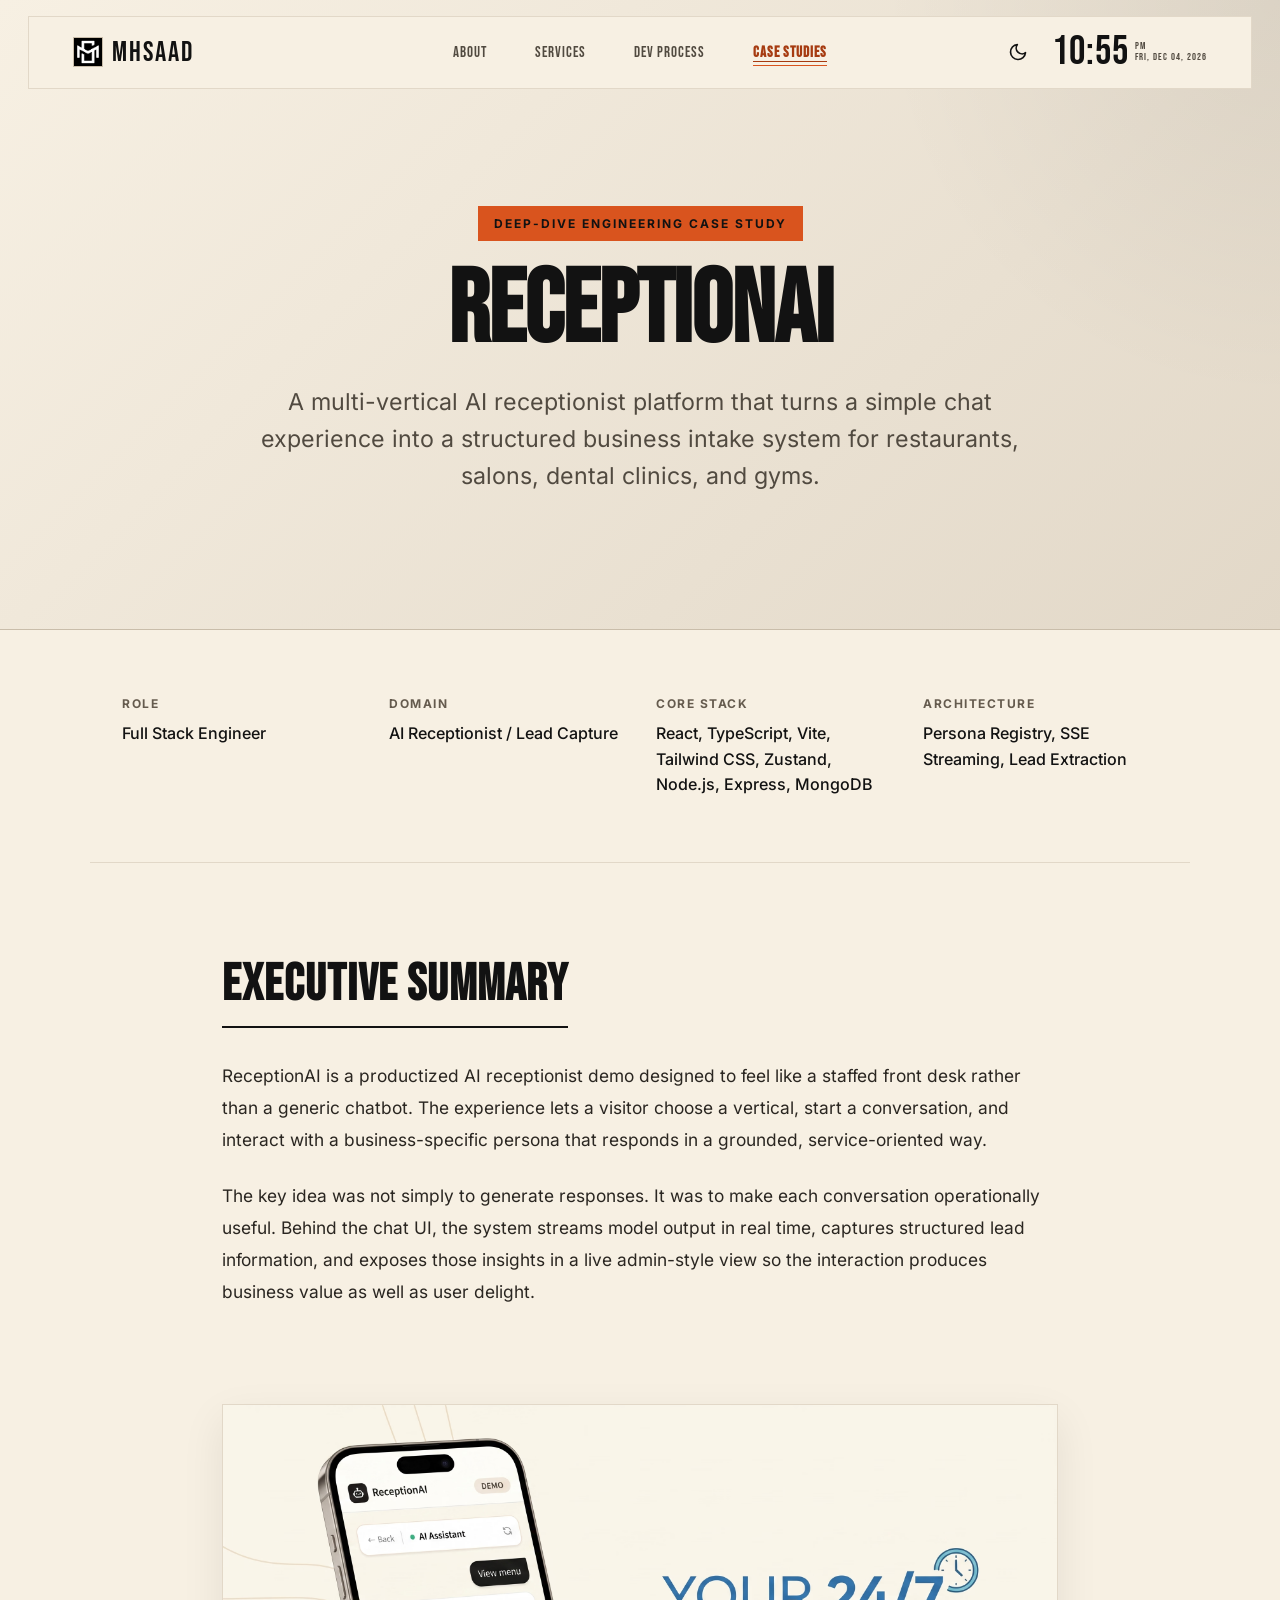
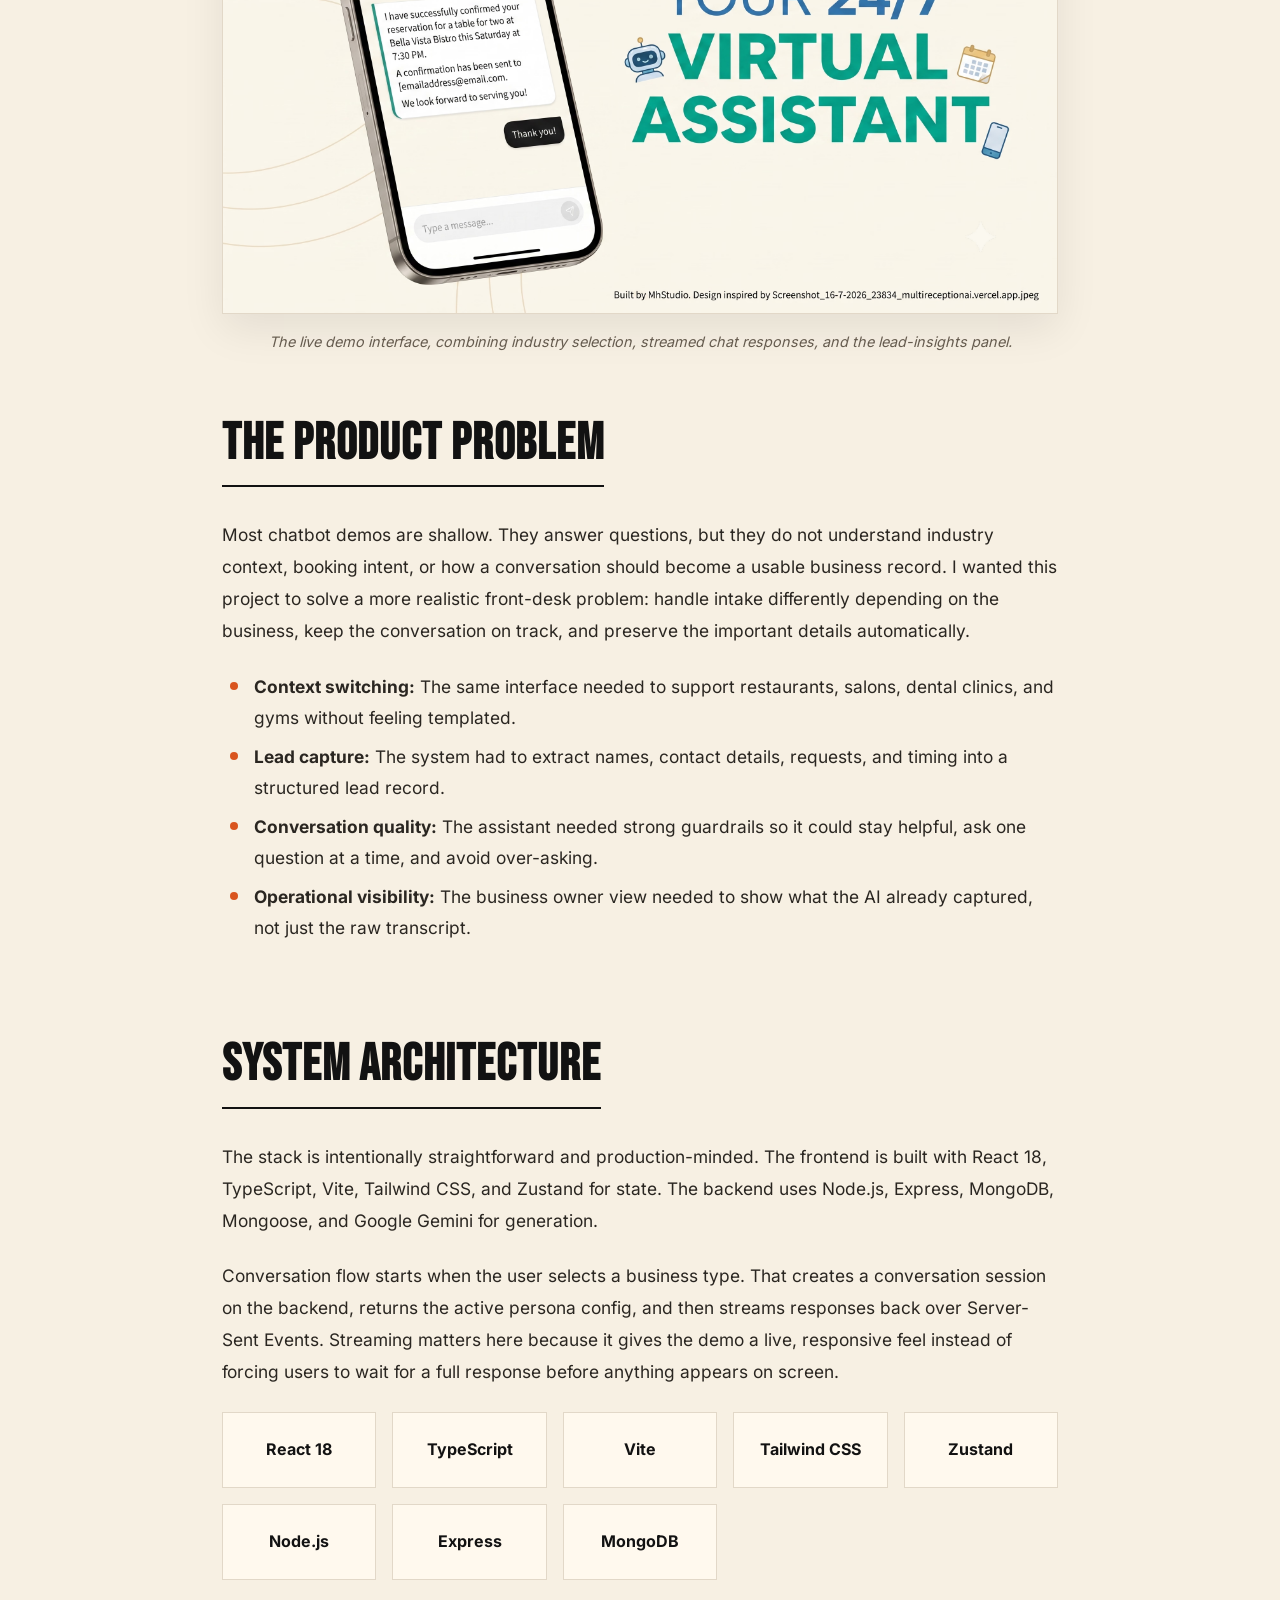
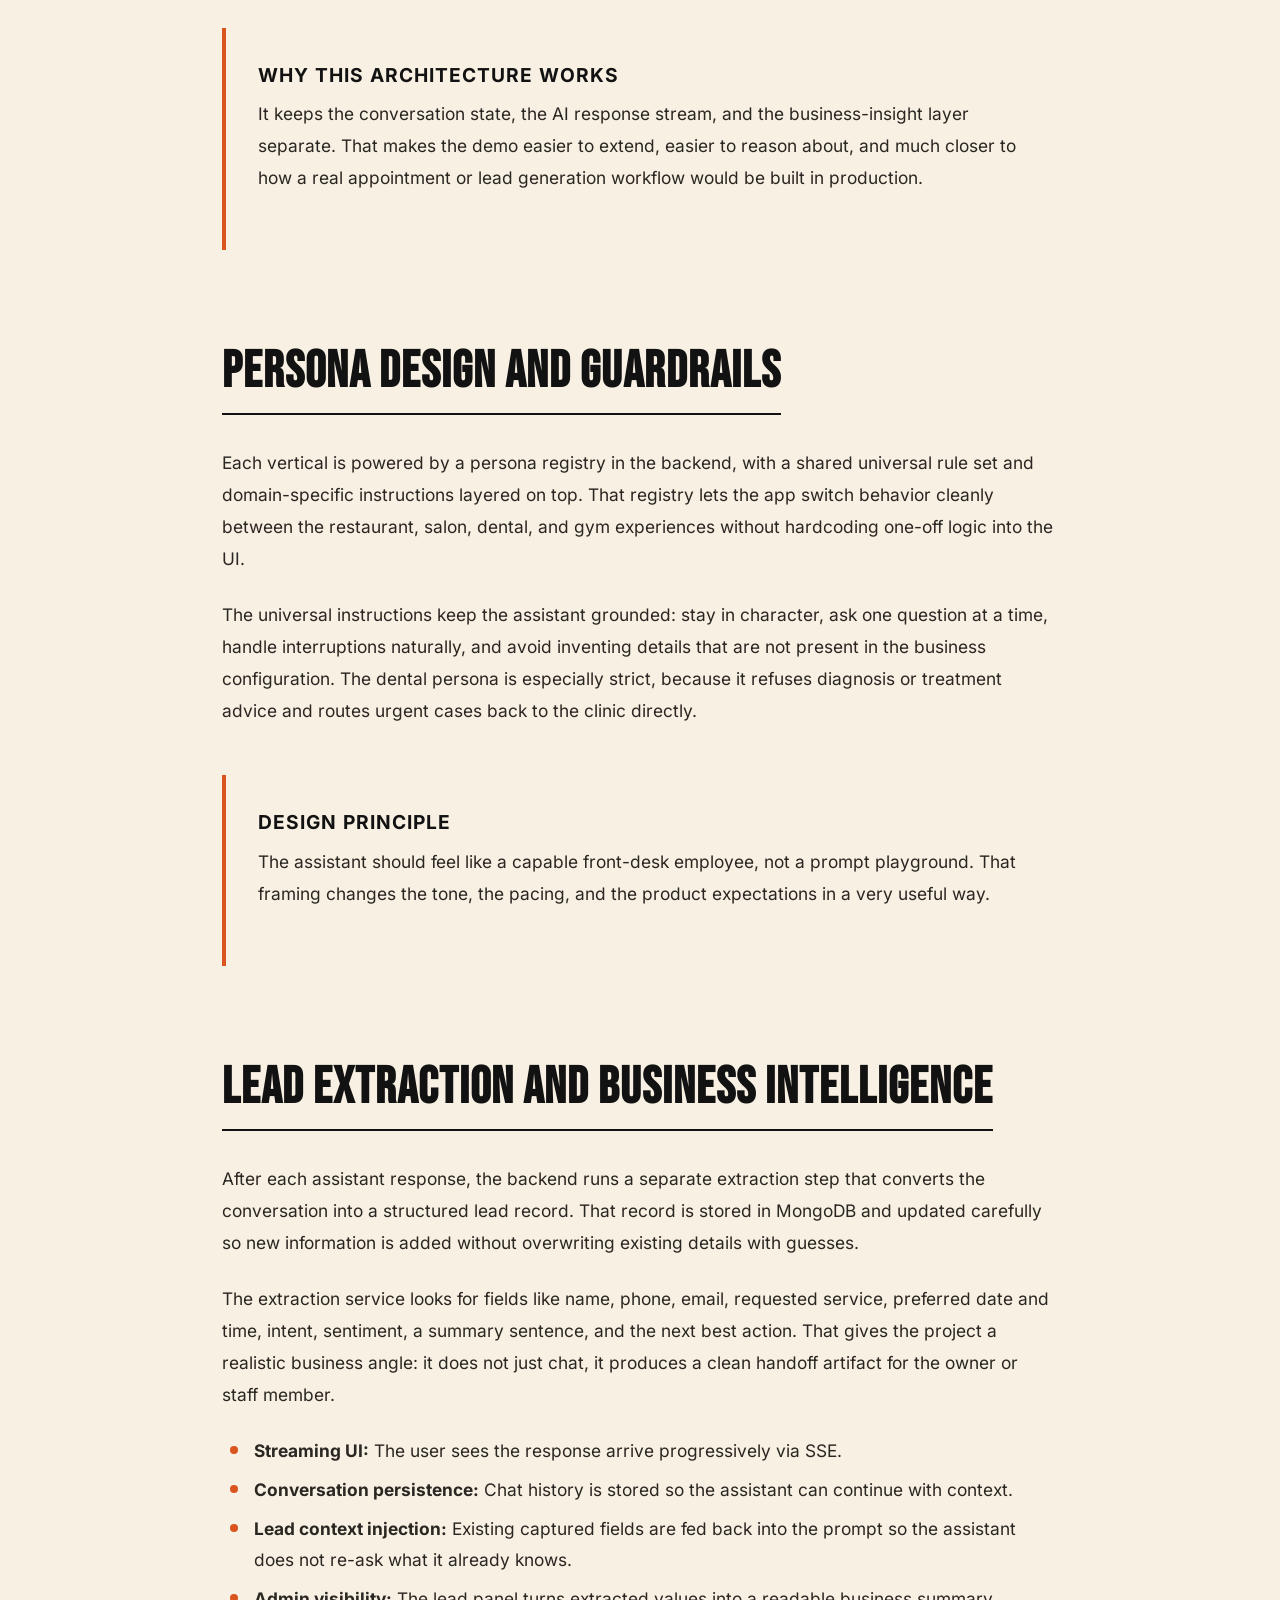
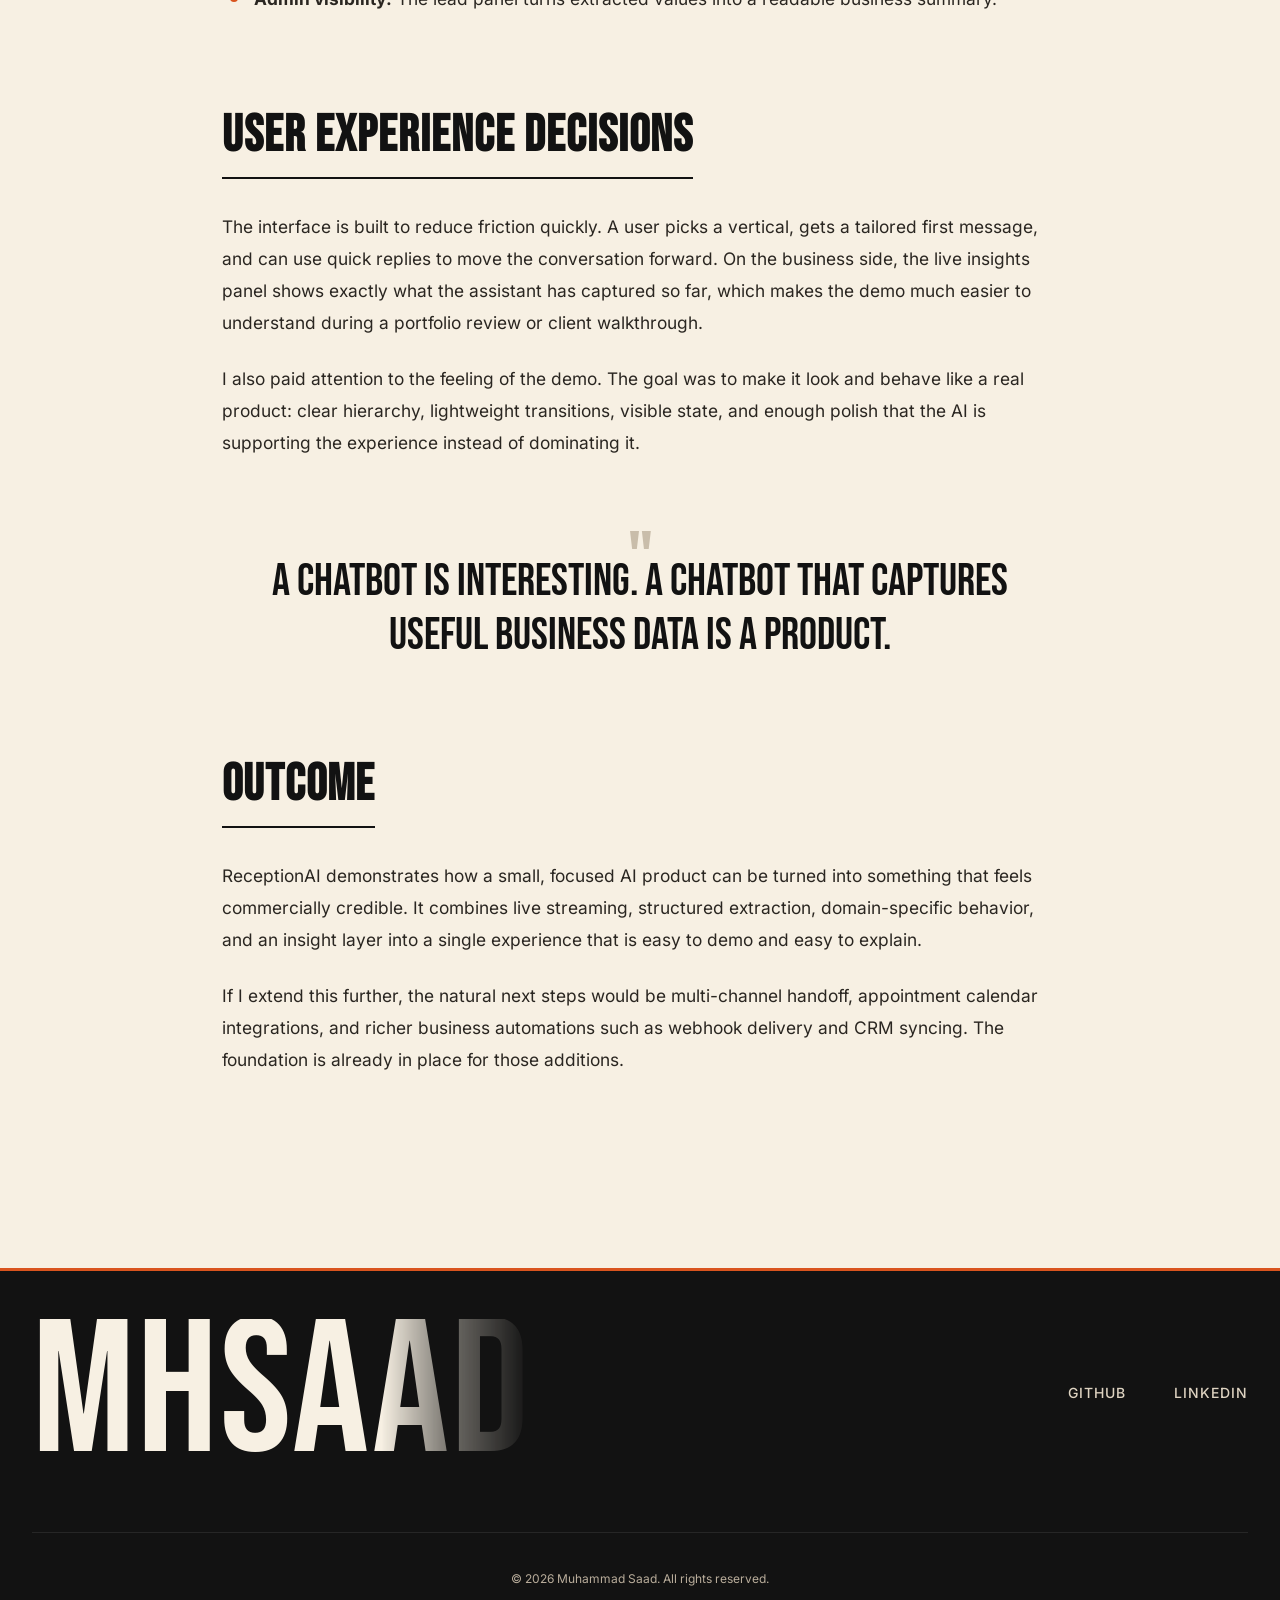
<file: ai-chatbot-case-study.html>
<!DOCTYPE html>
<html lang="en">
<head>
<meta charset="utf-8">
<meta content="width=device-width, initial-scale=1.0" name="viewport">
<meta content="ReceptionAI case study - a multi-vertical AI receptionist built for restaurants, salons, dental clinics, and gyms." name="description">
<title>ReceptionAI Case Study | Muhammad Saad</title>

<link href="images/msstudio.webp" rel="icon" type="image/jpeg">
<link rel="preload" href="fonts/JTUSjIg69CK48gW7PXoo9Wdhyzbi.woff2" as="font" type="font/woff2" crossorigin>
<style>:root{--color-black:var(--color-ink);--color-white:#FFF9EE;--color-gray-100:var(--color-cream);--color-gray-200:#E2D8C8;--color-gray-300:#C9BDAA;--color-gray-400:#756A5B;--color-gray-500:#655B4E;--color-gray-600:#514A40;--color-gray-700:#403A32;--color-gray-800:#2A2621;--color-gray-900:#1B1916;--font-display:'Bebas Neue',sans-serif;--font-body:'Inter',sans-serif;--spacing-xs:0.25rem;--spacing-sm:0.5rem;--spacing-md:1rem;--spacing-lg:1.5rem;--spacing-xl:2rem;--spacing-2xl:3rem;--spacing-3xl:4rem;--spacing-4xl:6rem;--container-max:1400px;--card-gap:1.5rem;--color-nav-scrolled:rgba(247, 240, 227, 0.95);--color-overlay-bg:rgba(255, 249, 238, 0.9);--color-overlay-btn:rgba(255, 249, 238, 0.96);--color-submit-bg:var(--color-accent);--color-submit-text:var(--color-ink);--color-submit-hover-bg:var(--color-accent-hover);--color-submit-hover-text:var(--color-ink);--color-skeleton-1:#E9E0D2;--color-skeleton-2:#FFF9EE;--color-cream:#F7F0E3;--color-ink:#121212;--color-accent:#D9541E;--color-accent-text:#A63B11;--color-accent-hover:#E96630;--color-accent-soft:#F5DFCF;}*,::after,::before{margin:0;padding:0;box-sizing:border-box}html{scroll-behavior:smooth;font-size:16px}body{font-family:var(--font-body);font-weight:400;line-height:1.6;color:var(--color-black);background-color:var(--color-gray-100);-webkit-font-smoothing:antialiased;-moz-osx-font-smoothing:grayscale}a{text-decoration:none;color:inherit}ul{list-style:none}img{max-width:100%;height:auto;display:block}button{font-family:inherit;border:none;background:0 0}.navbar{position:fixed;top:clamp(.5rem,1.5vw,1rem);left:clamp(.75rem,2.4vw,1.75rem);right:clamp(.75rem,2.4vw,1.75rem);z-index:1000;background-color:var(--color-gray-100);border:1px solid var(--color-gray-200)}.nav-container{max-width:var(--container-max);margin:0 auto;padding:var(--spacing-md) clamp(1.25rem,4vw,2.75rem);display:grid;grid-template-columns:1fr auto 1fr;column-gap:var(--spacing-lg);align-items:center;width:100%}.nav-logo{display:inline-flex;align-items:center;gap:.55rem;font-family:var(--font-display);font-size:1.75rem;letter-spacing:2px;color:var(--color-black)}.brand-logo-image{width:30px;height:30px;display:block;object-fit:cover;border:1px solid var(--color-gray-300)}.brand-logo-text{display:inline-flex;align-items:center;height:30px;line-height:1;transform:translateY(1px)}.nav-menu{display:flex;gap:var(--spacing-2xl);justify-self:center}.nav-meta{justify-self:end;display:flex;align-items:center;gap:1.25rem}.theme-toggle-btn{background:0 0;border:none;color:var(--color-black);display:flex;align-items:center;justify-content:center;padding:.25rem}.nav-datetime{display:flex;align-items:center;line-height:1;min-width:8.4rem;--nav-time-size:clamp(1.9rem, 3.2vw, 2.6rem);--nav-time-line-height:0.95}.nav-time-wrap{display:flex;align-items:flex-start;gap:.36rem}.nav-time-meta{display:flex;flex-direction:column;align-items:flex-start;justify-content:center;height:calc(var(--nav-time-size) * var(--nav-time-line-height));gap:.02rem}.nav-time{font-family:var(--font-display);font-size:var(--nav-time-size);letter-spacing:1px;line-height:var(--nav-time-line-height);font-weight:400}.nav-ampm{width:auto;text-align:left;font-size:.62rem;line-height:1;font-weight:300;letter-spacing:1.3px;text-transform:uppercase;color:var(--color-gray-600);font-family:var(--font-display)}.nav-date{width:auto;text-align:left;font-size:.62rem;line-height:1;font-weight:300;letter-spacing:1px;text-transform:uppercase;color:var(--color-gray-600);font-family:var(--font-display)}.nav-link{font-family:var(--font-display);font-size:.95rem;font-weight:300;text-transform:uppercase;letter-spacing:1px;color:var(--color-gray-600);position:relative}.nav-link::after{content:'';position:absolute;bottom:-4px;left:0;width:0;height:1px;background-color:var(--color-black)}.nav-toggle{display:none;flex-direction:column;gap:6px;padding:var(--spacing-sm)}.nav-toggle span{width:24px;height:2px;background-color:var(--color-black);transform-origin:center}@media (max-width:768px){:root{--spacing-xl:1.5rem;--spacing-2xl:2rem;--spacing-3xl:3rem;--spacing-4xl:4rem}.nav-menu{position:fixed;top:0;right:0;width:100%;height:100vh;flex-direction:column;align-items:center;justify-content:center;gap:var(--spacing-2xl);background-color:var(--color-white);transform:translateX(100%)}.nav-toggle{display:flex;z-index:100}.nav-link{font-size:1.5rem}.nav-container{grid-template-columns:1fr auto auto;gap:var(--spacing-md)}.nav-meta{display:flex;justify-content:flex-end}.nav-datetime{display:none}.nav-menu{position:fixed;top:calc(clamp(.5rem,1.5vw,1rem) + 4.8rem);left:clamp(.75rem,2.4vw,1.75rem);right:clamp(.75rem,2.4vw,1.75rem);width:auto;max-height:calc(100vh - 7.5rem);flex-direction:column;align-items:stretch;justify-content:flex-start;gap:var(--spacing-md);padding:var(--spacing-xl);background:linear-gradient(180deg,var(--color-white),var(--color-gray-100)),var(--color-white);border:1px solid var(--color-gray-200);box-shadow:0 28px 60px rgba(0,0,0,.12);border-radius:24px;transform:translate3d(0,-12px,0) scale(.985);opacity:0;visibility:hidden;overflow-y:auto;transform-origin:top center}.nav-menu li{opacity:0;transform:translateY(10px)}.nav-link{font-size:1.15rem;font-weight:700;letter-spacing:1.2px;width:100%;padding:.15rem 0}}::-webkit-scrollbar{width:8px}::-webkit-scrollbar-track{background:var(--color-gray-100)}::-webkit-scrollbar-thumb{background:var(--color-gray-400)}::-webkit-scrollbar-thumb:hover{background:var(--color-gray-600)}@media (prefers-reduced-motion:reduce){*,::after,::before{animation-duration:0s!important;animation-iteration-count:1!important}body{opacity:1}}@media (prefers-contrast:high){:root{--color-gray-200:#c0c0c0;--color-gray-400:#808080;--color-gray-500:#606060;--color-gray-600:#404040}}.cs-title{font-size:clamp(3.8rem,8vw,7rem)}.cs-subtitle{font-size:clamp(1.05rem,2vw,1.45rem)}
@font-face {
  font-family: 'Bebas Neue';
  font-style: normal;
  font-weight: 400;
  font-display: block;
  src: url(fonts/JTUSjIg69CK48gW7PXoo9Wdhyzbi.woff2) format('woff2');
  unicode-range: U+0100-02BA, U+02BD-02C5, U+02C7-02CC, U+02CE-02D7, U+02DD-02FF, U+0304, U+0308, U+0329, U+1D00-1DBF, U+1E00-1E9F, U+1EF2-1EFF, U+2020, U+20A0-20AB, U+20AD-20C0, U+2113, U+2C60-2C7F, U+A720-A7FF;
}

@font-face {
  font-family: 'Bebas Neue';
  font-style: normal;
  font-weight: 400;
  font-display: block;
  src: url(fonts/JTUSjIg69CK48gW7PXoo9Wlhyw.woff2) format('woff2');
  unicode-range: U+0000-00FF, U+0131, U+0152-0153, U+02BB-02BC, U+02C6, U+02DA, U+02DC, U+0304, U+0308, U+0329, U+2000-206F, U+20AC, U+2122, U+2191, U+2193, U+2212, U+2215, U+FEFF, U+FFFD;
}

@font-face {
  font-family: 'Inter';
  font-style: normal;
  font-weight: 300;
  font-display: swap;
  src: url(fonts/UcC73FwrK3iLTeHuS_nVMrMxCp50SjIa2JL7SUc.woff2) format('woff2');
  unicode-range: U+0460-052F, U+1C80-1C8A, U+20B4, U+2DE0-2DFF, U+A640-A69F, U+FE2E-FE2F;
}

@font-face {
  font-family: 'Inter';
  font-style: normal;
  font-weight: 300;
  font-display: swap;
  src: url(fonts/UcC73FwrK3iLTeHuS_nVMrMxCp50SjIa0ZL7SUc.woff2) format('woff2');
  unicode-range: U+0301, U+0400-045F, U+0490-0491, U+04B0-04B1, U+2116;
}

@font-face {
  font-family: 'Inter';
  font-style: normal;
  font-weight: 300;
  font-display: swap;
  src: url(fonts/UcC73FwrK3iLTeHuS_nVMrMxCp50SjIa2ZL7SUc.woff2) format('woff2');
  unicode-range: U+1F00-1FFF;
}

@font-face {
  font-family: 'Inter';
  font-style: normal;
  font-weight: 300;
  font-display: swap;
  src: url(fonts/UcC73FwrK3iLTeHuS_nVMrMxCp50SjIa1pL7SUc.woff2) format('woff2');
  unicode-range: U+0370-0377, U+037A-037F, U+0384-038A, U+038C, U+038E-03A1, U+03A3-03FF;
}

@font-face {
  font-family: 'Inter';
  font-style: normal;
  font-weight: 300;
  font-display: swap;
  src: url(fonts/UcC73FwrK3iLTeHuS_nVMrMxCp50SjIa2pL7SUc.woff2) format('woff2');
  unicode-range: U+0102-0103, U+0110-0111, U+0128-0129, U+0168-0169, U+01A0-01A1, U+01AF-01B0, U+0300-0301, U+0303-0304, U+0308-0309, U+0323, U+0329, U+1EA0-1EF9, U+20AB;
}

@font-face {
  font-family: 'Inter';
  font-style: normal;
  font-weight: 300;
  font-display: swap;
  src: url(fonts/UcC73FwrK3iLTeHuS_nVMrMxCp50SjIa25L7SUc.woff2) format('woff2');
  unicode-range: U+0100-02BA, U+02BD-02C5, U+02C7-02CC, U+02CE-02D7, U+02DD-02FF, U+0304, U+0308, U+0329, U+1D00-1DBF, U+1E00-1E9F, U+1EF2-1EFF, U+2020, U+20A0-20AB, U+20AD-20C0, U+2113, U+2C60-2C7F, U+A720-A7FF;
}

@font-face {
  font-family: 'Inter';
  font-style: normal;
  font-weight: 300;
  font-display: swap;
  src: url(fonts/UcC73FwrK3iLTeHuS_nVMrMxCp50SjIa1ZL7.woff2) format('woff2');
  unicode-range: U+0000-00FF, U+0131, U+0152-0153, U+02BB-02BC, U+02C6, U+02DA, U+02DC, U+0304, U+0308, U+0329, U+2000-206F, U+20AC, U+2122, U+2191, U+2193, U+2212, U+2215, U+FEFF, U+FFFD;
}

@font-face {
  font-family: 'Inter';
  font-style: normal;
  font-weight: 400;
  font-display: swap;
  src: url(fonts/UcC73FwrK3iLTeHuS_nVMrMxCp50SjIa2JL7SUc.woff2) format('woff2');
  unicode-range: U+0460-052F, U+1C80-1C8A, U+20B4, U+2DE0-2DFF, U+A640-A69F, U+FE2E-FE2F;
}

@font-face {
  font-family: 'Inter';
  font-style: normal;
  font-weight: 400;
  font-display: swap;
  src: url(fonts/UcC73FwrK3iLTeHuS_nVMrMxCp50SjIa0ZL7SUc.woff2) format('woff2');
  unicode-range: U+0301, U+0400-045F, U+0490-0491, U+04B0-04B1, U+2116;
}

@font-face {
  font-family: 'Inter';
  font-style: normal;
  font-weight: 400;
  font-display: swap;
  src: url(fonts/UcC73FwrK3iLTeHuS_nVMrMxCp50SjIa2ZL7SUc.woff2) format('woff2');
  unicode-range: U+1F00-1FFF;
}

@font-face {
  font-family: 'Inter';
  font-style: normal;
  font-weight: 400;
  font-display: swap;
  src: url(fonts/UcC73FwrK3iLTeHuS_nVMrMxCp50SjIa1pL7SUc.woff2) format('woff2');
  unicode-range: U+0370-0377, U+037A-037F, U+0384-038A, U+038C, U+038E-03A1, U+03A3-03FF;
}

@font-face {
  font-family: 'Inter';
  font-style: normal;
  font-weight: 400;
  font-display: swap;
  src: url(fonts/UcC73FwrK3iLTeHuS_nVMrMxCp50SjIa2pL7SUc.woff2) format('woff2');
  unicode-range: U+0102-0103, U+0110-0111, U+0128-0129, U+0168-0169, U+01A0-01A1, U+01AF-01B0, U+0300-0301, U+0303-0304, U+0308-0309, U+0323, U+0329, U+1EA0-1EF9, U+20AB;
}

@font-face {
  font-family: 'Inter';
  font-style: normal;
  font-weight: 400;
  font-display: swap;
  src: url(fonts/UcC73FwrK3iLTeHuS_nVMrMxCp50SjIa25L7SUc.woff2) format('woff2');
  unicode-range: U+0100-02BA, U+02BD-02C5, U+02C7-02CC, U+02CE-02D7, U+02DD-02FF, U+0304, U+0308, U+0329, U+1D00-1DBF, U+1E00-1E9F, U+1EF2-1EFF, U+2020, U+20A0-20AB, U+20AD-20C0, U+2113, U+2C60-2C7F, U+A720-A7FF;
}

@font-face {
  font-family: 'Inter';
  font-style: normal;
  font-weight: 400;
  font-display: swap;
  src: url(fonts/UcC73FwrK3iLTeHuS_nVMrMxCp50SjIa1ZL7.woff2) format('woff2');
  unicode-range: U+0000-00FF, U+0131, U+0152-0153, U+02BB-02BC, U+02C6, U+02DA, U+02DC, U+0304, U+0308, U+0329, U+2000-206F, U+20AC, U+2122, U+2191, U+2193, U+2212, U+2215, U+FEFF, U+FFFD;
}

@font-face {
  font-family: 'Inter';
  font-style: normal;
  font-weight: 500;
  font-display: swap;
  src: url(fonts/UcC73FwrK3iLTeHuS_nVMrMxCp50SjIa2JL7SUc.woff2) format('woff2');
  unicode-range: U+0460-052F, U+1C80-1C8A, U+20B4, U+2DE0-2DFF, U+A640-A69F, U+FE2E-FE2F;
}

@font-face {
  font-family: 'Inter';
  font-style: normal;
  font-weight: 500;
  font-display: swap;
  src: url(fonts/UcC73FwrK3iLTeHuS_nVMrMxCp50SjIa0ZL7SUc.woff2) format('woff2');
  unicode-range: U+0301, U+0400-045F, U+0490-0491, U+04B0-04B1, U+2116;
}

@font-face {
  font-family: 'Inter';
  font-style: normal;
  font-weight: 500;
  font-display: swap;
  src: url(fonts/UcC73FwrK3iLTeHuS_nVMrMxCp50SjIa2ZL7SUc.woff2) format('woff2');
  unicode-range: U+1F00-1FFF;
}

@font-face {
  font-family: 'Inter';
  font-style: normal;
  font-weight: 500;
  font-display: swap;
  src: url(fonts/UcC73FwrK3iLTeHuS_nVMrMxCp50SjIa1pL7SUc.woff2) format('woff2');
  unicode-range: U+0370-0377, U+037A-037F, U+0384-038A, U+038C, U+038E-03A1, U+03A3-03FF;
}

@font-face {
  font-family: 'Inter';
  font-style: normal;
  font-weight: 500;
  font-display: swap;
  src: url(fonts/UcC73FwrK3iLTeHuS_nVMrMxCp50SjIa2pL7SUc.woff2) format('woff2');
  unicode-range: U+0102-0103, U+0110-0111, U+0128-0129, U+0168-0169, U+01A0-01A1, U+01AF-01B0, U+0300-0301, U+0303-0304, U+0308-0309, U+0323, U+0329, U+1EA0-1EF9, U+20AB;
}

@font-face {
  font-family: 'Inter';
  font-style: normal;
  font-weight: 500;
  font-display: swap;
  src: url(fonts/UcC73FwrK3iLTeHuS_nVMrMxCp50SjIa25L7SUc.woff2) format('woff2');
  unicode-range: U+0100-02BA, U+02BD-02C5, U+02C7-02CC, U+02CE-02D7, U+02DD-02FF, U+0304, U+0308, U+0329, U+1D00-1DBF, U+1E00-1E9F, U+1EF2-1EFF, U+2020, U+20A0-20AB, U+20AD-20C0, U+2113, U+2C60-2C7F, U+A720-A7FF;
}

@font-face {
  font-family: 'Inter';
  font-style: normal;
  font-weight: 500;
  font-display: swap;
  src: url(fonts/UcC73FwrK3iLTeHuS_nVMrMxCp50SjIa1ZL7.woff2) format('woff2');
  unicode-range: U+0000-00FF, U+0131, U+0152-0153, U+02BB-02BC, U+02C6, U+02DA, U+02DC, U+0304, U+0308, U+0329, U+2000-206F, U+20AC, U+2122, U+2191, U+2193, U+2212, U+2215, U+FEFF, U+FFFD;
}

@font-face {
  font-family: 'Inter';
  font-style: normal;
  font-weight: 600;
  font-display: swap;
  src: url(fonts/UcC73FwrK3iLTeHuS_nVMrMxCp50SjIa2JL7SUc.woff2) format('woff2');
  unicode-range: U+0460-052F, U+1C80-1C8A, U+20B4, U+2DE0-2DFF, U+A640-A69F, U+FE2E-FE2F;
}

@font-face {
  font-family: 'Inter';
  font-style: normal;
  font-weight: 600;
  font-display: swap;
  src: url(fonts/UcC73FwrK3iLTeHuS_nVMrMxCp50SjIa0ZL7SUc.woff2) format('woff2');
  unicode-range: U+0301, U+0400-045F, U+0490-0491, U+04B0-04B1, U+2116;
}

@font-face {
  font-family: 'Inter';
  font-style: normal;
  font-weight: 600;
  font-display: swap;
  src: url(fonts/UcC73FwrK3iLTeHuS_nVMrMxCp50SjIa2ZL7SUc.woff2) format('woff2');
  unicode-range: U+1F00-1FFF;
}

@font-face {
  font-family: 'Inter';
  font-style: normal;
  font-weight: 600;
  font-display: swap;
  src: url(fonts/UcC73FwrK3iLTeHuS_nVMrMxCp50SjIa1pL7SUc.woff2) format('woff2');
  unicode-range: U+0370-0377, U+037A-037F, U+0384-038A, U+038C, U+038E-03A1, U+03A3-03FF;
}

@font-face {
  font-family: 'Inter';
  font-style: normal;
  font-weight: 600;
  font-display: swap;
  src: url(fonts/UcC73FwrK3iLTeHuS_nVMrMxCp50SjIa2pL7SUc.woff2) format('woff2');
  unicode-range: U+0102-0103, U+0110-0111, U+0128-0129, U+0168-0169, U+01A0-01A1, U+01AF-01B0, U+0300-0301, U+0303-0304, U+0308-0309, U+0323, U+0329, U+1EA0-1EF9, U+20AB;
}

@font-face {
  font-family: 'Inter';
  font-style: normal;
  font-weight: 600;
  font-display: swap;
  src: url(fonts/UcC73FwrK3iLTeHuS_nVMrMxCp50SjIa25L7SUc.woff2) format('woff2');
  unicode-range: U+0100-02BA, U+02BD-02C5, U+02C7-02CC, U+02CE-02D7, U+02DD-02FF, U+0304, U+0308, U+0329, U+1D00-1DBF, U+1E00-1E9F, U+1EF2-1EFF, U+2020, U+20A0-20AB, U+20AD-20C0, U+2113, U+2C60-2C7F, U+A720-A7FF;
}

@font-face {
  font-family: 'Inter';
  font-style: normal;
  font-weight: 600;
  font-display: swap;
  src: url(fonts/UcC73FwrK3iLTeHuS_nVMrMxCp50SjIa1ZL7.woff2) format('woff2');
  unicode-range: U+0000-00FF, U+0131, U+0152-0153, U+02BB-02BC, U+02C6, U+02DA, U+02DC, U+0304, U+0308, U+0329, U+2000-206F, U+20AC, U+2122, U+2191, U+2193, U+2212, U+2215, U+FEFF, U+FFFD;
}

@font-face {
  font-family: 'Inter';
  font-style: normal;
  font-weight: 700;
  font-display: swap;
  src: url(fonts/UcC73FwrK3iLTeHuS_nVMrMxCp50SjIa2JL7SUc.woff2) format('woff2');
  unicode-range: U+0460-052F, U+1C80-1C8A, U+20B4, U+2DE0-2DFF, U+A640-A69F, U+FE2E-FE2F;
}

@font-face {
  font-family: 'Inter';
  font-style: normal;
  font-weight: 700;
  font-display: swap;
  src: url(fonts/UcC73FwrK3iLTeHuS_nVMrMxCp50SjIa0ZL7SUc.woff2) format('woff2');
  unicode-range: U+0301, U+0400-045F, U+0490-0491, U+04B0-04B1, U+2116;
}

@font-face {
  font-family: 'Inter';
  font-style: normal;
  font-weight: 700;
  font-display: swap;
  src: url(fonts/UcC73FwrK3iLTeHuS_nVMrMxCp50SjIa2ZL7SUc.woff2) format('woff2');
  unicode-range: U+1F00-1FFF;
}

@font-face {
  font-family: 'Inter';
  font-style: normal;
  font-weight: 700;
  font-display: swap;
  src: url(fonts/UcC73FwrK3iLTeHuS_nVMrMxCp50SjIa1pL7SUc.woff2) format('woff2');
  unicode-range: U+0370-0377, U+037A-037F, U+0384-038A, U+038C, U+038E-03A1, U+03A3-03FF;
}

@font-face {
  font-family: 'Inter';
  font-style: normal;
  font-weight: 700;
  font-display: swap;
  src: url(fonts/UcC73FwrK3iLTeHuS_nVMrMxCp50SjIa2pL7SUc.woff2) format('woff2');
  unicode-range: U+0102-0103, U+0110-0111, U+0128-0129, U+0168-0169, U+01A0-01A1, U+01AF-01B0, U+0300-0301, U+0303-0304, U+0308-0309, U+0323, U+0329, U+1EA0-1EF9, U+20AB;
}

@font-face {
  font-family: 'Inter';
  font-style: normal;
  font-weight: 700;
  font-display: swap;
  src: url(fonts/UcC73FwrK3iLTeHuS_nVMrMxCp50SjIa25L7SUc.woff2) format('woff2');
  unicode-range: U+0100-02BA, U+02BD-02C5, U+02C7-02CC, U+02CE-02D7, U+02DD-02FF, U+0304, U+0308, U+0329, U+1D00-1DBF, U+1E00-1E9F, U+1EF2-1EFF, U+2020, U+20A0-20AB, U+20AD-20C0, U+2113, U+2C60-2C7F, U+A720-A7FF;
}

@font-face {
  font-family: 'Inter';
  font-style: normal;
  font-weight: 700;
  font-display: swap;
  src: url(fonts/UcC73FwrK3iLTeHuS_nVMrMxCp50SjIa1ZL7.woff2) format('woff2');
  unicode-range: U+0000-00FF, U+0131, U+0152-0153, U+02BB-02BC, U+02C6, U+02DA, U+02DC, U+0304, U+0308, U+0329, U+2000-206F, U+20AC, U+2122, U+2191, U+2193, U+2212, U+2215, U+FEFF, U+FFFD;
}
</style><style>
    .case-study-hero {
        min-height: 70vh;
        display: flex;
        align-items: center;
        justify-content: center;
        position: relative;
        background:
            radial-gradient(circle at top right, rgba(0, 0, 0, 0.06), transparent 28%),
            linear-gradient(135deg, var(--color-gray-100) 0%, var(--color-gray-200) 100%);
        padding: 120px var(--spacing-xl) var(--spacing-2xl);
        overflow: hidden;
        border-bottom: 1px solid var(--color-gray-300);
    }

    .cs-hero-content {
        max-width: 980px;
        text-align: center;
        z-index: 2;
    }

    .cs-badge {
        display: inline-block;
        padding: 0.5rem 1rem;
        font-size: 0.75rem;
        font-weight: 700;
        text-transform: uppercase;
        letter-spacing: 2px;
        color: var(--color-white);
        background-color: var(--color-black);
        margin-bottom: var(--spacing-lg);
    }

    .cs-title {
        font-family: var(--font-display);
        font-size: clamp(3.8rem, 8vw, 7rem);
        line-height: 0.92;
        letter-spacing: -1px;
        color: var(--color-black);
        margin-bottom: var(--spacing-lg);
        text-transform: uppercase;
    }

    .cs-subtitle {
        font-size: clamp(1.05rem, 2vw, 1.45rem);
        color: var(--color-gray-600);
        max-width: 820px;
        margin: 0 auto;
        line-height: 1.6;
    }

    .cs-meta-grid {
        display: grid;
        grid-template-columns: repeat(auto-fit, minmax(200px, 1fr));
        gap: var(--spacing-xl);
        max-width: 1100px;
        margin: 0 auto;
        padding: var(--spacing-3xl) var(--spacing-xl);
        border-bottom: 1px solid var(--color-gray-200);
    }

    .cs-meta-item {
        display: flex;
        flex-direction: column;
        gap: var(--spacing-sm);
    }

    .cs-meta-label {
        font-size: 0.75rem;
        font-weight: 700;
        text-transform: uppercase;
        letter-spacing: 1.5px;
        color: var(--color-gray-500);
    }

    .cs-meta-value {
        font-size: 1rem;
        font-weight: 500;
        color: var(--color-black);
    }

    .case-study-body {
        max-width: 900px;
        margin: 0 auto;
        padding: var(--spacing-4xl) var(--spacing-xl);
    }

    .cs-section {
        margin-bottom: var(--spacing-4xl);
    }

    .cs-section-title {
        font-family: var(--font-display);
        font-size: clamp(2.4rem, 4vw, 3.4rem);
        line-height: 1;
        letter-spacing: 1px;
        color: var(--color-black);
        margin-bottom: var(--spacing-xl);
        padding-bottom: var(--spacing-md);
        border-bottom: 2px solid var(--color-black);
        display: inline-block;
        text-transform: uppercase;
    }

    .cs-text {
        font-size: 1.08rem;
        line-height: 1.85;
        color: var(--color-gray-800);
        margin-bottom: var(--spacing-lg);
    }

    .cs-list {
        margin-bottom: var(--spacing-lg);
        padding-left: var(--spacing-xl);
    }

    .cs-list li {
        font-size: 1.08rem;
        line-height: 1.8;
        color: var(--color-gray-800);
        margin-bottom: var(--spacing-sm);
        position: relative;
    }

    .cs-list li::before {
        content: '';
        position: absolute;
        left: -1.5rem;
        top: 0.7rem;
        width: 8px;
        height: 8px;
        background-color: var(--color-black);
        border-radius: 50%;
    }

    .cs-highlight-box {
        background-color: var(--color-gray-100);
        border-left: 4px solid var(--color-black);
        padding: var(--spacing-xl);
        margin: var(--spacing-2xl) 0;
    }

    .cs-highlight-box h4 {
        font-size: 1.2rem;
        font-weight: 700;
        margin-bottom: var(--spacing-sm);
        text-transform: uppercase;
        letter-spacing: 1px;
    }

    .cs-image {
        width: 100%;
        height: auto;
        margin: var(--spacing-2xl) 0 var(--spacing-md);
        border: 1px solid var(--color-gray-200);
        box-shadow: 0 15px 40px rgba(0, 0, 0, 0.08);
    }

    .cs-image-caption {
        text-align: center;
        font-size: 0.9rem;
        color: var(--color-gray-500);
        margin-bottom: var(--spacing-3xl);
        font-style: italic;
    }

    .cs-tech-grid {
        display: grid;
        grid-template-columns: repeat(auto-fit, minmax(150px, 1fr));
        gap: var(--spacing-md);
        margin-top: var(--spacing-lg);
    }

    .cs-tech-card {
        background-color: var(--color-white);
        border: 1px solid var(--color-gray-200);
        padding: var(--spacing-lg);
        text-align: center;
        transition: transform var(--transition-fast), box-shadow var(--transition-fast);
    }

    .cs-tech-card:hover {
        transform: translateY(-4px);
        box-shadow: 0 10px 20px rgba(0, 0, 0, 0.05);
    }

    .cs-tech-name {
        font-weight: 700;
        font-size: 1rem;
        color: var(--color-black);
    }

    .cs-quote {
        font-family: var(--font-display);
        font-size: clamp(2rem, 3.5vw, 3rem);
        line-height: 1.2;
        color: var(--color-black);
        text-align: center;
        margin: var(--spacing-4xl) 0;
        padding: 0 var(--spacing-xl);
        position: relative;
    }

    .cs-quote::before {
        content: '"';
        font-size: 5rem;
        color: var(--color-gray-300);
        position: absolute;
        top: -2.5rem;
        left: 50%;
        transform: translateX(-50%);
    }

    @media (max-width: 768px) {
        .case-study-hero {
            min-height: 50vh;
            padding-top: 100px;
        }

        .cs-section-title {
            border-bottom-width: 1px;
        }
    }
</style>
<link rel="preload" href="styles.min.css?v=cream-orange-2" as="style" onload="this.onload=null;this.rel='stylesheet'">
<noscript><link rel="stylesheet" href="styles.min.css?v=cream-orange-2"></noscript>
</head>
<body>
<nav class="navbar">
    <div class="nav-container">
        <a aria-label="MsStudio" class="nav-logo" href="index.html#hero">
            <img alt="MsStudio logo" class="brand-logo-image" width="150" height="150" src="images/msstudio.webp"/>
            <span class="brand-logo-text">MhSaad</span>
        </a>
        <ul class="nav-menu">
            <li><a class="nav-link" href="about.html">About</a></li>
            <li><a class="nav-link" href="services.html">Services</a></li>
            <li><a class="nav-link" href="dev-process.html">Dev Process</a></li>
            <li><a class="nav-link" href="case-studies.html">Case Studies</a></li>
        </ul>
        <div class="nav-meta">
            <button aria-label="Toggle dark mode" class="theme-toggle-btn" id="themeToggle">
                <svg class="sun-icon" fill="none" height="20" stroke="currentColor" stroke-linecap="round" stroke-linejoin="round" stroke-width="2" style="display: none;" viewBox="0 0 24 24" width="20" xmlns="http://www.w3.org/2000/svg"><circle cx="12" cy="12" r="5"></circle><line x1="12" x2="12" y1="1" y2="3"></line><line x1="12" x2="12" y1="21" y2="23"></line><line x1="4.22" x2="5.64" y1="4.22" y2="5.64"></line><line x1="18.36" x2="19.78" y1="18.36" y2="19.78"></line><line x1="1" x2="3" y1="12" y2="12"></line><line x1="21" x2="23" y1="12" y2="12"></line><line x1="4.22" x2="5.64" y1="19.78" y2="18.36"></line><line x1="18.36" x2="19.78" y1="5.64" y2="4.22"></line></svg>
                <svg class="moon-icon" fill="none" height="20" stroke="currentColor" stroke-linecap="round" stroke-linejoin="round" stroke-width="2" viewBox="0 0 24 24" width="20" xmlns="http://www.w3.org/2000/svg"><path d="M21 12.79A9 9 0 1 1 11.21 3 7 7 0 0 0 21 12.79z"></path></svg>
            </button>
            <div aria-live="polite" class="nav-datetime">
                <div class="nav-time-wrap">
                    <span class="nav-time" id="navTime">12:00</span>
                    <div class="nav-time-meta">
                        <span class="nav-ampm" id="navAmPm">AM</span>
                        <span class="nav-date" id="navDate">THU, 26 MAR 2026</span>
                    </div>
                </div>
            </div>
        </div>
        <button aria-label="Toggle navigation" class="nav-toggle">
            <span></span>
            <span></span>
        </button>
    </div>
</nav>

<main>
<header class="case-study-hero">
<div class="cs-hero-content">
<span class="cs-badge">Deep-Dive Engineering Case Study</span>
<h1 class="cs-title">ReceptionAI</h1>
<p class="cs-subtitle">A multi-vertical AI receptionist platform that turns a simple chat experience into a structured business intake system for restaurants, salons, dental clinics, and gyms.</p>
</div>
</header>

<div class="cs-meta-grid">
<div class="cs-meta-item">
<span class="cs-meta-label">Role</span>
<span class="cs-meta-value">Full Stack Engineer</span>
</div>
<div class="cs-meta-item">
<span class="cs-meta-label">Domain</span>
<span class="cs-meta-value">AI Receptionist / Lead Capture</span>
</div>
<div class="cs-meta-item">
<span class="cs-meta-label">Core Stack</span>
<span class="cs-meta-value">React, TypeScript, Vite, Tailwind CSS, Zustand, Node.js, Express, MongoDB</span>
</div>
<div class="cs-meta-item">
<span class="cs-meta-label">Architecture</span>
<span class="cs-meta-value">Persona Registry, SSE Streaming, Lead Extraction</span>
</div>
</div>

<main class="case-study-body">
<section class="cs-section">
<h2 class="cs-section-title">Executive Summary</h2>
<p class="cs-text">ReceptionAI is a productized AI receptionist demo designed to feel like a staffed front desk rather than a generic chatbot. The experience lets a visitor choose a vertical, start a conversation, and interact with a business-specific persona that responds in a grounded, service-oriented way.</p>
<p class="cs-text">The key idea was not simply to generate responses. It was to make each conversation operationally useful. Behind the chat UI, the system streams model output in real time, captures structured lead information, and exposes those insights in a live admin-style view so the interaction produces business value as well as user delight.</p>
</section>

<img width="2624" height="1600" src="images/AI_Chatbot/Multi-vertical-Ai-receptionist-chatbot.avif" alt="ReceptionAI interface preview" class="cs-image"/>
<div class="cs-image-caption">The live demo interface, combining industry selection, streamed chat responses, and the lead-insights panel.</div>

<section class="cs-section">
<h2 class="cs-section-title">The Product Problem</h2>
<p class="cs-text">Most chatbot demos are shallow. They answer questions, but they do not understand industry context, booking intent, or how a conversation should become a usable business record. I wanted this project to solve a more realistic front-desk problem: handle intake differently depending on the business, keep the conversation on track, and preserve the important details automatically.</p>
<ul class="cs-list">
<li><strong>Context switching:</strong> The same interface needed to support restaurants, salons, dental clinics, and gyms without feeling templated.</li>
<li><strong>Lead capture:</strong> The system had to extract names, contact details, requests, and timing into a structured lead record.</li>
<li><strong>Conversation quality:</strong> The assistant needed strong guardrails so it could stay helpful, ask one question at a time, and avoid over-asking.</li>
<li><strong>Operational visibility:</strong> The business owner view needed to show what the AI already captured, not just the raw transcript.</li>
</ul>
</section>

<section class="cs-section">
<h2 class="cs-section-title">System Architecture</h2>
<p class="cs-text">The stack is intentionally straightforward and production-minded. The frontend is built with React 18, TypeScript, Vite, Tailwind CSS, and Zustand for state. The backend uses Node.js, Express, MongoDB, Mongoose, and Google Gemini for generation.</p>
<p class="cs-text">Conversation flow starts when the user selects a business type. That creates a conversation session on the backend, returns the active persona config, and then streams responses back over Server-Sent Events. Streaming matters here because it gives the demo a live, responsive feel instead of forcing users to wait for a full response before anything appears on screen.</p>

<div class="cs-tech-grid">
<div class="cs-tech-card"><div class="cs-tech-name">React 18</div></div>
<div class="cs-tech-card"><div class="cs-tech-name">TypeScript</div></div>
<div class="cs-tech-card"><div class="cs-tech-name">Vite</div></div>
<div class="cs-tech-card"><div class="cs-tech-name">Tailwind CSS</div></div>
<div class="cs-tech-card"><div class="cs-tech-name">Zustand</div></div>
<div class="cs-tech-card"><div class="cs-tech-name">Node.js</div></div>
<div class="cs-tech-card"><div class="cs-tech-name">Express</div></div>
<div class="cs-tech-card"><div class="cs-tech-name">MongoDB</div></div>
</div>

<div class="cs-highlight-box">
<h4>Why this architecture works</h4>
<p class="cs-text">It keeps the conversation state, the AI response stream, and the business-insight layer separate. That makes the demo easier to extend, easier to reason about, and much closer to how a real appointment or lead generation workflow would be built in production.</p>
</div>
</section>

<section class="cs-section">
<h2 class="cs-section-title">Persona Design And Guardrails</h2>
<p class="cs-text">Each vertical is powered by a persona registry in the backend, with a shared universal rule set and domain-specific instructions layered on top. That registry lets the app switch behavior cleanly between the restaurant, salon, dental, and gym experiences without hardcoding one-off logic into the UI.</p>
<p class="cs-text">The universal instructions keep the assistant grounded: stay in character, ask one question at a time, handle interruptions naturally, and avoid inventing details that are not present in the business configuration. The dental persona is especially strict, because it refuses diagnosis or treatment advice and routes urgent cases back to the clinic directly.</p>
<div class="cs-highlight-box">
<h4>Design principle</h4>
<p class="cs-text">The assistant should feel like a capable front-desk employee, not a prompt playground. That framing changes the tone, the pacing, and the product expectations in a very useful way.</p>
</div>
</section>

<section class="cs-section">
<h2 class="cs-section-title">Lead Extraction And Business Intelligence</h2>
<p class="cs-text">After each assistant response, the backend runs a separate extraction step that converts the conversation into a structured lead record. That record is stored in MongoDB and updated carefully so new information is added without overwriting existing details with guesses.</p>
<p class="cs-text">The extraction service looks for fields like name, phone, email, requested service, preferred date and time, intent, sentiment, a summary sentence, and the next best action. That gives the project a realistic business angle: it does not just chat, it produces a clean handoff artifact for the owner or staff member.</p>
<ul class="cs-list">
<li><strong>Streaming UI:</strong> The user sees the response arrive progressively via SSE.</li>
<li><strong>Conversation persistence:</strong> Chat history is stored so the assistant can continue with context.</li>
<li><strong>Lead context injection:</strong> Existing captured fields are fed back into the prompt so the assistant does not re-ask what it already knows.</li>
<li><strong>Admin visibility:</strong> The lead panel turns extracted values into a readable business summary.</li>
</ul>
</section>

<section class="cs-section">
<h2 class="cs-section-title">User Experience Decisions</h2>
<p class="cs-text">The interface is built to reduce friction quickly. A user picks a vertical, gets a tailored first message, and can use quick replies to move the conversation forward. On the business side, the live insights panel shows exactly what the assistant has captured so far, which makes the demo much easier to understand during a portfolio review or client walkthrough.</p>
<p class="cs-text">I also paid attention to the feeling of the demo. The goal was to make it look and behave like a real product: clear hierarchy, lightweight transitions, visible state, and enough polish that the AI is supporting the experience instead of dominating it.</p>
</section>

<div class="cs-quote">A chatbot is interesting. A chatbot that captures useful business data is a product.</div>

<section class="cs-section">
<h2 class="cs-section-title">Outcome</h2>
<p class="cs-text">ReceptionAI demonstrates how a small, focused AI product can be turned into something that feels commercially credible. It combines live streaming, structured extraction, domain-specific behavior, and an insight layer into a single experience that is easy to demo and easy to explain.</p>
<p class="cs-text">If I extend this further, the natural next steps would be multi-channel handoff, appointment calendar integrations, and richer business automations such as webhook delivery and CRM syncing. The foundation is already in place for those additions.</p>
</section>
</main>

</main>
<footer class="footer">
<div class="container">
<div class="footer-content">
<div class="footer-brand">
<a aria-label="Back to Hero" class="footer-logo-link footer-brand-head" href="index.html#hero">
<span class="footer-name">MHSAAD</span>
</a>
</div>
<div class="footer-links">
<a class="footer-link" href="https://github.com/m-saad-1" rel="noopener noreferrer" target="_blank">GitHub</a>
<a class="footer-link" href="https://www.linkedin.com/in/muhammad-saad24/" rel="noopener noreferrer" target="_blank">LinkedIn</a>
</div>
<div class="footer-copy">
<span>&copy; 2026 Muhammad Saad. All rights reserved.</span>
</div>
</div>
</div>
</footer>
<script src="script.min.js"></script>
        </body>
</html>
</file>
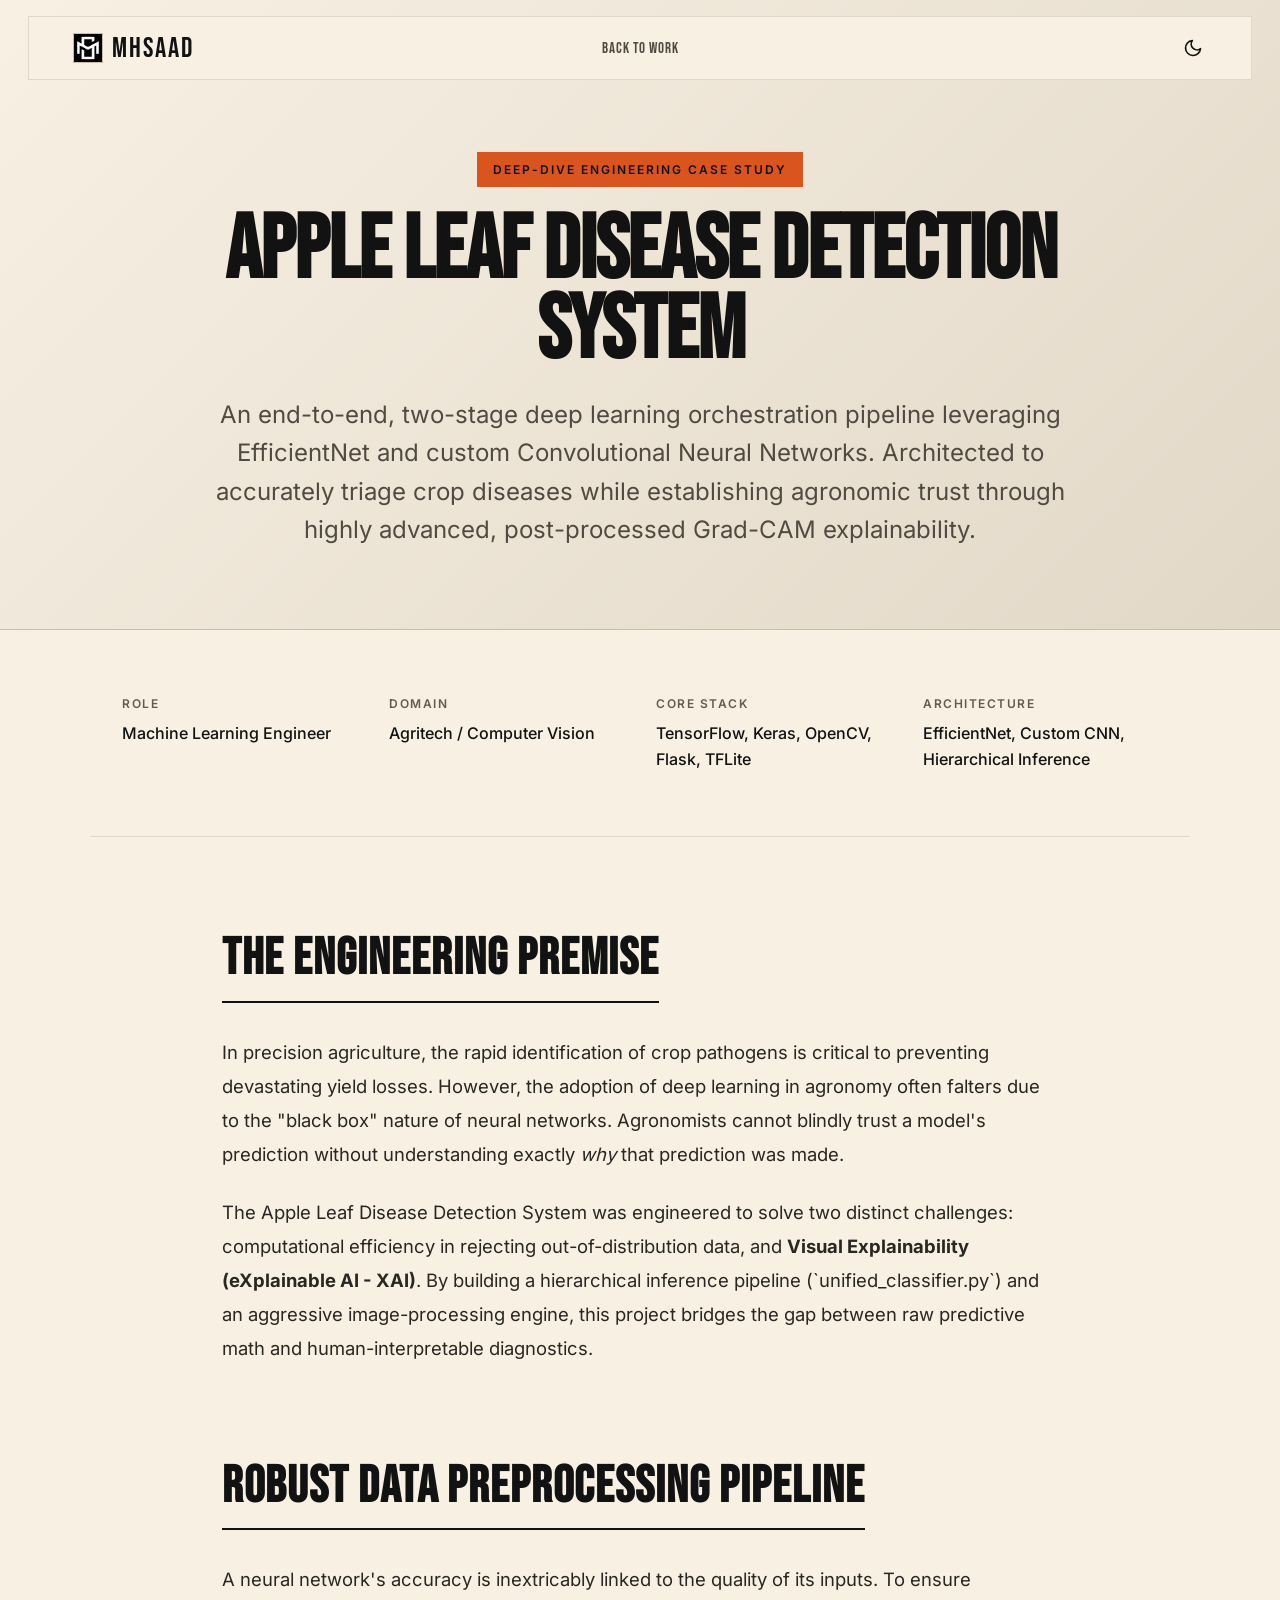
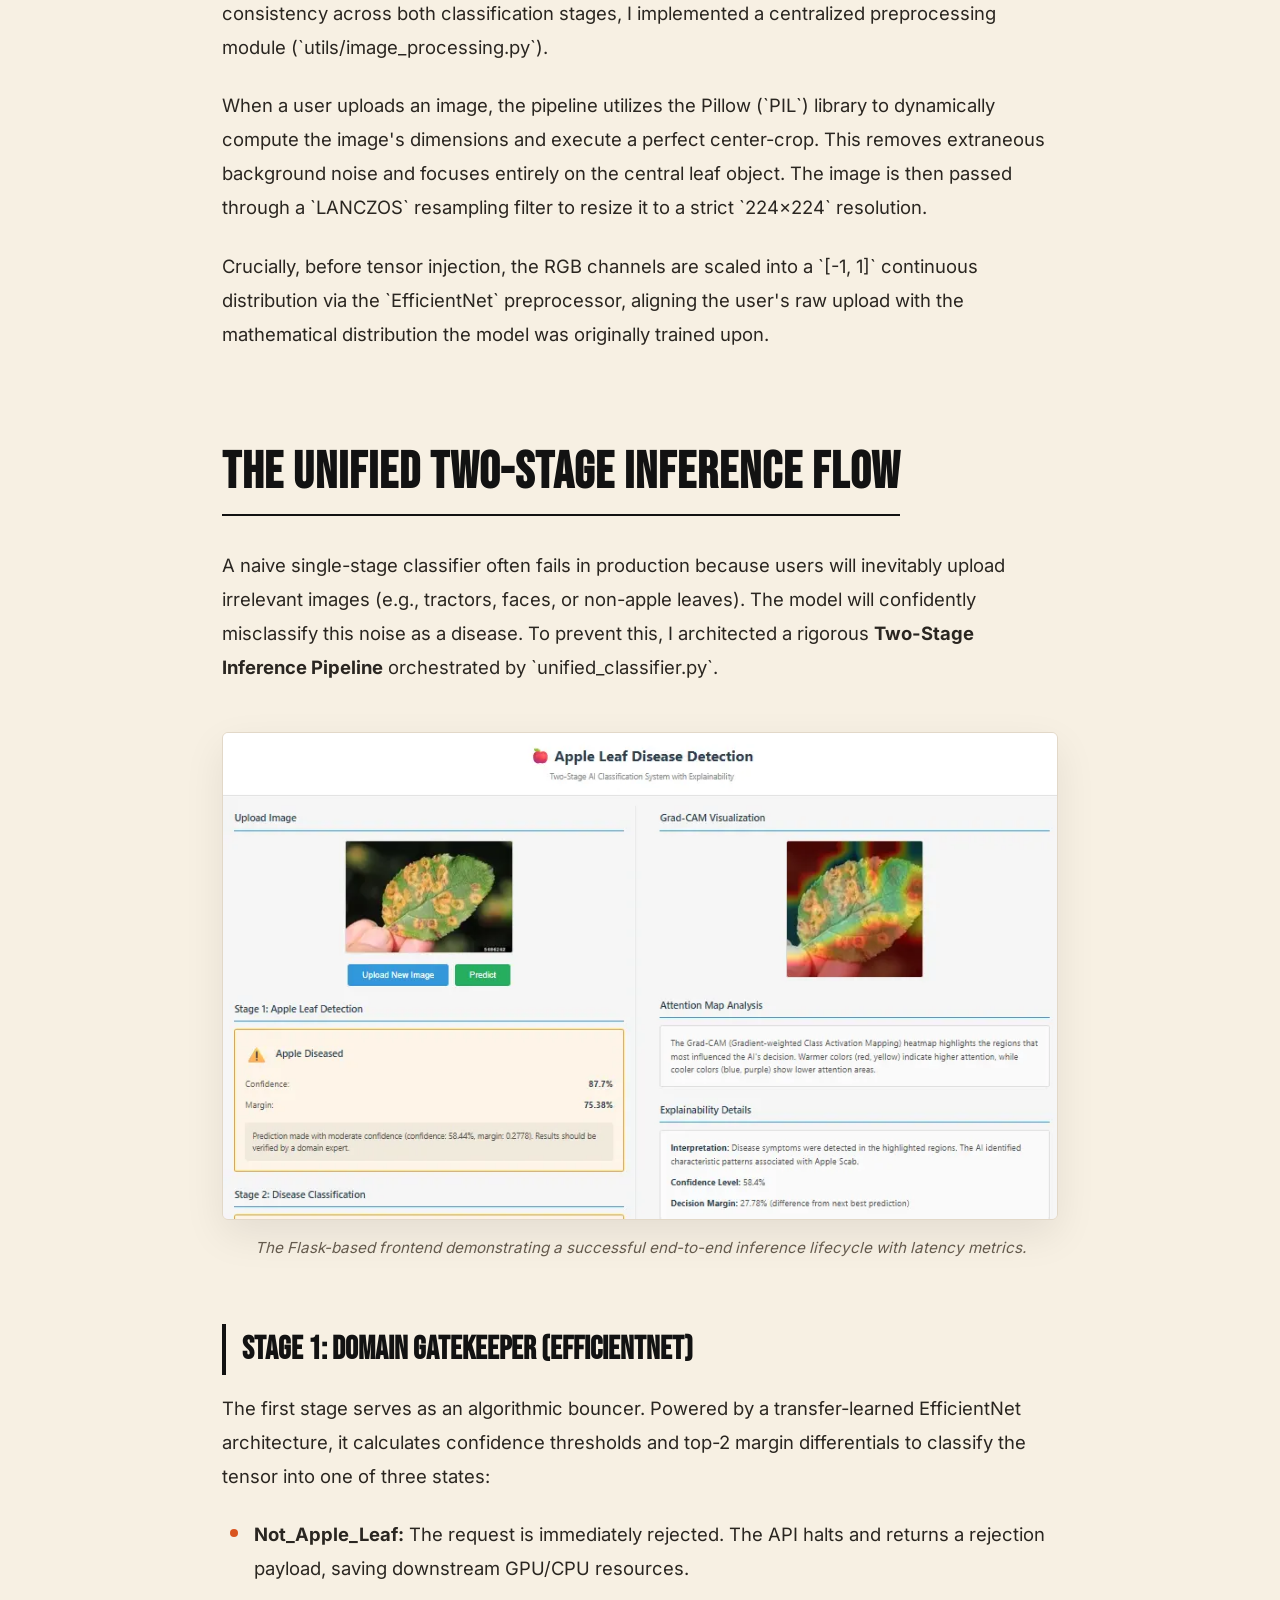
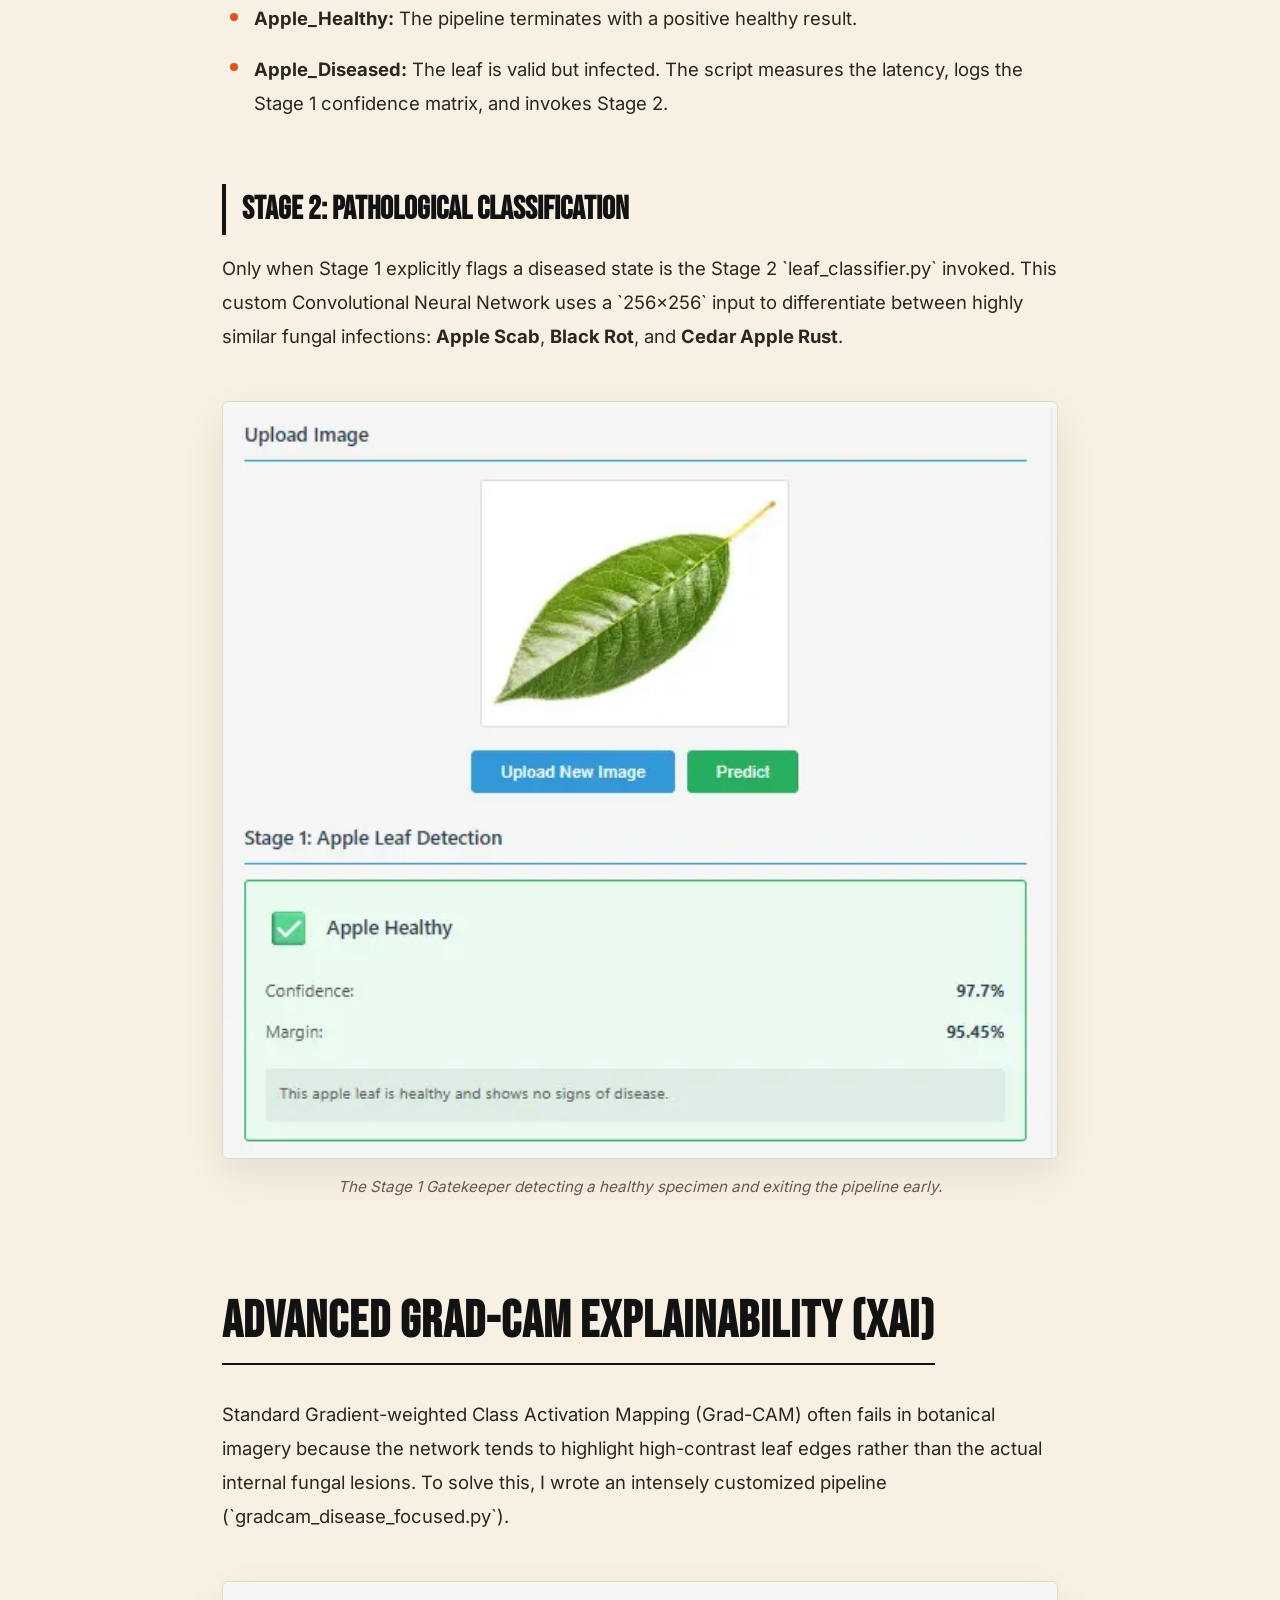
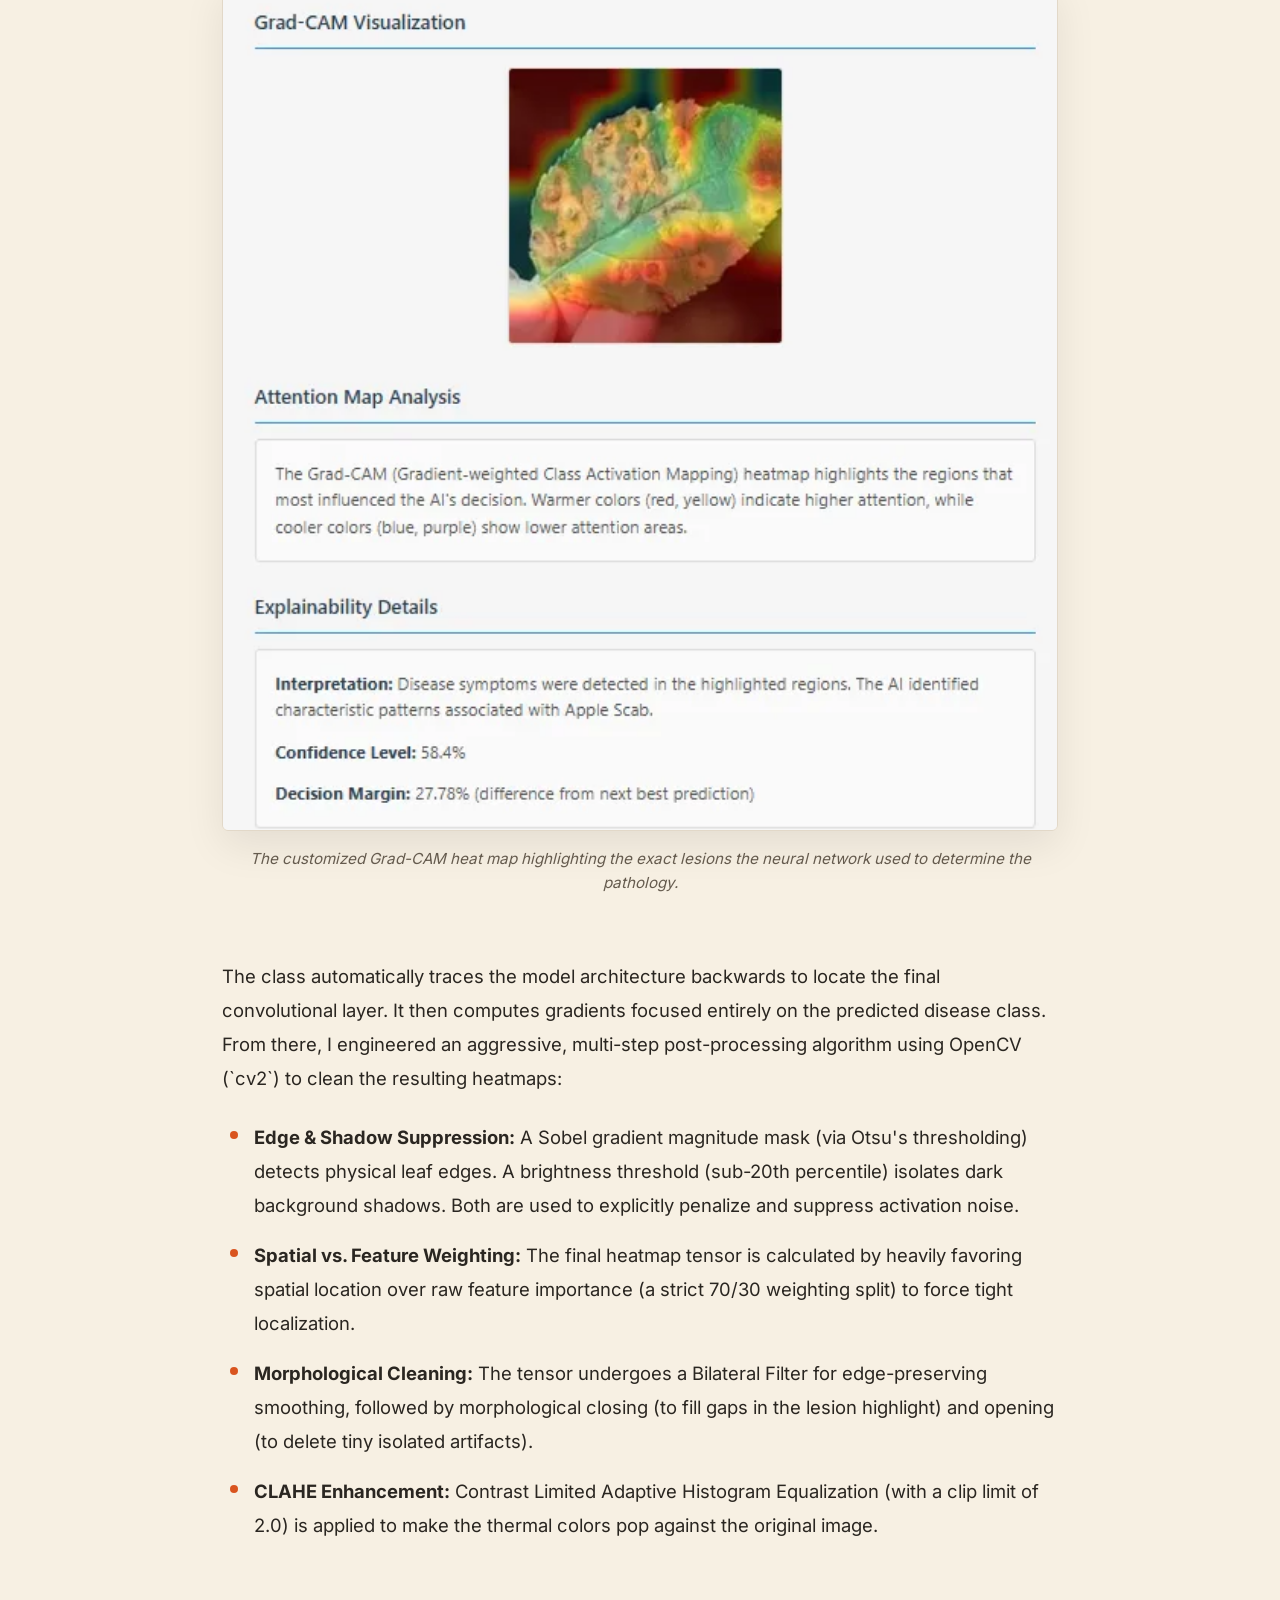
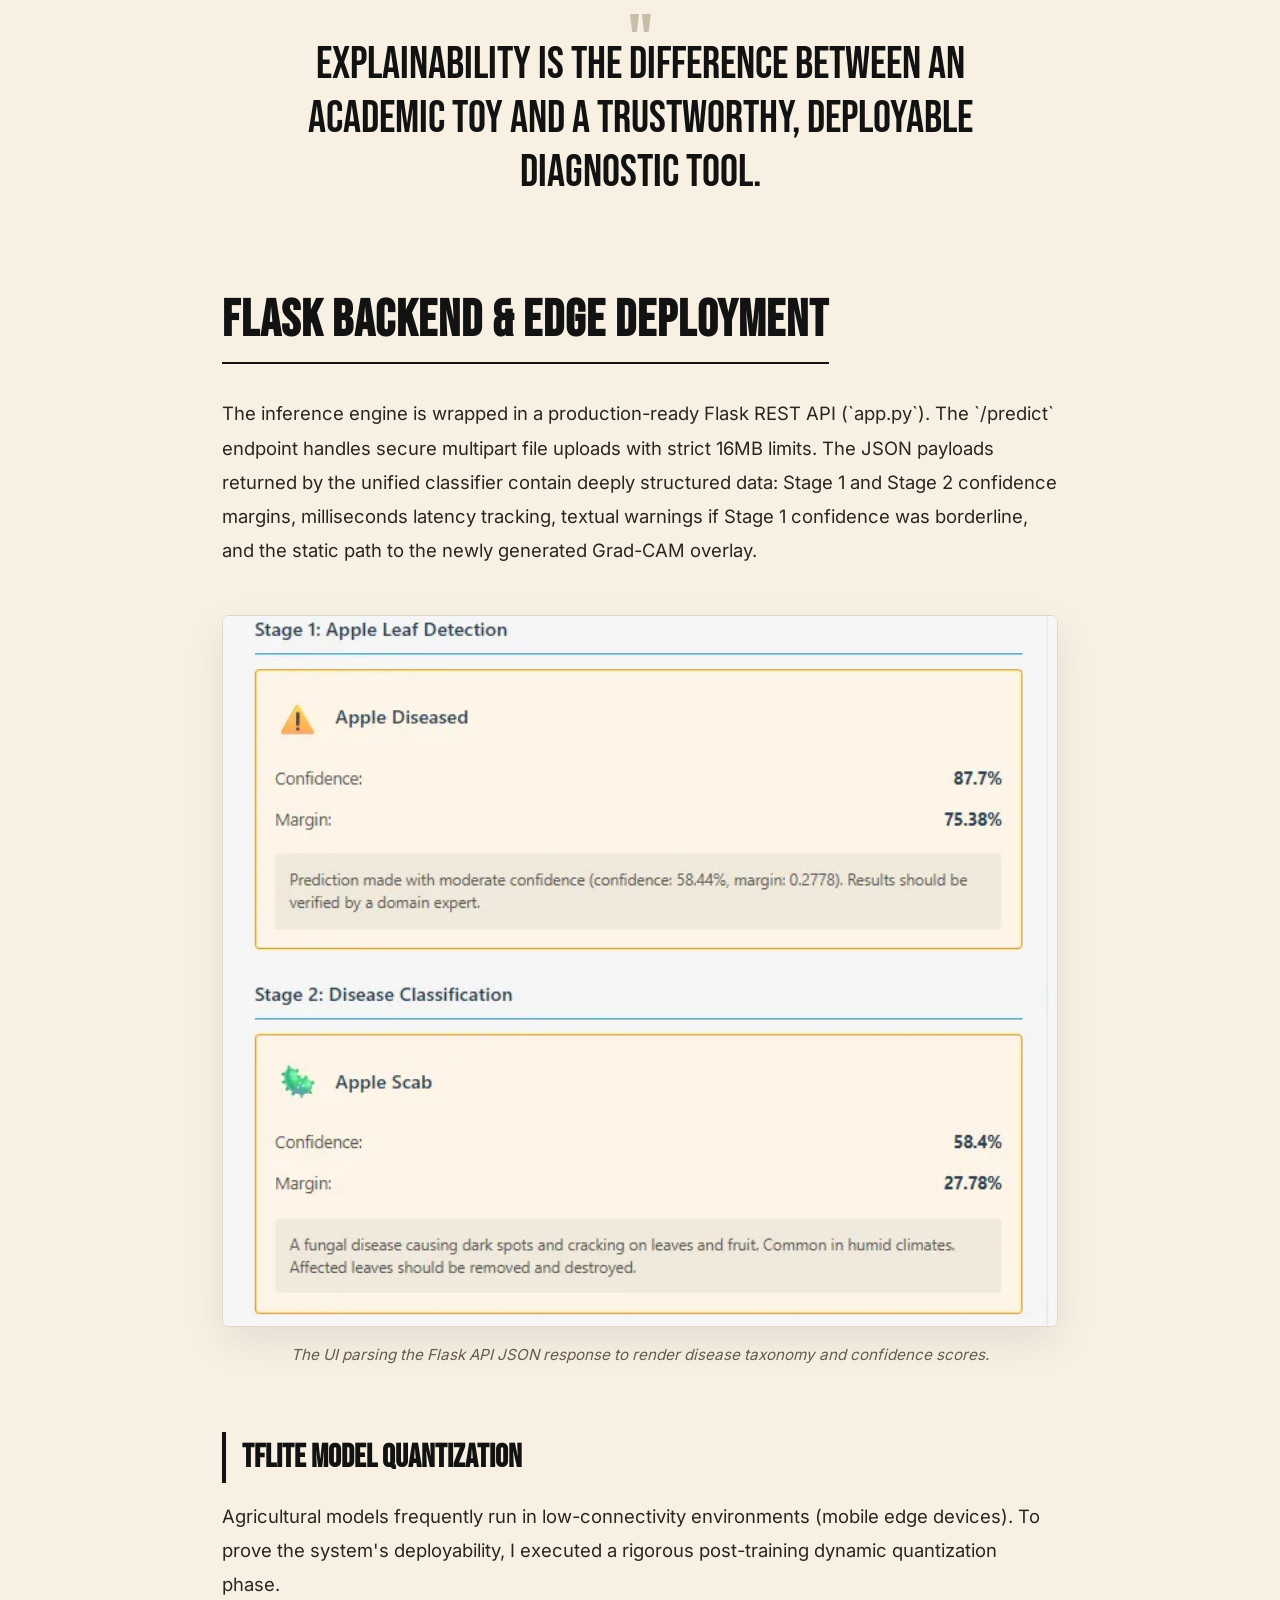
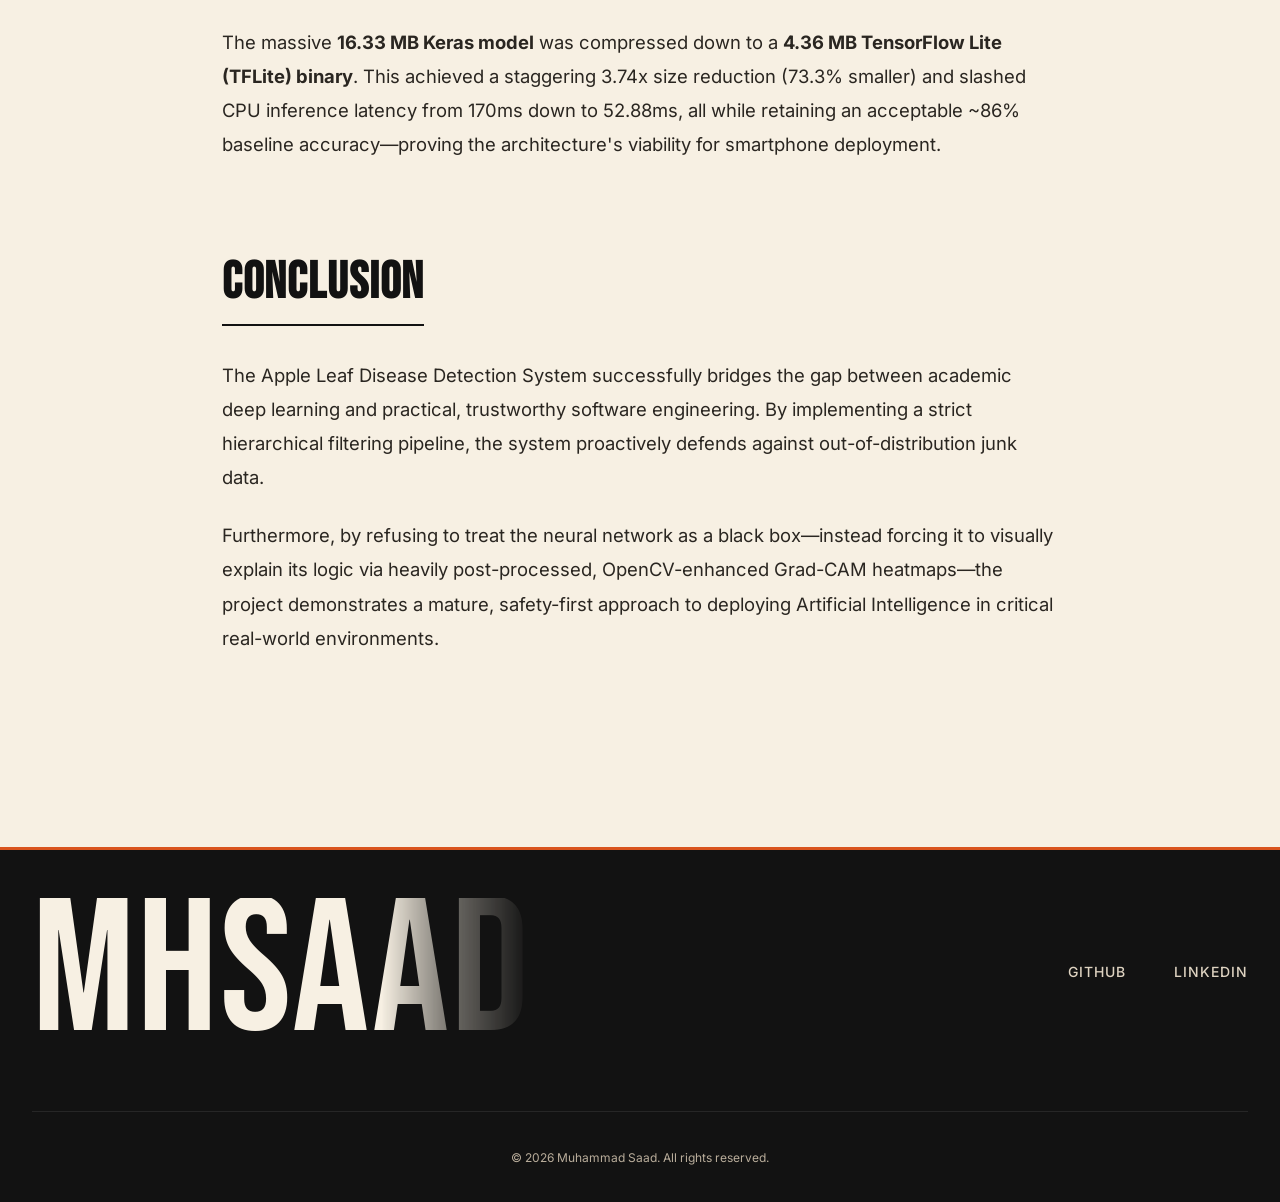
<file: apple-leaf-case-study.html>
<!DOCTYPE html>
<html lang="en">
<head>
    <meta charset="UTF-8">
    <meta name="viewport" content="width=device-width, initial-scale=1.0">
    <meta name="description" content="Apple Leaf Disease Detection - Deep Dive Engineering Case Study">
<title>Apple Leaf Disease Detection | Engineering Case Study | Muhammad Saad</title>
    
    <link rel="icon" type="image/jpeg" href="images/msstudio.webp">
    <link rel="preload" href="fonts/JTUSjIg69CK48gW7PXoo9Wdhyzbi.woff2" as="font" type="font/woff2" crossorigin>
<style>:root{--color-black:var(--color-ink);--color-white:#FFF9EE;--color-gray-100:var(--color-cream);--color-gray-200:#E2D8C8;--color-gray-300:#C9BDAA;--color-gray-400:#756A5B;--color-gray-500:#655B4E;--color-gray-600:#514A40;--color-gray-700:#403A32;--color-gray-800:#2A2621;--color-gray-900:#1B1916;--font-display:'Bebas Neue',sans-serif;--font-body:'Inter',sans-serif;--spacing-xs:0.25rem;--spacing-sm:0.5rem;--spacing-md:1rem;--spacing-lg:1.5rem;--spacing-xl:2rem;--spacing-2xl:3rem;--spacing-3xl:4rem;--spacing-4xl:6rem;--container-max:1400px;--card-gap:1.5rem;--color-nav-scrolled:rgba(247, 240, 227, 0.95);--color-overlay-bg:rgba(255, 249, 238, 0.9);--color-overlay-btn:rgba(255, 249, 238, 0.96);--color-submit-bg:var(--color-accent);--color-submit-text:var(--color-ink);--color-submit-hover-bg:var(--color-accent-hover);--color-submit-hover-text:var(--color-ink);--color-skeleton-1:#E9E0D2;--color-skeleton-2:#FFF9EE;--color-cream:#F7F0E3;--color-ink:#121212;--color-accent:#D9541E;--color-accent-text:#A63B11;--color-accent-hover:#E96630;--color-accent-soft:#F5DFCF;}*,::after,::before{margin:0;padding:0;box-sizing:border-box}html{scroll-behavior:smooth;font-size:16px}body{font-family:var(--font-body);font-weight:400;line-height:1.6;color:var(--color-black);background-color:var(--color-gray-100);-webkit-font-smoothing:antialiased;-moz-osx-font-smoothing:grayscale}a{text-decoration:none;color:inherit}ul{list-style:none}img{max-width:100%;height:auto;display:block}button{font-family:inherit;border:none;background:0 0}.navbar{position:fixed;top:clamp(.5rem,1.5vw,1rem);left:clamp(.75rem,2.4vw,1.75rem);right:clamp(.75rem,2.4vw,1.75rem);z-index:1000;background-color:var(--color-gray-100);border:1px solid var(--color-gray-200)}.nav-container{max-width:var(--container-max);margin:0 auto;padding:var(--spacing-md) clamp(1.25rem,4vw,2.75rem);display:grid;grid-template-columns:1fr auto 1fr;column-gap:var(--spacing-lg);align-items:center;width:100%}.nav-logo{display:inline-flex;align-items:center;gap:.55rem;font-family:var(--font-display);font-size:1.75rem;letter-spacing:2px;color:var(--color-black)}.brand-logo-image{width:30px;height:30px;display:block;object-fit:cover;border:1px solid var(--color-gray-300)}.brand-logo-text{display:inline-flex;align-items:center;height:30px;line-height:1;transform:translateY(1px)}.nav-menu{display:flex;gap:var(--spacing-2xl);justify-self:center}.nav-meta{justify-self:end;display:flex;align-items:center;gap:1.25rem}.theme-toggle-btn{background:0 0;border:none;color:var(--color-black);display:flex;align-items:center;justify-content:center;padding:.25rem}.nav-link{font-family:var(--font-display);font-size:.95rem;font-weight:300;text-transform:uppercase;letter-spacing:1px;color:var(--color-gray-600);position:relative}.nav-link::after{content:'';position:absolute;bottom:-4px;left:0;width:0;height:1px;background-color:var(--color-black)}@media (max-width:768px){:root{--spacing-xl:1.5rem;--spacing-2xl:2rem;--spacing-3xl:3rem;--spacing-4xl:4rem}.nav-menu{position:fixed;top:0;right:0;width:100%;height:100vh;flex-direction:column;align-items:center;justify-content:center;gap:var(--spacing-2xl);background-color:var(--color-white);transform:translateX(100%)}.nav-link{font-size:1.5rem}.nav-container{grid-template-columns:1fr auto auto;gap:var(--spacing-md)}.nav-meta{display:flex;justify-content:flex-end}.nav-menu{position:fixed;top:calc(clamp(.5rem,1.5vw,1rem) + 4.8rem);left:clamp(.75rem,2.4vw,1.75rem);right:clamp(.75rem,2.4vw,1.75rem);width:auto;max-height:calc(100vh - 7.5rem);flex-direction:column;align-items:stretch;justify-content:flex-start;gap:var(--spacing-md);padding:var(--spacing-xl);background:linear-gradient(180deg,var(--color-white),var(--color-gray-100)),var(--color-white);border:1px solid var(--color-gray-200);box-shadow:0 28px 60px rgba(0,0,0,.12);border-radius:24px;transform:translate3d(0,-12px,0) scale(.985);opacity:0;visibility:hidden;overflow-y:auto;transform-origin:top center}.nav-menu li{opacity:0;transform:translateY(10px)}.nav-link{font-size:1.15rem;font-weight:700;letter-spacing:1.2px;width:100%;padding:.15rem 0}}::-webkit-scrollbar{width:8px}::-webkit-scrollbar-track{background:var(--color-gray-100)}::-webkit-scrollbar-thumb{background:var(--color-gray-400)}::-webkit-scrollbar-thumb:hover{background:var(--color-gray-600)}@media (prefers-reduced-motion:reduce){*,::after,::before{animation-duration:0s!important;animation-iteration-count:1!important}body{opacity:1}}@media (prefers-contrast:high){:root{--color-gray-200:#c0c0c0;--color-gray-400:#808080;--color-gray-500:#606060;--color-gray-600:#404040}}.cs-title{font-size:clamp(3rem,7vw,6rem)}.cs-subtitle{font-size:clamp(1.1rem,2vw,1.5rem)}
@font-face {
  font-family: 'Bebas Neue';
  font-style: normal;
  font-weight: 400;
  font-display: block;
  src: url(fonts/JTUSjIg69CK48gW7PXoo9Wdhyzbi.woff2) format('woff2');
  unicode-range: U+0100-02BA, U+02BD-02C5, U+02C7-02CC, U+02CE-02D7, U+02DD-02FF, U+0304, U+0308, U+0329, U+1D00-1DBF, U+1E00-1E9F, U+1EF2-1EFF, U+2020, U+20A0-20AB, U+20AD-20C0, U+2113, U+2C60-2C7F, U+A720-A7FF;
}

@font-face {
  font-family: 'Bebas Neue';
  font-style: normal;
  font-weight: 400;
  font-display: block;
  src: url(fonts/JTUSjIg69CK48gW7PXoo9Wlhyw.woff2) format('woff2');
  unicode-range: U+0000-00FF, U+0131, U+0152-0153, U+02BB-02BC, U+02C6, U+02DA, U+02DC, U+0304, U+0308, U+0329, U+2000-206F, U+20AC, U+2122, U+2191, U+2193, U+2212, U+2215, U+FEFF, U+FFFD;
}

@font-face {
  font-family: 'Inter';
  font-style: normal;
  font-weight: 300;
  font-display: swap;
  src: url(fonts/UcC73FwrK3iLTeHuS_nVMrMxCp50SjIa2JL7SUc.woff2) format('woff2');
  unicode-range: U+0460-052F, U+1C80-1C8A, U+20B4, U+2DE0-2DFF, U+A640-A69F, U+FE2E-FE2F;
}

@font-face {
  font-family: 'Inter';
  font-style: normal;
  font-weight: 300;
  font-display: swap;
  src: url(fonts/UcC73FwrK3iLTeHuS_nVMrMxCp50SjIa0ZL7SUc.woff2) format('woff2');
  unicode-range: U+0301, U+0400-045F, U+0490-0491, U+04B0-04B1, U+2116;
}

@font-face {
  font-family: 'Inter';
  font-style: normal;
  font-weight: 300;
  font-display: swap;
  src: url(fonts/UcC73FwrK3iLTeHuS_nVMrMxCp50SjIa2ZL7SUc.woff2) format('woff2');
  unicode-range: U+1F00-1FFF;
}

@font-face {
  font-family: 'Inter';
  font-style: normal;
  font-weight: 300;
  font-display: swap;
  src: url(fonts/UcC73FwrK3iLTeHuS_nVMrMxCp50SjIa1pL7SUc.woff2) format('woff2');
  unicode-range: U+0370-0377, U+037A-037F, U+0384-038A, U+038C, U+038E-03A1, U+03A3-03FF;
}

@font-face {
  font-family: 'Inter';
  font-style: normal;
  font-weight: 300;
  font-display: swap;
  src: url(fonts/UcC73FwrK3iLTeHuS_nVMrMxCp50SjIa2pL7SUc.woff2) format('woff2');
  unicode-range: U+0102-0103, U+0110-0111, U+0128-0129, U+0168-0169, U+01A0-01A1, U+01AF-01B0, U+0300-0301, U+0303-0304, U+0308-0309, U+0323, U+0329, U+1EA0-1EF9, U+20AB;
}

@font-face {
  font-family: 'Inter';
  font-style: normal;
  font-weight: 300;
  font-display: swap;
  src: url(fonts/UcC73FwrK3iLTeHuS_nVMrMxCp50SjIa25L7SUc.woff2) format('woff2');
  unicode-range: U+0100-02BA, U+02BD-02C5, U+02C7-02CC, U+02CE-02D7, U+02DD-02FF, U+0304, U+0308, U+0329, U+1D00-1DBF, U+1E00-1E9F, U+1EF2-1EFF, U+2020, U+20A0-20AB, U+20AD-20C0, U+2113, U+2C60-2C7F, U+A720-A7FF;
}

@font-face {
  font-family: 'Inter';
  font-style: normal;
  font-weight: 300;
  font-display: swap;
  src: url(fonts/UcC73FwrK3iLTeHuS_nVMrMxCp50SjIa1ZL7.woff2) format('woff2');
  unicode-range: U+0000-00FF, U+0131, U+0152-0153, U+02BB-02BC, U+02C6, U+02DA, U+02DC, U+0304, U+0308, U+0329, U+2000-206F, U+20AC, U+2122, U+2191, U+2193, U+2212, U+2215, U+FEFF, U+FFFD;
}

@font-face {
  font-family: 'Inter';
  font-style: normal;
  font-weight: 400;
  font-display: swap;
  src: url(fonts/UcC73FwrK3iLTeHuS_nVMrMxCp50SjIa2JL7SUc.woff2) format('woff2');
  unicode-range: U+0460-052F, U+1C80-1C8A, U+20B4, U+2DE0-2DFF, U+A640-A69F, U+FE2E-FE2F;
}

@font-face {
  font-family: 'Inter';
  font-style: normal;
  font-weight: 400;
  font-display: swap;
  src: url(fonts/UcC73FwrK3iLTeHuS_nVMrMxCp50SjIa0ZL7SUc.woff2) format('woff2');
  unicode-range: U+0301, U+0400-045F, U+0490-0491, U+04B0-04B1, U+2116;
}

@font-face {
  font-family: 'Inter';
  font-style: normal;
  font-weight: 400;
  font-display: swap;
  src: url(fonts/UcC73FwrK3iLTeHuS_nVMrMxCp50SjIa2ZL7SUc.woff2) format('woff2');
  unicode-range: U+1F00-1FFF;
}

@font-face {
  font-family: 'Inter';
  font-style: normal;
  font-weight: 400;
  font-display: swap;
  src: url(fonts/UcC73FwrK3iLTeHuS_nVMrMxCp50SjIa1pL7SUc.woff2) format('woff2');
  unicode-range: U+0370-0377, U+037A-037F, U+0384-038A, U+038C, U+038E-03A1, U+03A3-03FF;
}

@font-face {
  font-family: 'Inter';
  font-style: normal;
  font-weight: 400;
  font-display: swap;
  src: url(fonts/UcC73FwrK3iLTeHuS_nVMrMxCp50SjIa2pL7SUc.woff2) format('woff2');
  unicode-range: U+0102-0103, U+0110-0111, U+0128-0129, U+0168-0169, U+01A0-01A1, U+01AF-01B0, U+0300-0301, U+0303-0304, U+0308-0309, U+0323, U+0329, U+1EA0-1EF9, U+20AB;
}

@font-face {
  font-family: 'Inter';
  font-style: normal;
  font-weight: 400;
  font-display: swap;
  src: url(fonts/UcC73FwrK3iLTeHuS_nVMrMxCp50SjIa25L7SUc.woff2) format('woff2');
  unicode-range: U+0100-02BA, U+02BD-02C5, U+02C7-02CC, U+02CE-02D7, U+02DD-02FF, U+0304, U+0308, U+0329, U+1D00-1DBF, U+1E00-1E9F, U+1EF2-1EFF, U+2020, U+20A0-20AB, U+20AD-20C0, U+2113, U+2C60-2C7F, U+A720-A7FF;
}

@font-face {
  font-family: 'Inter';
  font-style: normal;
  font-weight: 400;
  font-display: swap;
  src: url(fonts/UcC73FwrK3iLTeHuS_nVMrMxCp50SjIa1ZL7.woff2) format('woff2');
  unicode-range: U+0000-00FF, U+0131, U+0152-0153, U+02BB-02BC, U+02C6, U+02DA, U+02DC, U+0304, U+0308, U+0329, U+2000-206F, U+20AC, U+2122, U+2191, U+2193, U+2212, U+2215, U+FEFF, U+FFFD;
}

@font-face {
  font-family: 'Inter';
  font-style: normal;
  font-weight: 500;
  font-display: swap;
  src: url(fonts/UcC73FwrK3iLTeHuS_nVMrMxCp50SjIa2JL7SUc.woff2) format('woff2');
  unicode-range: U+0460-052F, U+1C80-1C8A, U+20B4, U+2DE0-2DFF, U+A640-A69F, U+FE2E-FE2F;
}

@font-face {
  font-family: 'Inter';
  font-style: normal;
  font-weight: 500;
  font-display: swap;
  src: url(fonts/UcC73FwrK3iLTeHuS_nVMrMxCp50SjIa0ZL7SUc.woff2) format('woff2');
  unicode-range: U+0301, U+0400-045F, U+0490-0491, U+04B0-04B1, U+2116;
}

@font-face {
  font-family: 'Inter';
  font-style: normal;
  font-weight: 500;
  font-display: swap;
  src: url(fonts/UcC73FwrK3iLTeHuS_nVMrMxCp50SjIa2ZL7SUc.woff2) format('woff2');
  unicode-range: U+1F00-1FFF;
}

@font-face {
  font-family: 'Inter';
  font-style: normal;
  font-weight: 500;
  font-display: swap;
  src: url(fonts/UcC73FwrK3iLTeHuS_nVMrMxCp50SjIa1pL7SUc.woff2) format('woff2');
  unicode-range: U+0370-0377, U+037A-037F, U+0384-038A, U+038C, U+038E-03A1, U+03A3-03FF;
}

@font-face {
  font-family: 'Inter';
  font-style: normal;
  font-weight: 500;
  font-display: swap;
  src: url(fonts/UcC73FwrK3iLTeHuS_nVMrMxCp50SjIa2pL7SUc.woff2) format('woff2');
  unicode-range: U+0102-0103, U+0110-0111, U+0128-0129, U+0168-0169, U+01A0-01A1, U+01AF-01B0, U+0300-0301, U+0303-0304, U+0308-0309, U+0323, U+0329, U+1EA0-1EF9, U+20AB;
}

@font-face {
  font-family: 'Inter';
  font-style: normal;
  font-weight: 500;
  font-display: swap;
  src: url(fonts/UcC73FwrK3iLTeHuS_nVMrMxCp50SjIa25L7SUc.woff2) format('woff2');
  unicode-range: U+0100-02BA, U+02BD-02C5, U+02C7-02CC, U+02CE-02D7, U+02DD-02FF, U+0304, U+0308, U+0329, U+1D00-1DBF, U+1E00-1E9F, U+1EF2-1EFF, U+2020, U+20A0-20AB, U+20AD-20C0, U+2113, U+2C60-2C7F, U+A720-A7FF;
}

@font-face {
  font-family: 'Inter';
  font-style: normal;
  font-weight: 500;
  font-display: swap;
  src: url(fonts/UcC73FwrK3iLTeHuS_nVMrMxCp50SjIa1ZL7.woff2) format('woff2');
  unicode-range: U+0000-00FF, U+0131, U+0152-0153, U+02BB-02BC, U+02C6, U+02DA, U+02DC, U+0304, U+0308, U+0329, U+2000-206F, U+20AC, U+2122, U+2191, U+2193, U+2212, U+2215, U+FEFF, U+FFFD;
}

@font-face {
  font-family: 'Inter';
  font-style: normal;
  font-weight: 600;
  font-display: swap;
  src: url(fonts/UcC73FwrK3iLTeHuS_nVMrMxCp50SjIa2JL7SUc.woff2) format('woff2');
  unicode-range: U+0460-052F, U+1C80-1C8A, U+20B4, U+2DE0-2DFF, U+A640-A69F, U+FE2E-FE2F;
}

@font-face {
  font-family: 'Inter';
  font-style: normal;
  font-weight: 600;
  font-display: swap;
  src: url(fonts/UcC73FwrK3iLTeHuS_nVMrMxCp50SjIa0ZL7SUc.woff2) format('woff2');
  unicode-range: U+0301, U+0400-045F, U+0490-0491, U+04B0-04B1, U+2116;
}

@font-face {
  font-family: 'Inter';
  font-style: normal;
  font-weight: 600;
  font-display: swap;
  src: url(fonts/UcC73FwrK3iLTeHuS_nVMrMxCp50SjIa2ZL7SUc.woff2) format('woff2');
  unicode-range: U+1F00-1FFF;
}

@font-face {
  font-family: 'Inter';
  font-style: normal;
  font-weight: 600;
  font-display: swap;
  src: url(fonts/UcC73FwrK3iLTeHuS_nVMrMxCp50SjIa1pL7SUc.woff2) format('woff2');
  unicode-range: U+0370-0377, U+037A-037F, U+0384-038A, U+038C, U+038E-03A1, U+03A3-03FF;
}

@font-face {
  font-family: 'Inter';
  font-style: normal;
  font-weight: 600;
  font-display: swap;
  src: url(fonts/UcC73FwrK3iLTeHuS_nVMrMxCp50SjIa2pL7SUc.woff2) format('woff2');
  unicode-range: U+0102-0103, U+0110-0111, U+0128-0129, U+0168-0169, U+01A0-01A1, U+01AF-01B0, U+0300-0301, U+0303-0304, U+0308-0309, U+0323, U+0329, U+1EA0-1EF9, U+20AB;
}

@font-face {
  font-family: 'Inter';
  font-style: normal;
  font-weight: 600;
  font-display: swap;
  src: url(fonts/UcC73FwrK3iLTeHuS_nVMrMxCp50SjIa25L7SUc.woff2) format('woff2');
  unicode-range: U+0100-02BA, U+02BD-02C5, U+02C7-02CC, U+02CE-02D7, U+02DD-02FF, U+0304, U+0308, U+0329, U+1D00-1DBF, U+1E00-1E9F, U+1EF2-1EFF, U+2020, U+20A0-20AB, U+20AD-20C0, U+2113, U+2C60-2C7F, U+A720-A7FF;
}

@font-face {
  font-family: 'Inter';
  font-style: normal;
  font-weight: 600;
  font-display: swap;
  src: url(fonts/UcC73FwrK3iLTeHuS_nVMrMxCp50SjIa1ZL7.woff2) format('woff2');
  unicode-range: U+0000-00FF, U+0131, U+0152-0153, U+02BB-02BC, U+02C6, U+02DA, U+02DC, U+0304, U+0308, U+0329, U+2000-206F, U+20AC, U+2122, U+2191, U+2193, U+2212, U+2215, U+FEFF, U+FFFD;
}

@font-face {
  font-family: 'Inter';
  font-style: normal;
  font-weight: 700;
  font-display: swap;
  src: url(fonts/UcC73FwrK3iLTeHuS_nVMrMxCp50SjIa2JL7SUc.woff2) format('woff2');
  unicode-range: U+0460-052F, U+1C80-1C8A, U+20B4, U+2DE0-2DFF, U+A640-A69F, U+FE2E-FE2F;
}

@font-face {
  font-family: 'Inter';
  font-style: normal;
  font-weight: 700;
  font-display: swap;
  src: url(fonts/UcC73FwrK3iLTeHuS_nVMrMxCp50SjIa0ZL7SUc.woff2) format('woff2');
  unicode-range: U+0301, U+0400-045F, U+0490-0491, U+04B0-04B1, U+2116;
}

@font-face {
  font-family: 'Inter';
  font-style: normal;
  font-weight: 700;
  font-display: swap;
  src: url(fonts/UcC73FwrK3iLTeHuS_nVMrMxCp50SjIa2ZL7SUc.woff2) format('woff2');
  unicode-range: U+1F00-1FFF;
}

@font-face {
  font-family: 'Inter';
  font-style: normal;
  font-weight: 700;
  font-display: swap;
  src: url(fonts/UcC73FwrK3iLTeHuS_nVMrMxCp50SjIa1pL7SUc.woff2) format('woff2');
  unicode-range: U+0370-0377, U+037A-037F, U+0384-038A, U+038C, U+038E-03A1, U+03A3-03FF;
}

@font-face {
  font-family: 'Inter';
  font-style: normal;
  font-weight: 700;
  font-display: swap;
  src: url(fonts/UcC73FwrK3iLTeHuS_nVMrMxCp50SjIa2pL7SUc.woff2) format('woff2');
  unicode-range: U+0102-0103, U+0110-0111, U+0128-0129, U+0168-0169, U+01A0-01A1, U+01AF-01B0, U+0300-0301, U+0303-0304, U+0308-0309, U+0323, U+0329, U+1EA0-1EF9, U+20AB;
}

@font-face {
  font-family: 'Inter';
  font-style: normal;
  font-weight: 700;
  font-display: swap;
  src: url(fonts/UcC73FwrK3iLTeHuS_nVMrMxCp50SjIa25L7SUc.woff2) format('woff2');
  unicode-range: U+0100-02BA, U+02BD-02C5, U+02C7-02CC, U+02CE-02D7, U+02DD-02FF, U+0304, U+0308, U+0329, U+1D00-1DBF, U+1E00-1E9F, U+1EF2-1EFF, U+2020, U+20A0-20AB, U+20AD-20C0, U+2113, U+2C60-2C7F, U+A720-A7FF;
}

@font-face {
  font-family: 'Inter';
  font-style: normal;
  font-weight: 700;
  font-display: swap;
  src: url(fonts/UcC73FwrK3iLTeHuS_nVMrMxCp50SjIa1ZL7.woff2) format('woff2');
  unicode-range: U+0000-00FF, U+0131, U+0152-0153, U+02BB-02BC, U+02C6, U+02DA, U+02DC, U+0304, U+0308, U+0329, U+2000-206F, U+20AC, U+2122, U+2191, U+2193, U+2212, U+2215, U+FEFF, U+FFFD;
}
</style>
    <style>
        /* Case Study Specific Styles */
        .case-study-hero {
            min-height: 70vh;
            display: flex;
            align-items: center;
            justify-content: center;
            position: relative;
            background: linear-gradient(135deg, var(--color-gray-100) 0%, var(--color-gray-200) 100%);
            padding: 120px var(--spacing-xl) var(--spacing-2xl);
            overflow: hidden;
            border-bottom: 1px solid var(--color-gray-300);
        }

        .cs-hero-content {
            max-width: 1000px;
            text-align: center;
            z-index: 2;
        }

        .cs-badge {
            display: inline-block;
            padding: 0.5rem 1rem;
            font-size: 0.75rem;
            font-weight: 600;
            text-transform: uppercase;
            letter-spacing: 2px;
            color: var(--color-white);
            background-color: var(--color-black);
            margin-bottom: var(--spacing-lg);
        }

        .cs-title {
            font-family: var(--font-display);
            font-size: clamp(3rem, 7vw, 6rem);
            line-height: 0.9;
            letter-spacing: -1px;
            color: var(--color-black);
            margin-bottom: var(--spacing-lg);
        }

        .cs-subtitle {
            font-size: clamp(1.1rem, 2vw, 1.5rem);
            color: var(--color-gray-600);
            max-width: 850px;
            margin: 0 auto;
            line-height: 1.6;
        }

        .cs-meta-grid {
            display: grid;
            grid-template-columns: repeat(auto-fit, minmax(200px, 1fr));
            gap: var(--spacing-xl);
            max-width: 1100px;
            margin: 0 auto;
            padding: var(--spacing-3xl) var(--spacing-xl);
            border-bottom: 1px solid var(--color-gray-200);
        }

        .cs-meta-item {
            display: flex;
            flex-direction: column;
            gap: var(--spacing-sm);
        }

        .cs-meta-label {
            font-size: 0.75rem;
            font-weight: 600;
            text-transform: uppercase;
            letter-spacing: 1.5px;
            color: var(--color-gray-500);
        }

        .cs-meta-value {
            font-size: 1rem;
            font-weight: 500;
            color: var(--color-black);
        }

        .case-study-body {
            max-width: 900px;
            margin: 0 auto;
            padding: var(--spacing-4xl) var(--spacing-xl);
        }

        .cs-section {
            margin-bottom: var(--spacing-4xl);
        }

        .cs-section-title {
            font-family: var(--font-display);
            font-size: clamp(2.5rem, 4vw, 3.5rem);
            line-height: 1;
            letter-spacing: 1px;
            color: var(--color-black);
            margin-bottom: var(--spacing-xl);
            padding-bottom: var(--spacing-md);
            border-bottom: 2px solid var(--color-black);
            display: inline-block;
        }

        .cs-text {
            font-size: 1.15rem;
            line-height: 1.85;
            color: var(--color-gray-800);
            margin-bottom: var(--spacing-lg);
        }

        .cs-list {
            margin-bottom: var(--spacing-lg);
            padding-left: var(--spacing-xl);
        }

        .cs-list li {
            font-size: 1.15rem;
            line-height: 1.85;
            color: var(--color-gray-800);
            margin-bottom: var(--spacing-md);
            position: relative;
        }

        .cs-list li::before {
            content: '';
            position: absolute;
            left: -1.5rem;
            top: 0.7rem;
            width: 8px;
            height: 8px;
            background-color: var(--color-black);
            border-radius: 50%;
        }

        .cs-highlight-box {
            background-color: var(--color-gray-100);
            border-left: 4px solid var(--color-black);
            padding: var(--spacing-xl);
            margin: var(--spacing-2xl) 0;
        }

        .cs-highlight-box h4 {
            font-family: var(--font-display);
            font-size: 1.8rem;
            font-weight: 700;
            margin-bottom: var(--spacing-md);
            letter-spacing: 0.5px;
        }

        .cs-image {
            width: 100%;
            height: auto;
            margin: var(--spacing-2xl) 0 var(--spacing-md);
            border: 1px solid var(--color-gray-200);
            border-radius: 6px;
            box-shadow: 0 15px 40px rgba(0,0,0,0.08);
        }

        .cs-image-caption {
            text-align: center;
            font-size: 0.95rem;
            color: var(--color-gray-500);
            margin-bottom: var(--spacing-3xl);
            font-style: italic;
        }

        .cs-tech-grid {
            display: grid;
            grid-template-columns: repeat(auto-fit, minmax(180px, 1fr));
            gap: var(--spacing-md);
            margin-top: var(--spacing-xl);
        }

        .cs-tech-card {
            background-color: var(--color-white);
            border: 1px solid var(--color-gray-200);
            padding: var(--spacing-xl) var(--spacing-lg);
            text-align: center;
            transition: transform var(--transition-fast), box-shadow var(--transition-fast);
            border-radius: 4px;
        }

        .cs-tech-card:hover {
            transform: translateY(-5px);
            box-shadow: 0 10px 20px rgba(0,0,0,0.05);
        }

        .cs-tech-name {
            font-weight: 700;
            font-size: 1.1rem;
            color: var(--color-black);
        }
        
        .cs-quote {
            font-family: var(--font-display);
            font-size: clamp(2rem, 3.5vw, 3rem);
            line-height: 1.2;
            color: var(--color-black);
            text-align: center;
            margin: var(--spacing-4xl) 0;
            padding: 0 var(--spacing-xl);
            position: relative;
        }
        
        .cs-quote::before {
            content: '"';
            font-size: 5rem;
            color: var(--color-gray-300);
            position: absolute;
            top: -2.5rem;
            left: 50%;
            transform: translateX(-50%);
        }

        .cs-module-header {
            font-family: var(--font-display);
            font-size: 2rem;
            margin-top: var(--spacing-3xl);
            margin-bottom: var(--spacing-md);
            color: var(--color-black);
            border-left: 4px solid var(--color-black);
            padding-left: var(--spacing-md);
        }

        .cs-code-block {
            background-color: #1e1e1e;
            color: #d4d4d4;
            padding: var(--spacing-xl);
            border-radius: 6px;
            font-family: 'Courier New', Courier, monospace;
            font-size: 0.95rem;
            line-height: 1.5;
            overflow-x: auto;
            margin-bottom: var(--spacing-lg);
        }

        @media (max-width: 768px) {
            .case-study-hero {
                min-height: 50vh;
                padding-top: 100px;
            }
            .cs-section-title {
                border-bottom-width: 1px;
            }
        }
    </style>
<link rel="preload" href="styles.min.css?v=cream-orange-2" as="style" onload="this.onload=null;this.rel='stylesheet'">
<noscript><link rel="stylesheet" href="styles.min.css?v=cream-orange-2"></noscript>
</head>
<body>

    <!-- Navigation -->
    <nav class="navbar">
        <div class="nav-container">
            <a href="index.html#hero" class="nav-logo" aria-label="MsStudio">
                <img width="150" height="150" src="images/msstudio.webp" alt="MsStudio logo" class="brand-logo-image">
                <span class="brand-logo-text">MhSaad</span>
            </a>
            <ul class="nav-menu">
                <li><a href="index.html#portfolio" class="nav-link">Back to Work</a></li>
            </ul>
            <div class="nav-meta">
                <button id="themeToggle" class="theme-toggle-btn" aria-label="Toggle dark mode">
                    <svg class="sun-icon" xmlns="http://www.w3.org/2000/svg" width="20" height="20" viewBox="0 0 24 24" fill="none" stroke="currentColor" stroke-width="2" stroke-linecap="round" stroke-linejoin="round" style="display: none;"><circle cx="12" cy="12" r="5"></circle><line x1="12" y1="1" x2="12" y2="3"></line><line x1="12" y1="21" x2="12" y2="23"></line><line x1="4.22" y1="4.22" x2="5.64" y2="5.64"></line><line x1="18.36" y1="18.36" x2="19.78" y2="19.78"></line><line x1="1" y1="12" x2="3" y2="12"></line><line x1="21" y1="12" x2="23" y2="12"></line><line x1="4.22" y1="19.78" x2="5.64" y2="18.36"></line><line x1="18.36" y1="5.64" x2="19.78" y2="4.22"></line></svg>
                    <svg class="moon-icon" xmlns="http://www.w3.org/2000/svg" width="20" height="20" viewBox="0 0 24 24" fill="none" stroke="currentColor" stroke-width="2" stroke-linecap="round" stroke-linejoin="round"><path d="M21 12.79A9 9 0 1 1 11.21 3 7 7 0 0 0 21 12.79z"></path></svg>
                </button>
            </div>
        </div>
    </nav>

    <!-- Hero Section -->
    <main>
<header class="case-study-hero">
        <div class="cs-hero-content">
            <span class="cs-badge">Deep-Dive Engineering Case Study</span>
            <h1 class="cs-title">Apple Leaf Disease Detection System</h1>
            <p class="cs-subtitle">An end-to-end, two-stage deep learning orchestration pipeline leveraging EfficientNet and custom Convolutional Neural Networks. Architected to accurately triage crop diseases while establishing agronomic trust through highly advanced, post-processed Grad-CAM explainability.</p>
        </div>
    </header>

    <!-- Meta Info -->
    <div class="cs-meta-grid">
        <div class="cs-meta-item">
            <span class="cs-meta-label">Role</span>
            <span class="cs-meta-value">Machine Learning Engineer</span>
        </div>
        <div class="cs-meta-item">
            <span class="cs-meta-label">Domain</span>
            <span class="cs-meta-value">Agritech / Computer Vision</span>
        </div>
        <div class="cs-meta-item">
            <span class="cs-meta-label">Core Stack</span>
            <span class="cs-meta-value">TensorFlow, Keras, OpenCV, Flask, TFLite</span>
        </div>
        <div class="cs-meta-item">
            <span class="cs-meta-label">Architecture</span>
            <span class="cs-meta-value">EfficientNet, Custom CNN, Hierarchical Inference</span>
        </div>
    </div>

    <!-- Main Content -->
    <main class="case-study-body">

        <section class="cs-section">
            <h2 class="cs-section-title">The Engineering Premise</h2>
            <p class="cs-text">In precision agriculture, the rapid identification of crop pathogens is critical to preventing devastating yield losses. However, the adoption of deep learning in agronomy often falters due to the "black box" nature of neural networks. Agronomists cannot blindly trust a model's prediction without understanding exactly <em>why</em> that prediction was made.</p>
            <p class="cs-text">The Apple Leaf Disease Detection System was engineered to solve two distinct challenges: computational efficiency in rejecting out-of-distribution data, and <strong>Visual Explainability (eXplainable AI - XAI)</strong>. By building a hierarchical inference pipeline (`unified_classifier.py`) and an aggressive image-processing engine, this project bridges the gap between raw predictive math and human-interpretable diagnostics.</p>
        </section>

        <section class="cs-section">
            <h2 class="cs-section-title">Robust Data Preprocessing Pipeline</h2>
            <p class="cs-text">A neural network's accuracy is inextricably linked to the quality of its inputs. To ensure consistency across both classification stages, I implemented a centralized preprocessing module (`utils/image_processing.py`).</p>
            <p class="cs-text">When a user uploads an image, the pipeline utilizes the Pillow (`PIL`) library to dynamically compute the image's dimensions and execute a perfect center-crop. This removes extraneous background noise and focuses entirely on the central leaf object. The image is then passed through a `LANCZOS` resampling filter to resize it to a strict `224x224` resolution.</p>
            <p class="cs-text">Crucially, before tensor injection, the RGB channels are scaled into a `[-1, 1]` continuous distribution via the `EfficientNet` preprocessor, aligning the user's raw upload with the mathematical distribution the model was originally trained upon.</p>
        </section>

        <section class="cs-section">
            <h2 class="cs-section-title">The Unified Two-Stage Inference Flow</h2>
            <p class="cs-text">A naive single-stage classifier often fails in production because users will inevitably upload irrelevant images (e.g., tractors, faces, or non-apple leaves). The model will confidently misclassify this noise as a disease. To prevent this, I architected a rigorous <strong>Two-Stage Inference Pipeline</strong> orchestrated by `unified_classifier.py`.</p>
            
            <img width="917" height="534" src="images/leaf_disease_detection/Uplaodimage_and_predictedimageanddetails.webp" alt="Web Interface and Pipeline Result" class="cs-image">
            <div class="cs-image-caption">The Flask-based frontend demonstrating a successful end-to-end inference lifecycle with latency metrics.</div>

            <h3 class="cs-module-header">Stage 1: Domain Gatekeeper (EfficientNet)</h3>
            <p class="cs-text">The first stage serves as an algorithmic bouncer. Powered by a transfer-learned EfficientNet architecture, it calculates confidence thresholds and top-2 margin differentials to classify the tensor into one of three states:</p>
            <ul class="cs-list">
                <li><strong>Not_Apple_Leaf:</strong> The request is immediately rejected. The API halts and returns a rejection payload, saving downstream GPU/CPU resources.</li>
                <li><strong>Apple_Healthy:</strong> The pipeline terminates with a positive healthy result.</li>
                <li><strong>Apple_Diseased:</strong> The leaf is valid but infected. The script measures the latency, logs the Stage 1 confidence matrix, and invokes Stage 2.</li>
            </ul>

            <h3 class="cs-module-header">Stage 2: Pathological Classification</h3>
            <p class="cs-text">Only when Stage 1 explicitly flags a diseased state is the Stage 2 `leaf_classifier.py` invoked. This custom Convolutional Neural Network uses a `256x256` input to differentiate between highly similar fungal infections: <strong>Apple Scab</strong>, <strong>Black Rot</strong>, and <strong>Cedar Apple Rust</strong>.</p>
            
            <img width="548" height="497" src="images/leaf_disease_detection/Healthyimageprediction.webp" alt="Healthy Leaf Detection" class="cs-image">
            <div class="cs-image-caption">The Stage 1 Gatekeeper detecting a healthy specimen and exiting the pipeline early.</div>
        </section>

        <section class="cs-section">
            <h2 class="cs-section-title">Advanced Grad-CAM Explainability (XAI)</h2>
            <p class="cs-text">Standard Gradient-weighted Class Activation Mapping (Grad-CAM) often fails in botanical imagery because the network tends to highlight high-contrast leaf edges rather than the actual internal fungal lesions. To solve this, I wrote an intensely customized pipeline (`gradcam_disease_focused.py`).</p>
            
            <img width="548" height="557" src="images/leaf_disease_detection/Gradcam_attentionmapanalysis_Explainability.webp" alt="Grad-CAM Attention Map" class="cs-image">
            <div class="cs-image-caption">The customized Grad-CAM heat map highlighting the exact lesions the neural network used to determine the pathology.</div>

            <p class="cs-text">The class automatically traces the model architecture backwards to locate the final convolutional layer. It then computes gradients focused entirely on the predicted disease class. From there, I engineered an aggressive, multi-step post-processing algorithm using OpenCV (`cv2`) to clean the resulting heatmaps:</p>
            
            <ul class="cs-list">
                <li><strong>Edge & Shadow Suppression:</strong> A Sobel gradient magnitude mask (via Otsu's thresholding) detects physical leaf edges. A brightness threshold (sub-20th percentile) isolates dark background shadows. Both are used to explicitly penalize and suppress activation noise.</li>
                <li><strong>Spatial vs. Feature Weighting:</strong> The final heatmap tensor is calculated by heavily favoring spatial location over raw feature importance (a strict 70/30 weighting split) to force tight localization.</li>
                <li><strong>Morphological Cleaning:</strong> The tensor undergoes a Bilateral Filter for edge-preserving smoothing, followed by morphological closing (to fill gaps in the lesion highlight) and opening (to delete tiny isolated artifacts).</li>
                <li><strong>CLAHE Enhancement:</strong> Contrast Limited Adaptive Histogram Equalization (with a clip limit of 2.0) is applied to make the thermal colors pop against the original image.</li>
            </ul>
        </section>
        
        <div class="cs-quote">Explainability is the difference between an academic toy and a trustworthy, deployable diagnostic tool.</div>

        <section class="cs-section">
            <h2 class="cs-section-title">Flask Backend & Edge Deployment</h2>
            <p class="cs-text">The inference engine is wrapped in a production-ready Flask REST API (`app.py`). The `/predict` endpoint handles secure multipart file uploads with strict 16MB limits. The JSON payloads returned by the unified classifier contain deeply structured data: Stage 1 and Stage 2 confidence margins, milliseconds latency tracking, textual warnings if Stage 1 confidence was borderline, and the static path to the newly generated Grad-CAM overlay.</p>
            
            <img width="628" height="535" src="images/leaf_disease_detection/Diseasedimage_prediction.webp" alt="Diseased Image Prediction" class="cs-image">
            <div class="cs-image-caption">The UI parsing the Flask API JSON response to render disease taxonomy and confidence scores.</div>

            <h3 class="cs-module-header">TFLite Model Quantization</h3>
            <p class="cs-text">Agricultural models frequently run in low-connectivity environments (mobile edge devices). To prove the system's deployability, I executed a rigorous post-training dynamic quantization phase.</p>
            <p class="cs-text">The massive <strong>16.33 MB Keras model</strong> was compressed down to a <strong>4.36 MB TensorFlow Lite (TFLite) binary</strong>. This achieved a staggering 3.74x size reduction (73.3% smaller) and slashed CPU inference latency from 170ms down to 52.88ms, all while retaining an acceptable ~86% baseline accuracy—proving the architecture's viability for smartphone deployment.</p>
        </section>

        <section class="cs-section">
            <h2 class="cs-section-title">Conclusion</h2>
            <p class="cs-text">The Apple Leaf Disease Detection System successfully bridges the gap between academic deep learning and practical, trustworthy software engineering. By implementing a strict hierarchical filtering pipeline, the system proactively defends against out-of-distribution junk data.</p>
            <p class="cs-text">Furthermore, by refusing to treat the neural network as a black box—instead forcing it to visually explain its logic via heavily post-processed, OpenCV-enhanced Grad-CAM heatmaps—the project demonstrates a mature, safety-first approach to deploying Artificial Intelligence in critical real-world environments.</p>
        </section>

    </main>

    <!-- Footer -->
    </main>
<footer class="footer">
        <div class="container">
            <div class="footer-content">
                <div class="footer-brand">
                    <a href="index.html#hero" class="footer-logo-link footer-brand-head" aria-label="Back to Hero">
                        <span class="footer-name">MHSAAD</span>
                    </a>
                </div>
                <div class="footer-links">
                    <a href="https://github.com/m-saad-1" target="_blank" rel="noopener noreferrer" class="footer-link">GitHub</a>
                    <a href="https://www.linkedin.com/in/muhammad-saad24/" target="_blank" rel="noopener noreferrer" class="footer-link">LinkedIn</a>
                </div>
                <div class="footer-copy">
                    <span>&copy; 2026 Muhammad Saad. All rights reserved.</span>
                </div>
            </div>
        </div>
    </footer>
    <script>
        // Init theme script
        document.addEventListener('DOMContentLoaded', () => {
            const themeToggle = document.getElementById('themeToggle');
            const sunIcon = themeToggle?.querySelector('.sun-icon');
            const moonIcon = themeToggle?.querySelector('.moon-icon');
            
            if (!themeToggle || !sunIcon || !moonIcon) return;

            const savedTheme = localStorage.getItem('portfolio-theme');
            const prefersDark = window.matchMedia && window.matchMedia('(prefers-color-scheme: dark)').matches;
            
            const setTheme = (isDark) => {
                if (isDark) {
                    document.documentElement.setAttribute('data-theme', 'dark');
                    sunIcon.style.display = 'block';
                    moonIcon.style.display = 'none';
                } else {
                    document.documentElement.removeAttribute('data-theme');
                    sunIcon.style.display = 'none';
                    moonIcon.style.display = 'block';
                }
            };

            if (savedTheme === 'dark' || (!savedTheme && prefersDark)) {
                setTheme(true);
            } else {
                setTheme(false);
            }

            themeToggle.addEventListener('click', () => {
                const isDark = document.documentElement.hasAttribute('data-theme');
                setTheme(!isDark);
                localStorage.setItem('portfolio-theme', !isDark ? 'dark' : 'light');
            });
        });
    </script>
        </body>
</html>
</file>
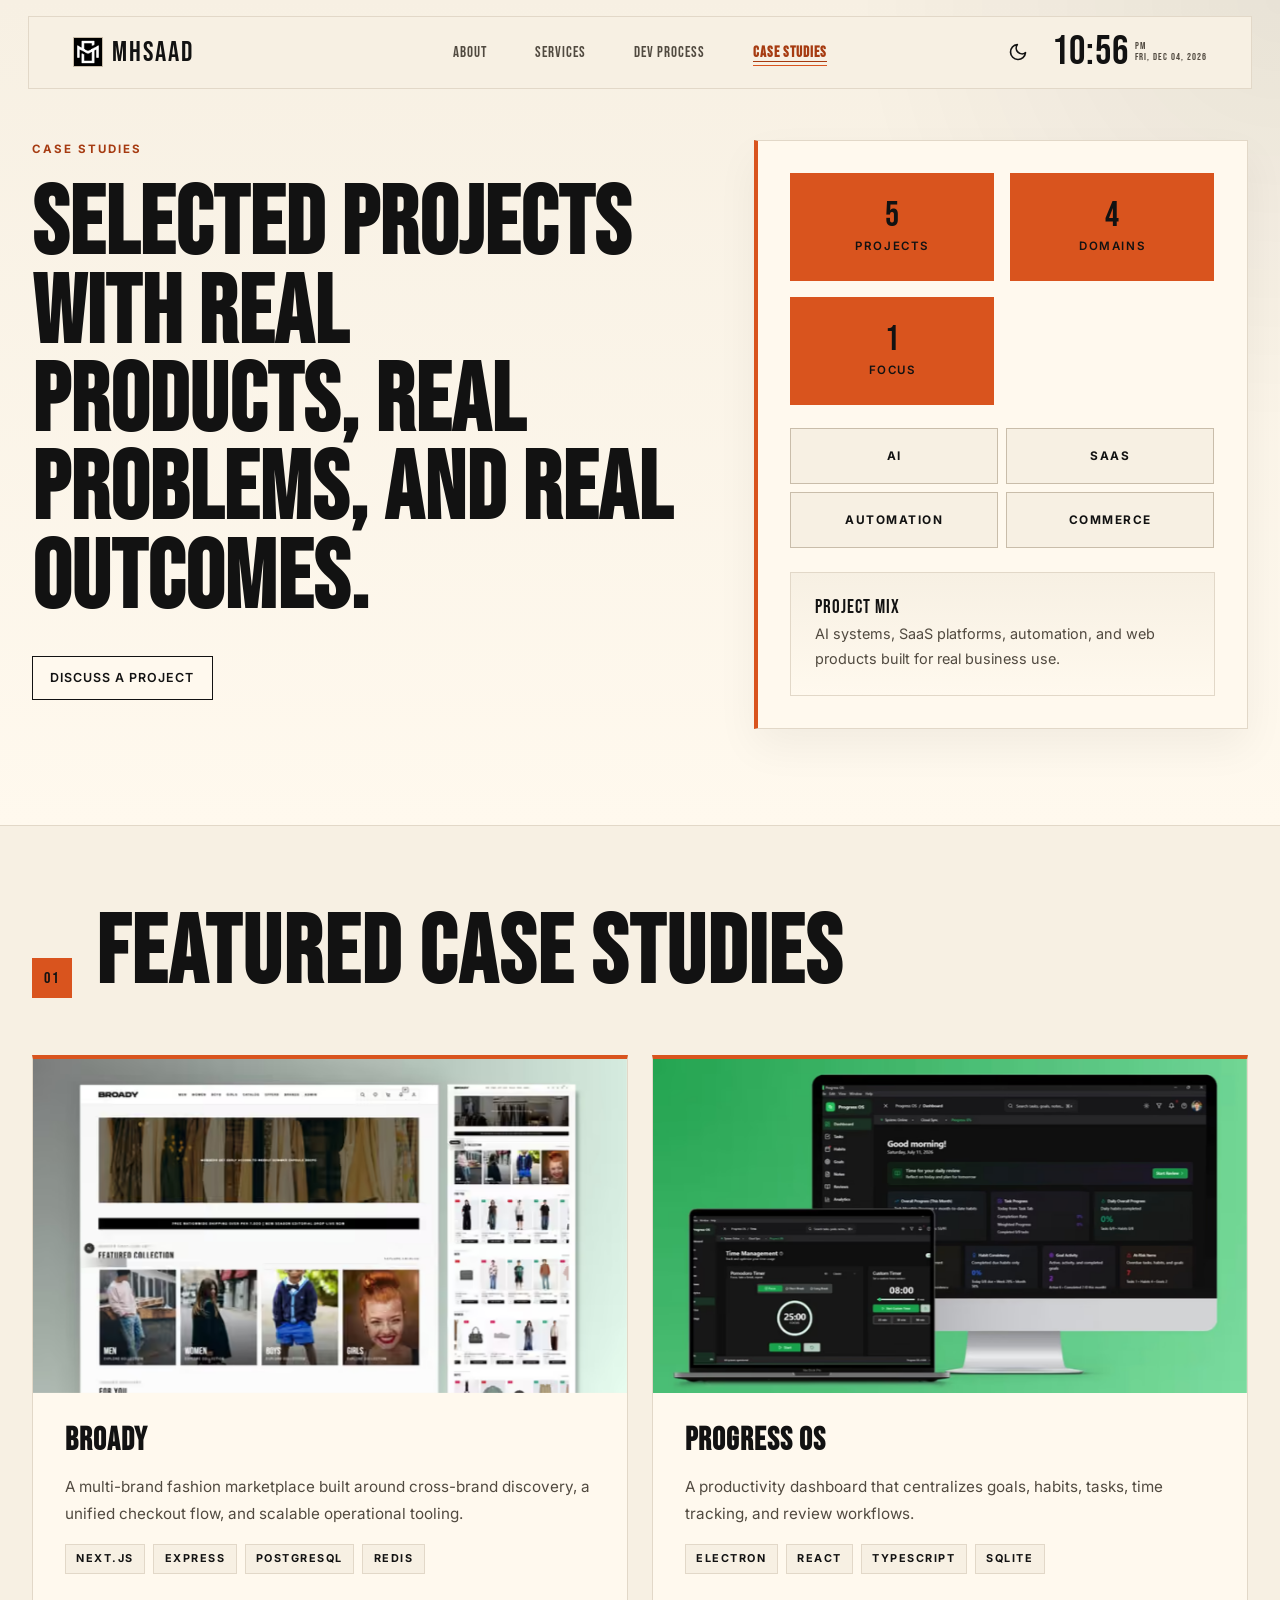
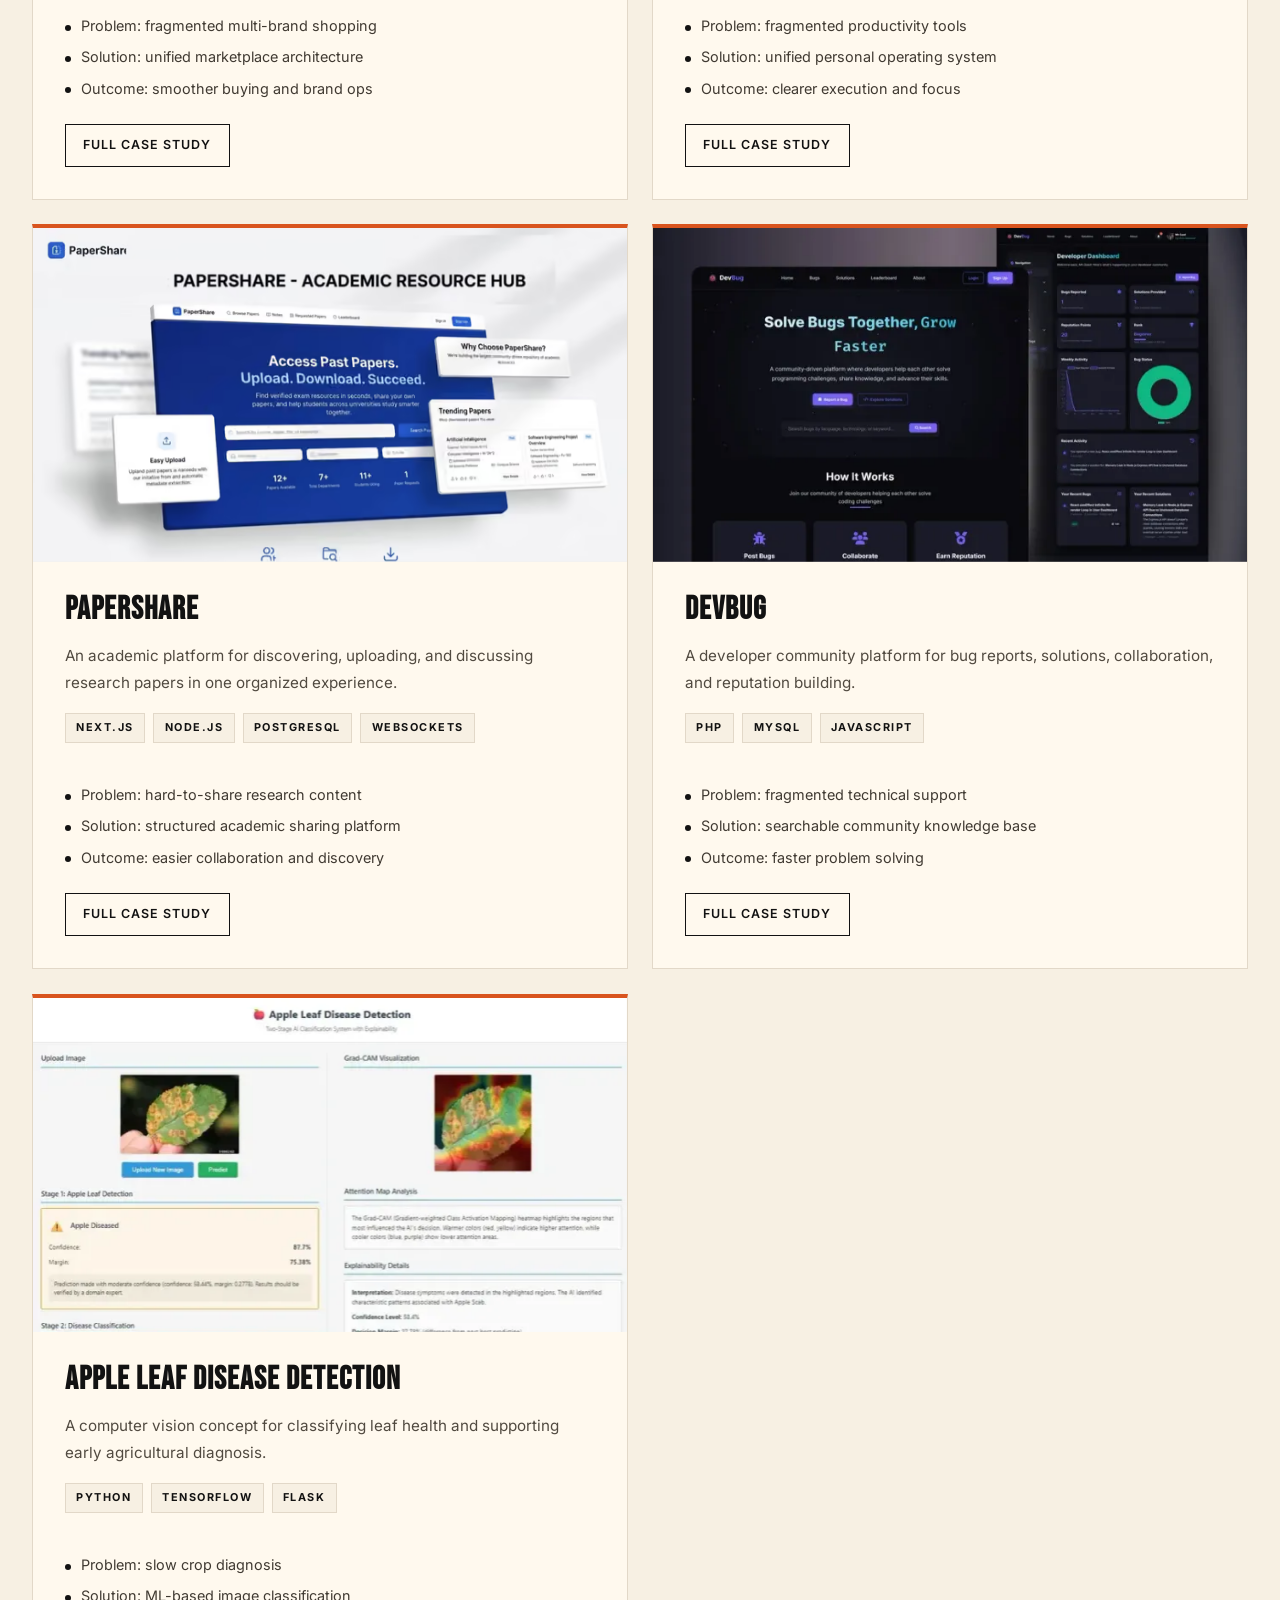
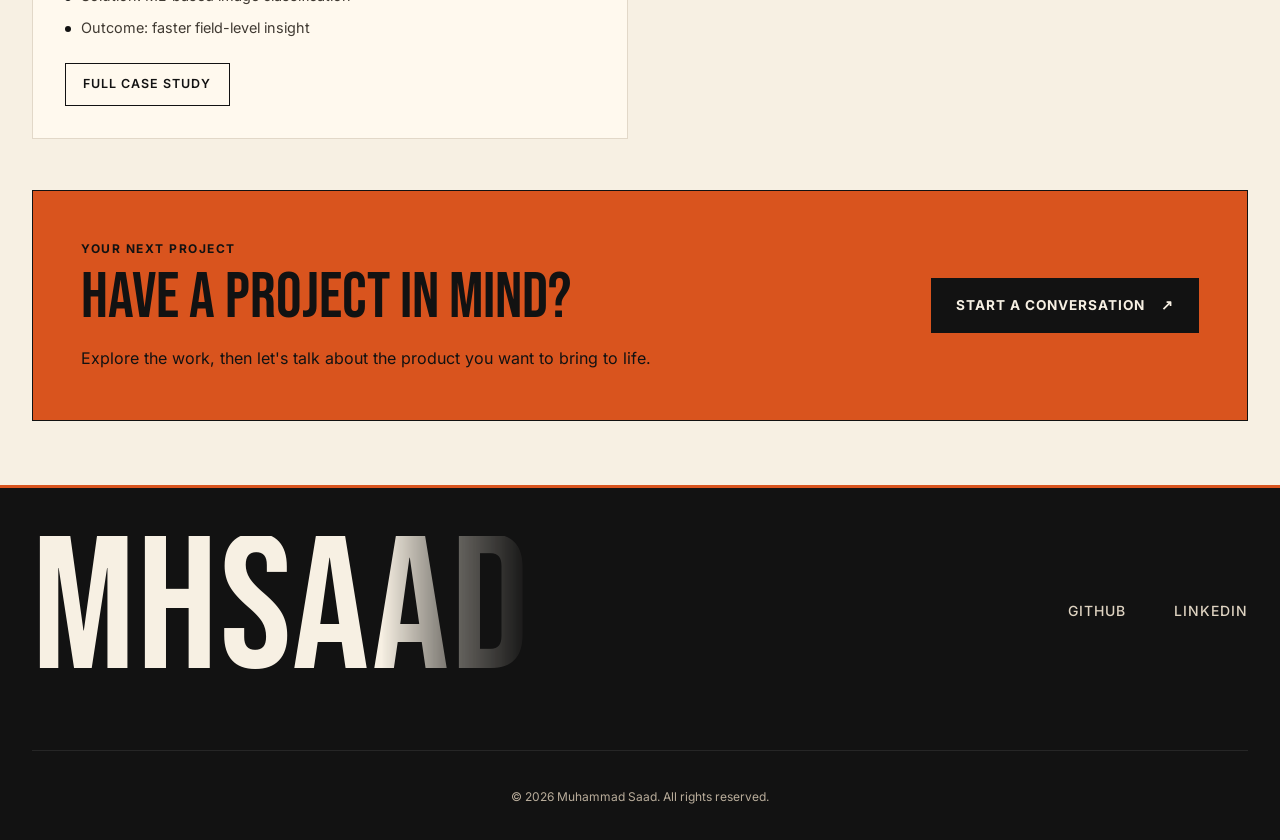
<file: case-studies.html>
<!DOCTYPE html>
<html lang="en">
<head>
<meta charset="utf-8">
<meta content="width=device-width, initial-scale=1.0" name="viewport">
<meta content="Case studies by Muhammad Saad, Full-Stack Software Engineer specializing in AI, SaaS, automation, and scalable web applications." name="description">
<title>Case Studies | Muhammad Saad</title>

<link href="images/msstudio.webp" rel="icon" type="image/jpeg">
<link rel="preload" href="fonts/JTUSjIg69CK48gW7PXoo9Wdhyzbi.woff2" as="font" type="font/woff2" crossorigin>
<style>:root{--color-black:var(--color-ink);--color-white:#FFF9EE;--color-gray-100:var(--color-cream);--color-gray-200:#E2D8C8;--color-gray-300:#C9BDAA;--color-gray-400:#756A5B;--color-gray-500:#655B4E;--color-gray-600:#514A40;--color-gray-700:#403A32;--color-gray-800:#2A2621;--color-gray-900:#1B1916;--font-display:'Bebas Neue',sans-serif;--font-body:'Inter',sans-serif;--spacing-xs:0.25rem;--spacing-sm:0.5rem;--spacing-md:1rem;--spacing-lg:1.5rem;--spacing-xl:2rem;--spacing-2xl:3rem;--spacing-3xl:4rem;--spacing-4xl:6rem;--container-max:1400px;--card-gap:1.5rem;--color-nav-scrolled:rgba(247, 240, 227, 0.95);--color-overlay-bg:rgba(255, 249, 238, 0.9);--color-overlay-btn:rgba(255, 249, 238, 0.96);--color-submit-bg:var(--color-accent);--color-submit-text:var(--color-ink);--color-submit-hover-bg:var(--color-accent-hover);--color-submit-hover-text:var(--color-ink);--color-skeleton-1:#E9E0D2;--color-skeleton-2:#FFF9EE;--color-cream:#F7F0E3;--color-ink:#121212;--color-accent:#D9541E;--color-accent-text:#A63B11;--color-accent-hover:#E96630;--color-accent-soft:#F5DFCF;}*,::after,::before{margin:0;padding:0;box-sizing:border-box}html{scroll-behavior:smooth;font-size:16px}body{font-family:var(--font-body);font-weight:400;line-height:1.6;color:var(--color-black);background-color:var(--color-gray-100);-webkit-font-smoothing:antialiased;-moz-osx-font-smoothing:grayscale}a{text-decoration:none;color:inherit}ul{list-style:none}img{max-width:100%;height:auto;display:block}button{font-family:inherit;border:none;background:0 0}.container{width:100%;max-width:var(--container-max);margin:0 auto;padding:0 var(--spacing-xl)}.navbar{position:fixed;top:clamp(.5rem,1.5vw,1rem);left:clamp(.75rem,2.4vw,1.75rem);right:clamp(.75rem,2.4vw,1.75rem);z-index:1000;background-color:var(--color-gray-100);border:1px solid var(--color-gray-200)}.nav-container{max-width:var(--container-max);margin:0 auto;padding:var(--spacing-md) clamp(1.25rem,4vw,2.75rem);display:grid;grid-template-columns:1fr auto 1fr;column-gap:var(--spacing-lg);align-items:center;width:100%}.nav-logo{display:inline-flex;align-items:center;gap:.55rem;font-family:var(--font-display);font-size:1.75rem;letter-spacing:2px;color:var(--color-black)}.brand-logo-image{width:30px;height:30px;display:block;object-fit:cover;border:1px solid var(--color-gray-300)}.brand-logo-text{display:inline-flex;align-items:center;height:30px;line-height:1;transform:translateY(1px)}.nav-menu{display:flex;gap:var(--spacing-2xl);justify-self:center}.nav-meta{justify-self:end;display:flex;align-items:center;gap:1.25rem}.theme-toggle-btn{background:0 0;border:none;color:var(--color-black);display:flex;align-items:center;justify-content:center;padding:.25rem}.nav-datetime{display:flex;align-items:center;line-height:1;min-width:8.4rem;--nav-time-size:clamp(1.9rem, 3.2vw, 2.6rem);--nav-time-line-height:0.95}.nav-time-wrap{display:flex;align-items:flex-start;gap:.36rem}.nav-time-meta{display:flex;flex-direction:column;align-items:flex-start;justify-content:center;height:calc(var(--nav-time-size) * var(--nav-time-line-height));gap:.02rem}.nav-time{font-family:var(--font-display);font-size:var(--nav-time-size);letter-spacing:1px;line-height:var(--nav-time-line-height);font-weight:400}.nav-ampm{width:auto;text-align:left;font-size:.62rem;line-height:1;font-weight:300;letter-spacing:1.3px;text-transform:uppercase;color:var(--color-gray-600);font-family:var(--font-display)}.nav-date{width:auto;text-align:left;font-size:.62rem;line-height:1;font-weight:300;letter-spacing:1px;text-transform:uppercase;color:var(--color-gray-600);font-family:var(--font-display)}.nav-link{font-family:var(--font-display);font-size:.95rem;font-weight:300;text-transform:uppercase;letter-spacing:1px;color:var(--color-gray-600);position:relative}.nav-link::after{content:'';position:absolute;bottom:-4px;left:0;width:0;height:1px;background-color:var(--color-black)}.nav-toggle{display:none;flex-direction:column;gap:6px;padding:var(--spacing-sm)}.nav-toggle span{width:24px;height:2px;background-color:var(--color-black);transform-origin:center}.hero-cv-btn{display:inline-flex;align-items:center;justify-content:center;border:1px solid var(--color-black);padding:.68rem 1.08rem;font-family:var(--font-body);font-size:.78rem;font-weight:600;letter-spacing:1px;text-transform:uppercase;color:var(--color-black);background-color:var(--color-white)}.page-hero{padding:140px 0 var(--spacing-4xl);position:relative;overflow:hidden;background:radial-gradient(circle at top right,rgba(0,0,0,.06),transparent 28%),linear-gradient(180deg,var(--color-gray-100) 0,var(--color-white) 100%);border-bottom:1px solid var(--color-gray-200)}.page-hero-grid{display:grid;grid-template-columns:minmax(0,1.2fr) minmax(0,0.9fr);gap:var(--spacing-3xl);align-items:stretch}.page-hero-copy{display:flex;flex-direction:column;gap:var(--spacing-lg);width:100%;max-width:none}.page-hero-copy,.page-hero-panel{min-width:0}.page-kicker{font-size:.72rem;font-weight:700;text-transform:uppercase;letter-spacing:2px;color:var(--color-gray-500)}.page-hero-title{font-family:var(--font-display);font-size:clamp(3.6rem,7.5vw,6.8rem);line-height:.92;letter-spacing:1px;text-transform:uppercase;color:var(--color-black);max-width:17ch}.page-hero-actions{display:flex;flex-wrap:wrap;gap:var(--spacing-sm);margin-top:var(--spacing-sm)}.page-hero-panel{position:relative;width:100%;overflow:hidden;isolation:isolate;background-color:var(--color-white);border:1px solid var(--color-gray-200);padding:var(--spacing-xl);display:flex;flex-direction:column;gap:var(--spacing-lg);box-shadow:0 18px 40px rgba(0,0,0,.05);align-self:stretch}.page-stat-grid{display:grid;grid-template-columns:repeat(auto-fit,minmax(150px,1fr));gap:var(--spacing-md)}.page-stat{padding:var(--spacing-lg);background-color:var(--color-gray-100);border:1px solid var(--color-gray-200);min-width:0;display:flex;flex-direction:column;gap:var(--spacing-xs);align-items:center;text-align:center;will-change:transform}.page-stat-number{font-family:var(--font-display);font-size:2.2rem;line-height:1;color:var(--color-black)}.page-stat-label{font-size:.72rem;font-weight:600;text-transform:uppercase;letter-spacing:1.6px;color:var(--color-gray-500);text-align:center}.expertise-row{display:flex;flex-direction:column;gap:0}.expertise-label{display:none}.expertise-stack{display:grid;grid-template-columns:repeat(2,minmax(0,1fr));gap:var(--spacing-sm)}.expertise-pill{display:inline-flex;align-items:center;justify-content:center;min-height:56px;padding:.75rem 1rem;font-size:.74rem;font-weight:700;letter-spacing:1.5px;text-transform:uppercase;color:var(--color-black);background-color:var(--color-gray-100);border:1px solid var(--color-gray-300);border-radius:0;will-change:transform}.page-hero-panel .expertise-stack{width:100%}.page-hero-note{margin-top:auto;padding:var(--spacing-lg);background:linear-gradient(180deg,var(--color-gray-100) 0,var(--color-white) 100%);border:1px solid var(--color-gray-200);display:flex;flex-direction:column;gap:var(--spacing-xs)}.page-hero-note-title{font-family:var(--font-display);font-size:1.2rem;line-height:1.1;letter-spacing:1px;text-transform:uppercase}.page-hero-note-text{font-size:.9rem;line-height:1.7;color:var(--color-gray-600)}@media (max-width:992px){.page-hero-grid{grid-template-columns:1fr}.expertise-stack{grid-template-columns:repeat(2,minmax(0,1fr))}}@media (max-width:768px){:root{--spacing-xl:1.5rem;--spacing-2xl:2rem;--spacing-3xl:3rem;--spacing-4xl:4rem}.nav-menu{position:fixed;top:0;right:0;width:100%;height:100vh;flex-direction:column;align-items:center;justify-content:center;gap:var(--spacing-2xl);background-color:var(--color-white);transform:translateX(100%)}.nav-toggle{display:flex;z-index:100}.nav-link{font-size:1.5rem}.nav-container{grid-template-columns:1fr auto auto;gap:var(--spacing-md)}.nav-meta{display:flex;justify-content:flex-end}.nav-datetime{display:none}.expertise-stack{grid-template-columns:repeat(2,minmax(0,1fr));gap:var(--spacing-xs)}.nav-menu{position:fixed;top:calc(clamp(.5rem,1.5vw,1rem) + 4.8rem);left:clamp(.75rem,2.4vw,1.75rem);right:clamp(.75rem,2.4vw,1.75rem);width:auto;max-height:calc(100vh - 7.5rem);flex-direction:column;align-items:stretch;justify-content:flex-start;gap:var(--spacing-md);padding:var(--spacing-xl);background:linear-gradient(180deg,var(--color-white),var(--color-gray-100)),var(--color-white);border:1px solid var(--color-gray-200);box-shadow:0 28px 60px rgba(0,0,0,.12);border-radius:24px;transform:translate3d(0,-12px,0) scale(.985);opacity:0;visibility:hidden;overflow-y:auto;transform-origin:top center}.nav-menu li{opacity:0;transform:translateY(10px)}.nav-link{font-size:1.15rem;font-weight:700;letter-spacing:1.2px;width:100%;padding:.15rem 0}}@media (max-width:480px){.container{padding:0 var(--spacing-md)}.page-hero{padding-top:110px}.page-hero-title{max-width:none}.page-stat-grid{grid-template-columns:1fr}}::-webkit-scrollbar{width:8px}::-webkit-scrollbar-track{background:var(--color-gray-100)}::-webkit-scrollbar-thumb{background:var(--color-gray-400)}::-webkit-scrollbar-thumb:hover{background:var(--color-gray-600)}@media (prefers-reduced-motion:reduce){*,::after,::before{animation-duration:0s!important;animation-iteration-count:1!important}body{opacity:1}}@media (prefers-contrast:high){:root{--color-gray-200:#c0c0c0;--color-gray-400:#808080;--color-gray-500:#606060;--color-gray-600:#404040}}
@font-face {
  font-family: 'Bebas Neue';
  font-style: normal;
  font-weight: 400;
  font-display: block;
  src: url(fonts/JTUSjIg69CK48gW7PXoo9Wdhyzbi.woff2) format('woff2');
  unicode-range: U+0100-02BA, U+02BD-02C5, U+02C7-02CC, U+02CE-02D7, U+02DD-02FF, U+0304, U+0308, U+0329, U+1D00-1DBF, U+1E00-1E9F, U+1EF2-1EFF, U+2020, U+20A0-20AB, U+20AD-20C0, U+2113, U+2C60-2C7F, U+A720-A7FF;
}

@font-face {
  font-family: 'Bebas Neue';
  font-style: normal;
  font-weight: 400;
  font-display: block;
  src: url(fonts/JTUSjIg69CK48gW7PXoo9Wlhyw.woff2) format('woff2');
  unicode-range: U+0000-00FF, U+0131, U+0152-0153, U+02BB-02BC, U+02C6, U+02DA, U+02DC, U+0304, U+0308, U+0329, U+2000-206F, U+20AC, U+2122, U+2191, U+2193, U+2212, U+2215, U+FEFF, U+FFFD;
}

@font-face {
  font-family: 'Inter';
  font-style: normal;
  font-weight: 300;
  font-display: swap;
  src: url(fonts/UcC73FwrK3iLTeHuS_nVMrMxCp50SjIa2JL7SUc.woff2) format('woff2');
  unicode-range: U+0460-052F, U+1C80-1C8A, U+20B4, U+2DE0-2DFF, U+A640-A69F, U+FE2E-FE2F;
}

@font-face {
  font-family: 'Inter';
  font-style: normal;
  font-weight: 300;
  font-display: swap;
  src: url(fonts/UcC73FwrK3iLTeHuS_nVMrMxCp50SjIa0ZL7SUc.woff2) format('woff2');
  unicode-range: U+0301, U+0400-045F, U+0490-0491, U+04B0-04B1, U+2116;
}

@font-face {
  font-family: 'Inter';
  font-style: normal;
  font-weight: 300;
  font-display: swap;
  src: url(fonts/UcC73FwrK3iLTeHuS_nVMrMxCp50SjIa2ZL7SUc.woff2) format('woff2');
  unicode-range: U+1F00-1FFF;
}

@font-face {
  font-family: 'Inter';
  font-style: normal;
  font-weight: 300;
  font-display: swap;
  src: url(fonts/UcC73FwrK3iLTeHuS_nVMrMxCp50SjIa1pL7SUc.woff2) format('woff2');
  unicode-range: U+0370-0377, U+037A-037F, U+0384-038A, U+038C, U+038E-03A1, U+03A3-03FF;
}

@font-face {
  font-family: 'Inter';
  font-style: normal;
  font-weight: 300;
  font-display: swap;
  src: url(fonts/UcC73FwrK3iLTeHuS_nVMrMxCp50SjIa2pL7SUc.woff2) format('woff2');
  unicode-range: U+0102-0103, U+0110-0111, U+0128-0129, U+0168-0169, U+01A0-01A1, U+01AF-01B0, U+0300-0301, U+0303-0304, U+0308-0309, U+0323, U+0329, U+1EA0-1EF9, U+20AB;
}

@font-face {
  font-family: 'Inter';
  font-style: normal;
  font-weight: 300;
  font-display: swap;
  src: url(fonts/UcC73FwrK3iLTeHuS_nVMrMxCp50SjIa25L7SUc.woff2) format('woff2');
  unicode-range: U+0100-02BA, U+02BD-02C5, U+02C7-02CC, U+02CE-02D7, U+02DD-02FF, U+0304, U+0308, U+0329, U+1D00-1DBF, U+1E00-1E9F, U+1EF2-1EFF, U+2020, U+20A0-20AB, U+20AD-20C0, U+2113, U+2C60-2C7F, U+A720-A7FF;
}

@font-face {
  font-family: 'Inter';
  font-style: normal;
  font-weight: 300;
  font-display: swap;
  src: url(fonts/UcC73FwrK3iLTeHuS_nVMrMxCp50SjIa1ZL7.woff2) format('woff2');
  unicode-range: U+0000-00FF, U+0131, U+0152-0153, U+02BB-02BC, U+02C6, U+02DA, U+02DC, U+0304, U+0308, U+0329, U+2000-206F, U+20AC, U+2122, U+2191, U+2193, U+2212, U+2215, U+FEFF, U+FFFD;
}

@font-face {
  font-family: 'Inter';
  font-style: normal;
  font-weight: 400;
  font-display: swap;
  src: url(fonts/UcC73FwrK3iLTeHuS_nVMrMxCp50SjIa2JL7SUc.woff2) format('woff2');
  unicode-range: U+0460-052F, U+1C80-1C8A, U+20B4, U+2DE0-2DFF, U+A640-A69F, U+FE2E-FE2F;
}

@font-face {
  font-family: 'Inter';
  font-style: normal;
  font-weight: 400;
  font-display: swap;
  src: url(fonts/UcC73FwrK3iLTeHuS_nVMrMxCp50SjIa0ZL7SUc.woff2) format('woff2');
  unicode-range: U+0301, U+0400-045F, U+0490-0491, U+04B0-04B1, U+2116;
}

@font-face {
  font-family: 'Inter';
  font-style: normal;
  font-weight: 400;
  font-display: swap;
  src: url(fonts/UcC73FwrK3iLTeHuS_nVMrMxCp50SjIa2ZL7SUc.woff2) format('woff2');
  unicode-range: U+1F00-1FFF;
}

@font-face {
  font-family: 'Inter';
  font-style: normal;
  font-weight: 400;
  font-display: swap;
  src: url(fonts/UcC73FwrK3iLTeHuS_nVMrMxCp50SjIa1pL7SUc.woff2) format('woff2');
  unicode-range: U+0370-0377, U+037A-037F, U+0384-038A, U+038C, U+038E-03A1, U+03A3-03FF;
}

@font-face {
  font-family: 'Inter';
  font-style: normal;
  font-weight: 400;
  font-display: swap;
  src: url(fonts/UcC73FwrK3iLTeHuS_nVMrMxCp50SjIa2pL7SUc.woff2) format('woff2');
  unicode-range: U+0102-0103, U+0110-0111, U+0128-0129, U+0168-0169, U+01A0-01A1, U+01AF-01B0, U+0300-0301, U+0303-0304, U+0308-0309, U+0323, U+0329, U+1EA0-1EF9, U+20AB;
}

@font-face {
  font-family: 'Inter';
  font-style: normal;
  font-weight: 400;
  font-display: swap;
  src: url(fonts/UcC73FwrK3iLTeHuS_nVMrMxCp50SjIa25L7SUc.woff2) format('woff2');
  unicode-range: U+0100-02BA, U+02BD-02C5, U+02C7-02CC, U+02CE-02D7, U+02DD-02FF, U+0304, U+0308, U+0329, U+1D00-1DBF, U+1E00-1E9F, U+1EF2-1EFF, U+2020, U+20A0-20AB, U+20AD-20C0, U+2113, U+2C60-2C7F, U+A720-A7FF;
}

@font-face {
  font-family: 'Inter';
  font-style: normal;
  font-weight: 400;
  font-display: swap;
  src: url(fonts/UcC73FwrK3iLTeHuS_nVMrMxCp50SjIa1ZL7.woff2) format('woff2');
  unicode-range: U+0000-00FF, U+0131, U+0152-0153, U+02BB-02BC, U+02C6, U+02DA, U+02DC, U+0304, U+0308, U+0329, U+2000-206F, U+20AC, U+2122, U+2191, U+2193, U+2212, U+2215, U+FEFF, U+FFFD;
}

@font-face {
  font-family: 'Inter';
  font-style: normal;
  font-weight: 500;
  font-display: swap;
  src: url(fonts/UcC73FwrK3iLTeHuS_nVMrMxCp50SjIa2JL7SUc.woff2) format('woff2');
  unicode-range: U+0460-052F, U+1C80-1C8A, U+20B4, U+2DE0-2DFF, U+A640-A69F, U+FE2E-FE2F;
}

@font-face {
  font-family: 'Inter';
  font-style: normal;
  font-weight: 500;
  font-display: swap;
  src: url(fonts/UcC73FwrK3iLTeHuS_nVMrMxCp50SjIa0ZL7SUc.woff2) format('woff2');
  unicode-range: U+0301, U+0400-045F, U+0490-0491, U+04B0-04B1, U+2116;
}

@font-face {
  font-family: 'Inter';
  font-style: normal;
  font-weight: 500;
  font-display: swap;
  src: url(fonts/UcC73FwrK3iLTeHuS_nVMrMxCp50SjIa2ZL7SUc.woff2) format('woff2');
  unicode-range: U+1F00-1FFF;
}

@font-face {
  font-family: 'Inter';
  font-style: normal;
  font-weight: 500;
  font-display: swap;
  src: url(fonts/UcC73FwrK3iLTeHuS_nVMrMxCp50SjIa1pL7SUc.woff2) format('woff2');
  unicode-range: U+0370-0377, U+037A-037F, U+0384-038A, U+038C, U+038E-03A1, U+03A3-03FF;
}

@font-face {
  font-family: 'Inter';
  font-style: normal;
  font-weight: 500;
  font-display: swap;
  src: url(fonts/UcC73FwrK3iLTeHuS_nVMrMxCp50SjIa2pL7SUc.woff2) format('woff2');
  unicode-range: U+0102-0103, U+0110-0111, U+0128-0129, U+0168-0169, U+01A0-01A1, U+01AF-01B0, U+0300-0301, U+0303-0304, U+0308-0309, U+0323, U+0329, U+1EA0-1EF9, U+20AB;
}

@font-face {
  font-family: 'Inter';
  font-style: normal;
  font-weight: 500;
  font-display: swap;
  src: url(fonts/UcC73FwrK3iLTeHuS_nVMrMxCp50SjIa25L7SUc.woff2) format('woff2');
  unicode-range: U+0100-02BA, U+02BD-02C5, U+02C7-02CC, U+02CE-02D7, U+02DD-02FF, U+0304, U+0308, U+0329, U+1D00-1DBF, U+1E00-1E9F, U+1EF2-1EFF, U+2020, U+20A0-20AB, U+20AD-20C0, U+2113, U+2C60-2C7F, U+A720-A7FF;
}

@font-face {
  font-family: 'Inter';
  font-style: normal;
  font-weight: 500;
  font-display: swap;
  src: url(fonts/UcC73FwrK3iLTeHuS_nVMrMxCp50SjIa1ZL7.woff2) format('woff2');
  unicode-range: U+0000-00FF, U+0131, U+0152-0153, U+02BB-02BC, U+02C6, U+02DA, U+02DC, U+0304, U+0308, U+0329, U+2000-206F, U+20AC, U+2122, U+2191, U+2193, U+2212, U+2215, U+FEFF, U+FFFD;
}

@font-face {
  font-family: 'Inter';
  font-style: normal;
  font-weight: 600;
  font-display: swap;
  src: url(fonts/UcC73FwrK3iLTeHuS_nVMrMxCp50SjIa2JL7SUc.woff2) format('woff2');
  unicode-range: U+0460-052F, U+1C80-1C8A, U+20B4, U+2DE0-2DFF, U+A640-A69F, U+FE2E-FE2F;
}

@font-face {
  font-family: 'Inter';
  font-style: normal;
  font-weight: 600;
  font-display: swap;
  src: url(fonts/UcC73FwrK3iLTeHuS_nVMrMxCp50SjIa0ZL7SUc.woff2) format('woff2');
  unicode-range: U+0301, U+0400-045F, U+0490-0491, U+04B0-04B1, U+2116;
}

@font-face {
  font-family: 'Inter';
  font-style: normal;
  font-weight: 600;
  font-display: swap;
  src: url(fonts/UcC73FwrK3iLTeHuS_nVMrMxCp50SjIa2ZL7SUc.woff2) format('woff2');
  unicode-range: U+1F00-1FFF;
}

@font-face {
  font-family: 'Inter';
  font-style: normal;
  font-weight: 600;
  font-display: swap;
  src: url(fonts/UcC73FwrK3iLTeHuS_nVMrMxCp50SjIa1pL7SUc.woff2) format('woff2');
  unicode-range: U+0370-0377, U+037A-037F, U+0384-038A, U+038C, U+038E-03A1, U+03A3-03FF;
}

@font-face {
  font-family: 'Inter';
  font-style: normal;
  font-weight: 600;
  font-display: swap;
  src: url(fonts/UcC73FwrK3iLTeHuS_nVMrMxCp50SjIa2pL7SUc.woff2) format('woff2');
  unicode-range: U+0102-0103, U+0110-0111, U+0128-0129, U+0168-0169, U+01A0-01A1, U+01AF-01B0, U+0300-0301, U+0303-0304, U+0308-0309, U+0323, U+0329, U+1EA0-1EF9, U+20AB;
}

@font-face {
  font-family: 'Inter';
  font-style: normal;
  font-weight: 600;
  font-display: swap;
  src: url(fonts/UcC73FwrK3iLTeHuS_nVMrMxCp50SjIa25L7SUc.woff2) format('woff2');
  unicode-range: U+0100-02BA, U+02BD-02C5, U+02C7-02CC, U+02CE-02D7, U+02DD-02FF, U+0304, U+0308, U+0329, U+1D00-1DBF, U+1E00-1E9F, U+1EF2-1EFF, U+2020, U+20A0-20AB, U+20AD-20C0, U+2113, U+2C60-2C7F, U+A720-A7FF;
}

@font-face {
  font-family: 'Inter';
  font-style: normal;
  font-weight: 600;
  font-display: swap;
  src: url(fonts/UcC73FwrK3iLTeHuS_nVMrMxCp50SjIa1ZL7.woff2) format('woff2');
  unicode-range: U+0000-00FF, U+0131, U+0152-0153, U+02BB-02BC, U+02C6, U+02DA, U+02DC, U+0304, U+0308, U+0329, U+2000-206F, U+20AC, U+2122, U+2191, U+2193, U+2212, U+2215, U+FEFF, U+FFFD;
}

@font-face {
  font-family: 'Inter';
  font-style: normal;
  font-weight: 700;
  font-display: swap;
  src: url(fonts/UcC73FwrK3iLTeHuS_nVMrMxCp50SjIa2JL7SUc.woff2) format('woff2');
  unicode-range: U+0460-052F, U+1C80-1C8A, U+20B4, U+2DE0-2DFF, U+A640-A69F, U+FE2E-FE2F;
}

@font-face {
  font-family: 'Inter';
  font-style: normal;
  font-weight: 700;
  font-display: swap;
  src: url(fonts/UcC73FwrK3iLTeHuS_nVMrMxCp50SjIa0ZL7SUc.woff2) format('woff2');
  unicode-range: U+0301, U+0400-045F, U+0490-0491, U+04B0-04B1, U+2116;
}

@font-face {
  font-family: 'Inter';
  font-style: normal;
  font-weight: 700;
  font-display: swap;
  src: url(fonts/UcC73FwrK3iLTeHuS_nVMrMxCp50SjIa2ZL7SUc.woff2) format('woff2');
  unicode-range: U+1F00-1FFF;
}

@font-face {
  font-family: 'Inter';
  font-style: normal;
  font-weight: 700;
  font-display: swap;
  src: url(fonts/UcC73FwrK3iLTeHuS_nVMrMxCp50SjIa1pL7SUc.woff2) format('woff2');
  unicode-range: U+0370-0377, U+037A-037F, U+0384-038A, U+038C, U+038E-03A1, U+03A3-03FF;
}

@font-face {
  font-family: 'Inter';
  font-style: normal;
  font-weight: 700;
  font-display: swap;
  src: url(fonts/UcC73FwrK3iLTeHuS_nVMrMxCp50SjIa2pL7SUc.woff2) format('woff2');
  unicode-range: U+0102-0103, U+0110-0111, U+0128-0129, U+0168-0169, U+01A0-01A1, U+01AF-01B0, U+0300-0301, U+0303-0304, U+0308-0309, U+0323, U+0329, U+1EA0-1EF9, U+20AB;
}

@font-face {
  font-family: 'Inter';
  font-style: normal;
  font-weight: 700;
  font-display: swap;
  src: url(fonts/UcC73FwrK3iLTeHuS_nVMrMxCp50SjIa25L7SUc.woff2) format('woff2');
  unicode-range: U+0100-02BA, U+02BD-02C5, U+02C7-02CC, U+02CE-02D7, U+02DD-02FF, U+0304, U+0308, U+0329, U+1D00-1DBF, U+1E00-1E9F, U+1EF2-1EFF, U+2020, U+20A0-20AB, U+20AD-20C0, U+2113, U+2C60-2C7F, U+A720-A7FF;
}

@font-face {
  font-family: 'Inter';
  font-style: normal;
  font-weight: 700;
  font-display: swap;
  src: url(fonts/UcC73FwrK3iLTeHuS_nVMrMxCp50SjIa1ZL7.woff2) format('woff2');
  unicode-range: U+0000-00FF, U+0131, U+0152-0153, U+02BB-02BC, U+02C6, U+02DA, U+02DC, U+0304, U+0308, U+0329, U+2000-206F, U+20AC, U+2122, U+2191, U+2193, U+2212, U+2215, U+FEFF, U+FFFD;
}
</style><link rel="preload" href="styles.min.css?v=cream-orange-2" as="style" onload="this.onload=null;this.rel='stylesheet'">
<noscript><link rel="stylesheet" href="styles.min.css?v=cream-orange-2"></noscript>
</head>
<body>
<nav class="navbar">
<div class="nav-container">
<a aria-label="MsStudio" class="nav-logo" href="index.html#hero"><img alt="MsStudio logo" class="brand-logo-image" width="150" height="150" src="images/msstudio.webp"/><span class="brand-logo-text">MhSaad</span></a>
<ul class="nav-menu">
<li><a class="nav-link" href="about.html">About</a></li>
<li><a class="nav-link" href="services.html">Services</a></li>
<li><a class="nav-link" href="dev-process.html">Dev Process</a></li>
<li><a class="nav-link" href="case-studies.html">Case Studies</a></li>
</ul>
<div class="nav-meta"><button aria-label="Toggle dark mode" class="theme-toggle-btn" id="themeToggle"><svg class="sun-icon" fill="none" height="20" stroke="currentColor" stroke-linecap="round" stroke-linejoin="round" stroke-width="2" style="display: none;" viewbox="0 0 24 24" width="20"><circle cx="12" cy="12" r="5"></circle><line x1="12" x2="12" y1="1" y2="3"></line><line x1="12" x2="12" y1="21" y2="23"></line><line x1="4.22" x2="5.64" y1="4.22" y2="5.64"></line><line x1="18.36" x2="19.78" y1="18.36" y2="19.78"></line><line x1="1" x2="3" y1="12" y2="12"></line><line x1="21" x2="23" y1="12" y2="12"></line><line x1="4.22" x2="5.64" y1="19.78" y2="18.36"></line><line x1="18.36" x2="19.78" y1="5.64" y2="4.22"></line></svg><svg class="moon-icon" fill="none" height="20" stroke="currentColor" stroke-linecap="round" stroke-linejoin="round" stroke-width="2" viewbox="0 0 24 24" width="20"><path d="M21 12.79A9 9 0 1 1 11.21 3 7 7 0 0 0 21 12.79z"></path></svg></button><div aria-live="polite" class="nav-datetime"><div class="nav-time-wrap"><span class="nav-time" id="navTime">12:00</span><div class="nav-time-meta"><span class="nav-ampm" id="navAmPm">AM</span><span class="nav-date" id="navDate">THU, 26 MAR 2026</span></div></div></div></div>
<button aria-label="Toggle navigation" class="nav-toggle"><span></span><span></span></button>
</div>
</nav>
<header class="page-hero">
<div class="container page-hero-grid">
<div class="page-hero-copy">
<span class="page-kicker">Case Studies</span>
<h1 class="page-hero-title">Selected projects with real products, real problems, and real outcomes.</h1>
<div class="page-hero-actions"><a class="hero-cv-btn" href="contact.html">Discuss a Project</a></div>
</div>
<div class="page-hero-panel">
<div class="page-stat-grid">
<div class="page-stat"><span class="page-stat-number">5</span><span class="page-stat-label">Projects</span></div>
<div class="page-stat"><span class="page-stat-number">4</span><span class="page-stat-label">Domains</span></div>
<div class="page-stat"><span class="page-stat-number">1</span><span class="page-stat-label">Focus</span></div>
</div>
<div class="expertise-row">
<span class="expertise-label">Primary Themes</span>
<div class="expertise-stack">
<span class="expertise-pill">AI</span>
<span class="expertise-pill">SaaS</span>
<span class="expertise-pill">Automation</span>
<span class="expertise-pill">Commerce</span>
</div>
</div>
<div class="page-hero-note">
<span class="page-hero-note-title">Project Mix</span>
<p class="page-hero-note-text">AI systems, SaaS platforms, automation, and web products built for real business use.</p>
</div>
</div>
</div>
</header>
<main>
<section class="section">
<div class="container">
<div class="section-header"><span class="section-number">01</span><h2 class="section-title">Featured Case Studies</h2></div>
<div class="case-study-grid">
<article class="case-study-card">
<div class="case-study-media"><img alt="Broady preview" decoding="async" loading="lazy" width="450" height="242" src="images/Broady/Broady/thumbnail-450.avif" srcset="images/Broady/Broady/thumbnail-450.avif 450w, images/Broady/Broady/thumbnail-650.avif 650w, images/Broady/Broady/thumbnail-900.avif 900w" sizes="(max-width: 768px) 92vw, 50vw"/></div>
<div class="case-study-content">
<h3 class="case-study-title">Broady</h3>
<p class="case-study-text">A multi-brand fashion marketplace built around cross-brand discovery, a unified checkout flow, and scalable operational tooling.</p>
<div class="case-study-meta"><span>Next.js</span><span>Express</span><span>PostgreSQL</span><span>Redis</span></div>
<ul class="feature-list"><li>Problem: fragmented multi-brand shopping</li><li>Solution: unified marketplace architecture</li><li>Outcome: smoother buying and brand ops</li></ul>
<div class="case-study-actions">
<a class="hero-cv-btn" href="broady-case-study.html">Full Case Study</a>
</div>
</div>
</article>
<article class="case-study-card">
<div class="case-study-media"><img alt="Progress OS preview" decoding="async" loading="lazy" width="700" height="377" src="images/PersonalOS/thumbnail-700.avif" srcset="images/PersonalOS/thumbnail-700.avif 700w, images/PersonalOS/thumbnail-1400.avif 1400w" sizes="(max-width: 768px) 92vw, 50vw"/></div>
<div class="case-study-content">
<h3 class="case-study-title">Progress OS</h3>
<p class="case-study-text">A productivity dashboard that centralizes goals, habits, tasks, time tracking, and review workflows.</p>
<div class="case-study-meta"><span>Electron</span><span>React</span><span>TypeScript</span><span>SQLite</span></div>
<ul class="feature-list"><li>Problem: fragmented productivity tools</li><li>Solution: unified personal operating system</li><li>Outcome: clearer execution and focus</li></ul>
<div class="case-study-actions"><a class="hero-cv-btn" href="progress-os-case-study.html">Full Case Study</a></div>
</div>
</article>
<article class="case-study-card">
<div class="case-study-media"><img alt="PaperShare preview" decoding="async" loading="lazy" width="450" height="274" src="images/Papershare/thumbnail-450.avif" srcset="images/Papershare/thumbnail-450.avif 450w, images/Papershare/thumbnail-650.avif 650w, images/Papershare/thumbnail-900.avif 900w" sizes="(max-width: 768px) 92vw, 50vw"/></div>
<div class="case-study-content">
<h3 class="case-study-title">PaperShare</h3>
<p class="case-study-text">An academic platform for discovering, uploading, and discussing research papers in one organized experience.</p>
<div class="case-study-meta"><span>Next.js</span><span>Node.js</span><span>PostgreSQL</span><span>WebSockets</span></div>
<ul class="feature-list"><li>Problem: hard-to-share research content</li><li>Solution: structured academic sharing platform</li><li>Outcome: easier collaboration and discovery</li></ul>
<div class="case-study-actions"><a class="hero-cv-btn" href="papershare-case-study.html">Full Case Study</a></div>
</div>
</article>
<article class="case-study-card">
<div class="case-study-media"><img alt="DevBug preview" decoding="async" loading="lazy" width="700" height="456" src="images/DevBug/thumbnail-700.webp" srcset="images/DevBug/thumbnail-700.webp 700w, images/DevBug/thumbnail-1400.webp 1400w" sizes="(max-width: 768px) 92vw, 50vw"/></div>
<div class="case-study-content">
<h3 class="case-study-title">DevBug</h3>
<p class="case-study-text">A developer community platform for bug reports, solutions, collaboration, and reputation building.</p>
<div class="case-study-meta"><span>PHP</span><span>MySQL</span><span>JavaScript</span></div>
<ul class="feature-list"><li>Problem: fragmented technical support</li><li>Solution: searchable community knowledge base</li><li>Outcome: faster problem solving</li></ul>
<div class="case-study-actions"><a class="hero-cv-btn" href="devbug-case-study.html">Full Case Study</a></div>
</div>
</article>
<article class="case-study-card">
<div class="case-study-media"><img alt="Apple Leaf Disease Detection preview" decoding="async" loading="lazy" width="450" height="262" src="images/leaf_disease_detection/thumbnail-450.webp" srcset="images/leaf_disease_detection/thumbnail-450.webp 450w, images/leaf_disease_detection/thumbnail-650.webp 650w, images/leaf_disease_detection/thumbnail-900.webp 900w" sizes="(max-width: 768px) 92vw, 50vw"></div>
<div class="case-study-content">
<h3 class="case-study-title">Apple Leaf Disease Detection</h3>
<p class="case-study-text">A computer vision concept for classifying leaf health and supporting early agricultural diagnosis.</p>
<div class="case-study-meta"><span>Python</span><span>TensorFlow</span><span>Flask</span></div>
<ul class="feature-list"><li>Problem: slow crop diagnosis</li><li>Solution: ML-based image classification</li><li>Outcome: faster field-level insight</li></ul>
<div class="case-study-actions"><a class="hero-cv-btn" href="apple-leaf-case-study.html">Full Case Study</a></div>
</div>
</article>
</div>
</div>
</section>
<section class="project-invite" aria-labelledby="project-invite-title">
<div class="container">
<div class="project-invite-card">
<div class="project-invite-copy">
<span class="project-invite-kicker">Your next project</span>
<h2 class="project-invite-title" id="project-invite-title">Have a project in mind?</h2>
<p>Explore the work, then let's talk about the product you want to bring to life.</p>
</div>
<a class="project-invite-link" href="contact.html">Start a conversation <span aria-hidden="true">&#8599;</span></a>
</div>
</div>
</section>
</main>
<footer class="footer">
<div class="container">
<div class="footer-content">
<div class="footer-brand"><a aria-label="Back to Home" class="footer-logo-link footer-brand-head" href="index.html#hero"><span class="footer-name">MHSAAD</span></a></div>
<div class="footer-links"><a class="footer-link" href="https://github.com/m-saad-1" rel="noopener noreferrer" target="_blank">GitHub</a><a class="footer-link" href="https://www.linkedin.com/in/muhammad-saad24/" rel="noopener noreferrer" target="_blank">LinkedIn</a></div>
<div class="footer-copy"><span>&copy; 2026 Muhammad Saad. All rights reserved.</span></div>
</div>
</div>
</footer>
<script src="script.min.js"></script>
</body>
</html>
</file>
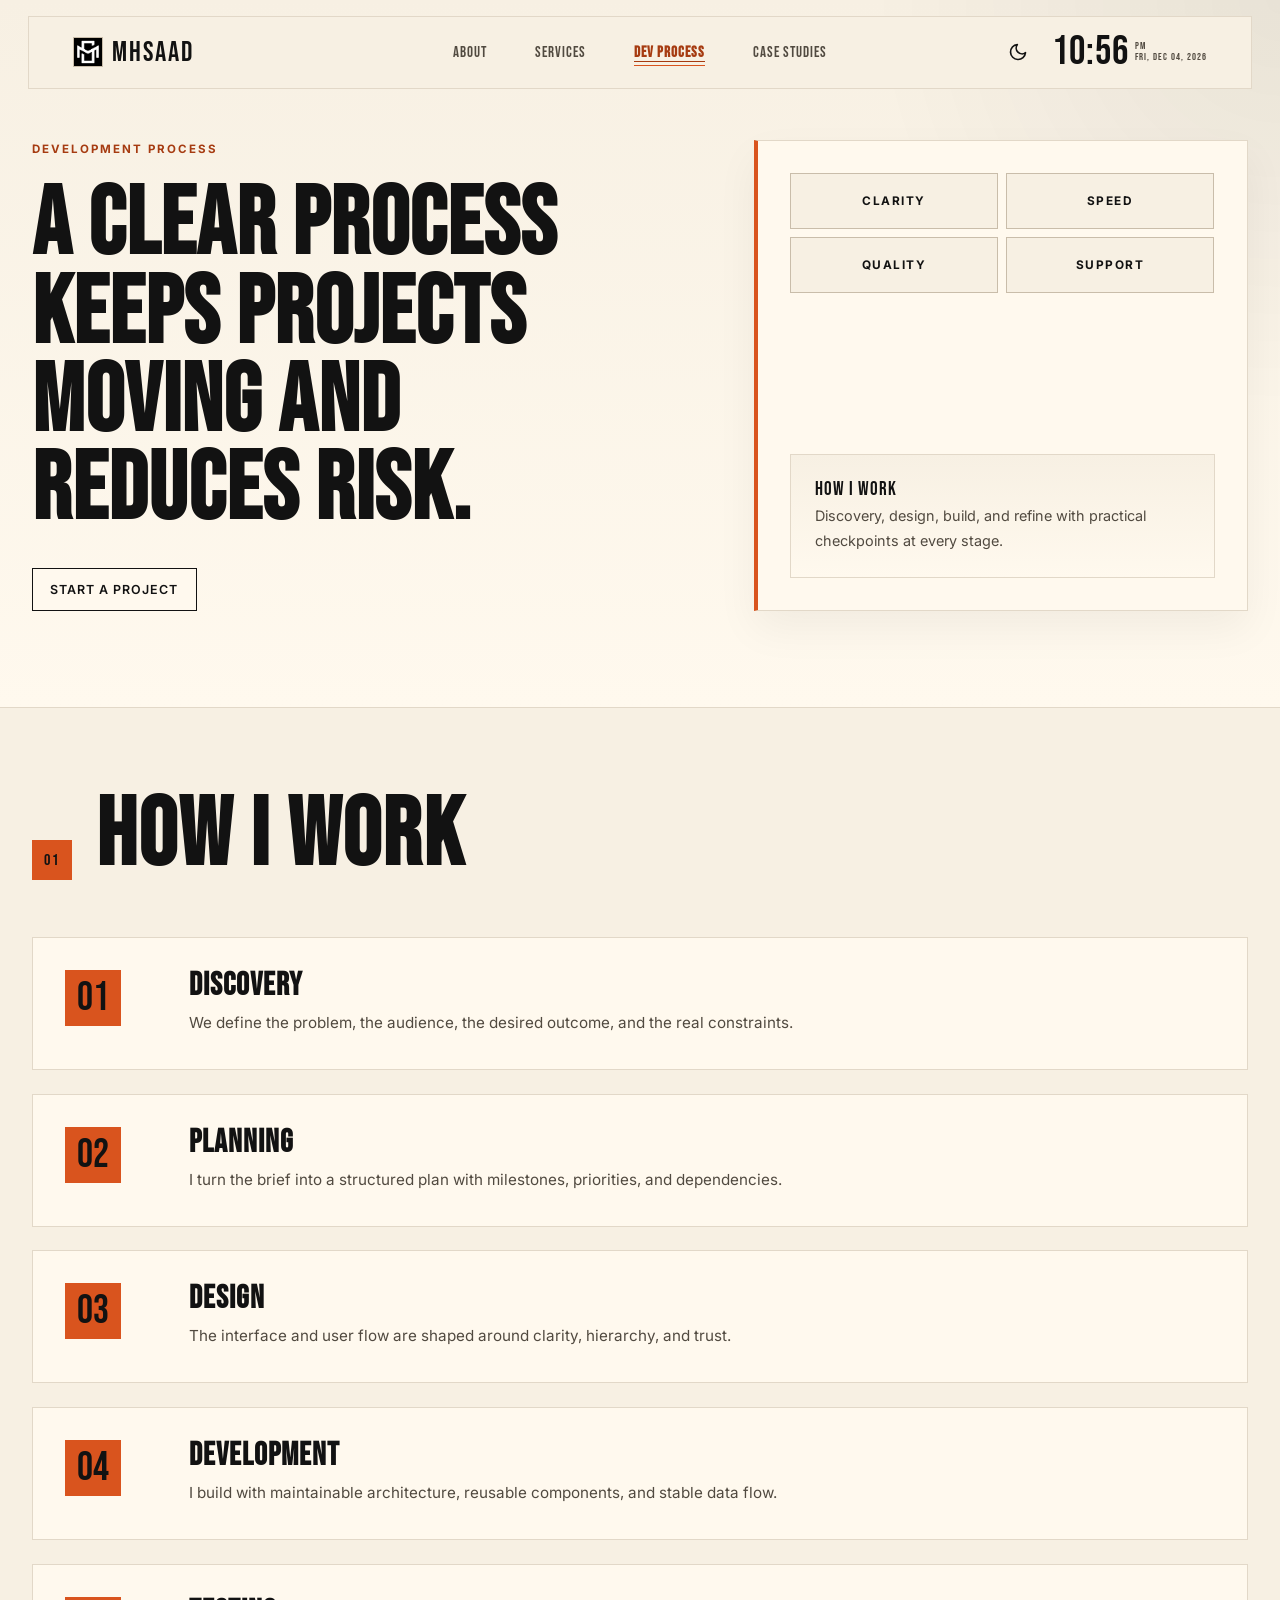
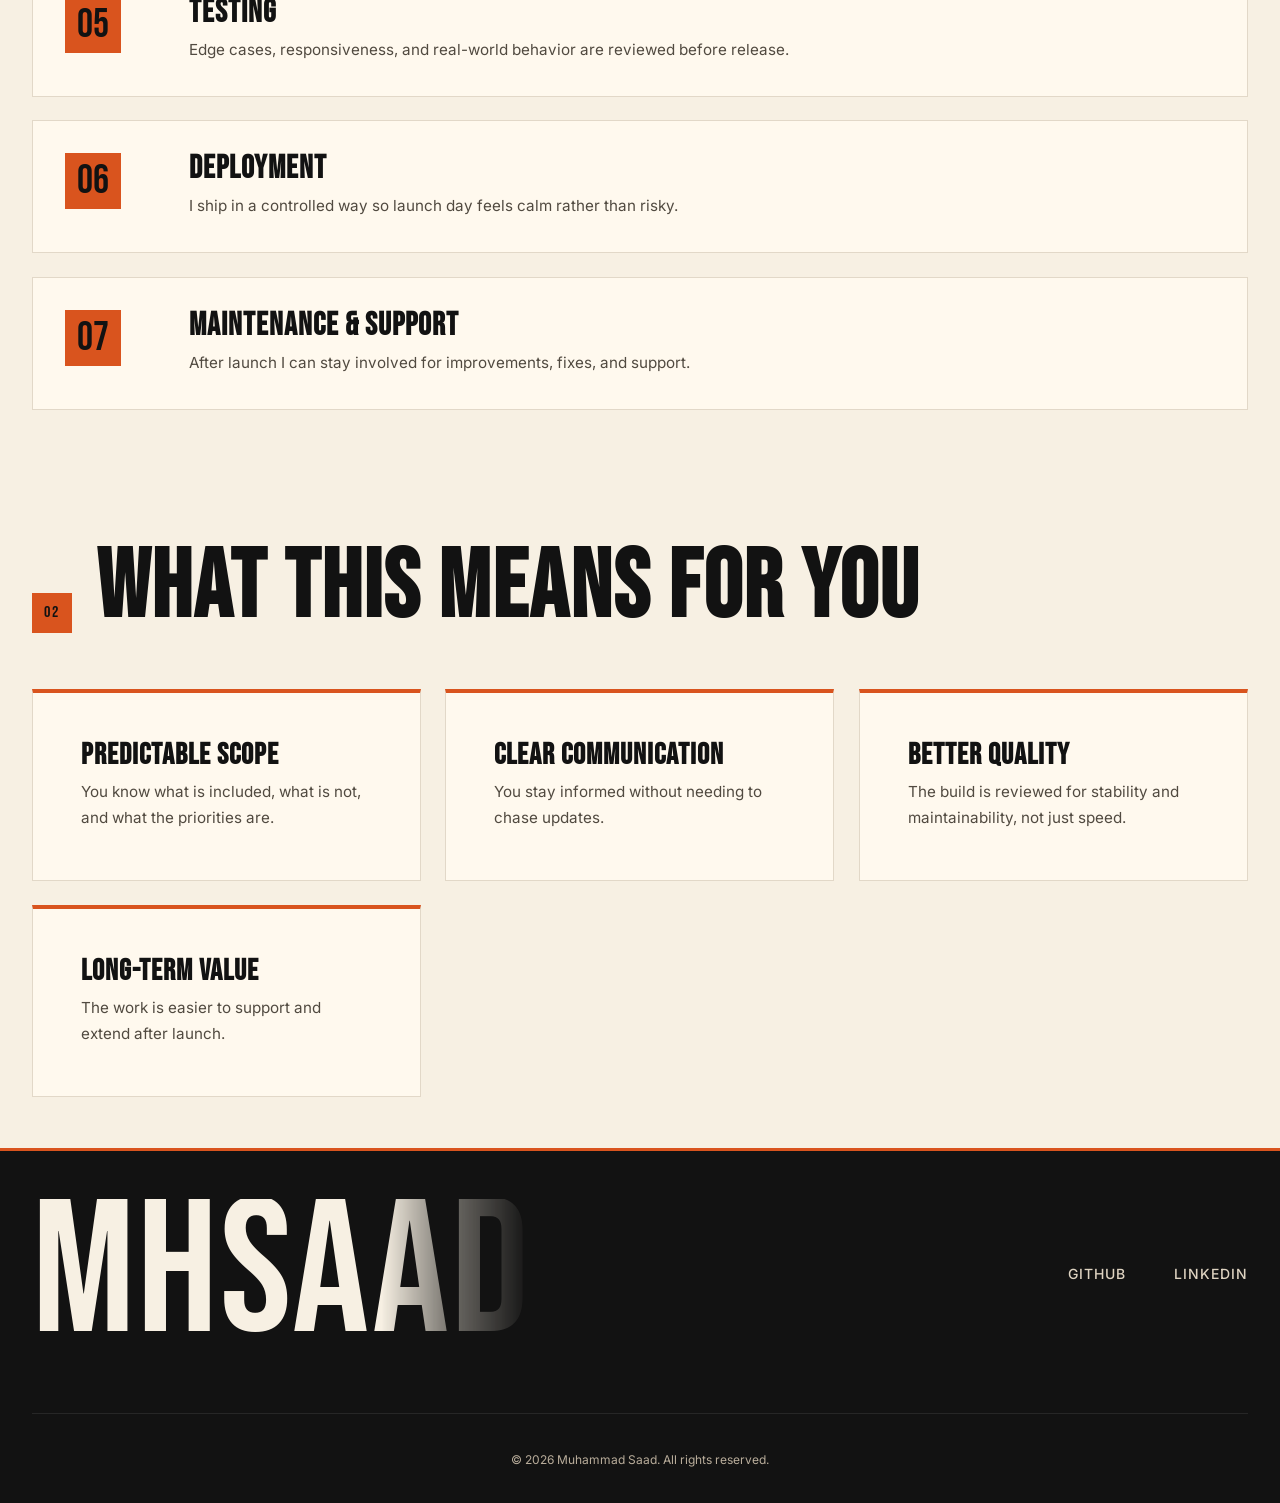
<file: dev-process.html>
<!DOCTYPE html>
<html lang="en">
<head>
<meta charset="utf-8">
<meta content="width=device-width, initial-scale=1.0" name="viewport">
<meta content="Development process for Muhammad Saad, Full-Stack Software Engineer focused on clear delivery, quality, and long-term support." name="description">
<title>Development Process | Muhammad Saad</title>

<link href="images/msstudio.webp" rel="icon" type="image/jpeg">
<link rel="preload" href="fonts/JTUSjIg69CK48gW7PXoo9Wdhyzbi.woff2" as="font" type="font/woff2" crossorigin>
<style>:root{--color-black:var(--color-ink);--color-white:#FFF9EE;--color-gray-100:var(--color-cream);--color-gray-200:#E2D8C8;--color-gray-300:#C9BDAA;--color-gray-400:#756A5B;--color-gray-500:#655B4E;--color-gray-600:#514A40;--color-gray-700:#403A32;--color-gray-800:#2A2621;--color-gray-900:#1B1916;--font-display:'Bebas Neue',sans-serif;--font-body:'Inter',sans-serif;--spacing-xs:0.25rem;--spacing-sm:0.5rem;--spacing-md:1rem;--spacing-lg:1.5rem;--spacing-xl:2rem;--spacing-2xl:3rem;--spacing-3xl:4rem;--spacing-4xl:6rem;--container-max:1400px;--card-gap:1.5rem;--color-nav-scrolled:rgba(247, 240, 227, 0.95);--color-overlay-bg:rgba(255, 249, 238, 0.9);--color-overlay-btn:rgba(255, 249, 238, 0.96);--color-submit-bg:var(--color-accent);--color-submit-text:var(--color-ink);--color-submit-hover-bg:var(--color-accent-hover);--color-submit-hover-text:var(--color-ink);--color-skeleton-1:#E9E0D2;--color-skeleton-2:#FFF9EE;--color-cream:#F7F0E3;--color-ink:#121212;--color-accent:#D9541E;--color-accent-text:#A63B11;--color-accent-hover:#E96630;--color-accent-soft:#F5DFCF;}*,::after,::before{margin:0;padding:0;box-sizing:border-box}html{scroll-behavior:smooth;font-size:16px}body{font-family:var(--font-body);font-weight:400;line-height:1.6;color:var(--color-black);background-color:var(--color-gray-100);-webkit-font-smoothing:antialiased;-moz-osx-font-smoothing:grayscale}a{text-decoration:none;color:inherit}ul{list-style:none}img{max-width:100%;height:auto;display:block}button{font-family:inherit;border:none;background:0 0}.container{width:100%;max-width:var(--container-max);margin:0 auto;padding:0 var(--spacing-xl)}.navbar{position:fixed;top:clamp(.5rem,1.5vw,1rem);left:clamp(.75rem,2.4vw,1.75rem);right:clamp(.75rem,2.4vw,1.75rem);z-index:1000;background-color:var(--color-gray-100);border:1px solid var(--color-gray-200)}.nav-container{max-width:var(--container-max);margin:0 auto;padding:var(--spacing-md) clamp(1.25rem,4vw,2.75rem);display:grid;grid-template-columns:1fr auto 1fr;column-gap:var(--spacing-lg);align-items:center;width:100%}.nav-logo{display:inline-flex;align-items:center;gap:.55rem;font-family:var(--font-display);font-size:1.75rem;letter-spacing:2px;color:var(--color-black)}.brand-logo-image{width:30px;height:30px;display:block;object-fit:cover;border:1px solid var(--color-gray-300)}.brand-logo-text{display:inline-flex;align-items:center;height:30px;line-height:1;transform:translateY(1px)}.nav-menu{display:flex;gap:var(--spacing-2xl);justify-self:center}.nav-meta{justify-self:end;display:flex;align-items:center;gap:1.25rem}.theme-toggle-btn{background:0 0;border:none;color:var(--color-black);display:flex;align-items:center;justify-content:center;padding:.25rem}.nav-datetime{display:flex;align-items:center;line-height:1;min-width:8.4rem;--nav-time-size:clamp(1.9rem, 3.2vw, 2.6rem);--nav-time-line-height:0.95}.nav-time-wrap{display:flex;align-items:flex-start;gap:.36rem}.nav-time-meta{display:flex;flex-direction:column;align-items:flex-start;justify-content:center;height:calc(var(--nav-time-size) * var(--nav-time-line-height));gap:.02rem}.nav-time{font-family:var(--font-display);font-size:var(--nav-time-size);letter-spacing:1px;line-height:var(--nav-time-line-height);font-weight:400}.nav-ampm{width:auto;text-align:left;font-size:.62rem;line-height:1;font-weight:300;letter-spacing:1.3px;text-transform:uppercase;color:var(--color-gray-600);font-family:var(--font-display)}.nav-date{width:auto;text-align:left;font-size:.62rem;line-height:1;font-weight:300;letter-spacing:1px;text-transform:uppercase;color:var(--color-gray-600);font-family:var(--font-display)}.nav-link{font-family:var(--font-display);font-size:.95rem;font-weight:300;text-transform:uppercase;letter-spacing:1px;color:var(--color-gray-600);position:relative}.nav-link::after{content:'';position:absolute;bottom:-4px;left:0;width:0;height:1px;background-color:var(--color-black)}.nav-toggle{display:none;flex-direction:column;gap:6px;padding:var(--spacing-sm)}.nav-toggle span{width:24px;height:2px;background-color:var(--color-black);transform-origin:center}.hero-cv-btn{display:inline-flex;align-items:center;justify-content:center;border:1px solid var(--color-black);padding:.68rem 1.08rem;font-family:var(--font-body);font-size:.78rem;font-weight:600;letter-spacing:1px;text-transform:uppercase;color:var(--color-black);background-color:var(--color-white)}.page-hero{padding:140px 0 var(--spacing-4xl);position:relative;overflow:hidden;background:radial-gradient(circle at top right,rgba(0,0,0,.06),transparent 28%),linear-gradient(180deg,var(--color-gray-100) 0,var(--color-white) 100%);border-bottom:1px solid var(--color-gray-200)}.page-hero-grid{display:grid;grid-template-columns:minmax(0,1.2fr) minmax(0,0.9fr);gap:var(--spacing-3xl);align-items:stretch}.page-hero-copy{display:flex;flex-direction:column;gap:var(--spacing-lg);width:100%;max-width:none}.page-hero-copy,.page-hero-panel{min-width:0}.page-kicker{font-size:.72rem;font-weight:700;text-transform:uppercase;letter-spacing:2px;color:var(--color-gray-500)}.page-hero-title{font-family:var(--font-display);font-size:clamp(3.6rem,7.5vw,6.8rem);line-height:.92;letter-spacing:1px;text-transform:uppercase;color:var(--color-black);max-width:17ch}.page-hero-actions{display:flex;flex-wrap:wrap;gap:var(--spacing-sm);margin-top:var(--spacing-sm)}.page-hero-panel{position:relative;width:100%;overflow:hidden;isolation:isolate;background-color:var(--color-white);border:1px solid var(--color-gray-200);padding:var(--spacing-xl);display:flex;flex-direction:column;gap:var(--spacing-lg);box-shadow:0 18px 40px rgba(0,0,0,.05);align-self:stretch}.expertise-row{display:flex;flex-direction:column;gap:0}.expertise-label{display:none}.expertise-stack{display:grid;grid-template-columns:repeat(2,minmax(0,1fr));gap:var(--spacing-sm)}.expertise-pill{display:inline-flex;align-items:center;justify-content:center;min-height:56px;padding:.75rem 1rem;font-size:.74rem;font-weight:700;letter-spacing:1.5px;text-transform:uppercase;color:var(--color-black);background-color:var(--color-gray-100);border:1px solid var(--color-gray-300);border-radius:0;will-change:transform}.page-hero-panel .expertise-stack{width:100%}.page-hero-note{margin-top:auto;padding:var(--spacing-lg);background:linear-gradient(180deg,var(--color-gray-100) 0,var(--color-white) 100%);border:1px solid var(--color-gray-200);display:flex;flex-direction:column;gap:var(--spacing-xs)}.page-hero-note-title{font-family:var(--font-display);font-size:1.2rem;line-height:1.1;letter-spacing:1px;text-transform:uppercase}.page-hero-note-text{font-size:.9rem;line-height:1.7;color:var(--color-gray-600)}@media (max-width:992px){.page-hero-grid{grid-template-columns:1fr}.expertise-stack{grid-template-columns:repeat(2,minmax(0,1fr))}}@media (max-width:768px){:root{--spacing-xl:1.5rem;--spacing-2xl:2rem;--spacing-3xl:3rem;--spacing-4xl:4rem}.nav-menu{position:fixed;top:0;right:0;width:100%;height:100vh;flex-direction:column;align-items:center;justify-content:center;gap:var(--spacing-2xl);background-color:var(--color-white);transform:translateX(100%)}.nav-toggle{display:flex;z-index:100}.nav-link{font-size:1.5rem}.nav-container{grid-template-columns:1fr auto auto;gap:var(--spacing-md)}.nav-meta{display:flex;justify-content:flex-end}.nav-datetime{display:none}.expertise-stack{grid-template-columns:repeat(2,minmax(0,1fr));gap:var(--spacing-xs)}.nav-menu{position:fixed;top:calc(clamp(.5rem,1.5vw,1rem) + 4.8rem);left:clamp(.75rem,2.4vw,1.75rem);right:clamp(.75rem,2.4vw,1.75rem);width:auto;max-height:calc(100vh - 7.5rem);flex-direction:column;align-items:stretch;justify-content:flex-start;gap:var(--spacing-md);padding:var(--spacing-xl);background:linear-gradient(180deg,var(--color-white),var(--color-gray-100)),var(--color-white);border:1px solid var(--color-gray-200);box-shadow:0 28px 60px rgba(0,0,0,.12);border-radius:24px;transform:translate3d(0,-12px,0) scale(.985);opacity:0;visibility:hidden;overflow-y:auto;transform-origin:top center}.nav-menu li{opacity:0;transform:translateY(10px)}.nav-link{font-size:1.15rem;font-weight:700;letter-spacing:1.2px;width:100%;padding:.15rem 0}}@media (max-width:480px){.container{padding:0 var(--spacing-md)}.page-hero{padding-top:110px}.page-hero-title{max-width:none}}::-webkit-scrollbar{width:8px}::-webkit-scrollbar-track{background:var(--color-gray-100)}::-webkit-scrollbar-thumb{background:var(--color-gray-400)}::-webkit-scrollbar-thumb:hover{background:var(--color-gray-600)}@media (prefers-reduced-motion:reduce){*,::after,::before{animation-duration:0s!important;animation-iteration-count:1!important}body{opacity:1}}@media (prefers-contrast:high){:root{--color-gray-200:#c0c0c0;--color-gray-400:#808080;--color-gray-500:#606060;--color-gray-600:#404040}}
@font-face {
  font-family: 'Bebas Neue';
  font-style: normal;
  font-weight: 400;
  font-display: block;
  src: url(fonts/JTUSjIg69CK48gW7PXoo9Wdhyzbi.woff2) format('woff2');
  unicode-range: U+0100-02BA, U+02BD-02C5, U+02C7-02CC, U+02CE-02D7, U+02DD-02FF, U+0304, U+0308, U+0329, U+1D00-1DBF, U+1E00-1E9F, U+1EF2-1EFF, U+2020, U+20A0-20AB, U+20AD-20C0, U+2113, U+2C60-2C7F, U+A720-A7FF;
}

@font-face {
  font-family: 'Bebas Neue';
  font-style: normal;
  font-weight: 400;
  font-display: block;
  src: url(fonts/JTUSjIg69CK48gW7PXoo9Wlhyw.woff2) format('woff2');
  unicode-range: U+0000-00FF, U+0131, U+0152-0153, U+02BB-02BC, U+02C6, U+02DA, U+02DC, U+0304, U+0308, U+0329, U+2000-206F, U+20AC, U+2122, U+2191, U+2193, U+2212, U+2215, U+FEFF, U+FFFD;
}

@font-face {
  font-family: 'Inter';
  font-style: normal;
  font-weight: 300;
  font-display: swap;
  src: url(fonts/UcC73FwrK3iLTeHuS_nVMrMxCp50SjIa2JL7SUc.woff2) format('woff2');
  unicode-range: U+0460-052F, U+1C80-1C8A, U+20B4, U+2DE0-2DFF, U+A640-A69F, U+FE2E-FE2F;
}

@font-face {
  font-family: 'Inter';
  font-style: normal;
  font-weight: 300;
  font-display: swap;
  src: url(fonts/UcC73FwrK3iLTeHuS_nVMrMxCp50SjIa0ZL7SUc.woff2) format('woff2');
  unicode-range: U+0301, U+0400-045F, U+0490-0491, U+04B0-04B1, U+2116;
}

@font-face {
  font-family: 'Inter';
  font-style: normal;
  font-weight: 300;
  font-display: swap;
  src: url(fonts/UcC73FwrK3iLTeHuS_nVMrMxCp50SjIa2ZL7SUc.woff2) format('woff2');
  unicode-range: U+1F00-1FFF;
}

@font-face {
  font-family: 'Inter';
  font-style: normal;
  font-weight: 300;
  font-display: swap;
  src: url(fonts/UcC73FwrK3iLTeHuS_nVMrMxCp50SjIa1pL7SUc.woff2) format('woff2');
  unicode-range: U+0370-0377, U+037A-037F, U+0384-038A, U+038C, U+038E-03A1, U+03A3-03FF;
}

@font-face {
  font-family: 'Inter';
  font-style: normal;
  font-weight: 300;
  font-display: swap;
  src: url(fonts/UcC73FwrK3iLTeHuS_nVMrMxCp50SjIa2pL7SUc.woff2) format('woff2');
  unicode-range: U+0102-0103, U+0110-0111, U+0128-0129, U+0168-0169, U+01A0-01A1, U+01AF-01B0, U+0300-0301, U+0303-0304, U+0308-0309, U+0323, U+0329, U+1EA0-1EF9, U+20AB;
}

@font-face {
  font-family: 'Inter';
  font-style: normal;
  font-weight: 300;
  font-display: swap;
  src: url(fonts/UcC73FwrK3iLTeHuS_nVMrMxCp50SjIa25L7SUc.woff2) format('woff2');
  unicode-range: U+0100-02BA, U+02BD-02C5, U+02C7-02CC, U+02CE-02D7, U+02DD-02FF, U+0304, U+0308, U+0329, U+1D00-1DBF, U+1E00-1E9F, U+1EF2-1EFF, U+2020, U+20A0-20AB, U+20AD-20C0, U+2113, U+2C60-2C7F, U+A720-A7FF;
}

@font-face {
  font-family: 'Inter';
  font-style: normal;
  font-weight: 300;
  font-display: swap;
  src: url(fonts/UcC73FwrK3iLTeHuS_nVMrMxCp50SjIa1ZL7.woff2) format('woff2');
  unicode-range: U+0000-00FF, U+0131, U+0152-0153, U+02BB-02BC, U+02C6, U+02DA, U+02DC, U+0304, U+0308, U+0329, U+2000-206F, U+20AC, U+2122, U+2191, U+2193, U+2212, U+2215, U+FEFF, U+FFFD;
}

@font-face {
  font-family: 'Inter';
  font-style: normal;
  font-weight: 400;
  font-display: swap;
  src: url(fonts/UcC73FwrK3iLTeHuS_nVMrMxCp50SjIa2JL7SUc.woff2) format('woff2');
  unicode-range: U+0460-052F, U+1C80-1C8A, U+20B4, U+2DE0-2DFF, U+A640-A69F, U+FE2E-FE2F;
}

@font-face {
  font-family: 'Inter';
  font-style: normal;
  font-weight: 400;
  font-display: swap;
  src: url(fonts/UcC73FwrK3iLTeHuS_nVMrMxCp50SjIa0ZL7SUc.woff2) format('woff2');
  unicode-range: U+0301, U+0400-045F, U+0490-0491, U+04B0-04B1, U+2116;
}

@font-face {
  font-family: 'Inter';
  font-style: normal;
  font-weight: 400;
  font-display: swap;
  src: url(fonts/UcC73FwrK3iLTeHuS_nVMrMxCp50SjIa2ZL7SUc.woff2) format('woff2');
  unicode-range: U+1F00-1FFF;
}

@font-face {
  font-family: 'Inter';
  font-style: normal;
  font-weight: 400;
  font-display: swap;
  src: url(fonts/UcC73FwrK3iLTeHuS_nVMrMxCp50SjIa1pL7SUc.woff2) format('woff2');
  unicode-range: U+0370-0377, U+037A-037F, U+0384-038A, U+038C, U+038E-03A1, U+03A3-03FF;
}

@font-face {
  font-family: 'Inter';
  font-style: normal;
  font-weight: 400;
  font-display: swap;
  src: url(fonts/UcC73FwrK3iLTeHuS_nVMrMxCp50SjIa2pL7SUc.woff2) format('woff2');
  unicode-range: U+0102-0103, U+0110-0111, U+0128-0129, U+0168-0169, U+01A0-01A1, U+01AF-01B0, U+0300-0301, U+0303-0304, U+0308-0309, U+0323, U+0329, U+1EA0-1EF9, U+20AB;
}

@font-face {
  font-family: 'Inter';
  font-style: normal;
  font-weight: 400;
  font-display: swap;
  src: url(fonts/UcC73FwrK3iLTeHuS_nVMrMxCp50SjIa25L7SUc.woff2) format('woff2');
  unicode-range: U+0100-02BA, U+02BD-02C5, U+02C7-02CC, U+02CE-02D7, U+02DD-02FF, U+0304, U+0308, U+0329, U+1D00-1DBF, U+1E00-1E9F, U+1EF2-1EFF, U+2020, U+20A0-20AB, U+20AD-20C0, U+2113, U+2C60-2C7F, U+A720-A7FF;
}

@font-face {
  font-family: 'Inter';
  font-style: normal;
  font-weight: 400;
  font-display: swap;
  src: url(fonts/UcC73FwrK3iLTeHuS_nVMrMxCp50SjIa1ZL7.woff2) format('woff2');
  unicode-range: U+0000-00FF, U+0131, U+0152-0153, U+02BB-02BC, U+02C6, U+02DA, U+02DC, U+0304, U+0308, U+0329, U+2000-206F, U+20AC, U+2122, U+2191, U+2193, U+2212, U+2215, U+FEFF, U+FFFD;
}

@font-face {
  font-family: 'Inter';
  font-style: normal;
  font-weight: 500;
  font-display: swap;
  src: url(fonts/UcC73FwrK3iLTeHuS_nVMrMxCp50SjIa2JL7SUc.woff2) format('woff2');
  unicode-range: U+0460-052F, U+1C80-1C8A, U+20B4, U+2DE0-2DFF, U+A640-A69F, U+FE2E-FE2F;
}

@font-face {
  font-family: 'Inter';
  font-style: normal;
  font-weight: 500;
  font-display: swap;
  src: url(fonts/UcC73FwrK3iLTeHuS_nVMrMxCp50SjIa0ZL7SUc.woff2) format('woff2');
  unicode-range: U+0301, U+0400-045F, U+0490-0491, U+04B0-04B1, U+2116;
}

@font-face {
  font-family: 'Inter';
  font-style: normal;
  font-weight: 500;
  font-display: swap;
  src: url(fonts/UcC73FwrK3iLTeHuS_nVMrMxCp50SjIa2ZL7SUc.woff2) format('woff2');
  unicode-range: U+1F00-1FFF;
}

@font-face {
  font-family: 'Inter';
  font-style: normal;
  font-weight: 500;
  font-display: swap;
  src: url(fonts/UcC73FwrK3iLTeHuS_nVMrMxCp50SjIa1pL7SUc.woff2) format('woff2');
  unicode-range: U+0370-0377, U+037A-037F, U+0384-038A, U+038C, U+038E-03A1, U+03A3-03FF;
}

@font-face {
  font-family: 'Inter';
  font-style: normal;
  font-weight: 500;
  font-display: swap;
  src: url(fonts/UcC73FwrK3iLTeHuS_nVMrMxCp50SjIa2pL7SUc.woff2) format('woff2');
  unicode-range: U+0102-0103, U+0110-0111, U+0128-0129, U+0168-0169, U+01A0-01A1, U+01AF-01B0, U+0300-0301, U+0303-0304, U+0308-0309, U+0323, U+0329, U+1EA0-1EF9, U+20AB;
}

@font-face {
  font-family: 'Inter';
  font-style: normal;
  font-weight: 500;
  font-display: swap;
  src: url(fonts/UcC73FwrK3iLTeHuS_nVMrMxCp50SjIa25L7SUc.woff2) format('woff2');
  unicode-range: U+0100-02BA, U+02BD-02C5, U+02C7-02CC, U+02CE-02D7, U+02DD-02FF, U+0304, U+0308, U+0329, U+1D00-1DBF, U+1E00-1E9F, U+1EF2-1EFF, U+2020, U+20A0-20AB, U+20AD-20C0, U+2113, U+2C60-2C7F, U+A720-A7FF;
}

@font-face {
  font-family: 'Inter';
  font-style: normal;
  font-weight: 500;
  font-display: swap;
  src: url(fonts/UcC73FwrK3iLTeHuS_nVMrMxCp50SjIa1ZL7.woff2) format('woff2');
  unicode-range: U+0000-00FF, U+0131, U+0152-0153, U+02BB-02BC, U+02C6, U+02DA, U+02DC, U+0304, U+0308, U+0329, U+2000-206F, U+20AC, U+2122, U+2191, U+2193, U+2212, U+2215, U+FEFF, U+FFFD;
}

@font-face {
  font-family: 'Inter';
  font-style: normal;
  font-weight: 600;
  font-display: swap;
  src: url(fonts/UcC73FwrK3iLTeHuS_nVMrMxCp50SjIa2JL7SUc.woff2) format('woff2');
  unicode-range: U+0460-052F, U+1C80-1C8A, U+20B4, U+2DE0-2DFF, U+A640-A69F, U+FE2E-FE2F;
}

@font-face {
  font-family: 'Inter';
  font-style: normal;
  font-weight: 600;
  font-display: swap;
  src: url(fonts/UcC73FwrK3iLTeHuS_nVMrMxCp50SjIa0ZL7SUc.woff2) format('woff2');
  unicode-range: U+0301, U+0400-045F, U+0490-0491, U+04B0-04B1, U+2116;
}

@font-face {
  font-family: 'Inter';
  font-style: normal;
  font-weight: 600;
  font-display: swap;
  src: url(fonts/UcC73FwrK3iLTeHuS_nVMrMxCp50SjIa2ZL7SUc.woff2) format('woff2');
  unicode-range: U+1F00-1FFF;
}

@font-face {
  font-family: 'Inter';
  font-style: normal;
  font-weight: 600;
  font-display: swap;
  src: url(fonts/UcC73FwrK3iLTeHuS_nVMrMxCp50SjIa1pL7SUc.woff2) format('woff2');
  unicode-range: U+0370-0377, U+037A-037F, U+0384-038A, U+038C, U+038E-03A1, U+03A3-03FF;
}

@font-face {
  font-family: 'Inter';
  font-style: normal;
  font-weight: 600;
  font-display: swap;
  src: url(fonts/UcC73FwrK3iLTeHuS_nVMrMxCp50SjIa2pL7SUc.woff2) format('woff2');
  unicode-range: U+0102-0103, U+0110-0111, U+0128-0129, U+0168-0169, U+01A0-01A1, U+01AF-01B0, U+0300-0301, U+0303-0304, U+0308-0309, U+0323, U+0329, U+1EA0-1EF9, U+20AB;
}

@font-face {
  font-family: 'Inter';
  font-style: normal;
  font-weight: 600;
  font-display: swap;
  src: url(fonts/UcC73FwrK3iLTeHuS_nVMrMxCp50SjIa25L7SUc.woff2) format('woff2');
  unicode-range: U+0100-02BA, U+02BD-02C5, U+02C7-02CC, U+02CE-02D7, U+02DD-02FF, U+0304, U+0308, U+0329, U+1D00-1DBF, U+1E00-1E9F, U+1EF2-1EFF, U+2020, U+20A0-20AB, U+20AD-20C0, U+2113, U+2C60-2C7F, U+A720-A7FF;
}

@font-face {
  font-family: 'Inter';
  font-style: normal;
  font-weight: 600;
  font-display: swap;
  src: url(fonts/UcC73FwrK3iLTeHuS_nVMrMxCp50SjIa1ZL7.woff2) format('woff2');
  unicode-range: U+0000-00FF, U+0131, U+0152-0153, U+02BB-02BC, U+02C6, U+02DA, U+02DC, U+0304, U+0308, U+0329, U+2000-206F, U+20AC, U+2122, U+2191, U+2193, U+2212, U+2215, U+FEFF, U+FFFD;
}

@font-face {
  font-family: 'Inter';
  font-style: normal;
  font-weight: 700;
  font-display: swap;
  src: url(fonts/UcC73FwrK3iLTeHuS_nVMrMxCp50SjIa2JL7SUc.woff2) format('woff2');
  unicode-range: U+0460-052F, U+1C80-1C8A, U+20B4, U+2DE0-2DFF, U+A640-A69F, U+FE2E-FE2F;
}

@font-face {
  font-family: 'Inter';
  font-style: normal;
  font-weight: 700;
  font-display: swap;
  src: url(fonts/UcC73FwrK3iLTeHuS_nVMrMxCp50SjIa0ZL7SUc.woff2) format('woff2');
  unicode-range: U+0301, U+0400-045F, U+0490-0491, U+04B0-04B1, U+2116;
}

@font-face {
  font-family: 'Inter';
  font-style: normal;
  font-weight: 700;
  font-display: swap;
  src: url(fonts/UcC73FwrK3iLTeHuS_nVMrMxCp50SjIa2ZL7SUc.woff2) format('woff2');
  unicode-range: U+1F00-1FFF;
}

@font-face {
  font-family: 'Inter';
  font-style: normal;
  font-weight: 700;
  font-display: swap;
  src: url(fonts/UcC73FwrK3iLTeHuS_nVMrMxCp50SjIa1pL7SUc.woff2) format('woff2');
  unicode-range: U+0370-0377, U+037A-037F, U+0384-038A, U+038C, U+038E-03A1, U+03A3-03FF;
}

@font-face {
  font-family: 'Inter';
  font-style: normal;
  font-weight: 700;
  font-display: swap;
  src: url(fonts/UcC73FwrK3iLTeHuS_nVMrMxCp50SjIa2pL7SUc.woff2) format('woff2');
  unicode-range: U+0102-0103, U+0110-0111, U+0128-0129, U+0168-0169, U+01A0-01A1, U+01AF-01B0, U+0300-0301, U+0303-0304, U+0308-0309, U+0323, U+0329, U+1EA0-1EF9, U+20AB;
}

@font-face {
  font-family: 'Inter';
  font-style: normal;
  font-weight: 700;
  font-display: swap;
  src: url(fonts/UcC73FwrK3iLTeHuS_nVMrMxCp50SjIa25L7SUc.woff2) format('woff2');
  unicode-range: U+0100-02BA, U+02BD-02C5, U+02C7-02CC, U+02CE-02D7, U+02DD-02FF, U+0304, U+0308, U+0329, U+1D00-1DBF, U+1E00-1E9F, U+1EF2-1EFF, U+2020, U+20A0-20AB, U+20AD-20C0, U+2113, U+2C60-2C7F, U+A720-A7FF;
}

@font-face {
  font-family: 'Inter';
  font-style: normal;
  font-weight: 700;
  font-display: swap;
  src: url(fonts/UcC73FwrK3iLTeHuS_nVMrMxCp50SjIa1ZL7.woff2) format('woff2');
  unicode-range: U+0000-00FF, U+0131, U+0152-0153, U+02BB-02BC, U+02C6, U+02DA, U+02DC, U+0304, U+0308, U+0329, U+2000-206F, U+20AC, U+2122, U+2191, U+2193, U+2212, U+2215, U+FEFF, U+FFFD;
}
</style><link rel="preload" href="styles.min.css?v=cream-orange-2" as="style" onload="this.onload=null;this.rel='stylesheet'">
<noscript><link rel="stylesheet" href="styles.min.css?v=cream-orange-2"></noscript>
</head>
<body>
<nav class="navbar">
<div class="nav-container">
<a aria-label="MsStudio" class="nav-logo" href="index.html#hero"><img alt="MsStudio logo" class="brand-logo-image" width="150" height="150" src="images/msstudio.webp"/><span class="brand-logo-text">MhSaad</span></a>
<ul class="nav-menu">
<li><a class="nav-link" href="about.html">About</a></li>
<li><a class="nav-link" href="services.html">Services</a></li>
<li><a class="nav-link" href="dev-process.html">Dev Process</a></li>
<li><a class="nav-link" href="case-studies.html">Case Studies</a></li>
</ul>
<div class="nav-meta"><button aria-label="Toggle dark mode" class="theme-toggle-btn" id="themeToggle"><svg class="sun-icon" fill="none" height="20" stroke="currentColor" stroke-linecap="round" stroke-linejoin="round" stroke-width="2" style="display: none;" viewbox="0 0 24 24" width="20"><circle cx="12" cy="12" r="5"></circle><line x1="12" x2="12" y1="1" y2="3"></line><line x1="12" x2="12" y1="21" y2="23"></line><line x1="4.22" x2="5.64" y1="4.22" y2="5.64"></line><line x1="18.36" x2="19.78" y1="18.36" y2="19.78"></line><line x1="1" x2="3" y1="12" y2="12"></line><line x1="21" x2="23" y1="12" y2="12"></line><line x1="4.22" x2="5.64" y1="19.78" y2="18.36"></line><line x1="18.36" x2="19.78" y1="5.64" y2="4.22"></line></svg><svg class="moon-icon" fill="none" height="20" stroke="currentColor" stroke-linecap="round" stroke-linejoin="round" stroke-width="2" viewbox="0 0 24 24" width="20"><path d="M21 12.79A9 9 0 1 1 11.21 3 7 7 0 0 0 21 12.79z"></path></svg></button><div aria-live="polite" class="nav-datetime"><div class="nav-time-wrap"><span class="nav-time" id="navTime">12:00</span><div class="nav-time-meta"><span class="nav-ampm" id="navAmPm">AM</span><span class="nav-date" id="navDate">THU, 26 MAR 2026</span></div></div></div></div>
<button aria-label="Toggle navigation" class="nav-toggle"><span></span><span></span></button>
</div>
</nav>
<header class="page-hero">
<div class="container page-hero-grid">
<div class="page-hero-copy">
<span class="page-kicker">Development Process</span>
<h1 class="page-hero-title">A clear process keeps projects moving and reduces risk.</h1>
<div class="page-hero-actions"><a class="hero-cv-btn" href="contact.html">Start a Project</a></div>
</div>
<div class="page-hero-panel">
<div class="expertise-row">
<span class="expertise-label">What this improves</span>
<div class="expertise-stack">
<span class="expertise-pill">Clarity</span>
<span class="expertise-pill">Speed</span>
<span class="expertise-pill">Quality</span>
<span class="expertise-pill">Support</span>
</div>
</div>
<div class="page-hero-note">
<span class="page-hero-note-title">How I Work</span>
<p class="page-hero-note-text">Discovery, design, build, and refine with practical checkpoints at every stage.</p>
</div>
</div>
</div>
</header>
<main>
<section class="section">
<div class="container">
<div class="section-header"><span class="section-number">01</span><h2 class="section-title">How I Work</h2></div>
<div class="timeline-grid">
<div class="timeline-step"><div class="timeline-step-index">01</div><div class="timeline-step-copy"><h3 class="timeline-step-title">Discovery</h3><p class="timeline-step-text">We define the problem, the audience, the desired outcome, and the real constraints.</p></div></div>
<div class="timeline-step"><div class="timeline-step-index">02</div><div class="timeline-step-copy"><h3 class="timeline-step-title">Planning</h3><p class="timeline-step-text">I turn the brief into a structured plan with milestones, priorities, and dependencies.</p></div></div>
<div class="timeline-step"><div class="timeline-step-index">03</div><div class="timeline-step-copy"><h3 class="timeline-step-title">Design</h3><p class="timeline-step-text">The interface and user flow are shaped around clarity, hierarchy, and trust.</p></div></div>
<div class="timeline-step"><div class="timeline-step-index">04</div><div class="timeline-step-copy"><h3 class="timeline-step-title">Development</h3><p class="timeline-step-text">I build with maintainable architecture, reusable components, and stable data flow.</p></div></div>
<div class="timeline-step"><div class="timeline-step-index">05</div><div class="timeline-step-copy"><h3 class="timeline-step-title">Testing</h3><p class="timeline-step-text">Edge cases, responsiveness, and real-world behavior are reviewed before release.</p></div></div>
<div class="timeline-step"><div class="timeline-step-index">06</div><div class="timeline-step-copy"><h3 class="timeline-step-title">Deployment</h3><p class="timeline-step-text">I ship in a controlled way so launch day feels calm rather than risky.</p></div></div>
<div class="timeline-step"><div class="timeline-step-index">07</div><div class="timeline-step-copy"><h3 class="timeline-step-title">Maintenance &amp; Support</h3><p class="timeline-step-text">After launch I can stay involved for improvements, fixes, and support.</p></div></div>
</div>
</div>
</section>
<section class="section">
<div class="container">
<div class="section-header"><span class="section-number">02</span><h2 class="section-title">What This Means for You</h2></div>
<div class="feature-grid">
<article class="feature-card"><h3 class="feature-title">Predictable scope</h3><p class="feature-text">You know what is included, what is not, and what the priorities are.</p></article>
<article class="feature-card"><h3 class="feature-title">Clear communication</h3><p class="feature-text">You stay informed without needing to chase updates.</p></article>
<article class="feature-card"><h3 class="feature-title">Better quality</h3><p class="feature-text">The build is reviewed for stability and maintainability, not just speed.</p></article>
<article class="feature-card"><h3 class="feature-title">Long-term value</h3><p class="feature-text">The work is easier to support and extend after launch.</p></article>
</div>
</div>
</section>
</main>
<footer class="footer">
<div class="container">
<div class="footer-content">
<div class="footer-brand"><a aria-label="Back to Home" class="footer-logo-link footer-brand-head" href="index.html#hero"><span class="footer-name">MHSAAD</span></a></div>
<div class="footer-links"><a class="footer-link" href="https://github.com/m-saad-1" rel="noopener noreferrer" target="_blank">GitHub</a><a class="footer-link" href="https://www.linkedin.com/in/muhammad-saad24/" rel="noopener noreferrer" target="_blank">LinkedIn</a></div>
<div class="footer-copy"><span>&copy; 2026 Muhammad Saad. All rights reserved.</span></div>
</div>
</div>
</footer>
<script src="script.min.js"></script>
</body>
</html>
</file>
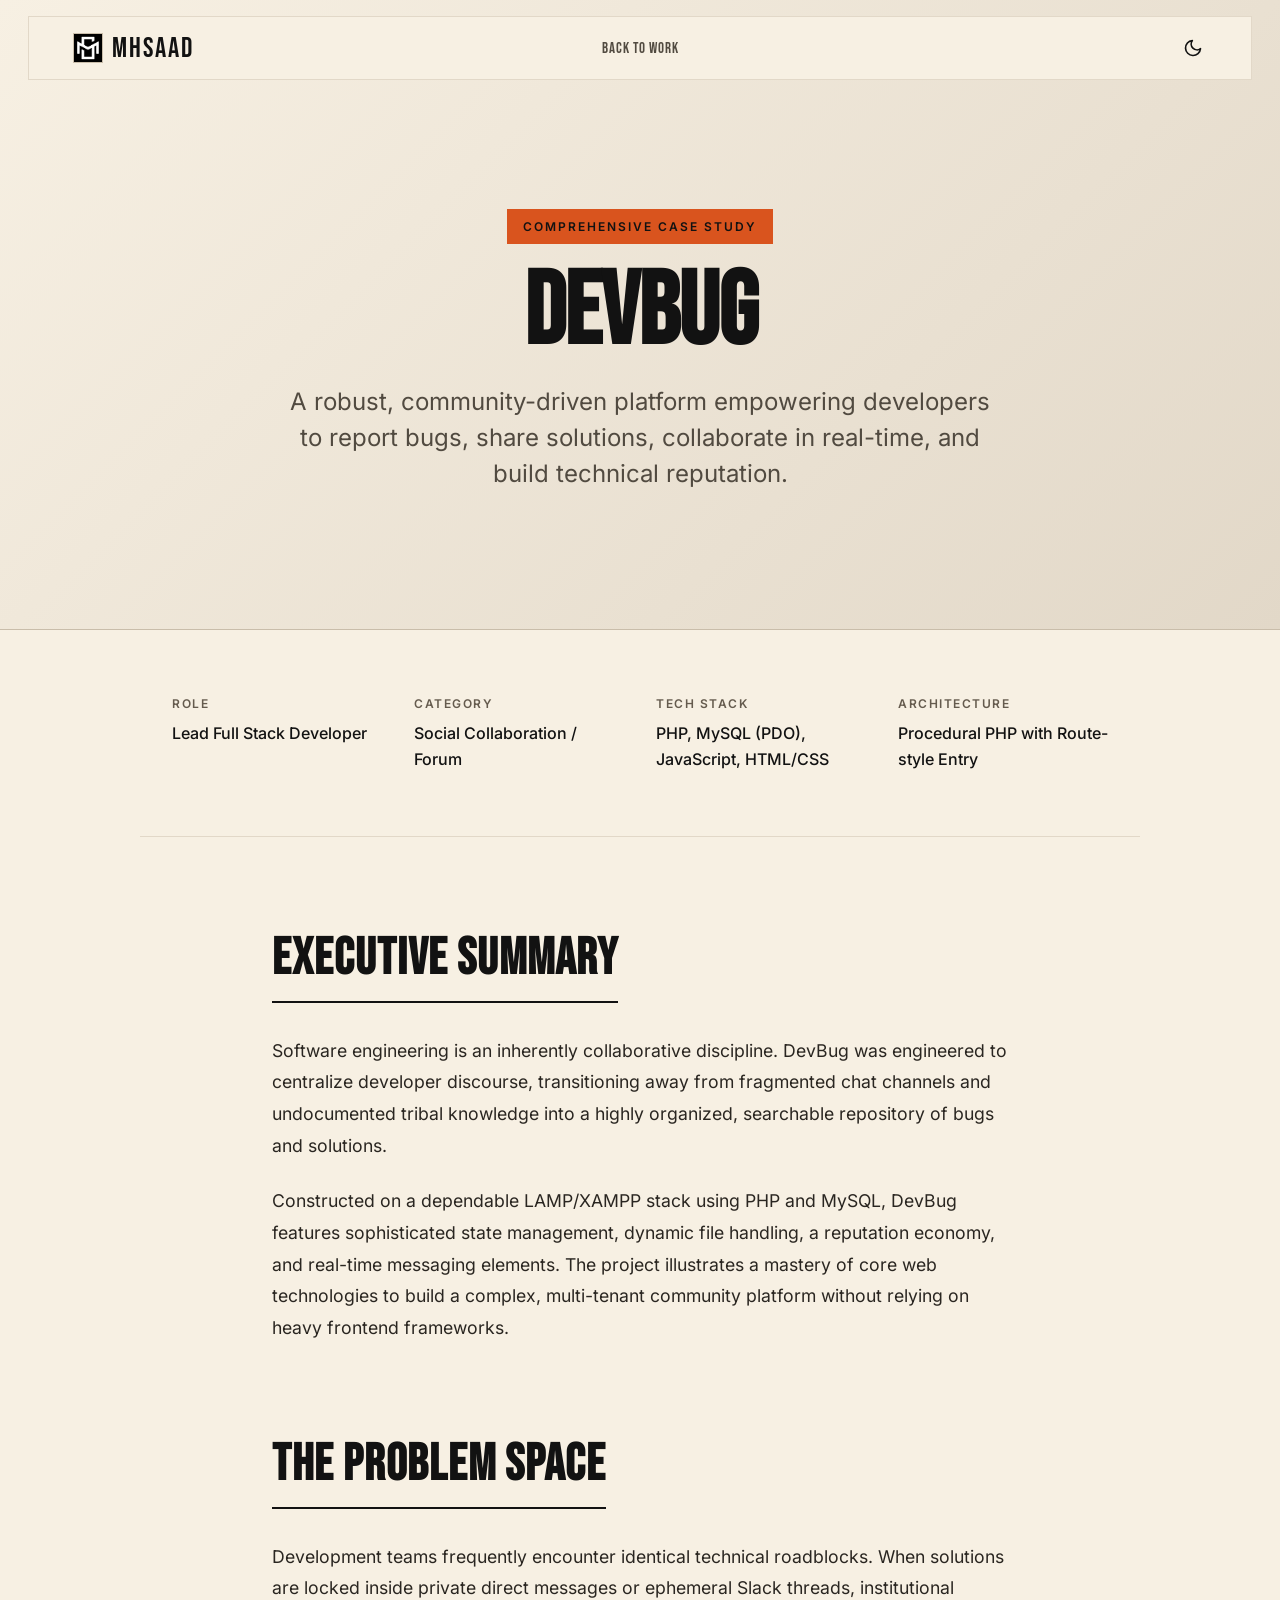
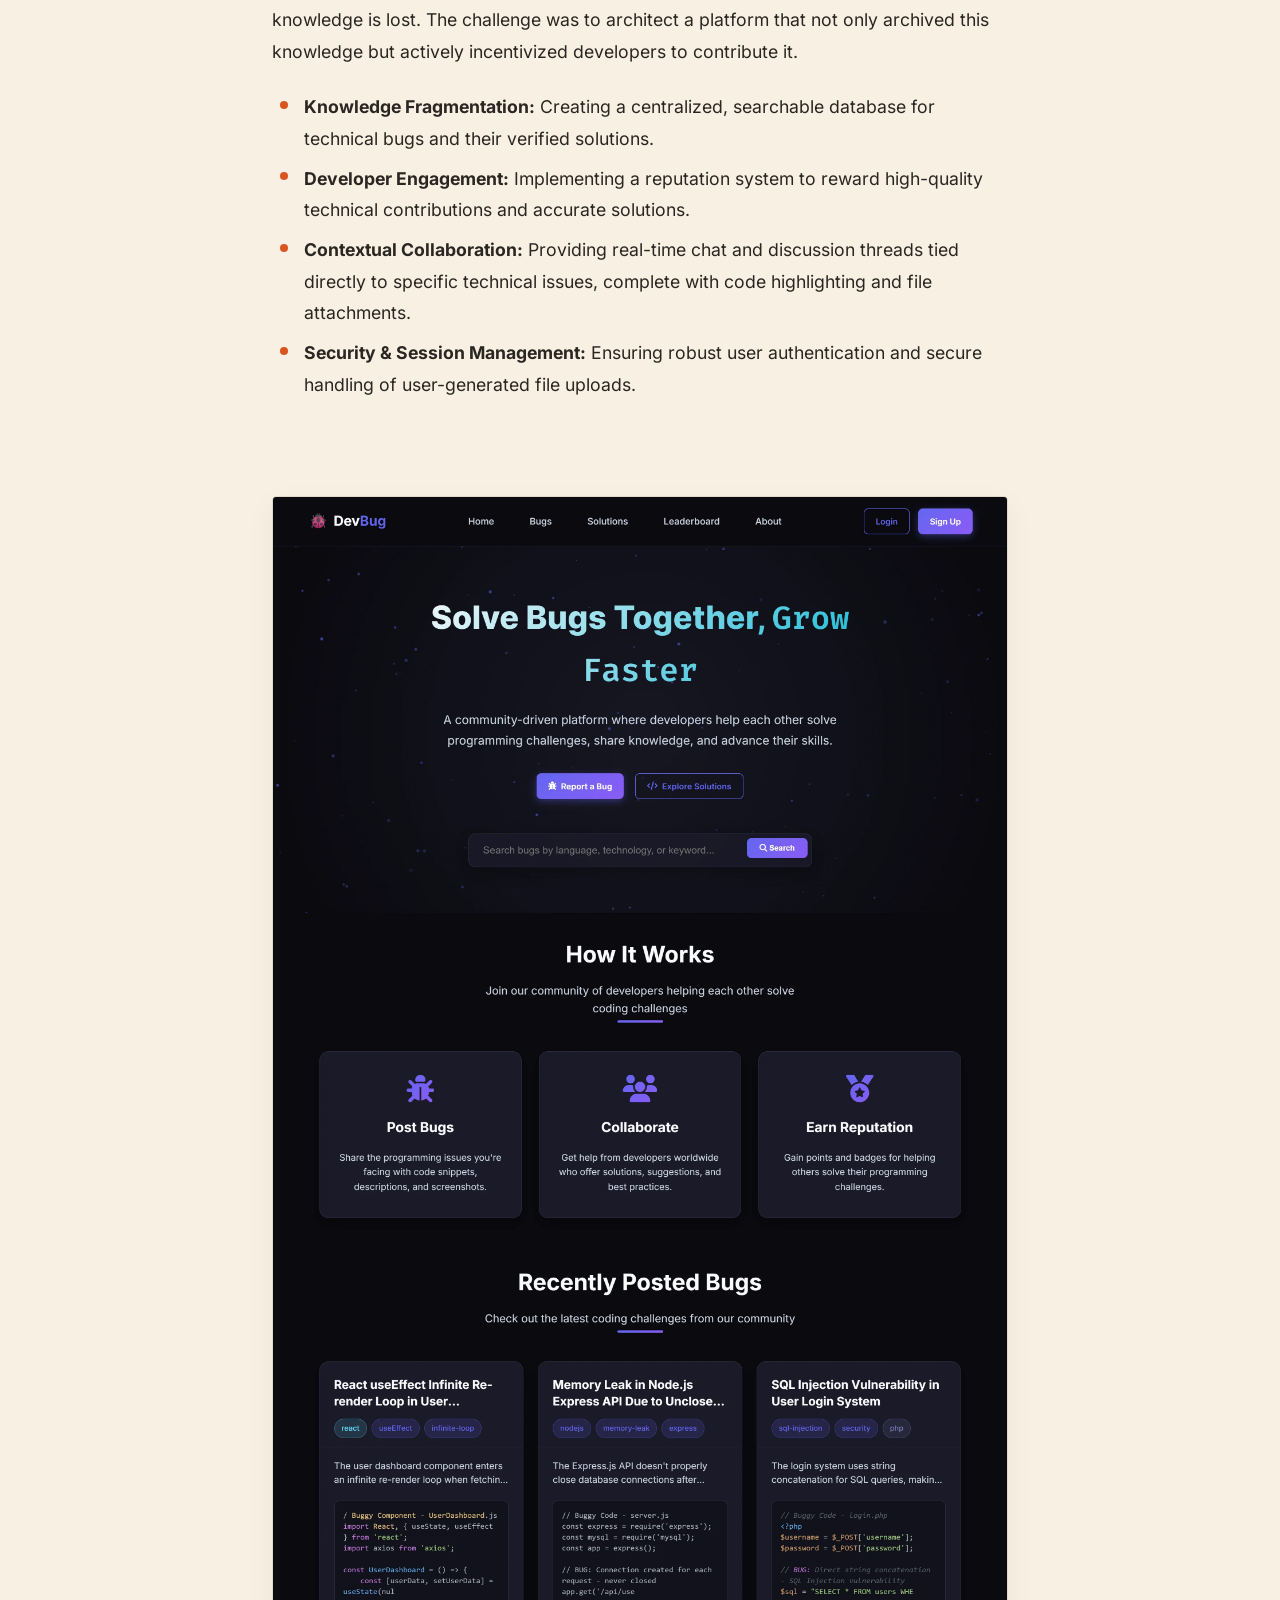
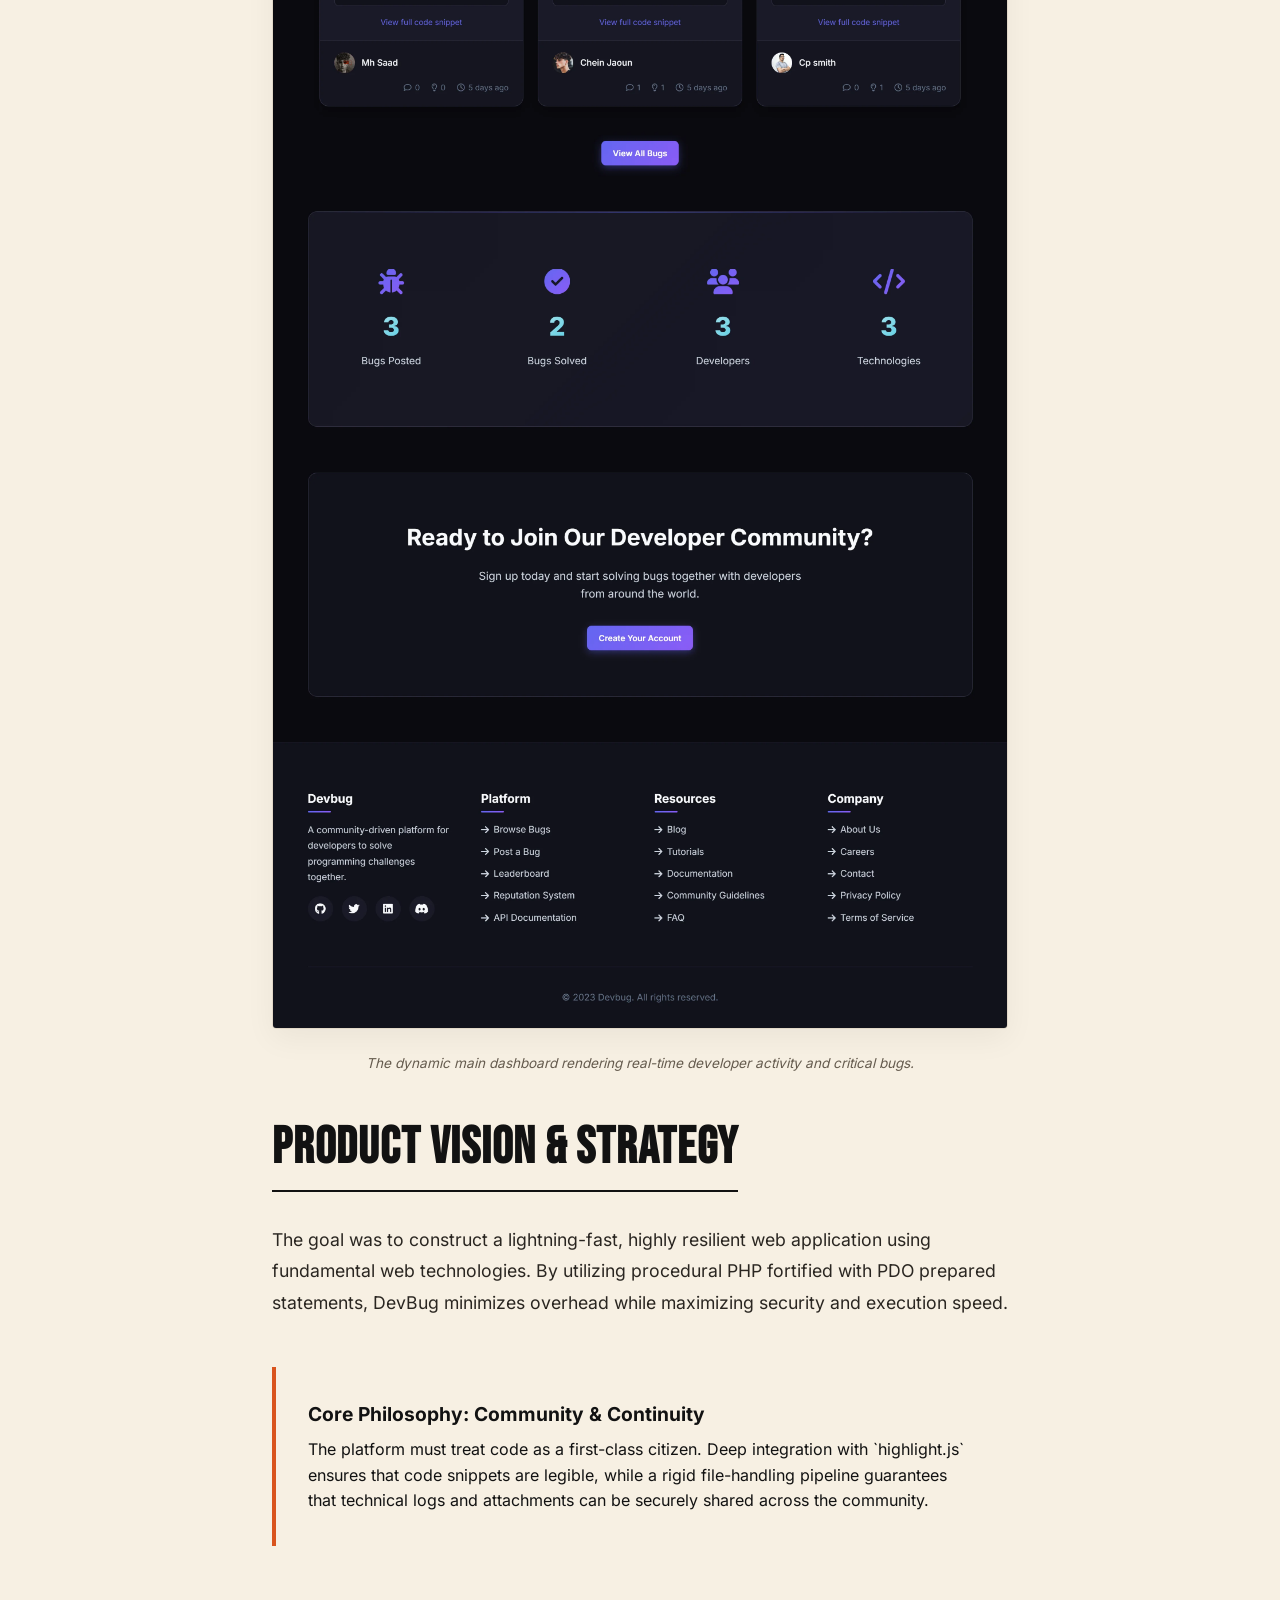
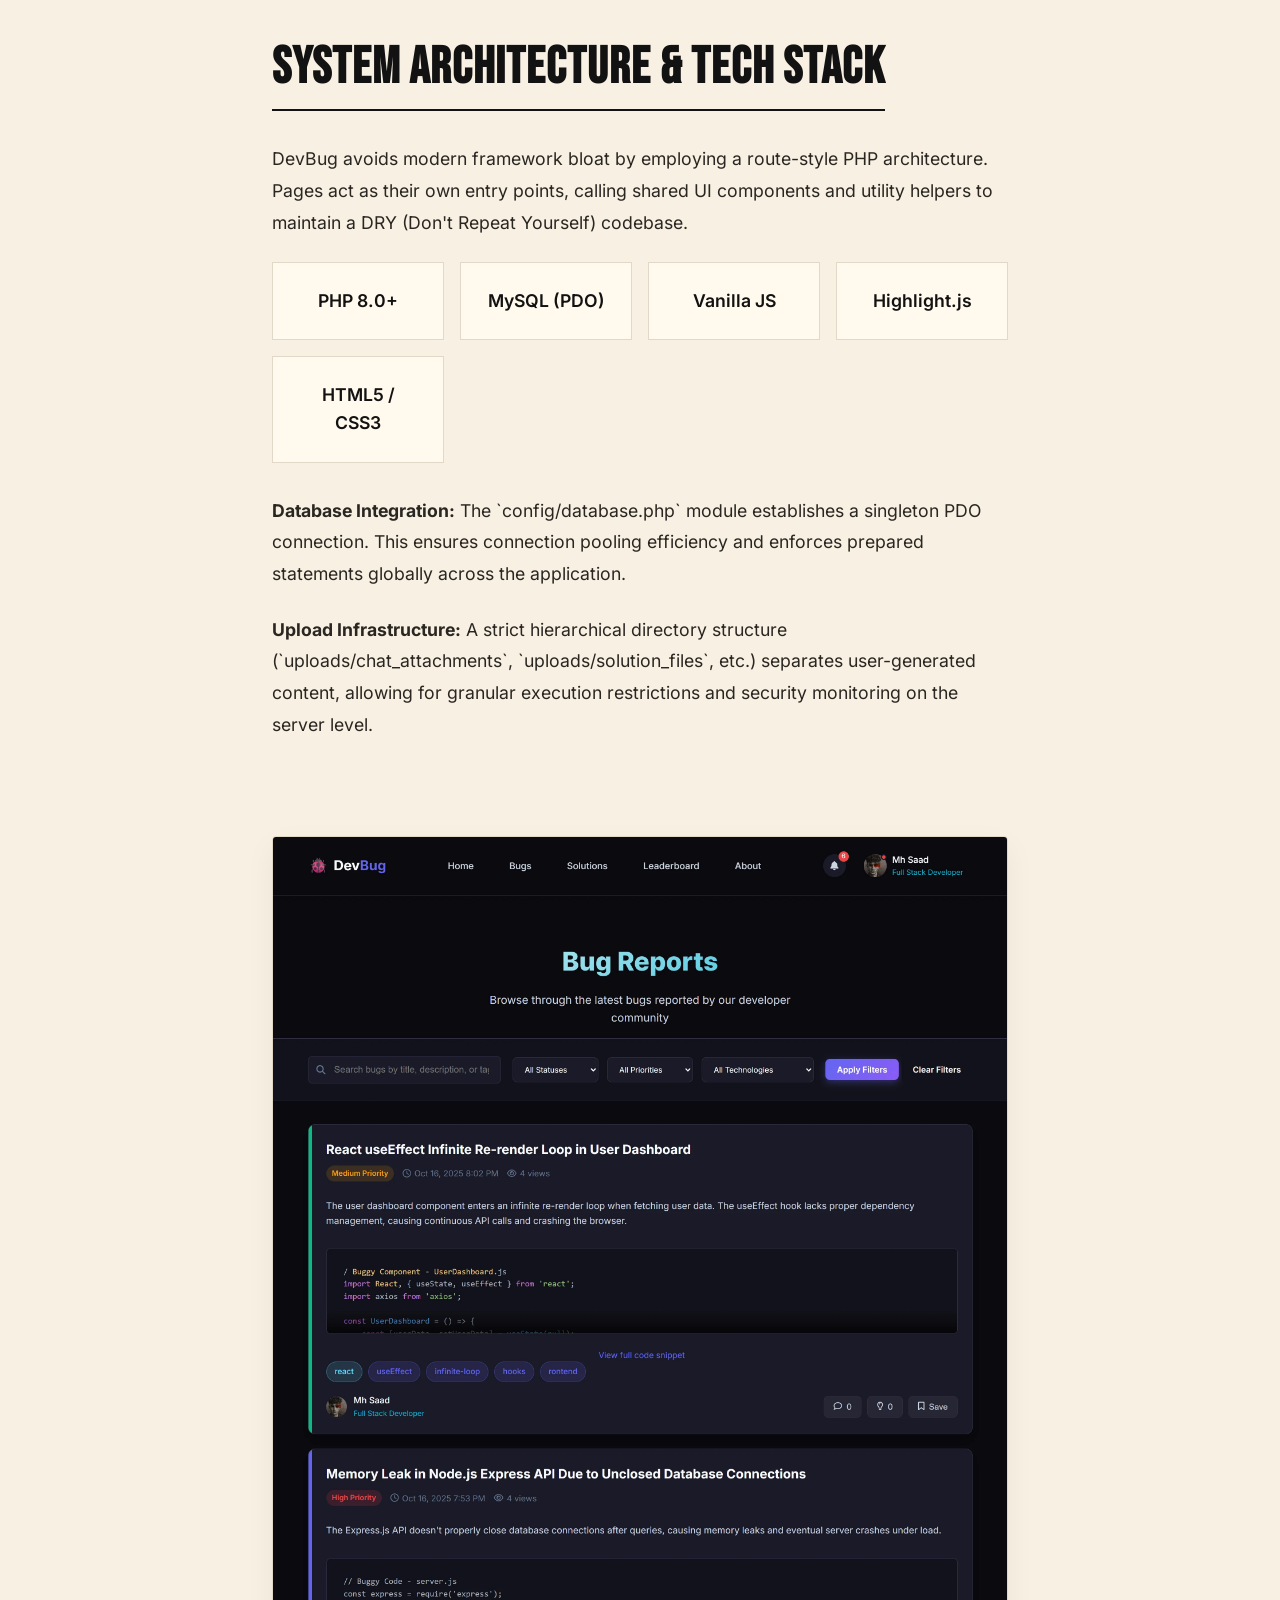
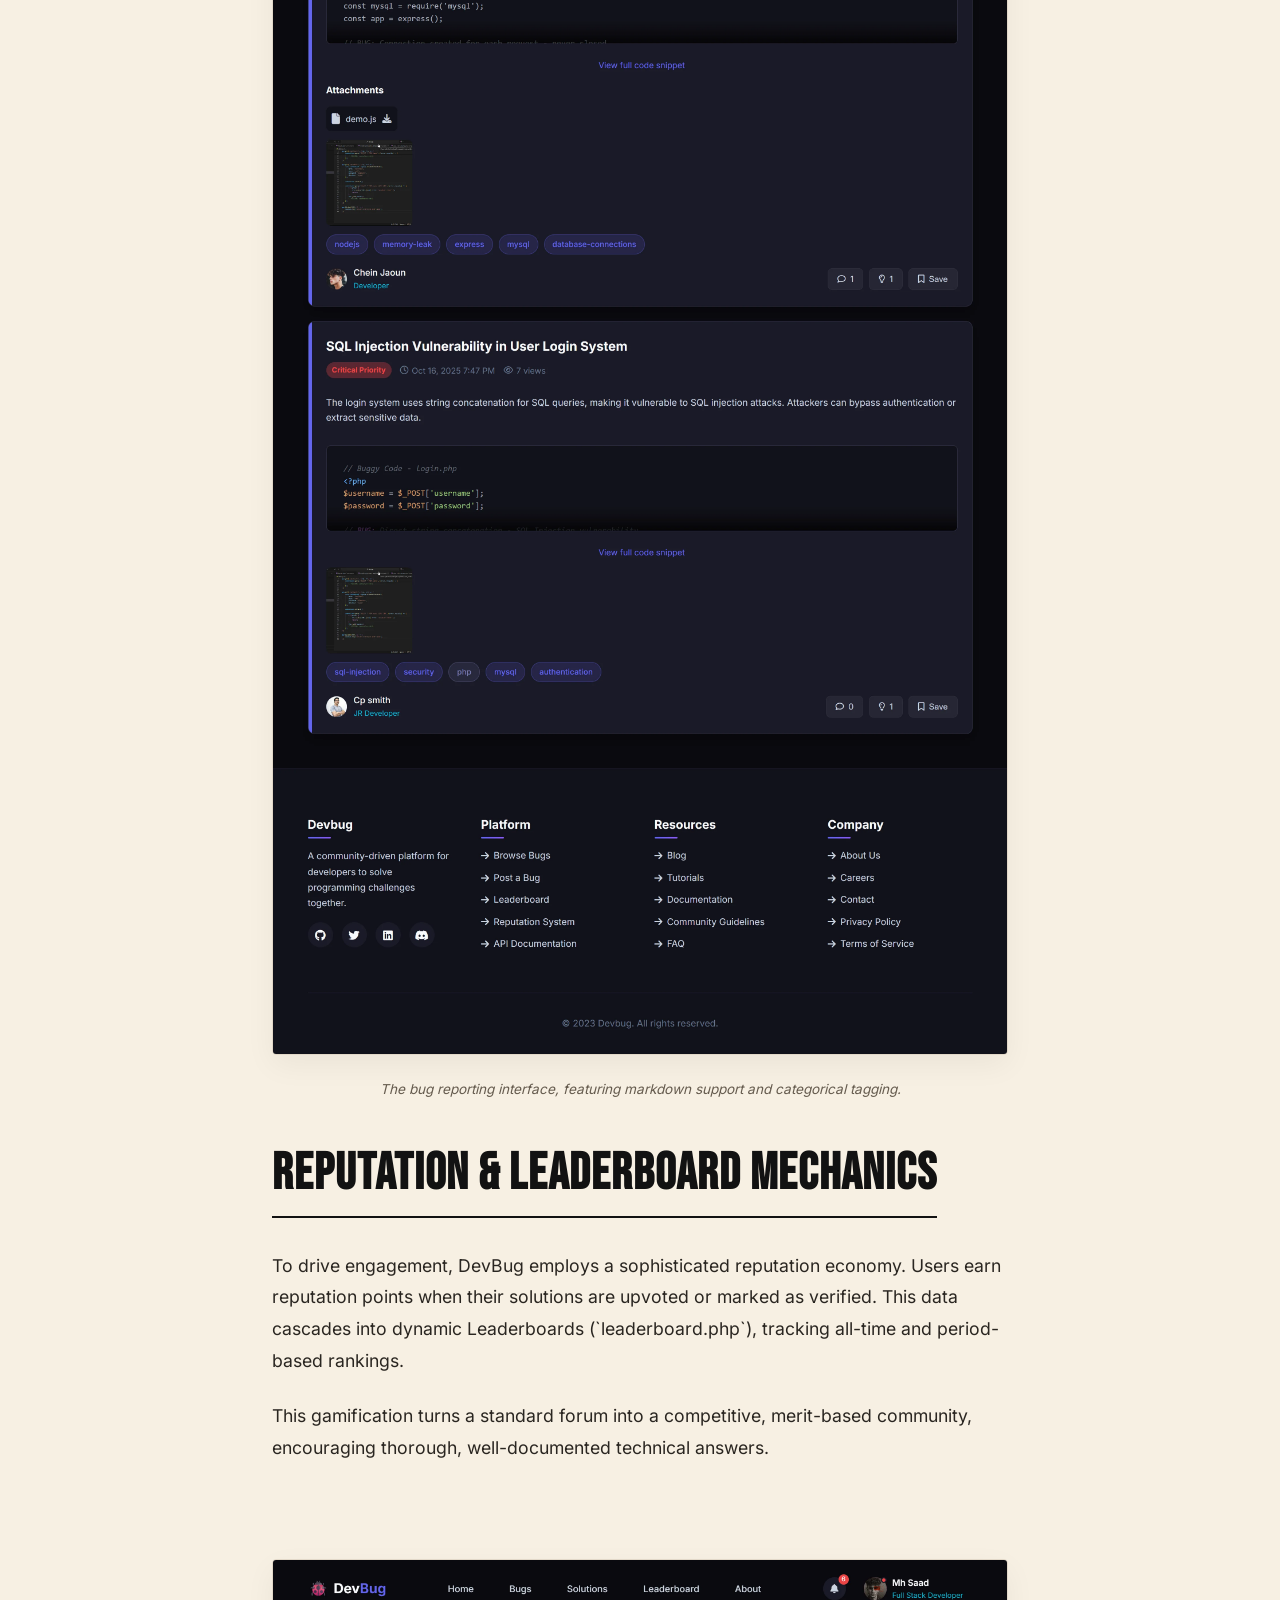
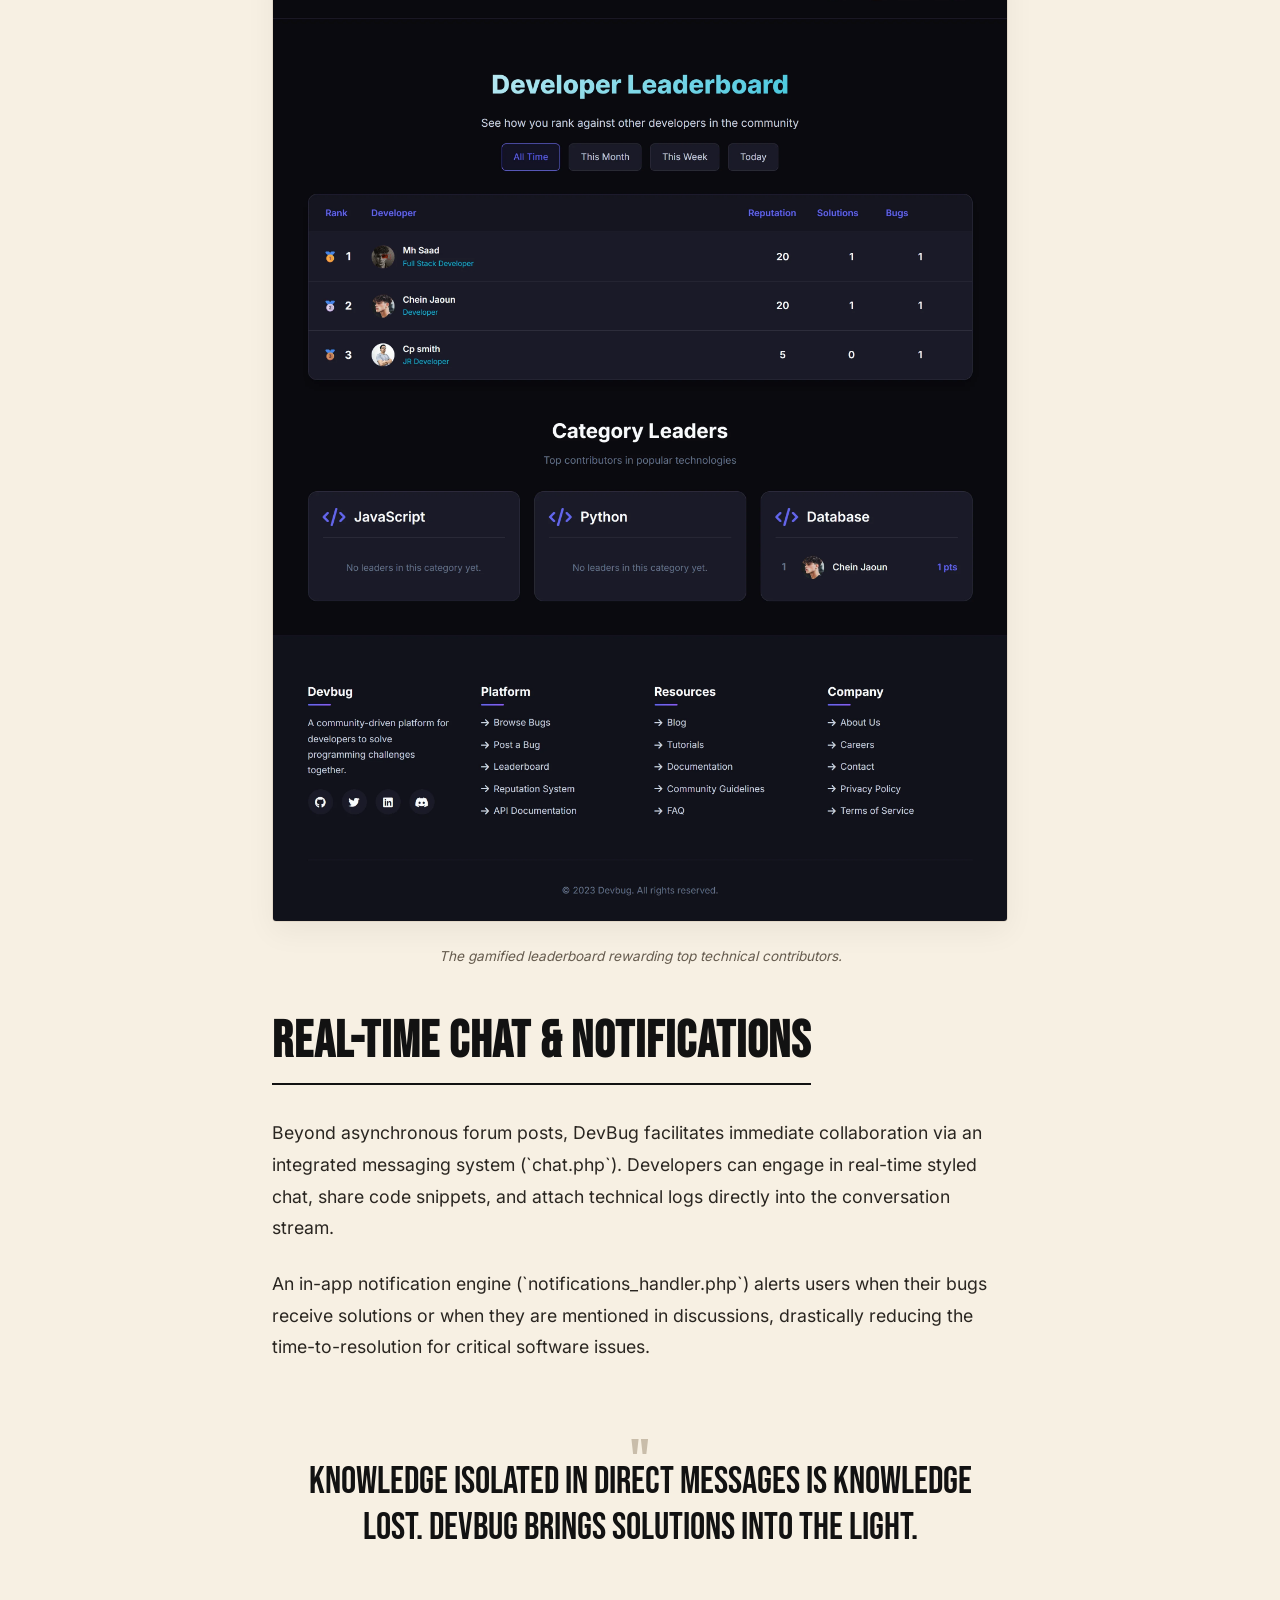
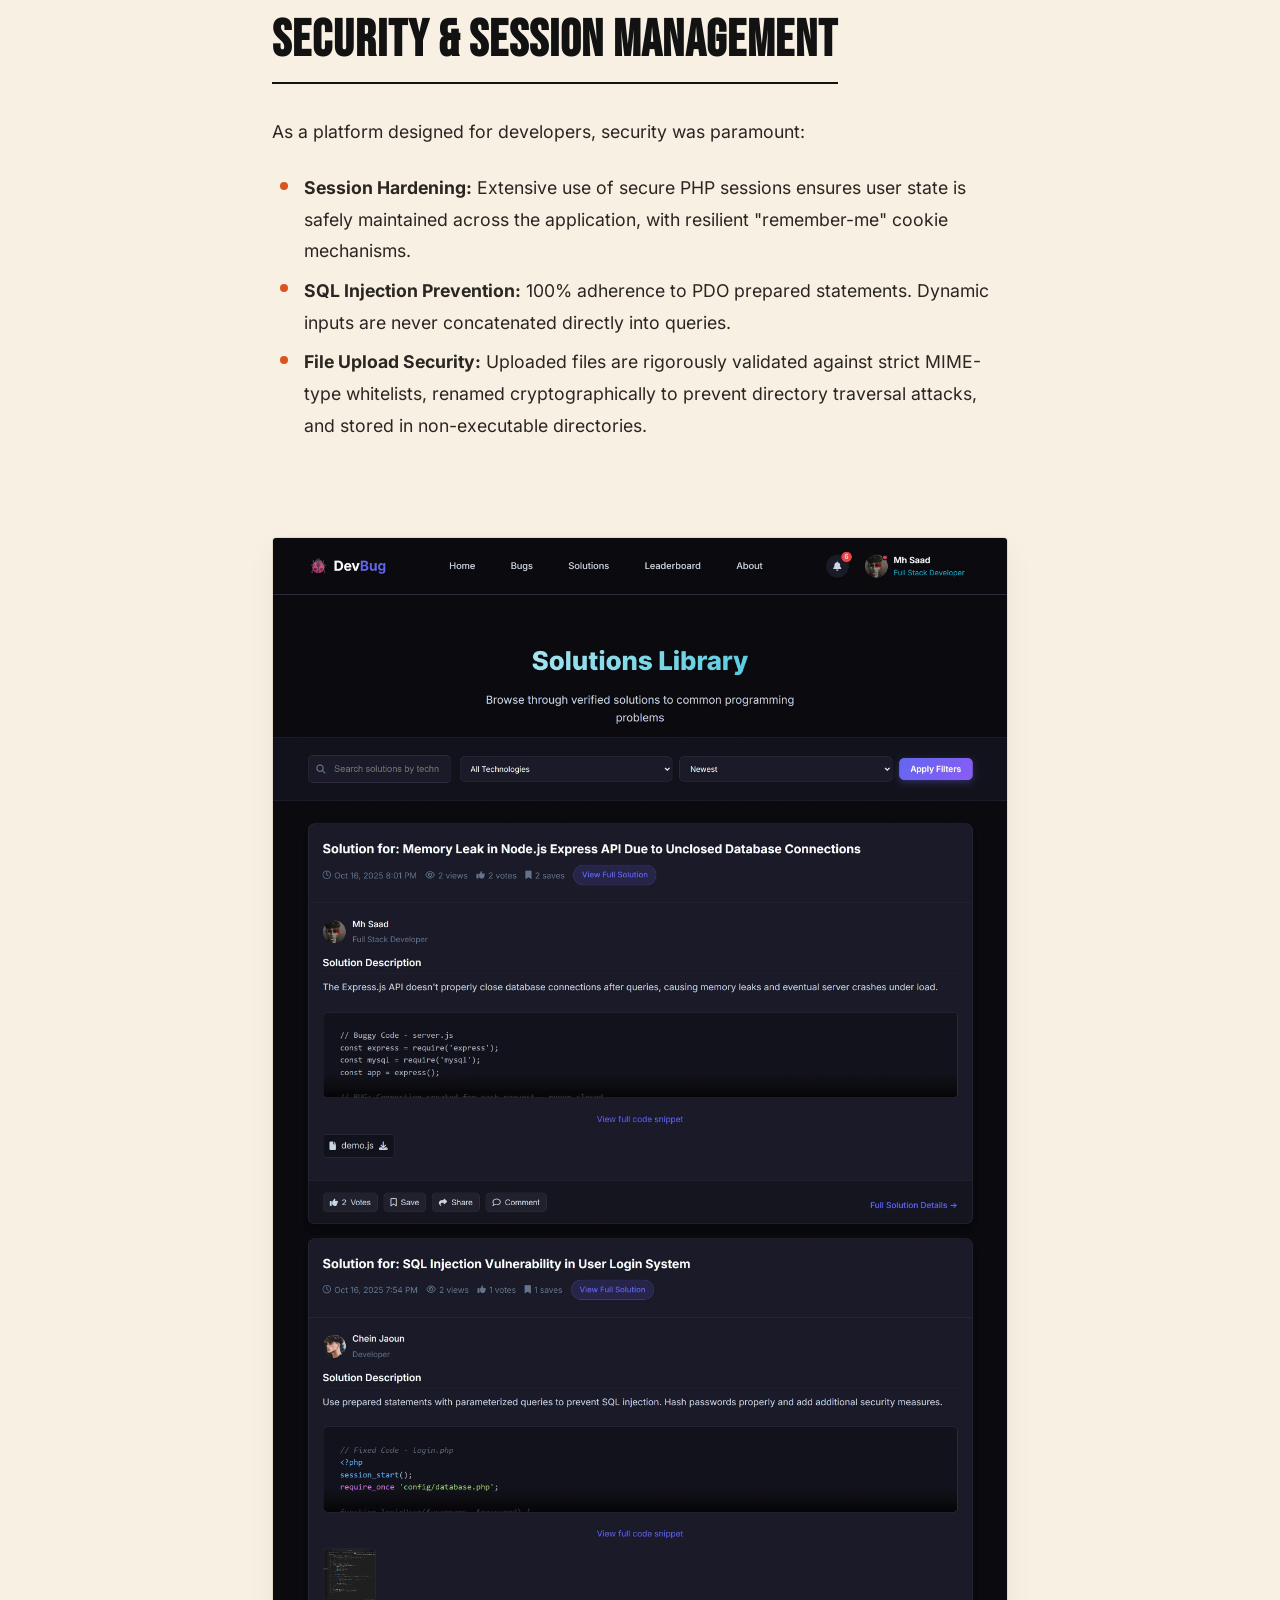
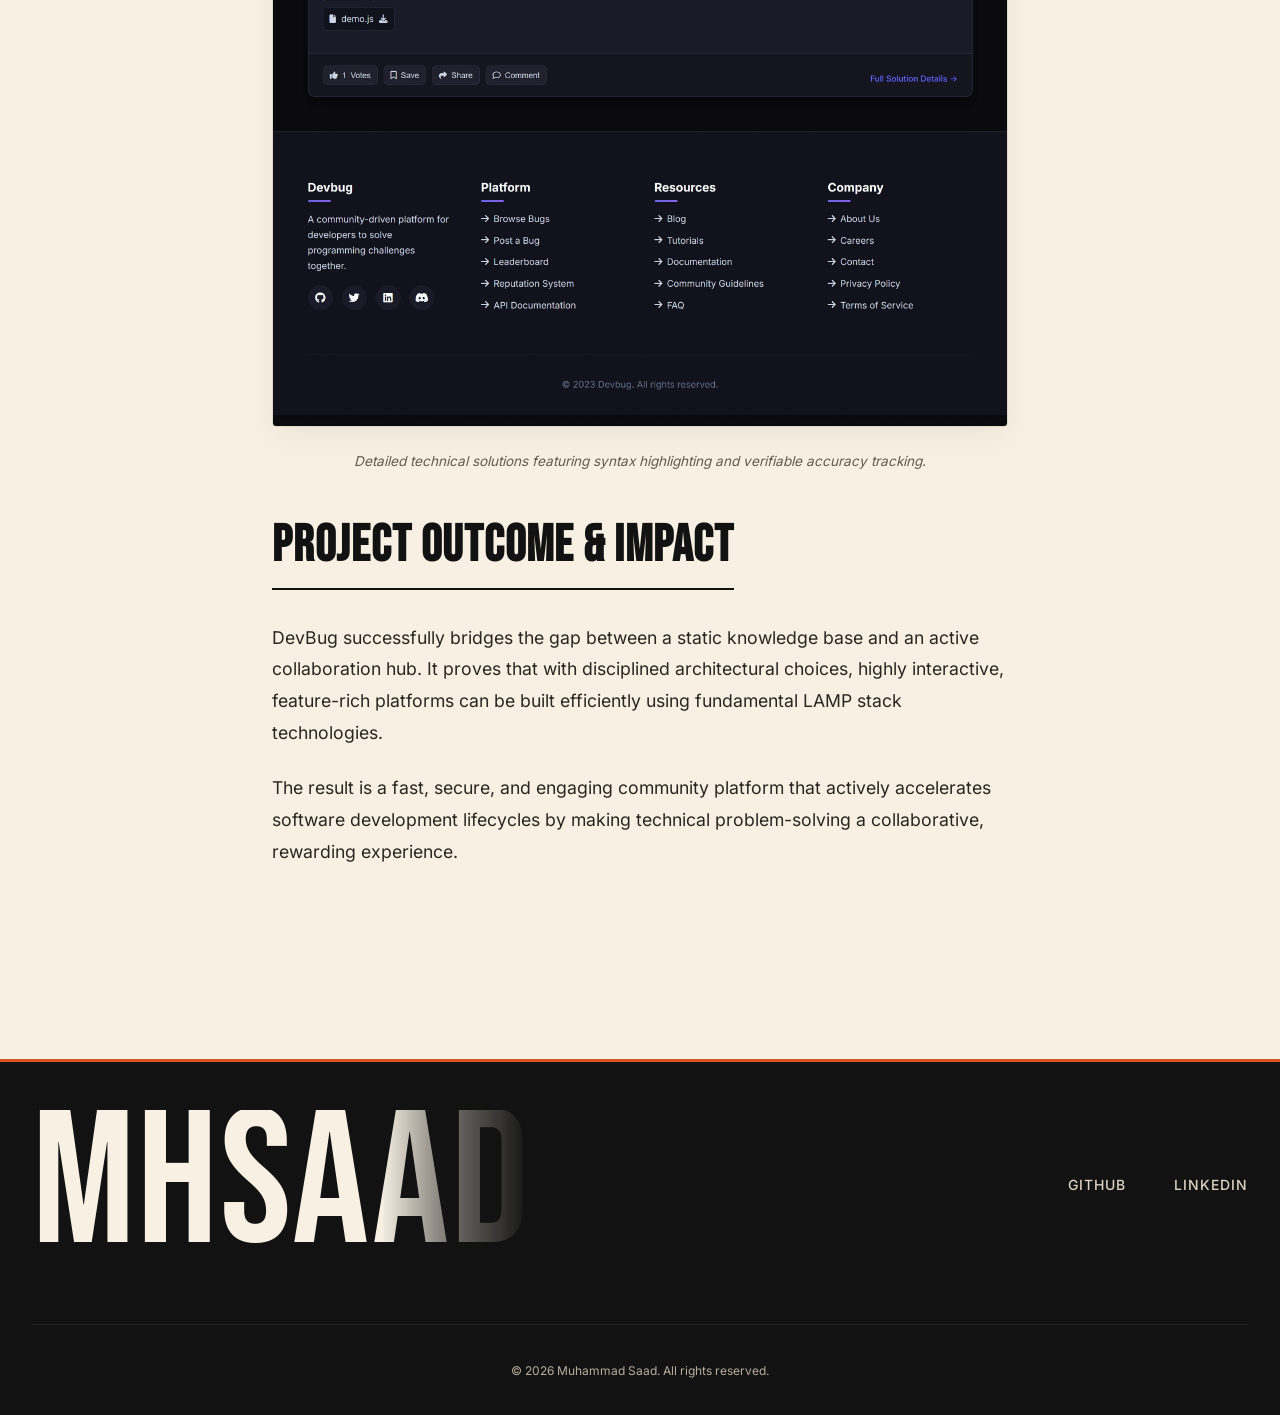
<file: devbug-case-study.html>
<!DOCTYPE html>
<html lang="en">
<head>
    <meta charset="UTF-8">
    <meta name="viewport" content="width=device-width, initial-scale=1.0">
    <meta name="description" content="DevBug Case Study - Developer Community Platform">
<title>DevBug Case Study | Muhammad Saad</title>
    
    <link rel="icon" type="image/jpeg" href="images/msstudio.webp">
    <link rel="preload" href="fonts/JTUSjIg69CK48gW7PXoo9Wdhyzbi.woff2" as="font" type="font/woff2" crossorigin>
<style>:root{--color-black:var(--color-ink);--color-white:#FFF9EE;--color-gray-100:var(--color-cream);--color-gray-200:#E2D8C8;--color-gray-300:#C9BDAA;--color-gray-400:#756A5B;--color-gray-500:#655B4E;--color-gray-600:#514A40;--color-gray-700:#403A32;--color-gray-800:#2A2621;--color-gray-900:#1B1916;--font-display:'Bebas Neue',sans-serif;--font-body:'Inter',sans-serif;--spacing-xs:0.25rem;--spacing-sm:0.5rem;--spacing-md:1rem;--spacing-lg:1.5rem;--spacing-xl:2rem;--spacing-2xl:3rem;--spacing-3xl:4rem;--spacing-4xl:6rem;--container-max:1400px;--card-gap:1.5rem;--color-nav-scrolled:rgba(247, 240, 227, 0.95);--color-overlay-bg:rgba(255, 249, 238, 0.9);--color-overlay-btn:rgba(255, 249, 238, 0.96);--color-submit-bg:var(--color-accent);--color-submit-text:var(--color-ink);--color-submit-hover-bg:var(--color-accent-hover);--color-submit-hover-text:var(--color-ink);--color-skeleton-1:#E9E0D2;--color-skeleton-2:#FFF9EE;--color-cream:#F7F0E3;--color-ink:#121212;--color-accent:#D9541E;--color-accent-text:#A63B11;--color-accent-hover:#E96630;--color-accent-soft:#F5DFCF;}*,::after,::before{margin:0;padding:0;box-sizing:border-box}html{scroll-behavior:smooth;font-size:16px}body{font-family:var(--font-body);font-weight:400;line-height:1.6;color:var(--color-black);background-color:var(--color-gray-100);-webkit-font-smoothing:antialiased;-moz-osx-font-smoothing:grayscale}a{text-decoration:none;color:inherit}ul{list-style:none}img{max-width:100%;height:auto;display:block}button{font-family:inherit;border:none;background:0 0}.navbar{position:fixed;top:clamp(.5rem,1.5vw,1rem);left:clamp(.75rem,2.4vw,1.75rem);right:clamp(.75rem,2.4vw,1.75rem);z-index:1000;background-color:var(--color-gray-100);border:1px solid var(--color-gray-200)}.nav-container{max-width:var(--container-max);margin:0 auto;padding:var(--spacing-md) clamp(1.25rem,4vw,2.75rem);display:grid;grid-template-columns:1fr auto 1fr;column-gap:var(--spacing-lg);align-items:center;width:100%}.nav-logo{display:inline-flex;align-items:center;gap:.55rem;font-family:var(--font-display);font-size:1.75rem;letter-spacing:2px;color:var(--color-black)}.brand-logo-image{width:30px;height:30px;display:block;object-fit:cover;border:1px solid var(--color-gray-300)}.brand-logo-text{display:inline-flex;align-items:center;height:30px;line-height:1;transform:translateY(1px)}.nav-menu{display:flex;gap:var(--spacing-2xl);justify-self:center}.nav-meta{justify-self:end;display:flex;align-items:center;gap:1.25rem}.theme-toggle-btn{background:0 0;border:none;color:var(--color-black);display:flex;align-items:center;justify-content:center;padding:.25rem}.nav-link{font-family:var(--font-display);font-size:.95rem;font-weight:300;text-transform:uppercase;letter-spacing:1px;color:var(--color-gray-600);position:relative}.nav-link::after{content:'';position:absolute;bottom:-4px;left:0;width:0;height:1px;background-color:var(--color-black)}@media (max-width:768px){:root{--spacing-xl:1.5rem;--spacing-2xl:2rem;--spacing-3xl:3rem;--spacing-4xl:4rem}.nav-menu{position:fixed;top:0;right:0;width:100%;height:100vh;flex-direction:column;align-items:center;justify-content:center;gap:var(--spacing-2xl);background-color:var(--color-white);transform:translateX(100%)}.nav-link{font-size:1.5rem}.nav-container{grid-template-columns:1fr auto auto;gap:var(--spacing-md)}.nav-meta{display:flex;justify-content:flex-end}.nav-menu{position:fixed;top:calc(clamp(.5rem,1.5vw,1rem) + 4.8rem);left:clamp(.75rem,2.4vw,1.75rem);right:clamp(.75rem,2.4vw,1.75rem);width:auto;max-height:calc(100vh - 7.5rem);flex-direction:column;align-items:stretch;justify-content:flex-start;gap:var(--spacing-md);padding:var(--spacing-xl);background:linear-gradient(180deg,var(--color-white),var(--color-gray-100)),var(--color-white);border:1px solid var(--color-gray-200);box-shadow:0 28px 60px rgba(0,0,0,.12);border-radius:24px;transform:translate3d(0,-12px,0) scale(.985);opacity:0;visibility:hidden;overflow-y:auto;transform-origin:top center}.nav-menu li{opacity:0;transform:translateY(10px)}.nav-link{font-size:1.15rem;font-weight:700;letter-spacing:1.2px;width:100%;padding:.15rem 0}}::-webkit-scrollbar{width:8px}::-webkit-scrollbar-track{background:var(--color-gray-100)}::-webkit-scrollbar-thumb{background:var(--color-gray-400)}::-webkit-scrollbar-thumb:hover{background:var(--color-gray-600)}@media (prefers-reduced-motion:reduce){*,::after,::before{animation-duration:0s!important;animation-iteration-count:1!important}body{opacity:1}}@media (prefers-contrast:high){:root{--color-gray-200:#c0c0c0;--color-gray-400:#808080;--color-gray-500:#606060;--color-gray-600:#404040}}.cs-title{font-size:clamp(4rem,8vw,7rem)}.cs-subtitle{font-size:clamp(1.1rem,2vw,1.5rem)}
@font-face {
  font-family: 'Bebas Neue';
  font-style: normal;
  font-weight: 400;
  font-display: block;
  src: url(fonts/JTUSjIg69CK48gW7PXoo9Wdhyzbi.woff2) format('woff2');
  unicode-range: U+0100-02BA, U+02BD-02C5, U+02C7-02CC, U+02CE-02D7, U+02DD-02FF, U+0304, U+0308, U+0329, U+1D00-1DBF, U+1E00-1E9F, U+1EF2-1EFF, U+2020, U+20A0-20AB, U+20AD-20C0, U+2113, U+2C60-2C7F, U+A720-A7FF;
}

@font-face {
  font-family: 'Bebas Neue';
  font-style: normal;
  font-weight: 400;
  font-display: block;
  src: url(fonts/JTUSjIg69CK48gW7PXoo9Wlhyw.woff2) format('woff2');
  unicode-range: U+0000-00FF, U+0131, U+0152-0153, U+02BB-02BC, U+02C6, U+02DA, U+02DC, U+0304, U+0308, U+0329, U+2000-206F, U+20AC, U+2122, U+2191, U+2193, U+2212, U+2215, U+FEFF, U+FFFD;
}

@font-face {
  font-family: 'Inter';
  font-style: normal;
  font-weight: 300;
  font-display: swap;
  src: url(fonts/UcC73FwrK3iLTeHuS_nVMrMxCp50SjIa2JL7SUc.woff2) format('woff2');
  unicode-range: U+0460-052F, U+1C80-1C8A, U+20B4, U+2DE0-2DFF, U+A640-A69F, U+FE2E-FE2F;
}

@font-face {
  font-family: 'Inter';
  font-style: normal;
  font-weight: 300;
  font-display: swap;
  src: url(fonts/UcC73FwrK3iLTeHuS_nVMrMxCp50SjIa0ZL7SUc.woff2) format('woff2');
  unicode-range: U+0301, U+0400-045F, U+0490-0491, U+04B0-04B1, U+2116;
}

@font-face {
  font-family: 'Inter';
  font-style: normal;
  font-weight: 300;
  font-display: swap;
  src: url(fonts/UcC73FwrK3iLTeHuS_nVMrMxCp50SjIa2ZL7SUc.woff2) format('woff2');
  unicode-range: U+1F00-1FFF;
}

@font-face {
  font-family: 'Inter';
  font-style: normal;
  font-weight: 300;
  font-display: swap;
  src: url(fonts/UcC73FwrK3iLTeHuS_nVMrMxCp50SjIa1pL7SUc.woff2) format('woff2');
  unicode-range: U+0370-0377, U+037A-037F, U+0384-038A, U+038C, U+038E-03A1, U+03A3-03FF;
}

@font-face {
  font-family: 'Inter';
  font-style: normal;
  font-weight: 300;
  font-display: swap;
  src: url(fonts/UcC73FwrK3iLTeHuS_nVMrMxCp50SjIa2pL7SUc.woff2) format('woff2');
  unicode-range: U+0102-0103, U+0110-0111, U+0128-0129, U+0168-0169, U+01A0-01A1, U+01AF-01B0, U+0300-0301, U+0303-0304, U+0308-0309, U+0323, U+0329, U+1EA0-1EF9, U+20AB;
}

@font-face {
  font-family: 'Inter';
  font-style: normal;
  font-weight: 300;
  font-display: swap;
  src: url(fonts/UcC73FwrK3iLTeHuS_nVMrMxCp50SjIa25L7SUc.woff2) format('woff2');
  unicode-range: U+0100-02BA, U+02BD-02C5, U+02C7-02CC, U+02CE-02D7, U+02DD-02FF, U+0304, U+0308, U+0329, U+1D00-1DBF, U+1E00-1E9F, U+1EF2-1EFF, U+2020, U+20A0-20AB, U+20AD-20C0, U+2113, U+2C60-2C7F, U+A720-A7FF;
}

@font-face {
  font-family: 'Inter';
  font-style: normal;
  font-weight: 300;
  font-display: swap;
  src: url(fonts/UcC73FwrK3iLTeHuS_nVMrMxCp50SjIa1ZL7.woff2) format('woff2');
  unicode-range: U+0000-00FF, U+0131, U+0152-0153, U+02BB-02BC, U+02C6, U+02DA, U+02DC, U+0304, U+0308, U+0329, U+2000-206F, U+20AC, U+2122, U+2191, U+2193, U+2212, U+2215, U+FEFF, U+FFFD;
}

@font-face {
  font-family: 'Inter';
  font-style: normal;
  font-weight: 400;
  font-display: swap;
  src: url(fonts/UcC73FwrK3iLTeHuS_nVMrMxCp50SjIa2JL7SUc.woff2) format('woff2');
  unicode-range: U+0460-052F, U+1C80-1C8A, U+20B4, U+2DE0-2DFF, U+A640-A69F, U+FE2E-FE2F;
}

@font-face {
  font-family: 'Inter';
  font-style: normal;
  font-weight: 400;
  font-display: swap;
  src: url(fonts/UcC73FwrK3iLTeHuS_nVMrMxCp50SjIa0ZL7SUc.woff2) format('woff2');
  unicode-range: U+0301, U+0400-045F, U+0490-0491, U+04B0-04B1, U+2116;
}

@font-face {
  font-family: 'Inter';
  font-style: normal;
  font-weight: 400;
  font-display: swap;
  src: url(fonts/UcC73FwrK3iLTeHuS_nVMrMxCp50SjIa2ZL7SUc.woff2) format('woff2');
  unicode-range: U+1F00-1FFF;
}

@font-face {
  font-family: 'Inter';
  font-style: normal;
  font-weight: 400;
  font-display: swap;
  src: url(fonts/UcC73FwrK3iLTeHuS_nVMrMxCp50SjIa1pL7SUc.woff2) format('woff2');
  unicode-range: U+0370-0377, U+037A-037F, U+0384-038A, U+038C, U+038E-03A1, U+03A3-03FF;
}

@font-face {
  font-family: 'Inter';
  font-style: normal;
  font-weight: 400;
  font-display: swap;
  src: url(fonts/UcC73FwrK3iLTeHuS_nVMrMxCp50SjIa2pL7SUc.woff2) format('woff2');
  unicode-range: U+0102-0103, U+0110-0111, U+0128-0129, U+0168-0169, U+01A0-01A1, U+01AF-01B0, U+0300-0301, U+0303-0304, U+0308-0309, U+0323, U+0329, U+1EA0-1EF9, U+20AB;
}

@font-face {
  font-family: 'Inter';
  font-style: normal;
  font-weight: 400;
  font-display: swap;
  src: url(fonts/UcC73FwrK3iLTeHuS_nVMrMxCp50SjIa25L7SUc.woff2) format('woff2');
  unicode-range: U+0100-02BA, U+02BD-02C5, U+02C7-02CC, U+02CE-02D7, U+02DD-02FF, U+0304, U+0308, U+0329, U+1D00-1DBF, U+1E00-1E9F, U+1EF2-1EFF, U+2020, U+20A0-20AB, U+20AD-20C0, U+2113, U+2C60-2C7F, U+A720-A7FF;
}

@font-face {
  font-family: 'Inter';
  font-style: normal;
  font-weight: 400;
  font-display: swap;
  src: url(fonts/UcC73FwrK3iLTeHuS_nVMrMxCp50SjIa1ZL7.woff2) format('woff2');
  unicode-range: U+0000-00FF, U+0131, U+0152-0153, U+02BB-02BC, U+02C6, U+02DA, U+02DC, U+0304, U+0308, U+0329, U+2000-206F, U+20AC, U+2122, U+2191, U+2193, U+2212, U+2215, U+FEFF, U+FFFD;
}

@font-face {
  font-family: 'Inter';
  font-style: normal;
  font-weight: 500;
  font-display: swap;
  src: url(fonts/UcC73FwrK3iLTeHuS_nVMrMxCp50SjIa2JL7SUc.woff2) format('woff2');
  unicode-range: U+0460-052F, U+1C80-1C8A, U+20B4, U+2DE0-2DFF, U+A640-A69F, U+FE2E-FE2F;
}

@font-face {
  font-family: 'Inter';
  font-style: normal;
  font-weight: 500;
  font-display: swap;
  src: url(fonts/UcC73FwrK3iLTeHuS_nVMrMxCp50SjIa0ZL7SUc.woff2) format('woff2');
  unicode-range: U+0301, U+0400-045F, U+0490-0491, U+04B0-04B1, U+2116;
}

@font-face {
  font-family: 'Inter';
  font-style: normal;
  font-weight: 500;
  font-display: swap;
  src: url(fonts/UcC73FwrK3iLTeHuS_nVMrMxCp50SjIa2ZL7SUc.woff2) format('woff2');
  unicode-range: U+1F00-1FFF;
}

@font-face {
  font-family: 'Inter';
  font-style: normal;
  font-weight: 500;
  font-display: swap;
  src: url(fonts/UcC73FwrK3iLTeHuS_nVMrMxCp50SjIa1pL7SUc.woff2) format('woff2');
  unicode-range: U+0370-0377, U+037A-037F, U+0384-038A, U+038C, U+038E-03A1, U+03A3-03FF;
}

@font-face {
  font-family: 'Inter';
  font-style: normal;
  font-weight: 500;
  font-display: swap;
  src: url(fonts/UcC73FwrK3iLTeHuS_nVMrMxCp50SjIa2pL7SUc.woff2) format('woff2');
  unicode-range: U+0102-0103, U+0110-0111, U+0128-0129, U+0168-0169, U+01A0-01A1, U+01AF-01B0, U+0300-0301, U+0303-0304, U+0308-0309, U+0323, U+0329, U+1EA0-1EF9, U+20AB;
}

@font-face {
  font-family: 'Inter';
  font-style: normal;
  font-weight: 500;
  font-display: swap;
  src: url(fonts/UcC73FwrK3iLTeHuS_nVMrMxCp50SjIa25L7SUc.woff2) format('woff2');
  unicode-range: U+0100-02BA, U+02BD-02C5, U+02C7-02CC, U+02CE-02D7, U+02DD-02FF, U+0304, U+0308, U+0329, U+1D00-1DBF, U+1E00-1E9F, U+1EF2-1EFF, U+2020, U+20A0-20AB, U+20AD-20C0, U+2113, U+2C60-2C7F, U+A720-A7FF;
}

@font-face {
  font-family: 'Inter';
  font-style: normal;
  font-weight: 500;
  font-display: swap;
  src: url(fonts/UcC73FwrK3iLTeHuS_nVMrMxCp50SjIa1ZL7.woff2) format('woff2');
  unicode-range: U+0000-00FF, U+0131, U+0152-0153, U+02BB-02BC, U+02C6, U+02DA, U+02DC, U+0304, U+0308, U+0329, U+2000-206F, U+20AC, U+2122, U+2191, U+2193, U+2212, U+2215, U+FEFF, U+FFFD;
}

@font-face {
  font-family: 'Inter';
  font-style: normal;
  font-weight: 600;
  font-display: swap;
  src: url(fonts/UcC73FwrK3iLTeHuS_nVMrMxCp50SjIa2JL7SUc.woff2) format('woff2');
  unicode-range: U+0460-052F, U+1C80-1C8A, U+20B4, U+2DE0-2DFF, U+A640-A69F, U+FE2E-FE2F;
}

@font-face {
  font-family: 'Inter';
  font-style: normal;
  font-weight: 600;
  font-display: swap;
  src: url(fonts/UcC73FwrK3iLTeHuS_nVMrMxCp50SjIa0ZL7SUc.woff2) format('woff2');
  unicode-range: U+0301, U+0400-045F, U+0490-0491, U+04B0-04B1, U+2116;
}

@font-face {
  font-family: 'Inter';
  font-style: normal;
  font-weight: 600;
  font-display: swap;
  src: url(fonts/UcC73FwrK3iLTeHuS_nVMrMxCp50SjIa2ZL7SUc.woff2) format('woff2');
  unicode-range: U+1F00-1FFF;
}

@font-face {
  font-family: 'Inter';
  font-style: normal;
  font-weight: 600;
  font-display: swap;
  src: url(fonts/UcC73FwrK3iLTeHuS_nVMrMxCp50SjIa1pL7SUc.woff2) format('woff2');
  unicode-range: U+0370-0377, U+037A-037F, U+0384-038A, U+038C, U+038E-03A1, U+03A3-03FF;
}

@font-face {
  font-family: 'Inter';
  font-style: normal;
  font-weight: 600;
  font-display: swap;
  src: url(fonts/UcC73FwrK3iLTeHuS_nVMrMxCp50SjIa2pL7SUc.woff2) format('woff2');
  unicode-range: U+0102-0103, U+0110-0111, U+0128-0129, U+0168-0169, U+01A0-01A1, U+01AF-01B0, U+0300-0301, U+0303-0304, U+0308-0309, U+0323, U+0329, U+1EA0-1EF9, U+20AB;
}

@font-face {
  font-family: 'Inter';
  font-style: normal;
  font-weight: 600;
  font-display: swap;
  src: url(fonts/UcC73FwrK3iLTeHuS_nVMrMxCp50SjIa25L7SUc.woff2) format('woff2');
  unicode-range: U+0100-02BA, U+02BD-02C5, U+02C7-02CC, U+02CE-02D7, U+02DD-02FF, U+0304, U+0308, U+0329, U+1D00-1DBF, U+1E00-1E9F, U+1EF2-1EFF, U+2020, U+20A0-20AB, U+20AD-20C0, U+2113, U+2C60-2C7F, U+A720-A7FF;
}

@font-face {
  font-family: 'Inter';
  font-style: normal;
  font-weight: 600;
  font-display: swap;
  src: url(fonts/UcC73FwrK3iLTeHuS_nVMrMxCp50SjIa1ZL7.woff2) format('woff2');
  unicode-range: U+0000-00FF, U+0131, U+0152-0153, U+02BB-02BC, U+02C6, U+02DA, U+02DC, U+0304, U+0308, U+0329, U+2000-206F, U+20AC, U+2122, U+2191, U+2193, U+2212, U+2215, U+FEFF, U+FFFD;
}

@font-face {
  font-family: 'Inter';
  font-style: normal;
  font-weight: 700;
  font-display: swap;
  src: url(fonts/UcC73FwrK3iLTeHuS_nVMrMxCp50SjIa2JL7SUc.woff2) format('woff2');
  unicode-range: U+0460-052F, U+1C80-1C8A, U+20B4, U+2DE0-2DFF, U+A640-A69F, U+FE2E-FE2F;
}

@font-face {
  font-family: 'Inter';
  font-style: normal;
  font-weight: 700;
  font-display: swap;
  src: url(fonts/UcC73FwrK3iLTeHuS_nVMrMxCp50SjIa0ZL7SUc.woff2) format('woff2');
  unicode-range: U+0301, U+0400-045F, U+0490-0491, U+04B0-04B1, U+2116;
}

@font-face {
  font-family: 'Inter';
  font-style: normal;
  font-weight: 700;
  font-display: swap;
  src: url(fonts/UcC73FwrK3iLTeHuS_nVMrMxCp50SjIa2ZL7SUc.woff2) format('woff2');
  unicode-range: U+1F00-1FFF;
}

@font-face {
  font-family: 'Inter';
  font-style: normal;
  font-weight: 700;
  font-display: swap;
  src: url(fonts/UcC73FwrK3iLTeHuS_nVMrMxCp50SjIa1pL7SUc.woff2) format('woff2');
  unicode-range: U+0370-0377, U+037A-037F, U+0384-038A, U+038C, U+038E-03A1, U+03A3-03FF;
}

@font-face {
  font-family: 'Inter';
  font-style: normal;
  font-weight: 700;
  font-display: swap;
  src: url(fonts/UcC73FwrK3iLTeHuS_nVMrMxCp50SjIa2pL7SUc.woff2) format('woff2');
  unicode-range: U+0102-0103, U+0110-0111, U+0128-0129, U+0168-0169, U+01A0-01A1, U+01AF-01B0, U+0300-0301, U+0303-0304, U+0308-0309, U+0323, U+0329, U+1EA0-1EF9, U+20AB;
}

@font-face {
  font-family: 'Inter';
  font-style: normal;
  font-weight: 700;
  font-display: swap;
  src: url(fonts/UcC73FwrK3iLTeHuS_nVMrMxCp50SjIa25L7SUc.woff2) format('woff2');
  unicode-range: U+0100-02BA, U+02BD-02C5, U+02C7-02CC, U+02CE-02D7, U+02DD-02FF, U+0304, U+0308, U+0329, U+1D00-1DBF, U+1E00-1E9F, U+1EF2-1EFF, U+2020, U+20A0-20AB, U+20AD-20C0, U+2113, U+2C60-2C7F, U+A720-A7FF;
}

@font-face {
  font-family: 'Inter';
  font-style: normal;
  font-weight: 700;
  font-display: swap;
  src: url(fonts/UcC73FwrK3iLTeHuS_nVMrMxCp50SjIa1ZL7.woff2) format('woff2');
  unicode-range: U+0000-00FF, U+0131, U+0152-0153, U+02BB-02BC, U+02C6, U+02DA, U+02DC, U+0304, U+0308, U+0329, U+2000-206F, U+20AC, U+2122, U+2191, U+2193, U+2212, U+2215, U+FEFF, U+FFFD;
}
</style>
    <style>
        /* Case Study Specific Styles */
        .case-study-hero {
            min-height: 70vh;
            display: flex;
            align-items: center;
            justify-content: center;
            position: relative;
            background: linear-gradient(135deg, var(--color-gray-100) 0%, var(--color-gray-200) 100%);
            padding: 120px var(--spacing-xl) var(--spacing-2xl);
            overflow: hidden;
            border-bottom: 1px solid var(--color-gray-300);
        }

        .cs-hero-content {
            max-width: 900px;
            text-align: center;
            z-index: 2;
        }

        .cs-badge {
            display: inline-block;
            padding: 0.5rem 1rem;
            font-size: 0.75rem;
            font-weight: 600;
            text-transform: uppercase;
            letter-spacing: 2px;
            color: var(--color-white);
            background-color: var(--color-black);
            margin-bottom: var(--spacing-lg);
        }

        .cs-title {
            font-family: var(--font-display);
            font-size: clamp(4rem, 8vw, 7rem);
            line-height: 0.9;
            letter-spacing: -1px;
            color: var(--color-black);
            margin-bottom: var(--spacing-lg);
        }

        .cs-subtitle {
            font-size: clamp(1.1rem, 2vw, 1.5rem);
            color: var(--color-gray-600);
            max-width: 700px;
            margin: 0 auto;
            line-height: 1.5;
        }

        .cs-meta-grid {
            display: grid;
            grid-template-columns: repeat(auto-fit, minmax(200px, 1fr));
            gap: var(--spacing-xl);
            max-width: 1000px;
            margin: 0 auto;
            padding: var(--spacing-3xl) var(--spacing-xl);
            border-bottom: 1px solid var(--color-gray-200);
        }

        .cs-meta-item {
            display: flex;
            flex-direction: column;
            gap: var(--spacing-sm);
        }

        .cs-meta-label {
            font-size: 0.75rem;
            font-weight: 600;
            text-transform: uppercase;
            letter-spacing: 1.5px;
            color: var(--color-gray-500);
        }

        .cs-meta-value {
            font-size: 1rem;
            font-weight: 500;
            color: var(--color-black);
        }

        .case-study-body {
            max-width: 800px;
            margin: 0 auto;
            padding: var(--spacing-4xl) var(--spacing-xl);
        }

        .cs-section {
            margin-bottom: var(--spacing-4xl);
        }

        .cs-section-title {
            font-family: var(--font-display);
            font-size: clamp(2.5rem, 4vw, 3.5rem);
            line-height: 1;
            letter-spacing: 1px;
            color: var(--color-black);
            margin-bottom: var(--spacing-xl);
            padding-bottom: var(--spacing-md);
            border-bottom: 2px solid var(--color-black);
            display: inline-block;
        }

        .cs-text {
            font-size: 1.1rem;
            line-height: 1.8;
            color: var(--color-gray-800);
            margin-bottom: var(--spacing-lg);
        }

        .cs-list {
            margin-bottom: var(--spacing-lg);
            padding-left: var(--spacing-xl);
        }

        .cs-list li {
            font-size: 1.1rem;
            line-height: 1.8;
            color: var(--color-gray-800);
            margin-bottom: var(--spacing-sm);
            position: relative;
        }

        .cs-list li::before {
            content: '';
            position: absolute;
            left: -1.5rem;
            top: 0.6rem;
            width: 8px;
            height: 8px;
            background-color: var(--color-black);
            border-radius: 50%;
        }

        .cs-highlight-box {
            background-color: var(--color-gray-100);
            border-left: 4px solid var(--color-black);
            padding: var(--spacing-xl);
            margin: var(--spacing-2xl) 0;
        }

        .cs-highlight-box h4 {
            font-size: 1.2rem;
            font-weight: 700;
            margin-bottom: var(--spacing-sm);
        }

        .cs-image {
            width: 100%;
            height: auto;
            margin: var(--spacing-2xl) 0;
            border: 1px solid var(--color-gray-200);
            border-radius: 4px;
            box-shadow: 0 10px 30px rgba(0,0,0,0.05);
        }

        .cs-image-caption {
            text-align: center;
            font-size: 0.85rem;
            color: var(--color-gray-500);
            margin-top: -1.5rem;
            margin-bottom: var(--spacing-2xl);
            font-style: italic;
        }

        .cs-tech-grid {
            display: grid;
            grid-template-columns: repeat(auto-fit, minmax(150px, 1fr));
            gap: var(--spacing-md);
            margin-top: var(--spacing-lg);
        }

        .cs-tech-card {
            background-color: var(--color-white);
            border: 1px solid var(--color-gray-200);
            padding: var(--spacing-lg);
            text-align: center;
            transition: transform var(--transition-fast), box-shadow var(--transition-fast);
        }

        .cs-tech-card:hover {
            transform: translateY(-5px);
            box-shadow: 0 10px 20px rgba(0,0,0,0.05);
        }

        .cs-tech-name {
            font-weight: 600;
            font-size: 1.1rem;
            color: var(--color-black);
        }
        
        .cs-quote {
            font-family: var(--font-display);
            font-size: clamp(2rem, 3vw, 2.5rem);
            line-height: 1.2;
            color: var(--color-black);
            text-align: center;
            margin: var(--spacing-3xl) 0;
            padding: 0 var(--spacing-xl);
            position: relative;
        }
        
        .cs-quote::before {
            content: '"';
            font-size: 4rem;
            color: var(--color-gray-300);
            position: absolute;
            top: -2rem;
            left: 50%;
            transform: translateX(-50%);
        }

        @media (max-width: 768px) {
            .case-study-hero {
                min-height: 50vh;
                padding-top: 100px;
            }
            .cs-section-title {
                border-bottom-width: 1px;
            }
        }
    </style>
<link rel="preload" href="styles.min.css?v=cream-orange-2" as="style" onload="this.onload=null;this.rel='stylesheet'">
<noscript><link rel="stylesheet" href="styles.min.css?v=cream-orange-2"></noscript>
</head>
<body>

    <!-- Navigation -->
    <nav class="navbar">
        <div class="nav-container">
            <a href="index.html#hero" class="nav-logo" aria-label="MsStudio">
                <img width="150" height="150" src="images/msstudio.webp" alt="MsStudio logo" class="brand-logo-image">
                <span class="brand-logo-text">MhSaad</span>
            </a>
            <ul class="nav-menu">
                <li><a href="index.html#portfolio" class="nav-link">Back to Work</a></li>
            </ul>
            <div class="nav-meta">
                <button id="themeToggle" class="theme-toggle-btn" aria-label="Toggle dark mode">
                    <svg class="sun-icon" xmlns="http://www.w3.org/2000/svg" width="20" height="20" viewBox="0 0 24 24" fill="none" stroke="currentColor" stroke-width="2" stroke-linecap="round" stroke-linejoin="round" style="display: none;"><circle cx="12" cy="12" r="5"></circle><line x1="12" y1="1" x2="12" y2="3"></line><line x1="12" y1="21" x2="12" y2="23"></line><line x1="4.22" y1="4.22" x2="5.64" y2="5.64"></line><line x1="18.36" y1="18.36" x2="19.78" y2="19.78"></line><line x1="1" y1="12" x2="3" y2="12"></line><line x1="21" y1="12" x2="23" y2="12"></line><line x1="4.22" y1="19.78" x2="5.64" y2="18.36"></line><line x1="18.36" y1="5.64" x2="19.78" y2="4.22"></line></svg>
                    <svg class="moon-icon" xmlns="http://www.w3.org/2000/svg" width="20" height="20" viewBox="0 0 24 24" fill="none" stroke="currentColor" stroke-width="2" stroke-linecap="round" stroke-linejoin="round"><path d="M21 12.79A9 9 0 1 1 11.21 3 7 7 0 0 0 21 12.79z"></path></svg>
                </button>
            </div>
        </div>
    </nav>

    <!-- Hero Section -->
    <main>
<header class="case-study-hero">
        <div class="cs-hero-content">
            <span class="cs-badge">Comprehensive Case Study</span>
            <h1 class="cs-title">DevBug</h1>
            <p class="cs-subtitle">A robust, community-driven platform empowering developers to report bugs, share solutions, collaborate in real-time, and build technical reputation.</p>
        </div>
    </header>

    <!-- Meta Info -->
    <div class="cs-meta-grid">
        <div class="cs-meta-item">
            <span class="cs-meta-label">Role</span>
            <span class="cs-meta-value">Lead Full Stack Developer</span>
        </div>
        <div class="cs-meta-item">
            <span class="cs-meta-label">Category</span>
            <span class="cs-meta-value">Social Collaboration / Forum</span>
        </div>
        <div class="cs-meta-item">
            <span class="cs-meta-label">Tech Stack</span>
            <span class="cs-meta-value">PHP, MySQL (PDO), JavaScript, HTML/CSS</span>
        </div>
        <div class="cs-meta-item">
            <span class="cs-meta-label">Architecture</span>
            <span class="cs-meta-value">Procedural PHP with Route-style Entry</span>
        </div>
    </div>

    <!-- Main Content -->
    <main class="case-study-body">

        <section class="cs-section">
            <h2 class="cs-section-title">Executive Summary</h2>
            <p class="cs-text">Software engineering is an inherently collaborative discipline. DevBug was engineered to centralize developer discourse, transitioning away from fragmented chat channels and undocumented tribal knowledge into a highly organized, searchable repository of bugs and solutions.</p>
            <p class="cs-text">Constructed on a dependable LAMP/XAMPP stack using PHP and MySQL, DevBug features sophisticated state management, dynamic file handling, a reputation economy, and real-time messaging elements. The project illustrates a mastery of core web technologies to build a complex, multi-tenant community platform without relying on heavy frontend frameworks.</p>
        </section>

        <section class="cs-section">
            <h2 class="cs-section-title">The Problem Space</h2>
            <p class="cs-text">Development teams frequently encounter identical technical roadblocks. When solutions are locked inside private direct messages or ephemeral Slack threads, institutional knowledge is lost. The challenge was to architect a platform that not only archived this knowledge but actively incentivized developers to contribute it.</p>
            <ul class="cs-list">
                <li><strong>Knowledge Fragmentation:</strong> Creating a centralized, searchable database for technical bugs and their verified solutions.</li>
                <li><strong>Developer Engagement:</strong> Implementing a reputation system to reward high-quality technical contributions and accurate solutions.</li>
                <li><strong>Contextual Collaboration:</strong> Providing real-time chat and discussion threads tied directly to specific technical issues, complete with code highlighting and file attachments.</li>
                <li><strong>Security & Session Management:</strong> Ensuring robust user authentication and secure handling of user-generated file uploads.</li>
            </ul>
        </section>

        <img width="2562" height="7436" src="images/DevBug/Mainpage.webp" alt="DevBug Main Dashboard" class="cs-image">
        <div class="cs-image-caption">The dynamic main dashboard rendering real-time developer activity and critical bugs.</div>

        <section class="cs-section">
            <h2 class="cs-section-title">Product Vision & Strategy</h2>
            <p class="cs-text">The goal was to construct a lightning-fast, highly resilient web application using fundamental web technologies. By utilizing procedural PHP fortified with PDO prepared statements, DevBug minimizes overhead while maximizing security and execution speed.</p>
            <div class="cs-highlight-box">
                <h4>Core Philosophy: Community & Continuity</h4>
                <p>The platform must treat code as a first-class citizen. Deep integration with `highlight.js` ensures that code snippets are legible, while a rigid file-handling pipeline guarantees that technical logs and attachments can be securely shared across the community.</p>
            </div>
        </section>

        <section class="cs-section">
            <h2 class="cs-section-title">System Architecture & Tech Stack</h2>
            <p class="cs-text">DevBug avoids modern framework bloat by employing a route-style PHP architecture. Pages act as their own entry points, calling shared UI components and utility helpers to maintain a DRY (Don't Repeat Yourself) codebase.</p>
            
            <div class="cs-tech-grid">
                <div class="cs-tech-card"><div class="cs-tech-name">PHP 8.0+</div></div>
                <div class="cs-tech-card"><div class="cs-tech-name">MySQL (PDO)</div></div>
                <div class="cs-tech-card"><div class="cs-tech-name">Vanilla JS</div></div>
                <div class="cs-tech-card"><div class="cs-tech-name">Highlight.js</div></div>
                <div class="cs-tech-card"><div class="cs-tech-name">HTML5 / CSS3</div></div>
            </div>

            <p class="cs-text" style="margin-top: 2rem;"><strong>Database Integration:</strong> The `config/database.php` module establishes a singleton PDO connection. This ensures connection pooling efficiency and enforces prepared statements globally across the application.</p>
            <p class="cs-text"><strong>Upload Infrastructure:</strong> A strict hierarchical directory structure (`uploads/chat_attachments`, `uploads/solution_files`, etc.) separates user-generated content, allowing for granular execution restrictions and security monitoring on the server level.</p>
        </section>

        <img width="2562" height="6340" src="images/DevBug/Bugs.webp" alt="Bug Reporting Interface" class="cs-image">
        <div class="cs-image-caption">The bug reporting interface, featuring markdown support and categorical tagging.</div>

        <section class="cs-section">
            <h2 class="cs-section-title">Reputation & Leaderboard Mechanics</h2>
            <p class="cs-text">To drive engagement, DevBug employs a sophisticated reputation economy. Users earn reputation points when their solutions are upvoted or marked as verified. This data cascades into dynamic Leaderboards (`leaderboard.php`), tracking all-time and period-based rankings.</p>
            <p class="cs-text">This gamification turns a standard forum into a competitive, merit-based community, encouraging thorough, well-documented technical answers.</p>
        </section>
        
        <img width="2562" height="3354" src="images/DevBug/Leaderboard.webp" alt="Reputation Leaderboard" class="cs-image">
        <div class="cs-image-caption">The gamified leaderboard rewarding top technical contributors.</div>

        <section class="cs-section">
            <h2 class="cs-section-title">Real-Time Chat & Notifications</h2>
            <p class="cs-text">Beyond asynchronous forum posts, DevBug facilitates immediate collaboration via an integrated messaging system (`chat.php`). Developers can engage in real-time styled chat, share code snippets, and attach technical logs directly into the conversation stream.</p>
            <p class="cs-text">An in-app notification engine (`notifications_handler.php`) alerts users when their bugs receive solutions or when they are mentioned in discussions, drastically reducing the time-to-resolution for critical software issues.</p>
        </section>
        
        <div class="cs-quote">Knowledge isolated in direct messages is knowledge lost. DevBug brings solutions into the light.</div>

        <section class="cs-section">
            <h2 class="cs-section-title">Security & Session Management</h2>
            <p class="cs-text">As a platform designed for developers, security was paramount:</p>
            <ul class="cs-list">
                <li><strong>Session Hardening:</strong> Extensive use of secure PHP sessions ensures user state is safely maintained across the application, with resilient "remember-me" cookie mechanisms.</li>
                <li><strong>SQL Injection Prevention:</strong> 100% adherence to PDO prepared statements. Dynamic inputs are never concatenated directly into queries.</li>
                <li><strong>File Upload Security:</strong> Uploaded files are rigorously validated against strict MIME-type whitelists, renamed cryptographically to prevent directory traversal attacks, and stored in non-executable directories.</li>
            </ul>
        </section>
        
        <img width="2562" height="5192" src="images/DevBug/Solutions.webp" alt="Solutions Interface" class="cs-image">
        <div class="cs-image-caption">Detailed technical solutions featuring syntax highlighting and verifiable accuracy tracking.</div>

        <section class="cs-section">
            <h2 class="cs-section-title">Project Outcome & Impact</h2>
            <p class="cs-text">DevBug successfully bridges the gap between a static knowledge base and an active collaboration hub. It proves that with disciplined architectural choices, highly interactive, feature-rich platforms can be built efficiently using fundamental LAMP stack technologies.</p>
            <p class="cs-text">The result is a fast, secure, and engaging community platform that actively accelerates software development lifecycles by making technical problem-solving a collaborative, rewarding experience.</p>
        </section>

    </main>

    <!-- Footer -->
    </main>
<footer class="footer">
        <div class="container">
            <div class="footer-content">
                <div class="footer-brand">
                    <a href="index.html#hero" class="footer-logo-link footer-brand-head" aria-label="Back to Hero">
                        <span class="footer-name">MHSAAD</span>
                    </a>
                </div>
                <div class="footer-links">
                    <a href="https://github.com/m-saad-1" target="_blank" rel="noopener noreferrer" class="footer-link">GitHub</a>
                    <a href="https://www.linkedin.com/in/muhammad-saad24/" target="_blank" rel="noopener noreferrer" class="footer-link">LinkedIn</a>
                </div>
                <div class="footer-copy">
                    <span>&copy; 2026 Muhammad Saad. All rights reserved.</span>
                </div>
            </div>
        </div>
    </footer>
    <script>
        // Init theme script
        document.addEventListener('DOMContentLoaded', () => {
            const themeToggle = document.getElementById('themeToggle');
            const sunIcon = themeToggle?.querySelector('.sun-icon');
            const moonIcon = themeToggle?.querySelector('.moon-icon');
            
            if (!themeToggle || !sunIcon || !moonIcon) return;

            const savedTheme = localStorage.getItem('portfolio-theme');
            const prefersDark = window.matchMedia && window.matchMedia('(prefers-color-scheme: dark)').matches;
            
            const setTheme = (isDark) => {
                if (isDark) {
                    document.documentElement.setAttribute('data-theme', 'dark');
                    sunIcon.style.display = 'block';
                    moonIcon.style.display = 'none';
                } else {
                    document.documentElement.removeAttribute('data-theme');
                    sunIcon.style.display = 'none';
                    moonIcon.style.display = 'block';
                }
            };

            if (savedTheme === 'dark' || (!savedTheme && prefersDark)) {
                setTheme(true);
            } else {
                setTheme(false);
            }

            themeToggle.addEventListener('click', () => {
                const isDark = document.documentElement.hasAttribute('data-theme');
                setTheme(!isDark);
                localStorage.setItem('portfolio-theme', !isDark ? 'dark' : 'light');
            });
        });
    </script>
        </body>
</html>
</file>
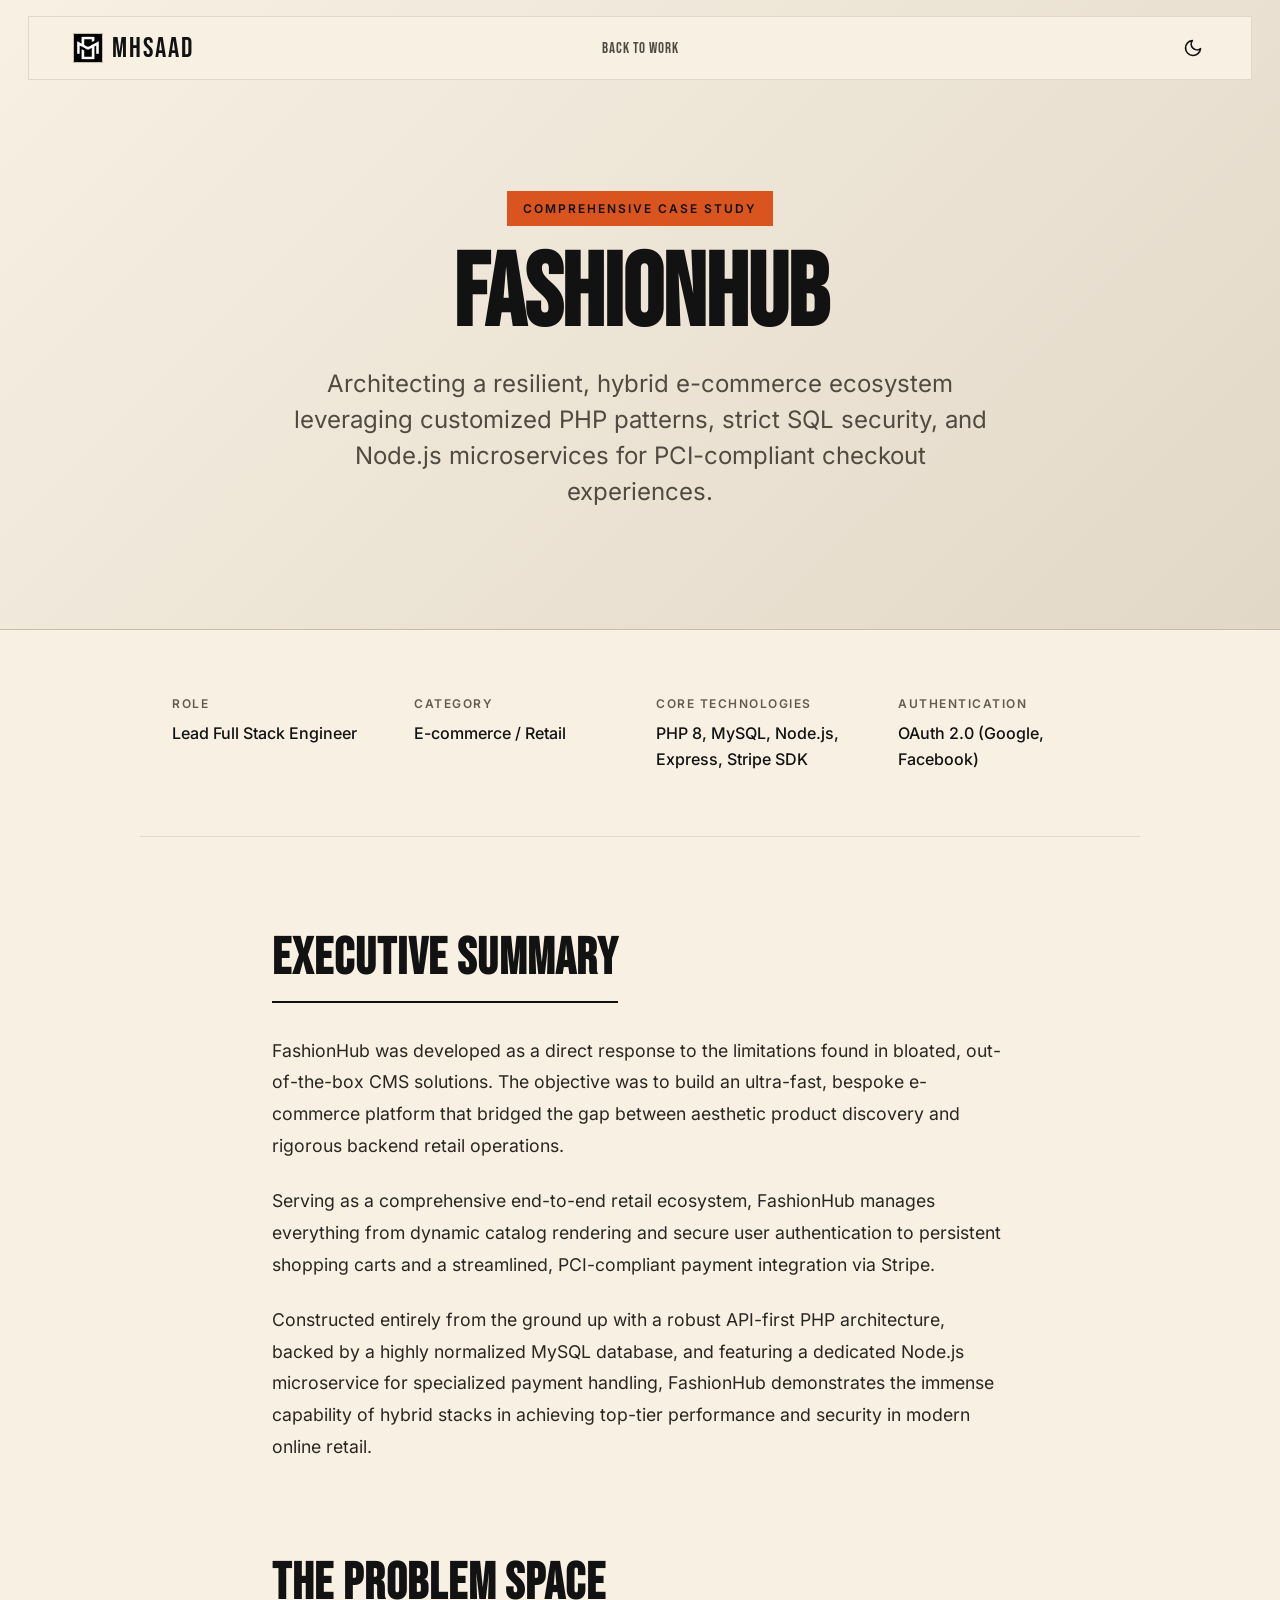
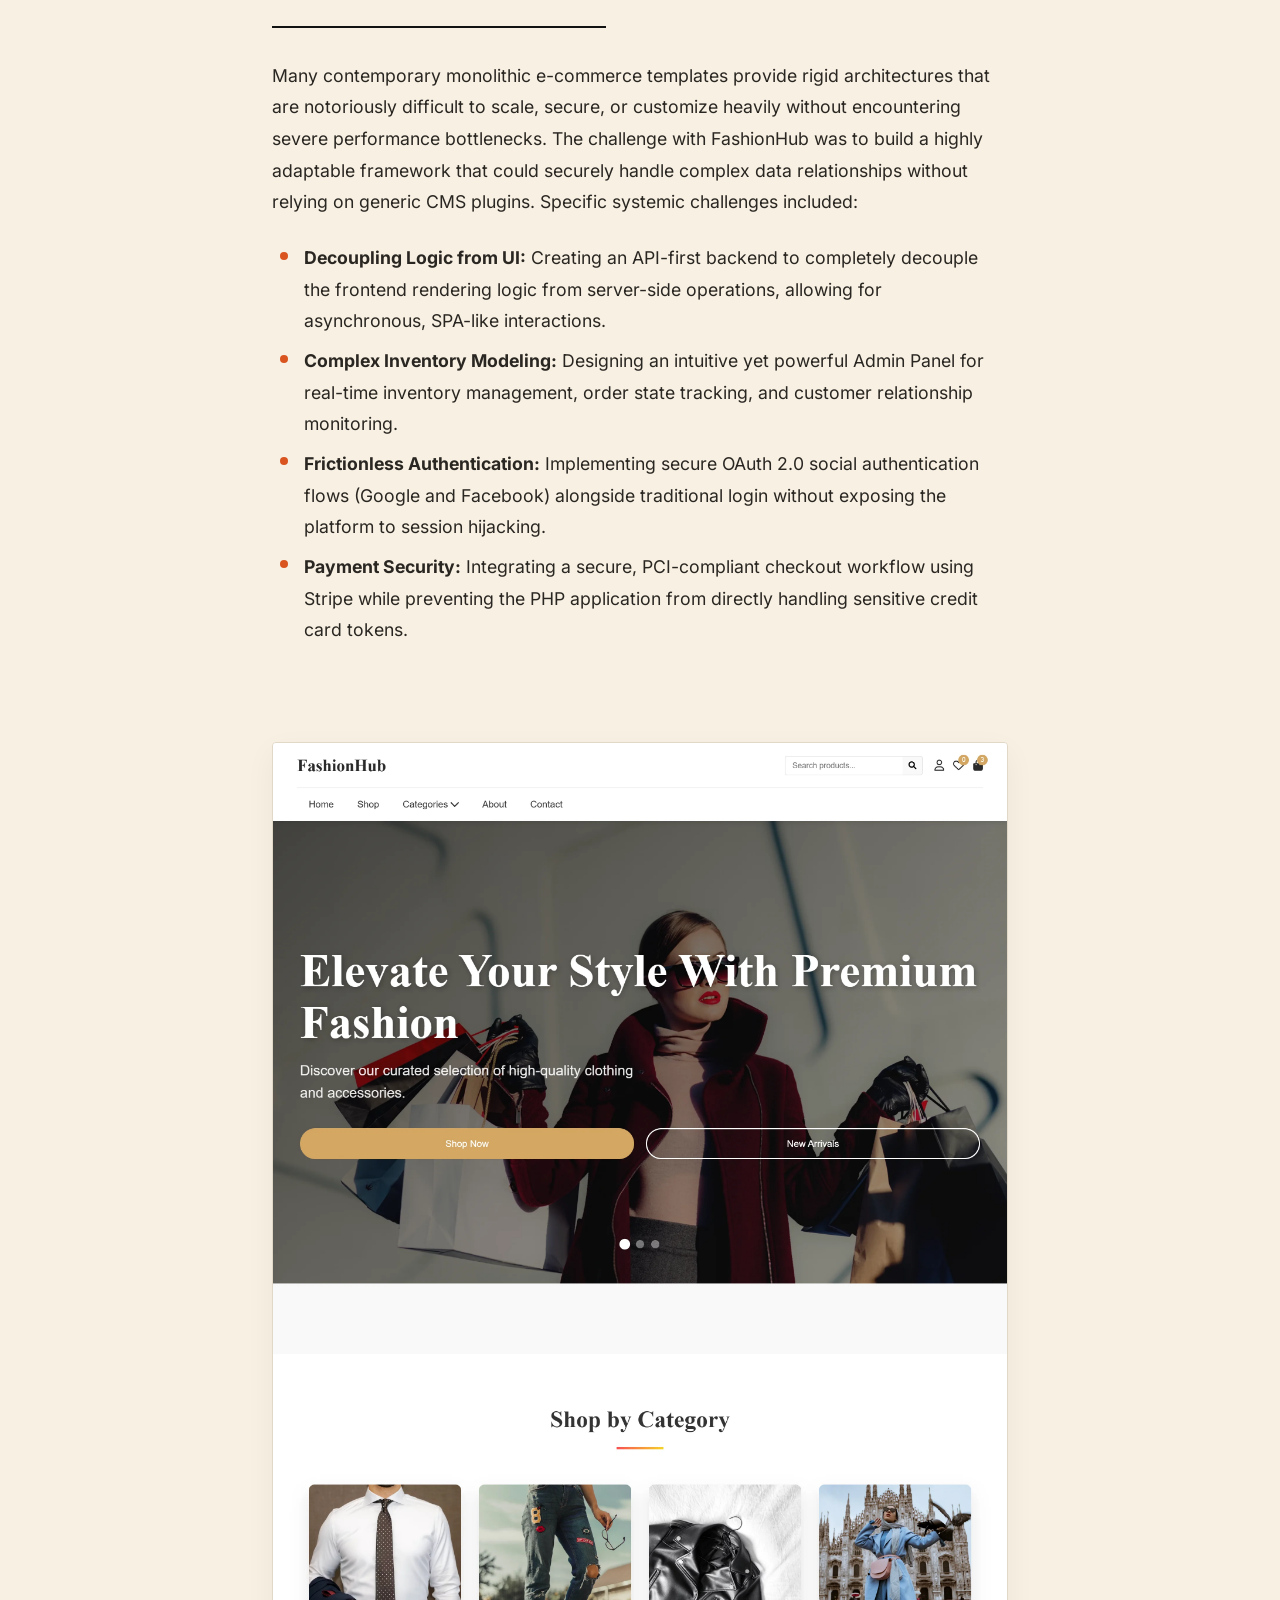
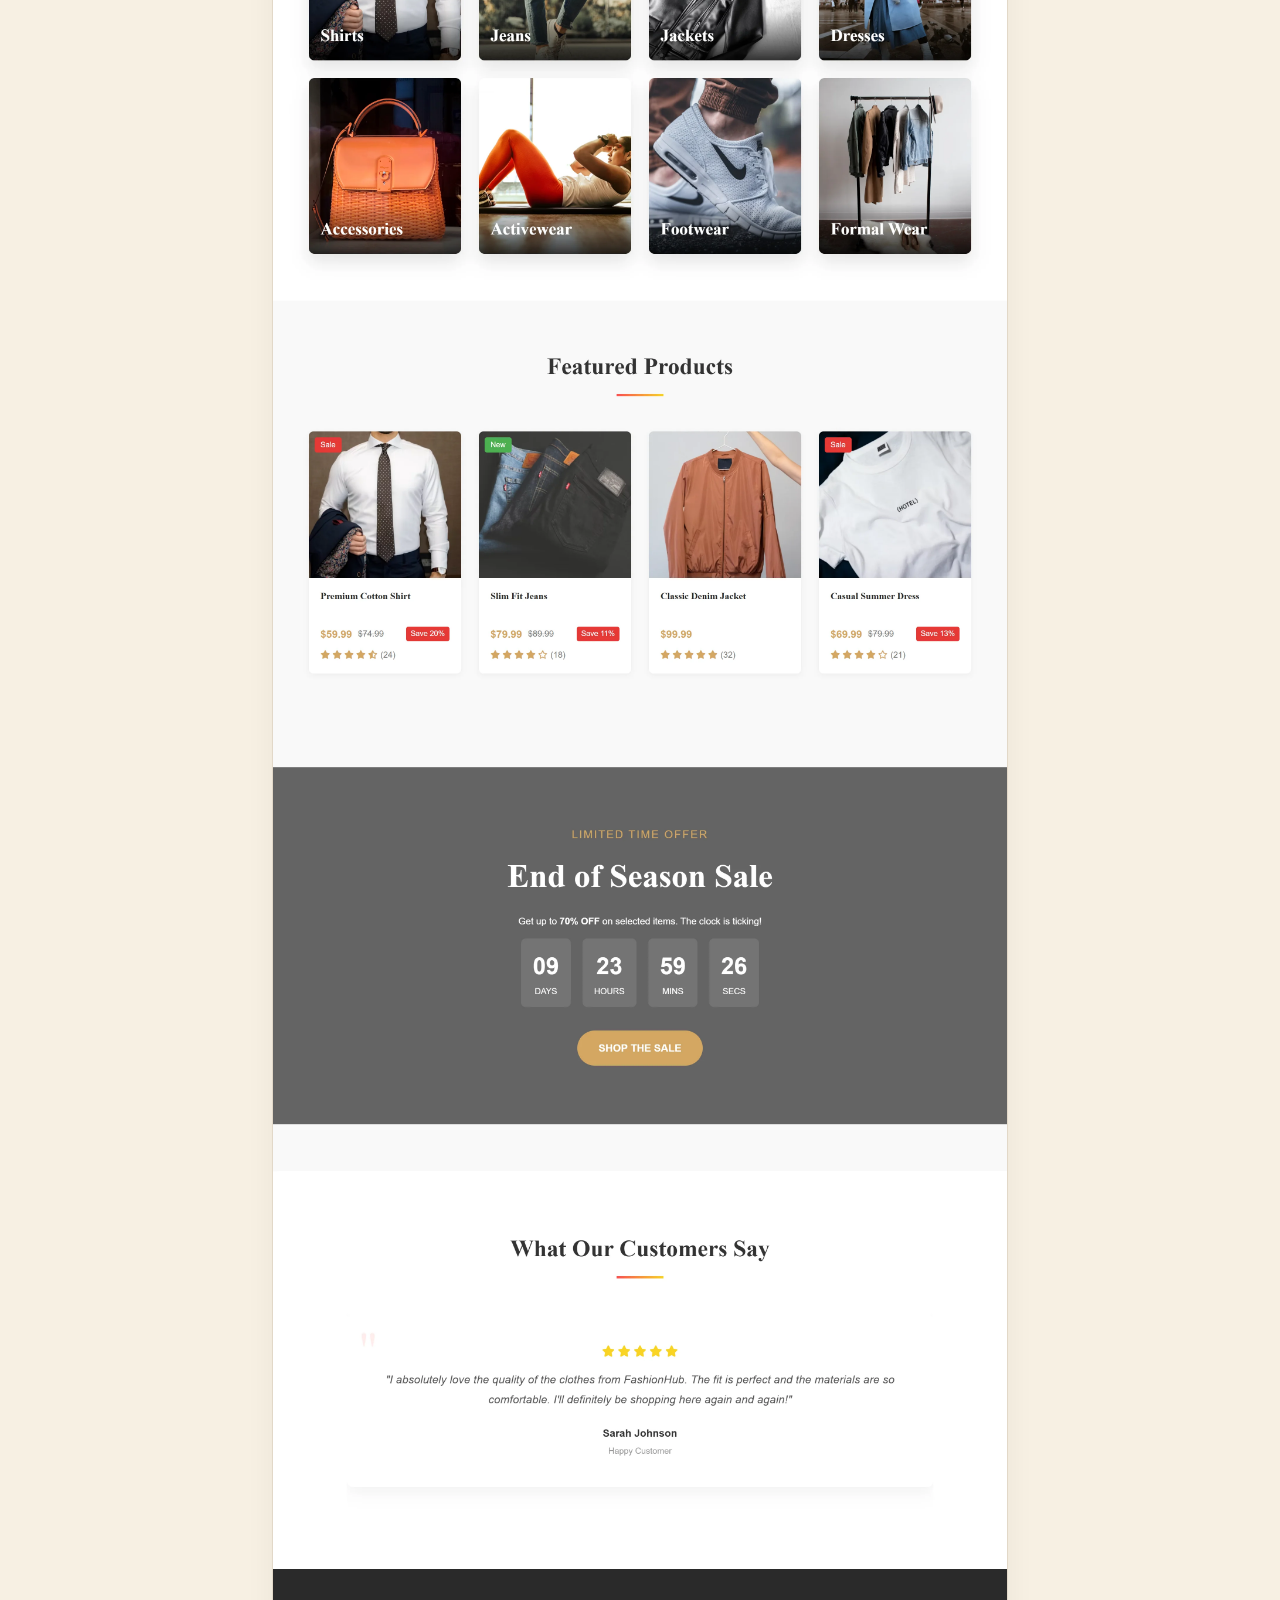
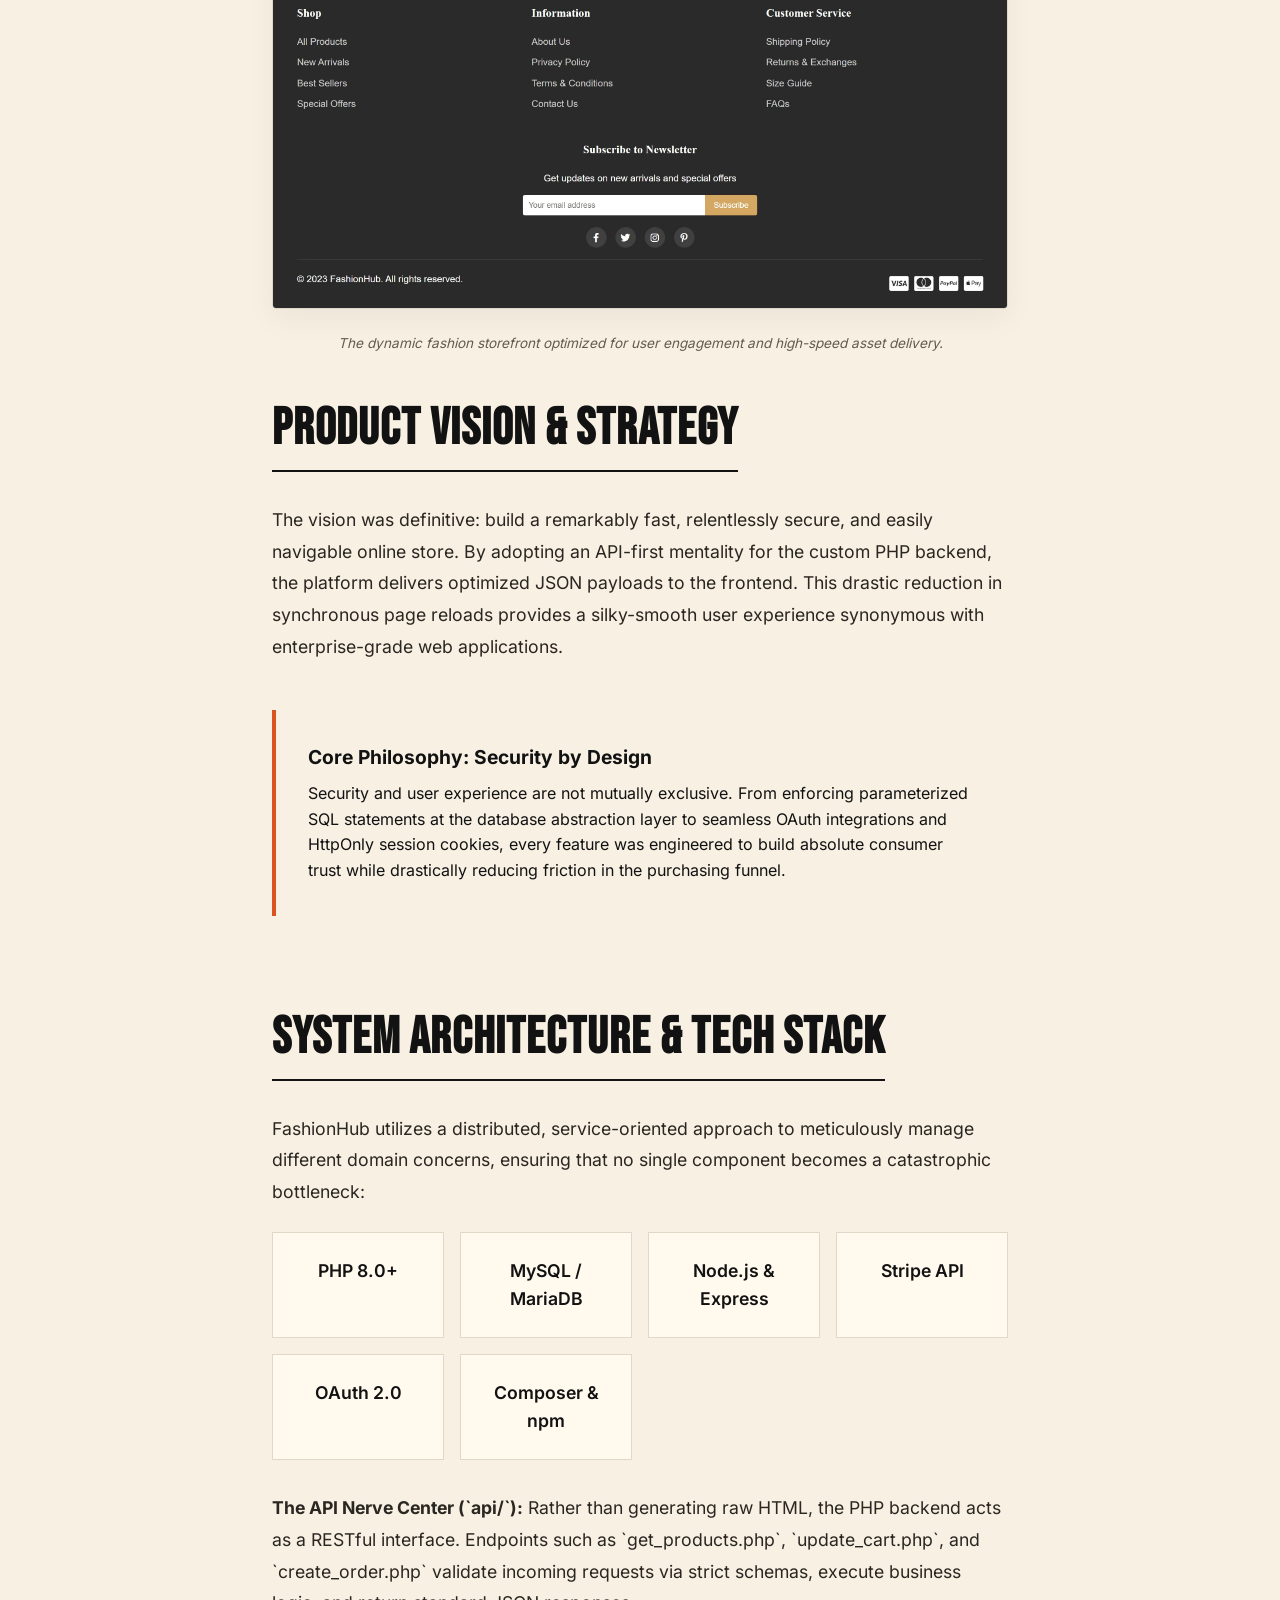
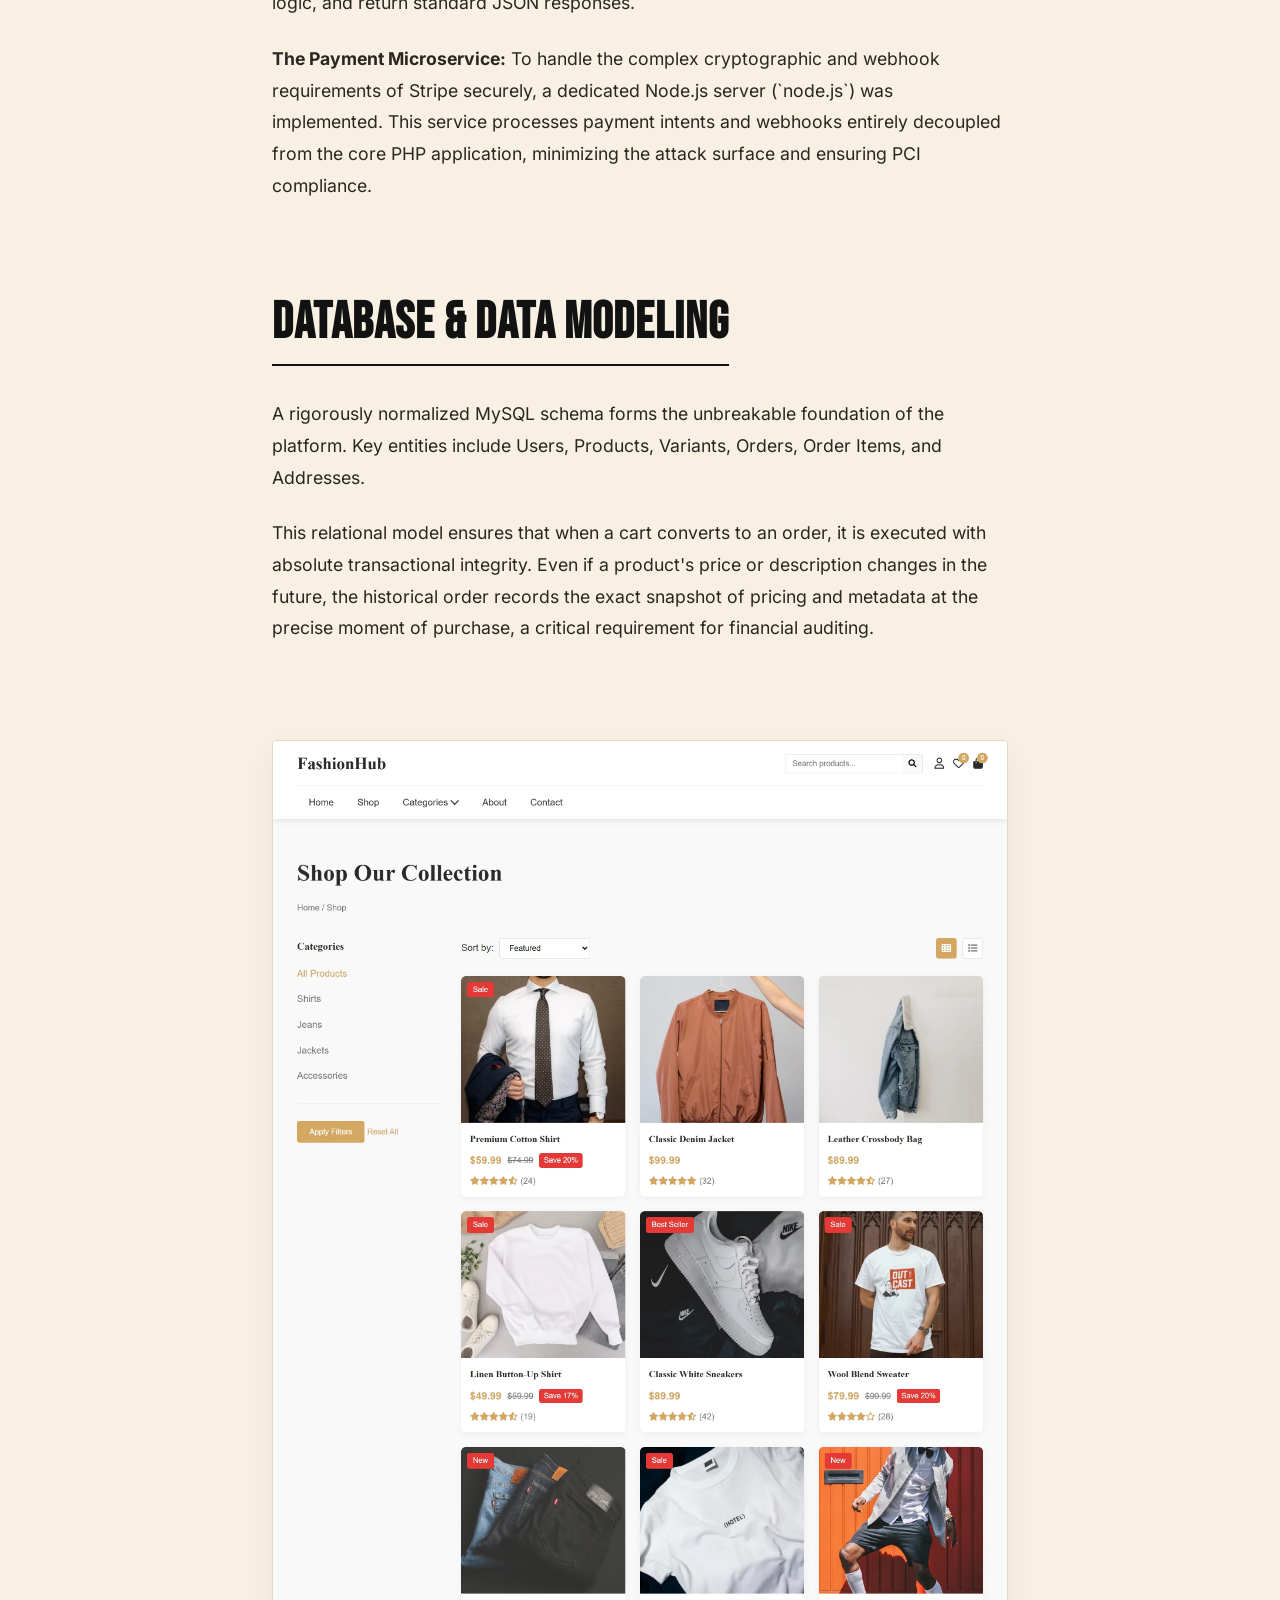
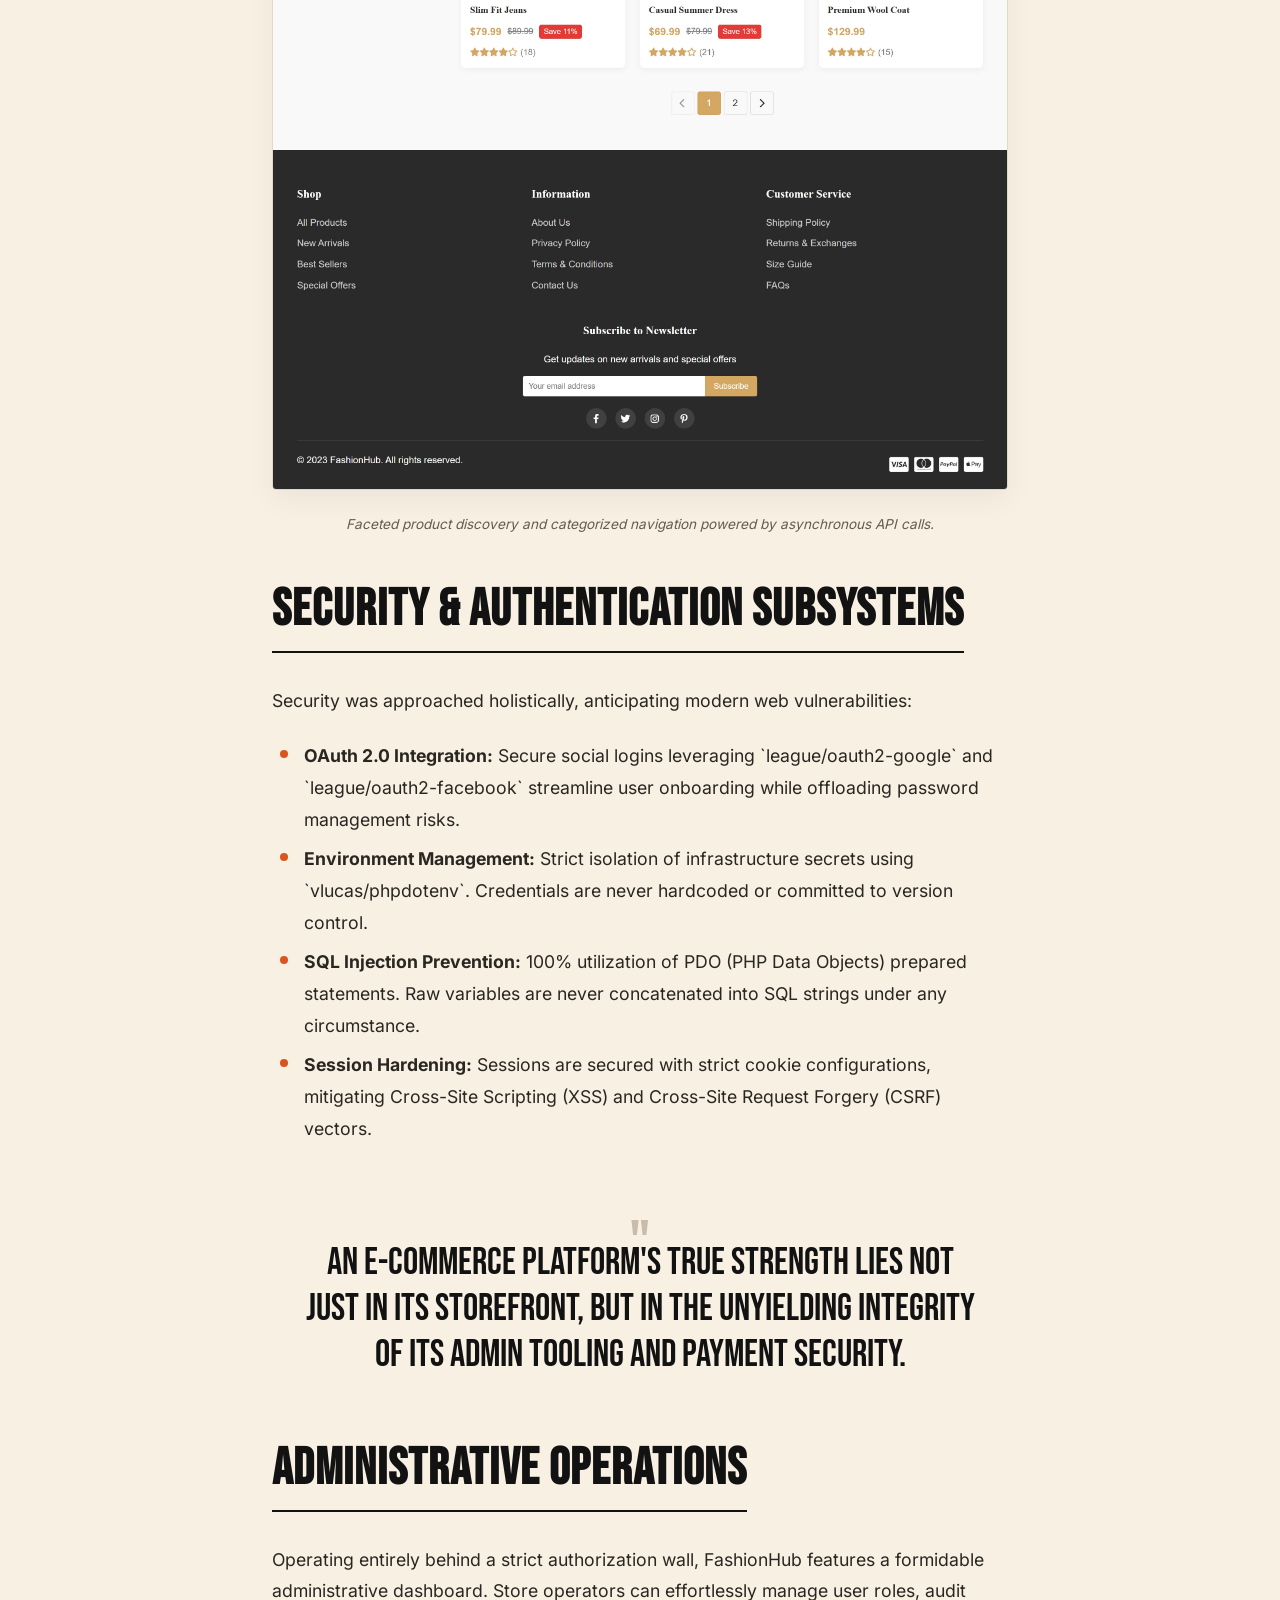
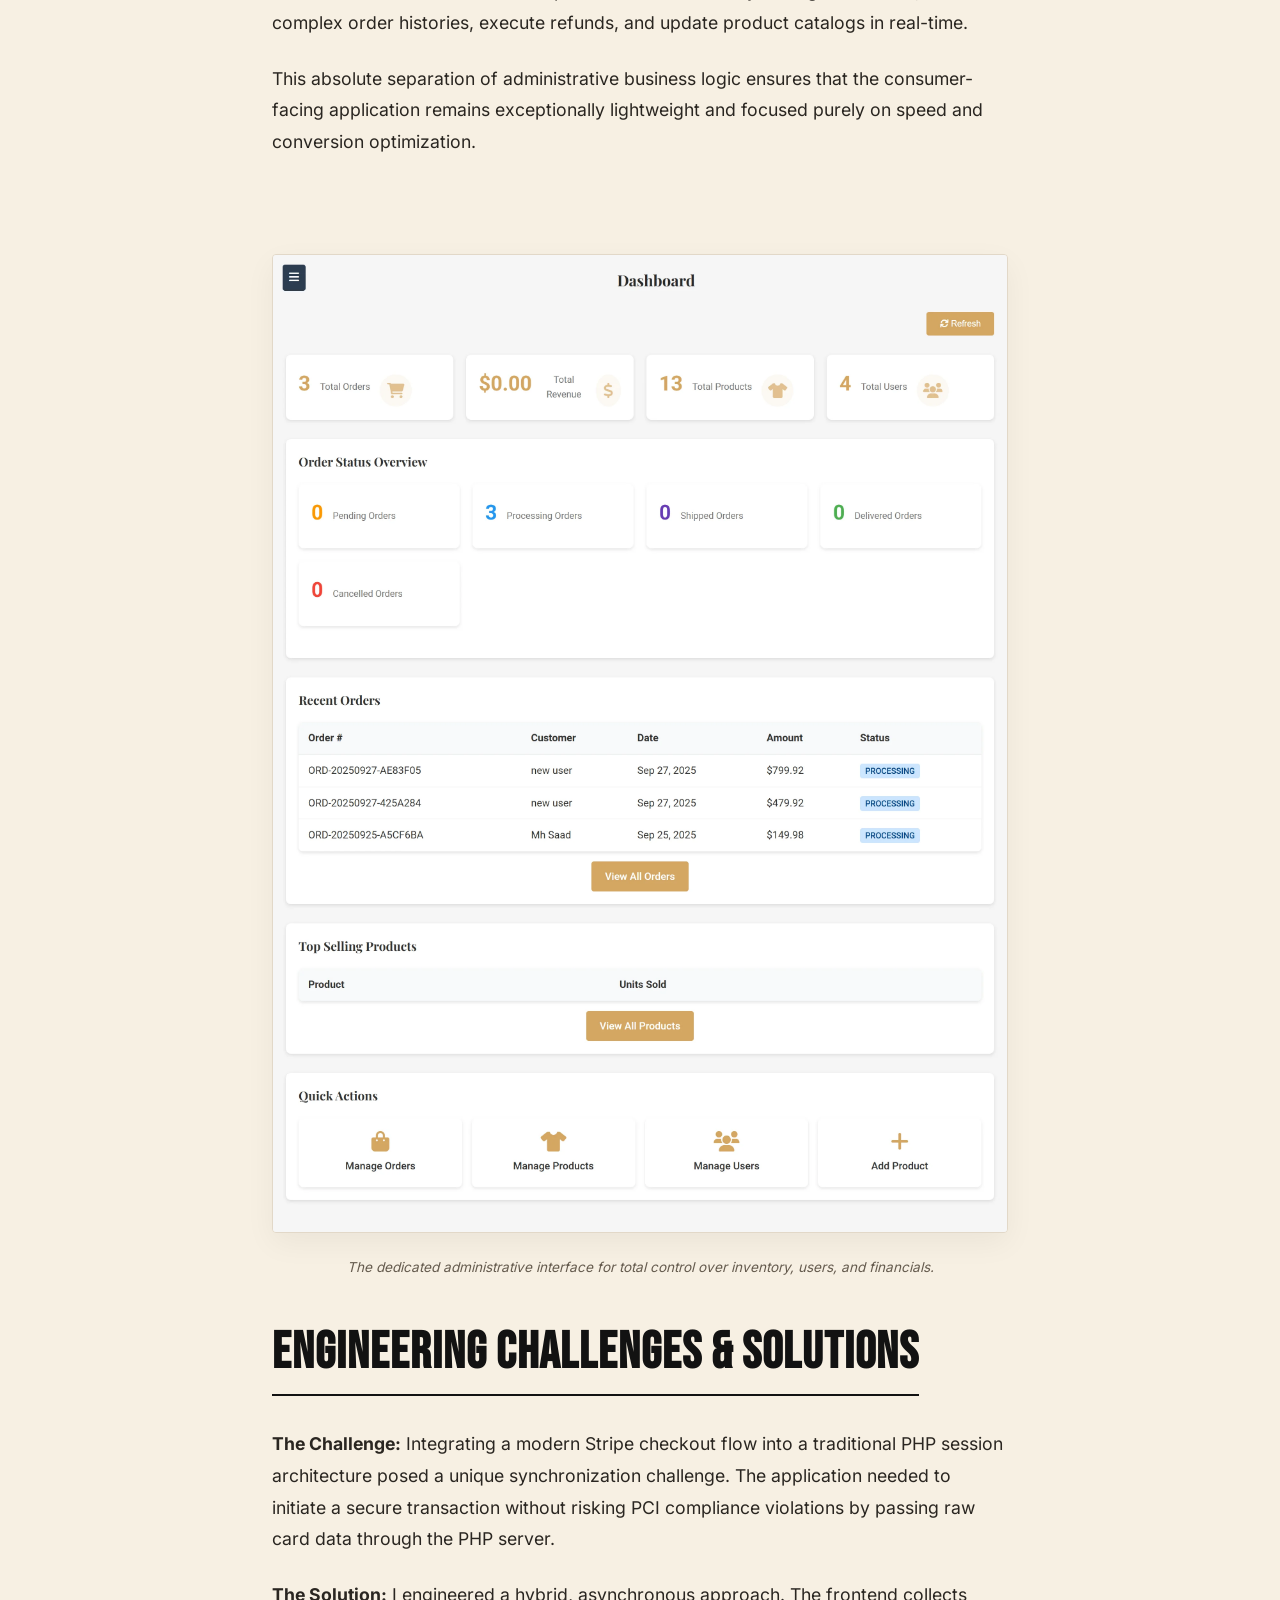
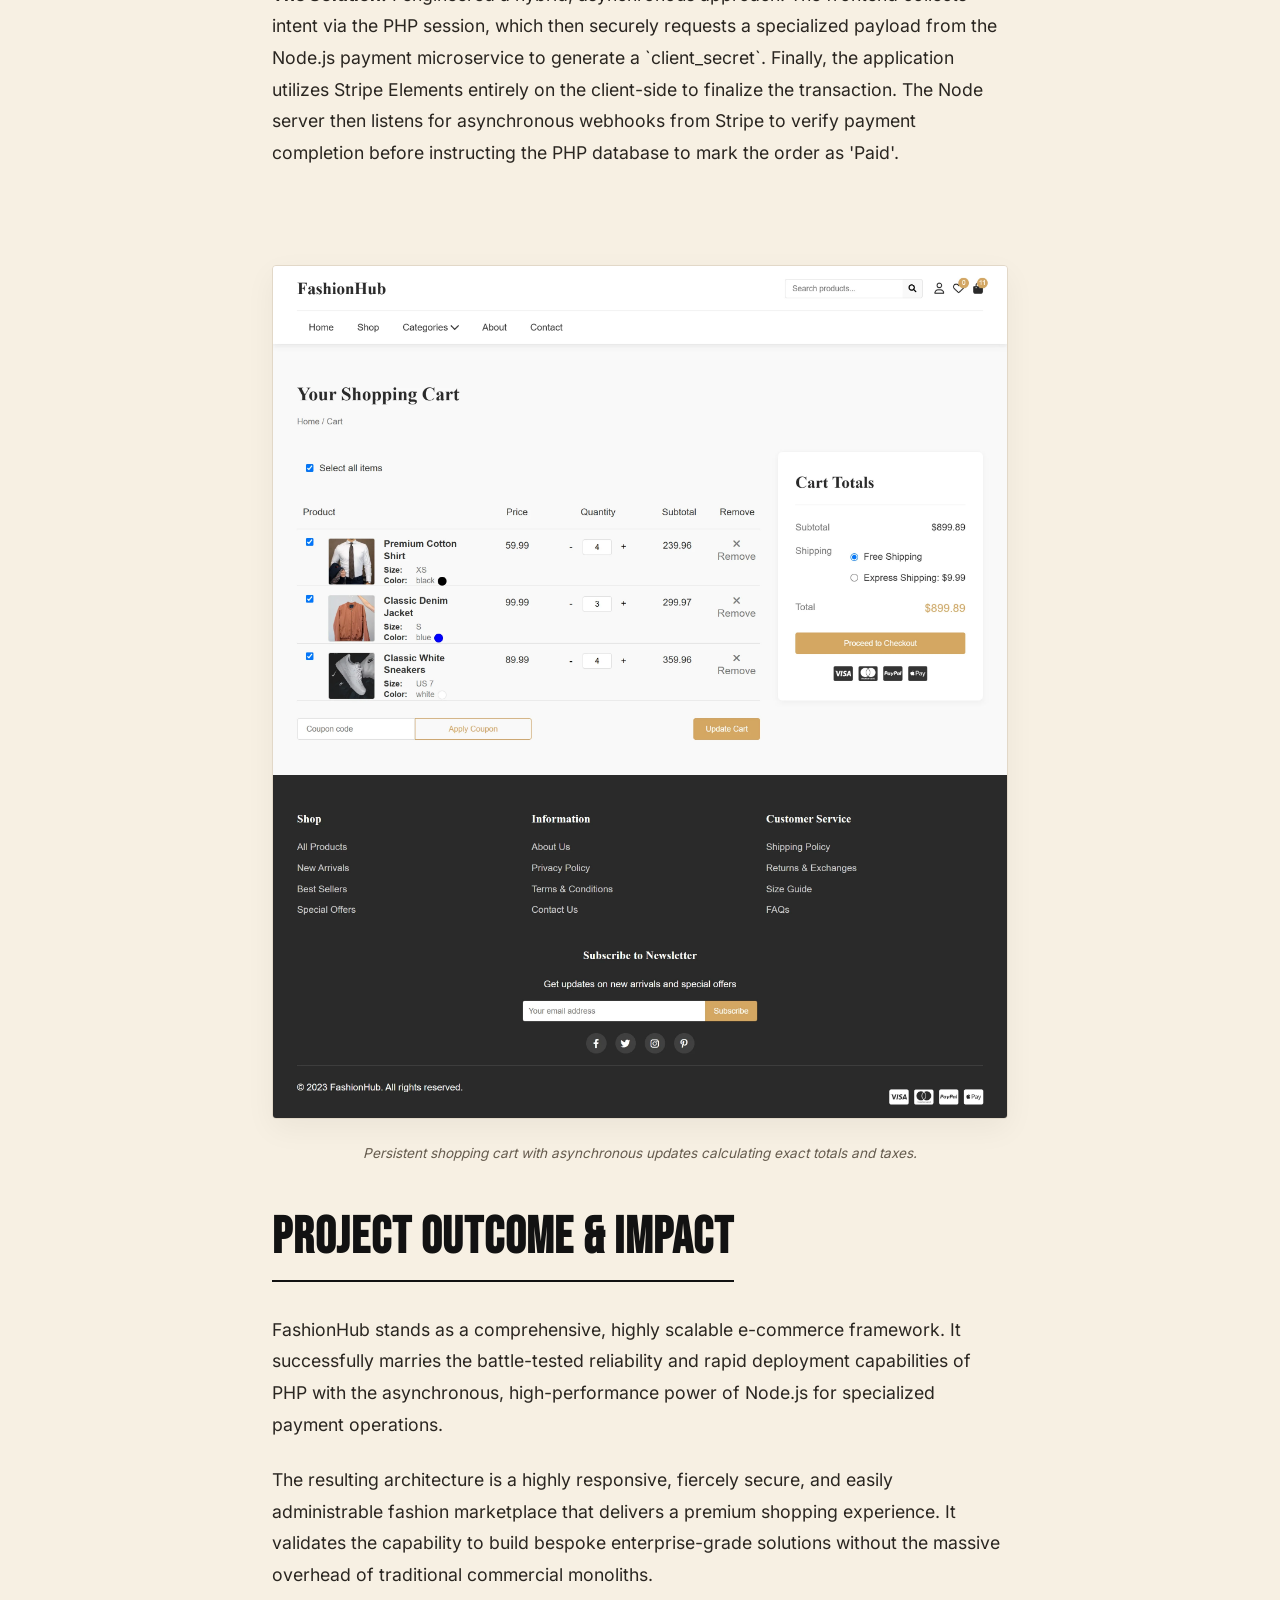
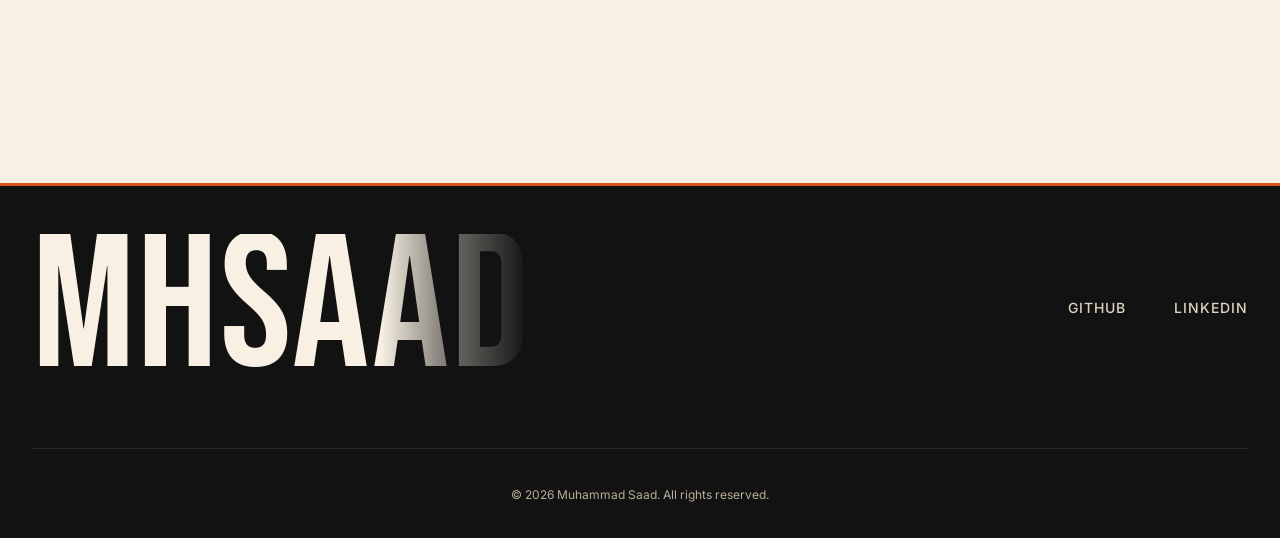
<file: fashionhub-case-study.html>
<!DOCTYPE html>
<html lang="en">
<head>
    <meta charset="UTF-8">
    <meta name="viewport" content="width=device-width, initial-scale=1.0">
    <meta name="description" content="FashionHub Case Study - E-commerce Fashion Experience">
<title>FashionHub Case Study | Muhammad Saad</title>
    
    <link rel="icon" type="image/jpeg" href="images/msstudio.webp">
    <link rel="preload" href="fonts/JTUSjIg69CK48gW7PXoo9Wdhyzbi.woff2" as="font" type="font/woff2" crossorigin>
<style>:root{--color-black:var(--color-ink);--color-white:#FFF9EE;--color-gray-100:var(--color-cream);--color-gray-200:#E2D8C8;--color-gray-300:#C9BDAA;--color-gray-400:#756A5B;--color-gray-500:#655B4E;--color-gray-600:#514A40;--color-gray-700:#403A32;--color-gray-800:#2A2621;--color-gray-900:#1B1916;--font-display:'Bebas Neue',sans-serif;--font-body:'Inter',sans-serif;--spacing-xs:0.25rem;--spacing-sm:0.5rem;--spacing-md:1rem;--spacing-lg:1.5rem;--spacing-xl:2rem;--spacing-2xl:3rem;--spacing-3xl:4rem;--spacing-4xl:6rem;--container-max:1400px;--card-gap:1.5rem;--color-nav-scrolled:rgba(247, 240, 227, 0.95);--color-overlay-bg:rgba(255, 249, 238, 0.9);--color-overlay-btn:rgba(255, 249, 238, 0.96);--color-submit-bg:var(--color-accent);--color-submit-text:var(--color-ink);--color-submit-hover-bg:var(--color-accent-hover);--color-submit-hover-text:var(--color-ink);--color-skeleton-1:#E9E0D2;--color-skeleton-2:#FFF9EE;--color-cream:#F7F0E3;--color-ink:#121212;--color-accent:#D9541E;--color-accent-text:#A63B11;--color-accent-hover:#E96630;--color-accent-soft:#F5DFCF;}*,::after,::before{margin:0;padding:0;box-sizing:border-box}html{scroll-behavior:smooth;font-size:16px}body{font-family:var(--font-body);font-weight:400;line-height:1.6;color:var(--color-black);background-color:var(--color-gray-100);-webkit-font-smoothing:antialiased;-moz-osx-font-smoothing:grayscale}a{text-decoration:none;color:inherit}ul{list-style:none}img{max-width:100%;height:auto;display:block}button{font-family:inherit;border:none;background:0 0}.navbar{position:fixed;top:clamp(.5rem,1.5vw,1rem);left:clamp(.75rem,2.4vw,1.75rem);right:clamp(.75rem,2.4vw,1.75rem);z-index:1000;background-color:var(--color-gray-100);border:1px solid var(--color-gray-200)}.nav-container{max-width:var(--container-max);margin:0 auto;padding:var(--spacing-md) clamp(1.25rem,4vw,2.75rem);display:grid;grid-template-columns:1fr auto 1fr;column-gap:var(--spacing-lg);align-items:center;width:100%}.nav-logo{display:inline-flex;align-items:center;gap:.55rem;font-family:var(--font-display);font-size:1.75rem;letter-spacing:2px;color:var(--color-black)}.brand-logo-image{width:30px;height:30px;display:block;object-fit:cover;border:1px solid var(--color-gray-300)}.brand-logo-text{display:inline-flex;align-items:center;height:30px;line-height:1;transform:translateY(1px)}.nav-menu{display:flex;gap:var(--spacing-2xl);justify-self:center}.nav-meta{justify-self:end;display:flex;align-items:center;gap:1.25rem}.theme-toggle-btn{background:0 0;border:none;color:var(--color-black);display:flex;align-items:center;justify-content:center;padding:.25rem}.nav-link{font-family:var(--font-display);font-size:.95rem;font-weight:300;text-transform:uppercase;letter-spacing:1px;color:var(--color-gray-600);position:relative}.nav-link::after{content:'';position:absolute;bottom:-4px;left:0;width:0;height:1px;background-color:var(--color-black)}@media (max-width:768px){:root{--spacing-xl:1.5rem;--spacing-2xl:2rem;--spacing-3xl:3rem;--spacing-4xl:4rem}.nav-menu{position:fixed;top:0;right:0;width:100%;height:100vh;flex-direction:column;align-items:center;justify-content:center;gap:var(--spacing-2xl);background-color:var(--color-white);transform:translateX(100%)}.nav-link{font-size:1.5rem}.nav-container{grid-template-columns:1fr auto auto;gap:var(--spacing-md)}.nav-meta{display:flex;justify-content:flex-end}.nav-menu{position:fixed;top:calc(clamp(.5rem,1.5vw,1rem) + 4.8rem);left:clamp(.75rem,2.4vw,1.75rem);right:clamp(.75rem,2.4vw,1.75rem);width:auto;max-height:calc(100vh - 7.5rem);flex-direction:column;align-items:stretch;justify-content:flex-start;gap:var(--spacing-md);padding:var(--spacing-xl);background:linear-gradient(180deg,var(--color-white),var(--color-gray-100)),var(--color-white);border:1px solid var(--color-gray-200);box-shadow:0 28px 60px rgba(0,0,0,.12);border-radius:24px;transform:translate3d(0,-12px,0) scale(.985);opacity:0;visibility:hidden;overflow-y:auto;transform-origin:top center}.nav-menu li{opacity:0;transform:translateY(10px)}.nav-link{font-size:1.15rem;font-weight:700;letter-spacing:1.2px;width:100%;padding:.15rem 0}}::-webkit-scrollbar{width:8px}::-webkit-scrollbar-track{background:var(--color-gray-100)}::-webkit-scrollbar-thumb{background:var(--color-gray-400)}::-webkit-scrollbar-thumb:hover{background:var(--color-gray-600)}@media (prefers-reduced-motion:reduce){*,::after,::before{animation-duration:0s!important;animation-iteration-count:1!important}body{opacity:1}}@media (prefers-contrast:high){:root{--color-gray-200:#c0c0c0;--color-gray-400:#808080;--color-gray-500:#606060;--color-gray-600:#404040}}.cs-title{font-size:clamp(4rem,8vw,7rem)}.cs-subtitle{font-size:clamp(1.1rem,2vw,1.5rem)}
@font-face {
  font-family: 'Bebas Neue';
  font-style: normal;
  font-weight: 400;
  font-display: block;
  src: url(fonts/JTUSjIg69CK48gW7PXoo9Wdhyzbi.woff2) format('woff2');
  unicode-range: U+0100-02BA, U+02BD-02C5, U+02C7-02CC, U+02CE-02D7, U+02DD-02FF, U+0304, U+0308, U+0329, U+1D00-1DBF, U+1E00-1E9F, U+1EF2-1EFF, U+2020, U+20A0-20AB, U+20AD-20C0, U+2113, U+2C60-2C7F, U+A720-A7FF;
}

@font-face {
  font-family: 'Bebas Neue';
  font-style: normal;
  font-weight: 400;
  font-display: block;
  src: url(fonts/JTUSjIg69CK48gW7PXoo9Wlhyw.woff2) format('woff2');
  unicode-range: U+0000-00FF, U+0131, U+0152-0153, U+02BB-02BC, U+02C6, U+02DA, U+02DC, U+0304, U+0308, U+0329, U+2000-206F, U+20AC, U+2122, U+2191, U+2193, U+2212, U+2215, U+FEFF, U+FFFD;
}

@font-face {
  font-family: 'Inter';
  font-style: normal;
  font-weight: 300;
  font-display: swap;
  src: url(fonts/UcC73FwrK3iLTeHuS_nVMrMxCp50SjIa2JL7SUc.woff2) format('woff2');
  unicode-range: U+0460-052F, U+1C80-1C8A, U+20B4, U+2DE0-2DFF, U+A640-A69F, U+FE2E-FE2F;
}

@font-face {
  font-family: 'Inter';
  font-style: normal;
  font-weight: 300;
  font-display: swap;
  src: url(fonts/UcC73FwrK3iLTeHuS_nVMrMxCp50SjIa0ZL7SUc.woff2) format('woff2');
  unicode-range: U+0301, U+0400-045F, U+0490-0491, U+04B0-04B1, U+2116;
}

@font-face {
  font-family: 'Inter';
  font-style: normal;
  font-weight: 300;
  font-display: swap;
  src: url(fonts/UcC73FwrK3iLTeHuS_nVMrMxCp50SjIa2ZL7SUc.woff2) format('woff2');
  unicode-range: U+1F00-1FFF;
}

@font-face {
  font-family: 'Inter';
  font-style: normal;
  font-weight: 300;
  font-display: swap;
  src: url(fonts/UcC73FwrK3iLTeHuS_nVMrMxCp50SjIa1pL7SUc.woff2) format('woff2');
  unicode-range: U+0370-0377, U+037A-037F, U+0384-038A, U+038C, U+038E-03A1, U+03A3-03FF;
}

@font-face {
  font-family: 'Inter';
  font-style: normal;
  font-weight: 300;
  font-display: swap;
  src: url(fonts/UcC73FwrK3iLTeHuS_nVMrMxCp50SjIa2pL7SUc.woff2) format('woff2');
  unicode-range: U+0102-0103, U+0110-0111, U+0128-0129, U+0168-0169, U+01A0-01A1, U+01AF-01B0, U+0300-0301, U+0303-0304, U+0308-0309, U+0323, U+0329, U+1EA0-1EF9, U+20AB;
}

@font-face {
  font-family: 'Inter';
  font-style: normal;
  font-weight: 300;
  font-display: swap;
  src: url(fonts/UcC73FwrK3iLTeHuS_nVMrMxCp50SjIa25L7SUc.woff2) format('woff2');
  unicode-range: U+0100-02BA, U+02BD-02C5, U+02C7-02CC, U+02CE-02D7, U+02DD-02FF, U+0304, U+0308, U+0329, U+1D00-1DBF, U+1E00-1E9F, U+1EF2-1EFF, U+2020, U+20A0-20AB, U+20AD-20C0, U+2113, U+2C60-2C7F, U+A720-A7FF;
}

@font-face {
  font-family: 'Inter';
  font-style: normal;
  font-weight: 300;
  font-display: swap;
  src: url(fonts/UcC73FwrK3iLTeHuS_nVMrMxCp50SjIa1ZL7.woff2) format('woff2');
  unicode-range: U+0000-00FF, U+0131, U+0152-0153, U+02BB-02BC, U+02C6, U+02DA, U+02DC, U+0304, U+0308, U+0329, U+2000-206F, U+20AC, U+2122, U+2191, U+2193, U+2212, U+2215, U+FEFF, U+FFFD;
}

@font-face {
  font-family: 'Inter';
  font-style: normal;
  font-weight: 400;
  font-display: swap;
  src: url(fonts/UcC73FwrK3iLTeHuS_nVMrMxCp50SjIa2JL7SUc.woff2) format('woff2');
  unicode-range: U+0460-052F, U+1C80-1C8A, U+20B4, U+2DE0-2DFF, U+A640-A69F, U+FE2E-FE2F;
}

@font-face {
  font-family: 'Inter';
  font-style: normal;
  font-weight: 400;
  font-display: swap;
  src: url(fonts/UcC73FwrK3iLTeHuS_nVMrMxCp50SjIa0ZL7SUc.woff2) format('woff2');
  unicode-range: U+0301, U+0400-045F, U+0490-0491, U+04B0-04B1, U+2116;
}

@font-face {
  font-family: 'Inter';
  font-style: normal;
  font-weight: 400;
  font-display: swap;
  src: url(fonts/UcC73FwrK3iLTeHuS_nVMrMxCp50SjIa2ZL7SUc.woff2) format('woff2');
  unicode-range: U+1F00-1FFF;
}

@font-face {
  font-family: 'Inter';
  font-style: normal;
  font-weight: 400;
  font-display: swap;
  src: url(fonts/UcC73FwrK3iLTeHuS_nVMrMxCp50SjIa1pL7SUc.woff2) format('woff2');
  unicode-range: U+0370-0377, U+037A-037F, U+0384-038A, U+038C, U+038E-03A1, U+03A3-03FF;
}

@font-face {
  font-family: 'Inter';
  font-style: normal;
  font-weight: 400;
  font-display: swap;
  src: url(fonts/UcC73FwrK3iLTeHuS_nVMrMxCp50SjIa2pL7SUc.woff2) format('woff2');
  unicode-range: U+0102-0103, U+0110-0111, U+0128-0129, U+0168-0169, U+01A0-01A1, U+01AF-01B0, U+0300-0301, U+0303-0304, U+0308-0309, U+0323, U+0329, U+1EA0-1EF9, U+20AB;
}

@font-face {
  font-family: 'Inter';
  font-style: normal;
  font-weight: 400;
  font-display: swap;
  src: url(fonts/UcC73FwrK3iLTeHuS_nVMrMxCp50SjIa25L7SUc.woff2) format('woff2');
  unicode-range: U+0100-02BA, U+02BD-02C5, U+02C7-02CC, U+02CE-02D7, U+02DD-02FF, U+0304, U+0308, U+0329, U+1D00-1DBF, U+1E00-1E9F, U+1EF2-1EFF, U+2020, U+20A0-20AB, U+20AD-20C0, U+2113, U+2C60-2C7F, U+A720-A7FF;
}

@font-face {
  font-family: 'Inter';
  font-style: normal;
  font-weight: 400;
  font-display: swap;
  src: url(fonts/UcC73FwrK3iLTeHuS_nVMrMxCp50SjIa1ZL7.woff2) format('woff2');
  unicode-range: U+0000-00FF, U+0131, U+0152-0153, U+02BB-02BC, U+02C6, U+02DA, U+02DC, U+0304, U+0308, U+0329, U+2000-206F, U+20AC, U+2122, U+2191, U+2193, U+2212, U+2215, U+FEFF, U+FFFD;
}

@font-face {
  font-family: 'Inter';
  font-style: normal;
  font-weight: 500;
  font-display: swap;
  src: url(fonts/UcC73FwrK3iLTeHuS_nVMrMxCp50SjIa2JL7SUc.woff2) format('woff2');
  unicode-range: U+0460-052F, U+1C80-1C8A, U+20B4, U+2DE0-2DFF, U+A640-A69F, U+FE2E-FE2F;
}

@font-face {
  font-family: 'Inter';
  font-style: normal;
  font-weight: 500;
  font-display: swap;
  src: url(fonts/UcC73FwrK3iLTeHuS_nVMrMxCp50SjIa0ZL7SUc.woff2) format('woff2');
  unicode-range: U+0301, U+0400-045F, U+0490-0491, U+04B0-04B1, U+2116;
}

@font-face {
  font-family: 'Inter';
  font-style: normal;
  font-weight: 500;
  font-display: swap;
  src: url(fonts/UcC73FwrK3iLTeHuS_nVMrMxCp50SjIa2ZL7SUc.woff2) format('woff2');
  unicode-range: U+1F00-1FFF;
}

@font-face {
  font-family: 'Inter';
  font-style: normal;
  font-weight: 500;
  font-display: swap;
  src: url(fonts/UcC73FwrK3iLTeHuS_nVMrMxCp50SjIa1pL7SUc.woff2) format('woff2');
  unicode-range: U+0370-0377, U+037A-037F, U+0384-038A, U+038C, U+038E-03A1, U+03A3-03FF;
}

@font-face {
  font-family: 'Inter';
  font-style: normal;
  font-weight: 500;
  font-display: swap;
  src: url(fonts/UcC73FwrK3iLTeHuS_nVMrMxCp50SjIa2pL7SUc.woff2) format('woff2');
  unicode-range: U+0102-0103, U+0110-0111, U+0128-0129, U+0168-0169, U+01A0-01A1, U+01AF-01B0, U+0300-0301, U+0303-0304, U+0308-0309, U+0323, U+0329, U+1EA0-1EF9, U+20AB;
}

@font-face {
  font-family: 'Inter';
  font-style: normal;
  font-weight: 500;
  font-display: swap;
  src: url(fonts/UcC73FwrK3iLTeHuS_nVMrMxCp50SjIa25L7SUc.woff2) format('woff2');
  unicode-range: U+0100-02BA, U+02BD-02C5, U+02C7-02CC, U+02CE-02D7, U+02DD-02FF, U+0304, U+0308, U+0329, U+1D00-1DBF, U+1E00-1E9F, U+1EF2-1EFF, U+2020, U+20A0-20AB, U+20AD-20C0, U+2113, U+2C60-2C7F, U+A720-A7FF;
}

@font-face {
  font-family: 'Inter';
  font-style: normal;
  font-weight: 500;
  font-display: swap;
  src: url(fonts/UcC73FwrK3iLTeHuS_nVMrMxCp50SjIa1ZL7.woff2) format('woff2');
  unicode-range: U+0000-00FF, U+0131, U+0152-0153, U+02BB-02BC, U+02C6, U+02DA, U+02DC, U+0304, U+0308, U+0329, U+2000-206F, U+20AC, U+2122, U+2191, U+2193, U+2212, U+2215, U+FEFF, U+FFFD;
}

@font-face {
  font-family: 'Inter';
  font-style: normal;
  font-weight: 600;
  font-display: swap;
  src: url(fonts/UcC73FwrK3iLTeHuS_nVMrMxCp50SjIa2JL7SUc.woff2) format('woff2');
  unicode-range: U+0460-052F, U+1C80-1C8A, U+20B4, U+2DE0-2DFF, U+A640-A69F, U+FE2E-FE2F;
}

@font-face {
  font-family: 'Inter';
  font-style: normal;
  font-weight: 600;
  font-display: swap;
  src: url(fonts/UcC73FwrK3iLTeHuS_nVMrMxCp50SjIa0ZL7SUc.woff2) format('woff2');
  unicode-range: U+0301, U+0400-045F, U+0490-0491, U+04B0-04B1, U+2116;
}

@font-face {
  font-family: 'Inter';
  font-style: normal;
  font-weight: 600;
  font-display: swap;
  src: url(fonts/UcC73FwrK3iLTeHuS_nVMrMxCp50SjIa2ZL7SUc.woff2) format('woff2');
  unicode-range: U+1F00-1FFF;
}

@font-face {
  font-family: 'Inter';
  font-style: normal;
  font-weight: 600;
  font-display: swap;
  src: url(fonts/UcC73FwrK3iLTeHuS_nVMrMxCp50SjIa1pL7SUc.woff2) format('woff2');
  unicode-range: U+0370-0377, U+037A-037F, U+0384-038A, U+038C, U+038E-03A1, U+03A3-03FF;
}

@font-face {
  font-family: 'Inter';
  font-style: normal;
  font-weight: 600;
  font-display: swap;
  src: url(fonts/UcC73FwrK3iLTeHuS_nVMrMxCp50SjIa2pL7SUc.woff2) format('woff2');
  unicode-range: U+0102-0103, U+0110-0111, U+0128-0129, U+0168-0169, U+01A0-01A1, U+01AF-01B0, U+0300-0301, U+0303-0304, U+0308-0309, U+0323, U+0329, U+1EA0-1EF9, U+20AB;
}

@font-face {
  font-family: 'Inter';
  font-style: normal;
  font-weight: 600;
  font-display: swap;
  src: url(fonts/UcC73FwrK3iLTeHuS_nVMrMxCp50SjIa25L7SUc.woff2) format('woff2');
  unicode-range: U+0100-02BA, U+02BD-02C5, U+02C7-02CC, U+02CE-02D7, U+02DD-02FF, U+0304, U+0308, U+0329, U+1D00-1DBF, U+1E00-1E9F, U+1EF2-1EFF, U+2020, U+20A0-20AB, U+20AD-20C0, U+2113, U+2C60-2C7F, U+A720-A7FF;
}

@font-face {
  font-family: 'Inter';
  font-style: normal;
  font-weight: 600;
  font-display: swap;
  src: url(fonts/UcC73FwrK3iLTeHuS_nVMrMxCp50SjIa1ZL7.woff2) format('woff2');
  unicode-range: U+0000-00FF, U+0131, U+0152-0153, U+02BB-02BC, U+02C6, U+02DA, U+02DC, U+0304, U+0308, U+0329, U+2000-206F, U+20AC, U+2122, U+2191, U+2193, U+2212, U+2215, U+FEFF, U+FFFD;
}

@font-face {
  font-family: 'Inter';
  font-style: normal;
  font-weight: 700;
  font-display: swap;
  src: url(fonts/UcC73FwrK3iLTeHuS_nVMrMxCp50SjIa2JL7SUc.woff2) format('woff2');
  unicode-range: U+0460-052F, U+1C80-1C8A, U+20B4, U+2DE0-2DFF, U+A640-A69F, U+FE2E-FE2F;
}

@font-face {
  font-family: 'Inter';
  font-style: normal;
  font-weight: 700;
  font-display: swap;
  src: url(fonts/UcC73FwrK3iLTeHuS_nVMrMxCp50SjIa0ZL7SUc.woff2) format('woff2');
  unicode-range: U+0301, U+0400-045F, U+0490-0491, U+04B0-04B1, U+2116;
}

@font-face {
  font-family: 'Inter';
  font-style: normal;
  font-weight: 700;
  font-display: swap;
  src: url(fonts/UcC73FwrK3iLTeHuS_nVMrMxCp50SjIa2ZL7SUc.woff2) format('woff2');
  unicode-range: U+1F00-1FFF;
}

@font-face {
  font-family: 'Inter';
  font-style: normal;
  font-weight: 700;
  font-display: swap;
  src: url(fonts/UcC73FwrK3iLTeHuS_nVMrMxCp50SjIa1pL7SUc.woff2) format('woff2');
  unicode-range: U+0370-0377, U+037A-037F, U+0384-038A, U+038C, U+038E-03A1, U+03A3-03FF;
}

@font-face {
  font-family: 'Inter';
  font-style: normal;
  font-weight: 700;
  font-display: swap;
  src: url(fonts/UcC73FwrK3iLTeHuS_nVMrMxCp50SjIa2pL7SUc.woff2) format('woff2');
  unicode-range: U+0102-0103, U+0110-0111, U+0128-0129, U+0168-0169, U+01A0-01A1, U+01AF-01B0, U+0300-0301, U+0303-0304, U+0308-0309, U+0323, U+0329, U+1EA0-1EF9, U+20AB;
}

@font-face {
  font-family: 'Inter';
  font-style: normal;
  font-weight: 700;
  font-display: swap;
  src: url(fonts/UcC73FwrK3iLTeHuS_nVMrMxCp50SjIa25L7SUc.woff2) format('woff2');
  unicode-range: U+0100-02BA, U+02BD-02C5, U+02C7-02CC, U+02CE-02D7, U+02DD-02FF, U+0304, U+0308, U+0329, U+1D00-1DBF, U+1E00-1E9F, U+1EF2-1EFF, U+2020, U+20A0-20AB, U+20AD-20C0, U+2113, U+2C60-2C7F, U+A720-A7FF;
}

@font-face {
  font-family: 'Inter';
  font-style: normal;
  font-weight: 700;
  font-display: swap;
  src: url(fonts/UcC73FwrK3iLTeHuS_nVMrMxCp50SjIa1ZL7.woff2) format('woff2');
  unicode-range: U+0000-00FF, U+0131, U+0152-0153, U+02BB-02BC, U+02C6, U+02DA, U+02DC, U+0304, U+0308, U+0329, U+2000-206F, U+20AC, U+2122, U+2191, U+2193, U+2212, U+2215, U+FEFF, U+FFFD;
}
</style>
    <style>
        /* Case Study Specific Styles */
        .case-study-hero {
            min-height: 70vh;
            display: flex;
            align-items: center;
            justify-content: center;
            position: relative;
            background: linear-gradient(135deg, var(--color-gray-100) 0%, var(--color-gray-200) 100%);
            padding: 120px var(--spacing-xl) var(--spacing-2xl);
            overflow: hidden;
            border-bottom: 1px solid var(--color-gray-300);
        }

        .cs-hero-content {
            max-width: 900px;
            text-align: center;
            z-index: 2;
        }

        .cs-badge {
            display: inline-block;
            padding: 0.5rem 1rem;
            font-size: 0.75rem;
            font-weight: 600;
            text-transform: uppercase;
            letter-spacing: 2px;
            color: var(--color-white);
            background-color: var(--color-black);
            margin-bottom: var(--spacing-lg);
        }

        .cs-title {
            font-family: var(--font-display);
            font-size: clamp(4rem, 8vw, 7rem);
            line-height: 0.9;
            letter-spacing: -1px;
            color: var(--color-black);
            margin-bottom: var(--spacing-lg);
        }

        .cs-subtitle {
            font-size: clamp(1.1rem, 2vw, 1.5rem);
            color: var(--color-gray-600);
            max-width: 700px;
            margin: 0 auto;
            line-height: 1.5;
        }

        .cs-meta-grid {
            display: grid;
            grid-template-columns: repeat(auto-fit, minmax(200px, 1fr));
            gap: var(--spacing-xl);
            max-width: 1000px;
            margin: 0 auto;
            padding: var(--spacing-3xl) var(--spacing-xl);
            border-bottom: 1px solid var(--color-gray-200);
        }

        .cs-meta-item {
            display: flex;
            flex-direction: column;
            gap: var(--spacing-sm);
        }

        .cs-meta-label {
            font-size: 0.75rem;
            font-weight: 600;
            text-transform: uppercase;
            letter-spacing: 1.5px;
            color: var(--color-gray-500);
        }

        .cs-meta-value {
            font-size: 1rem;
            font-weight: 500;
            color: var(--color-black);
        }

        .case-study-body {
            max-width: 800px;
            margin: 0 auto;
            padding: var(--spacing-4xl) var(--spacing-xl);
        }

        .cs-section {
            margin-bottom: var(--spacing-4xl);
        }

        .cs-section-title {
            font-family: var(--font-display);
            font-size: clamp(2.5rem, 4vw, 3.5rem);
            line-height: 1;
            letter-spacing: 1px;
            color: var(--color-black);
            margin-bottom: var(--spacing-xl);
            padding-bottom: var(--spacing-md);
            border-bottom: 2px solid var(--color-black);
            display: inline-block;
        }

        .cs-text {
            font-size: 1.1rem;
            line-height: 1.8;
            color: var(--color-gray-800);
            margin-bottom: var(--spacing-lg);
        }

        .cs-list {
            margin-bottom: var(--spacing-lg);
            padding-left: var(--spacing-xl);
        }

        .cs-list li {
            font-size: 1.1rem;
            line-height: 1.8;
            color: var(--color-gray-800);
            margin-bottom: var(--spacing-sm);
            position: relative;
        }

        .cs-list li::before {
            content: '';
            position: absolute;
            left: -1.5rem;
            top: 0.6rem;
            width: 8px;
            height: 8px;
            background-color: var(--color-black);
            border-radius: 50%;
        }

        .cs-highlight-box {
            background-color: var(--color-gray-100);
            border-left: 4px solid var(--color-black);
            padding: var(--spacing-xl);
            margin: var(--spacing-2xl) 0;
        }

        .cs-highlight-box h4 {
            font-size: 1.2rem;
            font-weight: 700;
            margin-bottom: var(--spacing-sm);
        }

        .cs-image {
            width: 100%;
            height: auto;
            margin: var(--spacing-2xl) 0;
            border: 1px solid var(--color-gray-200);
            border-radius: 4px;
            box-shadow: 0 10px 30px rgba(0,0,0,0.05);
        }

        .cs-image-caption {
            text-align: center;
            font-size: 0.85rem;
            color: var(--color-gray-500);
            margin-top: -1.5rem;
            margin-bottom: var(--spacing-2xl);
            font-style: italic;
        }

        .cs-tech-grid {
            display: grid;
            grid-template-columns: repeat(auto-fit, minmax(150px, 1fr));
            gap: var(--spacing-md);
            margin-top: var(--spacing-lg);
        }

        .cs-tech-card {
            background-color: var(--color-white);
            border: 1px solid var(--color-gray-200);
            padding: var(--spacing-lg);
            text-align: center;
            transition: transform var(--transition-fast), box-shadow var(--transition-fast);
        }

        .cs-tech-card:hover {
            transform: translateY(-5px);
            box-shadow: 0 10px 20px rgba(0,0,0,0.05);
        }

        .cs-tech-name {
            font-weight: 600;
            font-size: 1.1rem;
            color: var(--color-black);
        }
        
        .cs-quote {
            font-family: var(--font-display);
            font-size: clamp(2rem, 3vw, 2.5rem);
            line-height: 1.2;
            color: var(--color-black);
            text-align: center;
            margin: var(--spacing-3xl) 0;
            padding: 0 var(--spacing-xl);
            position: relative;
        }
        
        .cs-quote::before {
            content: '"';
            font-size: 4rem;
            color: var(--color-gray-300);
            position: absolute;
            top: -2rem;
            left: 50%;
            transform: translateX(-50%);
        }

        @media (max-width: 768px) {
            .case-study-hero {
                min-height: 50vh;
                padding-top: 100px;
            }
            .cs-section-title {
                border-bottom-width: 1px;
            }
        }
    </style>
<link rel="preload" href="styles.min.css?v=cream-orange-2" as="style" onload="this.onload=null;this.rel='stylesheet'">
<noscript><link rel="stylesheet" href="styles.min.css?v=cream-orange-2"></noscript>
</head>
<body>

    <!-- Navigation -->
    <nav class="navbar">
        <div class="nav-container">
            <a href="index.html#hero" class="nav-logo" aria-label="MsStudio">
                <img width="150" height="150" src="images/msstudio.webp" alt="MsStudio logo" class="brand-logo-image">
                <span class="brand-logo-text">MhSaad</span>
            </a>
            <ul class="nav-menu">
                <li><a href="index.html#portfolio" class="nav-link">Back to Work</a></li>
            </ul>
            <div class="nav-meta">
                <button id="themeToggle" class="theme-toggle-btn" aria-label="Toggle dark mode">
                    <svg class="sun-icon" xmlns="http://www.w3.org/2000/svg" width="20" height="20" viewBox="0 0 24 24" fill="none" stroke="currentColor" stroke-width="2" stroke-linecap="round" stroke-linejoin="round" style="display: none;"><circle cx="12" cy="12" r="5"></circle><line x1="12" y1="1" x2="12" y2="3"></line><line x1="12" y1="21" x2="12" y2="23"></line><line x1="4.22" y1="4.22" x2="5.64" y2="5.64"></line><line x1="18.36" y1="18.36" x2="19.78" y2="19.78"></line><line x1="1" y1="12" x2="3" y2="12"></line><line x1="21" y1="12" x2="23" y2="12"></line><line x1="4.22" y1="19.78" x2="5.64" y2="18.36"></line><line x1="18.36" y1="5.64" x2="19.78" y2="4.22"></line></svg>
                    <svg class="moon-icon" xmlns="http://www.w3.org/2000/svg" width="20" height="20" viewBox="0 0 24 24" fill="none" stroke="currentColor" stroke-width="2" stroke-linecap="round" stroke-linejoin="round"><path d="M21 12.79A9 9 0 1 1 11.21 3 7 7 0 0 0 21 12.79z"></path></svg>
                </button>
            </div>
        </div>
    </nav>

    <!-- Hero Section -->
    <main>
<header class="case-study-hero">
        <div class="cs-hero-content">
            <span class="cs-badge">Comprehensive Case Study</span>
            <h1 class="cs-title">FashionHub</h1>
            <p class="cs-subtitle">Architecting a resilient, hybrid e-commerce ecosystem leveraging customized PHP patterns, strict SQL security, and Node.js microservices for PCI-compliant checkout experiences.</p>
        </div>
    </header>

    <!-- Meta Info -->
    <div class="cs-meta-grid">
        <div class="cs-meta-item">
            <span class="cs-meta-label">Role</span>
            <span class="cs-meta-value">Lead Full Stack Engineer</span>
        </div>
        <div class="cs-meta-item">
            <span class="cs-meta-label">Category</span>
            <span class="cs-meta-value">E-commerce / Retail</span>
        </div>
        <div class="cs-meta-item">
            <span class="cs-meta-label">Core Technologies</span>
            <span class="cs-meta-value">PHP 8, MySQL, Node.js, Express, Stripe SDK</span>
        </div>
        <div class="cs-meta-item">
            <span class="cs-meta-label">Authentication</span>
            <span class="cs-meta-value">OAuth 2.0 (Google, Facebook)</span>
        </div>
    </div>

    <!-- Main Content -->
    <main class="case-study-body">

        <section class="cs-section">
            <h2 class="cs-section-title">Executive Summary</h2>
            <p class="cs-text">FashionHub was developed as a direct response to the limitations found in bloated, out-of-the-box CMS solutions. The objective was to build an ultra-fast, bespoke e-commerce platform that bridged the gap between aesthetic product discovery and rigorous backend retail operations.</p>
            <p class="cs-text">Serving as a comprehensive end-to-end retail ecosystem, FashionHub manages everything from dynamic catalog rendering and secure user authentication to persistent shopping carts and a streamlined, PCI-compliant payment integration via Stripe.</p>
            <p class="cs-text">Constructed entirely from the ground up with a robust API-first PHP architecture, backed by a highly normalized MySQL database, and featuring a dedicated Node.js microservice for specialized payment handling, FashionHub demonstrates the immense capability of hybrid stacks in achieving top-tier performance and security in modern online retail.</p>
        </section>

        <section class="cs-section">
            <h2 class="cs-section-title">The Problem Space</h2>
            <p class="cs-text">Many contemporary monolithic e-commerce templates provide rigid architectures that are notoriously difficult to scale, secure, or customize heavily without encountering severe performance bottlenecks. The challenge with FashionHub was to build a highly adaptable framework that could securely handle complex data relationships without relying on generic CMS plugins. Specific systemic challenges included:</p>
            <ul class="cs-list">
                <li><strong>Decoupling Logic from UI:</strong> Creating an API-first backend to completely decouple the frontend rendering logic from server-side operations, allowing for asynchronous, SPA-like interactions.</li>
                <li><strong>Complex Inventory Modeling:</strong> Designing an intuitive yet powerful Admin Panel for real-time inventory management, order state tracking, and customer relationship monitoring.</li>
                <li><strong>Frictionless Authentication:</strong> Implementing secure OAuth 2.0 social authentication flows (Google and Facebook) alongside traditional login without exposing the platform to session hijacking.</li>
                <li><strong>Payment Security:</strong> Integrating a secure, PCI-compliant checkout workflow using Stripe while preventing the PHP application from directly handling sensitive credit card tokens.</li>
            </ul>
        </section>

        <img width="2504" height="9434" src="images/FashionHub/Main_page.webp" alt="FashionHub Storefront" class="cs-image">
        <div class="cs-image-caption">The dynamic fashion storefront optimized for user engagement and high-speed asset delivery.</div>

        <section class="cs-section">
            <h2 class="cs-section-title">Product Vision & Strategy</h2>
            <p class="cs-text">The vision was definitive: build a remarkably fast, relentlessly secure, and easily navigable online store. By adopting an API-first mentality for the custom PHP backend, the platform delivers optimized JSON payloads to the frontend. This drastic reduction in synchronous page reloads provides a silky-smooth user experience synonymous with enterprise-grade web applications.</p>
            <div class="cs-highlight-box">
                <h4>Core Philosophy: Security by Design</h4>
                <p>Security and user experience are not mutually exclusive. From enforcing parameterized SQL statements at the database abstraction layer to seamless OAuth integrations and HttpOnly session cookies, every feature was engineered to build absolute consumer trust while drastically reducing friction in the purchasing funnel.</p>
            </div>
        </section>

        <section class="cs-section">
            <h2 class="cs-section-title">System Architecture & Tech Stack</h2>
            <p class="cs-text">FashionHub utilizes a distributed, service-oriented approach to meticulously manage different domain concerns, ensuring that no single component becomes a catastrophic bottleneck:</p>
            
            <div class="cs-tech-grid">
                <div class="cs-tech-card"><div class="cs-tech-name">PHP 8.0+</div></div>
                <div class="cs-tech-card"><div class="cs-tech-name">MySQL / MariaDB</div></div>
                <div class="cs-tech-card"><div class="cs-tech-name">Node.js & Express</div></div>
                <div class="cs-tech-card"><div class="cs-tech-name">Stripe API</div></div>
                <div class="cs-tech-card"><div class="cs-tech-name">OAuth 2.0</div></div>
                <div class="cs-tech-card"><div class="cs-tech-name">Composer & npm</div></div>
            </div>

            <p class="cs-text" style="margin-top: 2rem;"><strong>The API Nerve Center (`api/`):</strong> Rather than generating raw HTML, the PHP backend acts as a RESTful interface. Endpoints such as `get_products.php`, `update_cart.php`, and `create_order.php` validate incoming requests via strict schemas, execute business logic, and return standard JSON responses.</p>
            <p class="cs-text"><strong>The Payment Microservice:</strong> To handle the complex cryptographic and webhook requirements of Stripe securely, a dedicated Node.js server (`node.js`) was implemented. This service processes payment intents and webhooks entirely decoupled from the core PHP application, minimizing the attack surface and ensuring PCI compliance.</p>
        </section>

        <section class="cs-section">
            <h2 class="cs-section-title">Database & Data Modeling</h2>
            <p class="cs-text">A rigorously normalized MySQL schema forms the unbreakable foundation of the platform. Key entities include Users, Products, Variants, Orders, Order Items, and Addresses.</p>
            <p class="cs-text">This relational model ensures that when a cart converts to an order, it is executed with absolute transactional integrity. Even if a product's price or description changes in the future, the historical order records the exact snapshot of pricing and metadata at the precise moment of purchase, a critical requirement for financial auditing.</p>
        </section>

        <img width="2504" height="4598" src="images/FashionHub/Shop_page.webp" alt="Product Discovery" class="cs-image">
        <div class="cs-image-caption">Faceted product discovery and categorized navigation powered by asynchronous API calls.</div>

        <section class="cs-section">
            <h2 class="cs-section-title">Security & Authentication Subsystems</h2>
            <p class="cs-text">Security was approached holistically, anticipating modern web vulnerabilities:</p>
            <ul class="cs-list">
                <li><strong>OAuth 2.0 Integration:</strong> Secure social logins leveraging `league/oauth2-google` and `league/oauth2-facebook` streamline user onboarding while offloading password management risks.</li>
                <li><strong>Environment Management:</strong> Strict isolation of infrastructure secrets using `vlucas/phpdotenv`. Credentials are never hardcoded or committed to version control.</li>
                <li><strong>SQL Injection Prevention:</strong> 100% utilization of PDO (PHP Data Objects) prepared statements. Raw variables are never concatenated into SQL strings under any circumstance.</li>
                <li><strong>Session Hardening:</strong> Sessions are secured with strict cookie configurations, mitigating Cross-Site Scripting (XSS) and Cross-Site Request Forgery (CSRF) vectors.</li>
            </ul>
        </section>
        
        <div class="cs-quote">An e-commerce platform's true strength lies not just in its storefront, but in the unyielding integrity of its admin tooling and payment security.</div>

        <section class="cs-section">
            <h2 class="cs-section-title">Administrative Operations</h2>
            <p class="cs-text">Operating entirely behind a strict authorization wall, FashionHub features a formidable administrative dashboard. Store operators can effortlessly manage user roles, audit complex order histories, execute refunds, and update product catalogs in real-time.</p>
            <p class="cs-text">This absolute separation of administrative business logic ensures that the consumer-facing application remains exceptionally lightweight and focused purely on speed and conversion optimization.</p>
        </section>
        
        <img width="2296" height="3058" src="images/FashionHub/Admin_panel.webp" alt="Admin Panel" class="cs-image">
        <div class="cs-image-caption">The dedicated administrative interface for total control over inventory, users, and financials.</div>

        <section class="cs-section">
            <h2 class="cs-section-title">Engineering Challenges & Solutions</h2>
            <p class="cs-text"><strong>The Challenge:</strong> Integrating a modern Stripe checkout flow into a traditional PHP session architecture posed a unique synchronization challenge. The application needed to initiate a secure transaction without risking PCI compliance violations by passing raw card data through the PHP server.</p>
            <p class="cs-text"><strong>The Solution:</strong> I engineered a hybrid, asynchronous approach. The frontend collects intent via the PHP session, which then securely requests a specialized payload from the Node.js payment microservice to generate a `client_secret`. Finally, the application utilizes Stripe Elements entirely on the client-side to finalize the transaction. The Node server then listens for asynchronous webhooks from Stripe to verify payment completion before instructing the PHP database to mark the order as 'Paid'.</p>
        </section>
        
        <img width="2504" height="2906" src="images/FashionHub/Cart.webp" alt="Shopping Cart Flow" class="cs-image">
        <div class="cs-image-caption">Persistent shopping cart with asynchronous updates calculating exact totals and taxes.</div>

        <section class="cs-section">
            <h2 class="cs-section-title">Project Outcome & Impact</h2>
            <p class="cs-text">FashionHub stands as a comprehensive, highly scalable e-commerce framework. It successfully marries the battle-tested reliability and rapid deployment capabilities of PHP with the asynchronous, high-performance power of Node.js for specialized payment operations.</p>
            <p class="cs-text">The resulting architecture is a highly responsive, fiercely secure, and easily administrable fashion marketplace that delivers a premium shopping experience. It validates the capability to build bespoke enterprise-grade solutions without the massive overhead of traditional commercial monoliths.</p>
        </section>

    </main>

    <!-- Footer -->
    </main>
<footer class="footer">
        <div class="container">
            <div class="footer-content">
                <div class="footer-brand">
                    <a href="index.html#hero" class="footer-logo-link footer-brand-head" aria-label="Back to Hero">
                        <span class="footer-name">MHSAAD</span>
                    </a>
                </div>
                <div class="footer-links">
                    <a href="https://github.com/m-saad-1" target="_blank" rel="noopener noreferrer" class="footer-link">GitHub</a>
                    <a href="https://www.linkedin.com/in/muhammad-saad24/" target="_blank" rel="noopener noreferrer" class="footer-link">LinkedIn</a>
                </div>
                <div class="footer-copy">
                    <span>&copy; 2026 Muhammad Saad. All rights reserved.</span>
                </div>
            </div>
        </div>
    </footer>
    <script>
        // Init theme script
        document.addEventListener('DOMContentLoaded', () => {
            const themeToggle = document.getElementById('themeToggle');
            const sunIcon = themeToggle?.querySelector('.sun-icon');
            const moonIcon = themeToggle?.querySelector('.moon-icon');
            
            if (!themeToggle || !sunIcon || !moonIcon) return;

            const savedTheme = localStorage.getItem('portfolio-theme');
            const prefersDark = window.matchMedia && window.matchMedia('(prefers-color-scheme: dark)').matches;
            
            const setTheme = (isDark) => {
                if (isDark) {
                    document.documentElement.setAttribute('data-theme', 'dark');
                    sunIcon.style.display = 'block';
                    moonIcon.style.display = 'none';
                } else {
                    document.documentElement.removeAttribute('data-theme');
                    sunIcon.style.display = 'none';
                    moonIcon.style.display = 'block';
                }
            };

            if (savedTheme === 'dark' || (!savedTheme && prefersDark)) {
                setTheme(true);
            } else {
                setTheme(false);
            }

            themeToggle.addEventListener('click', () => {
                const isDark = document.documentElement.hasAttribute('data-theme');
                setTheme(!isDark);
                localStorage.setItem('portfolio-theme', !isDark ? 'dark' : 'light');
            });
        });
    </script>
        </body>
</html>
</file>
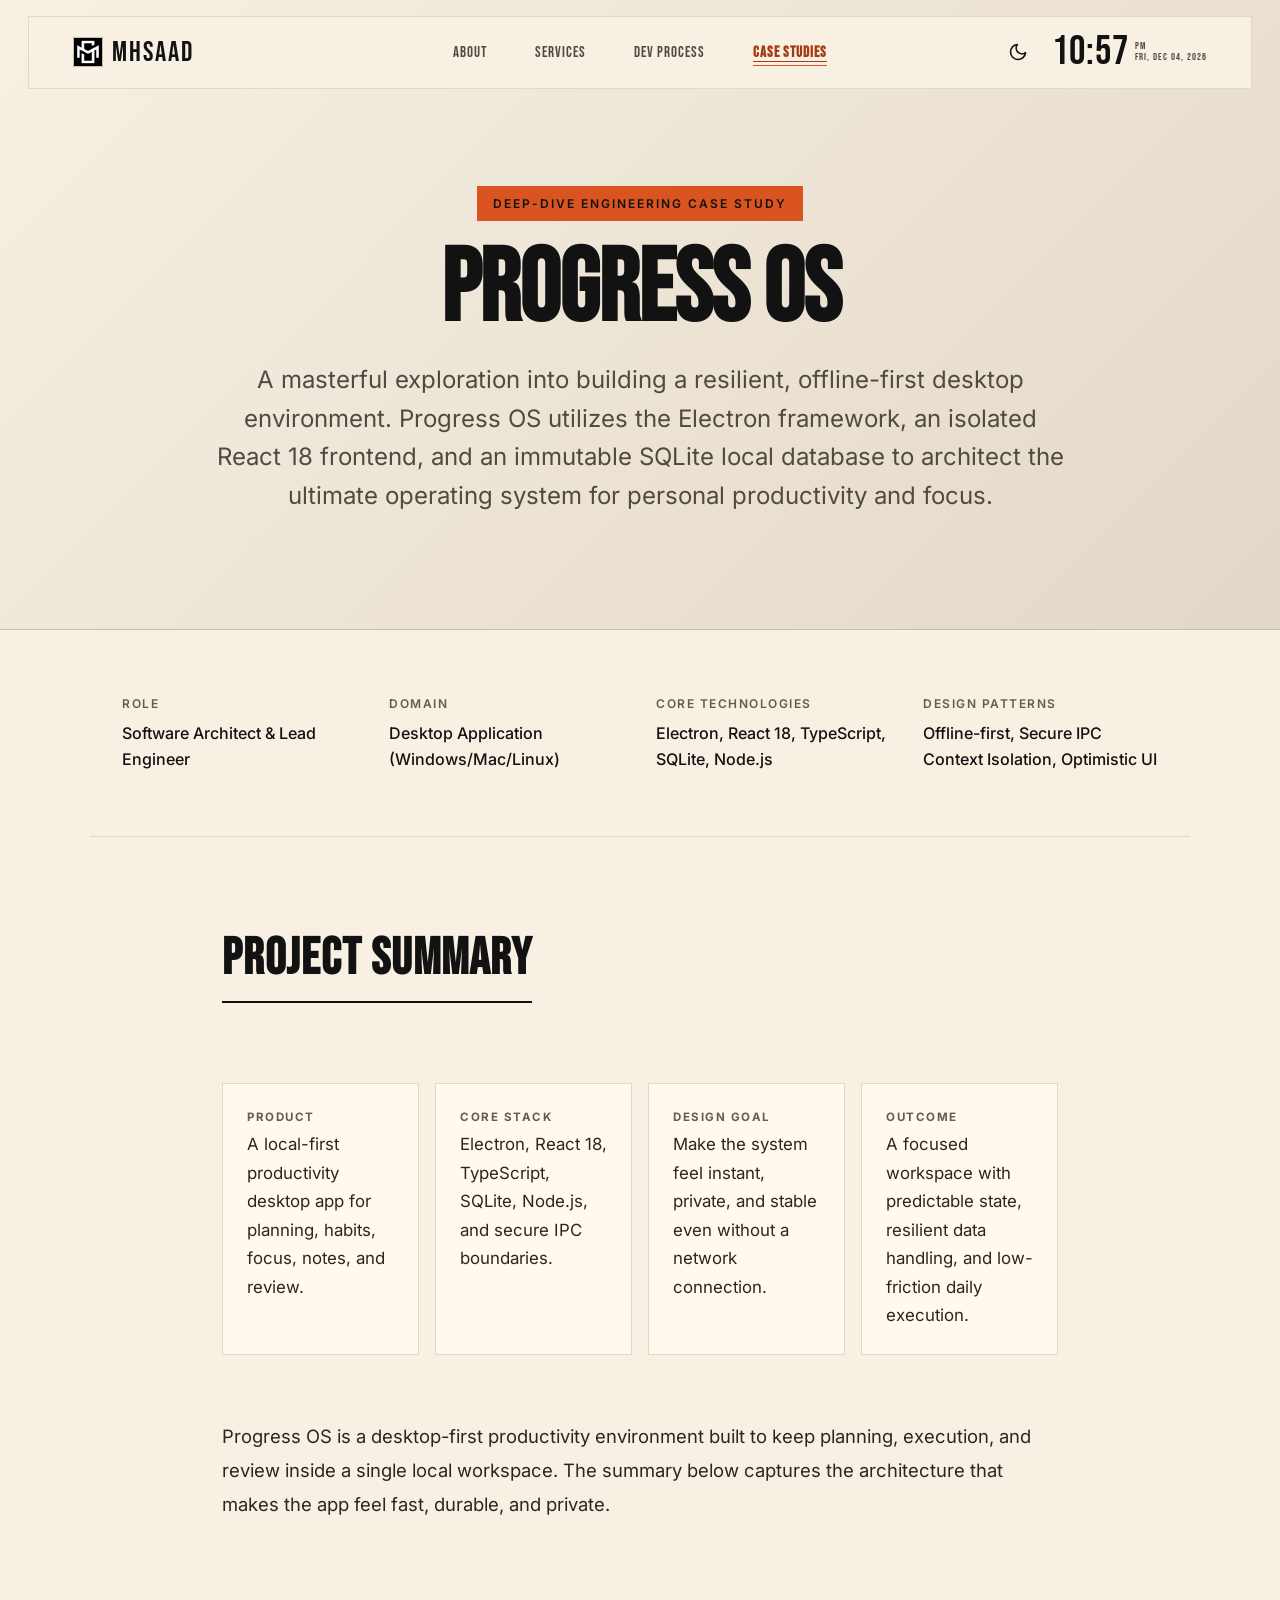
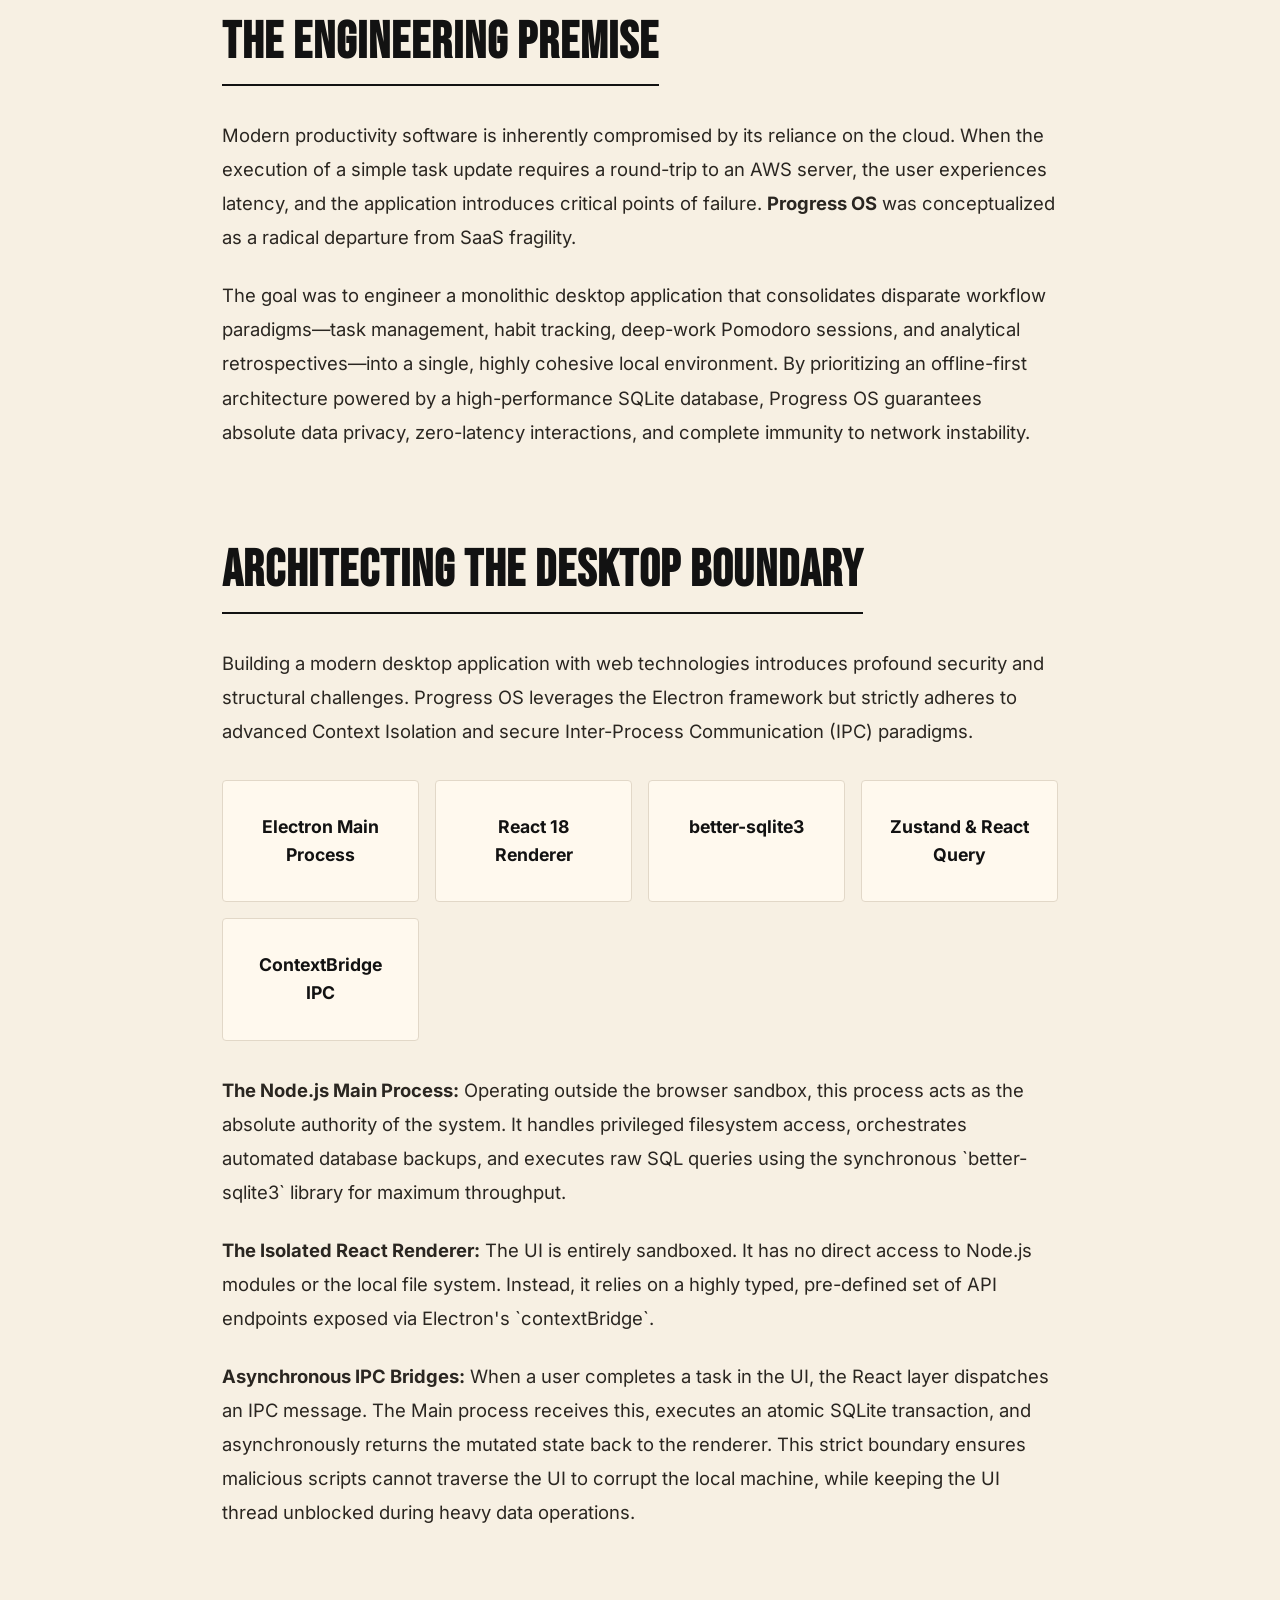
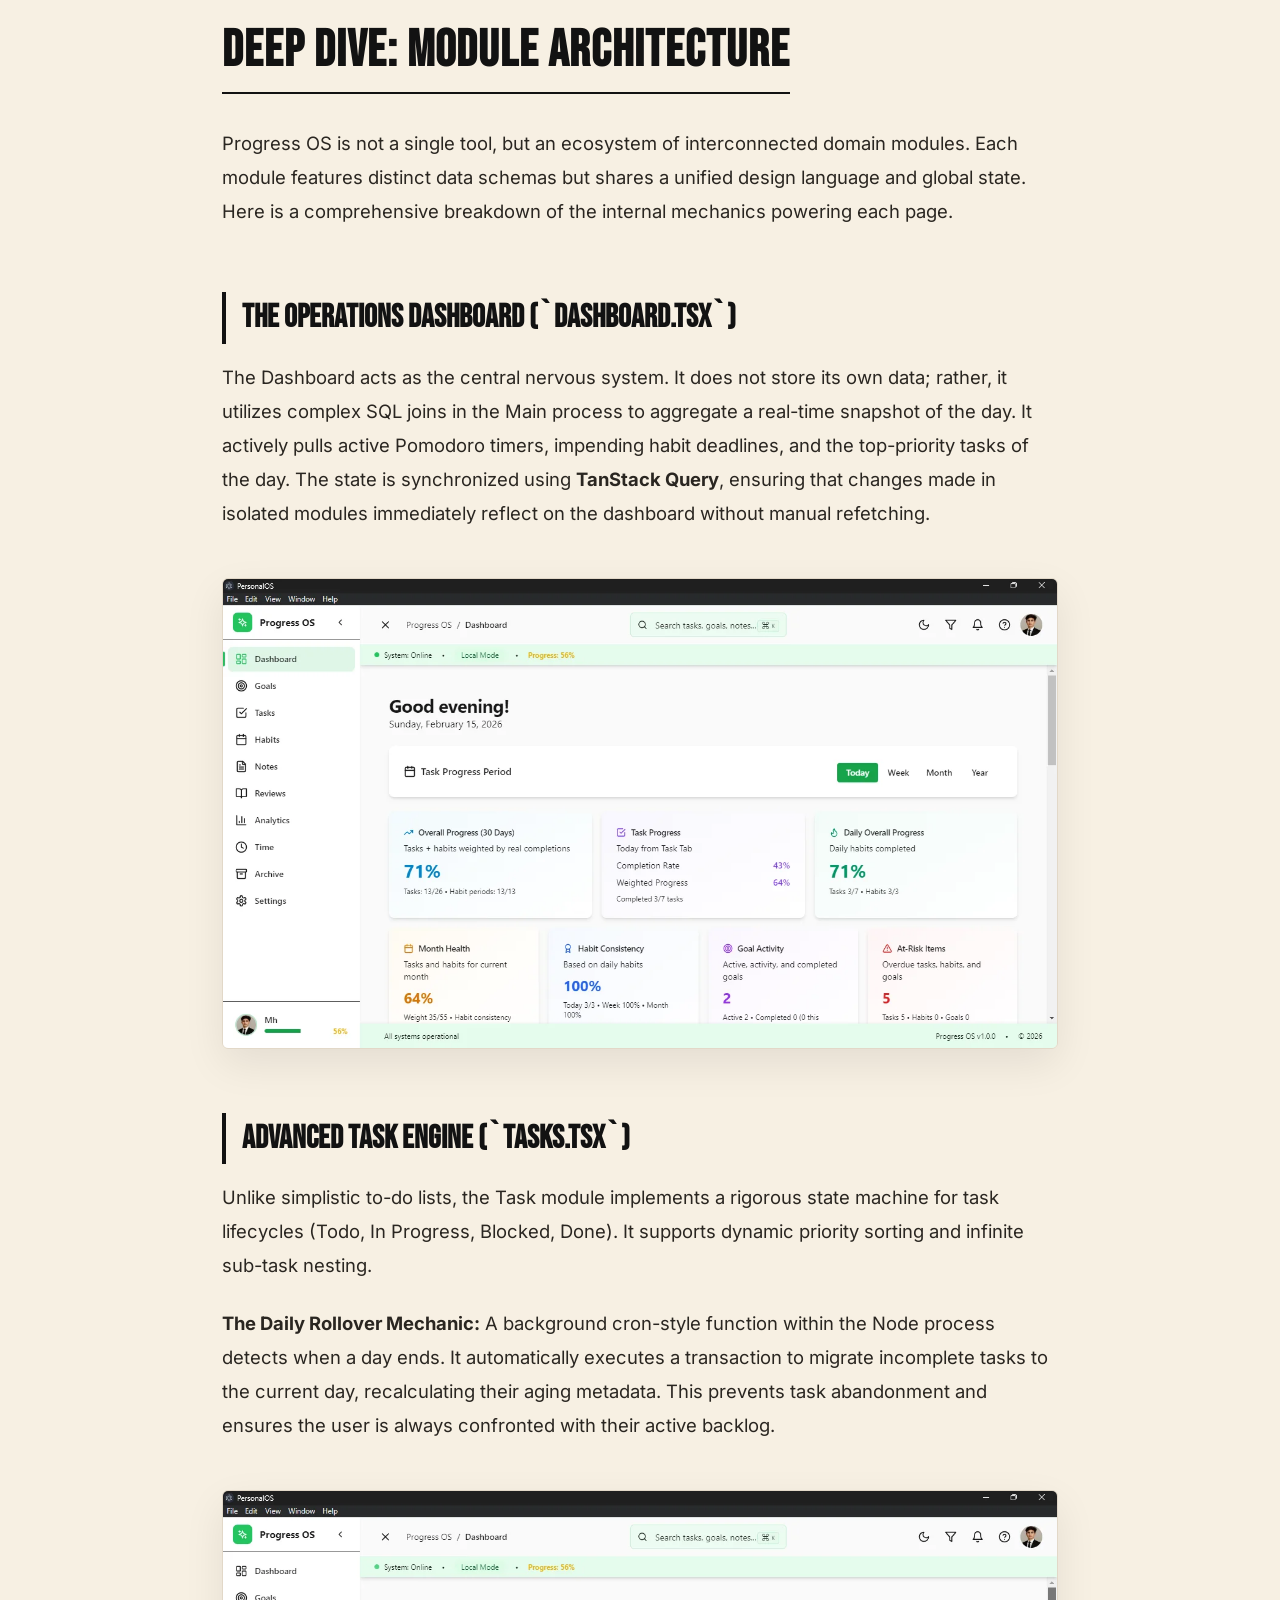
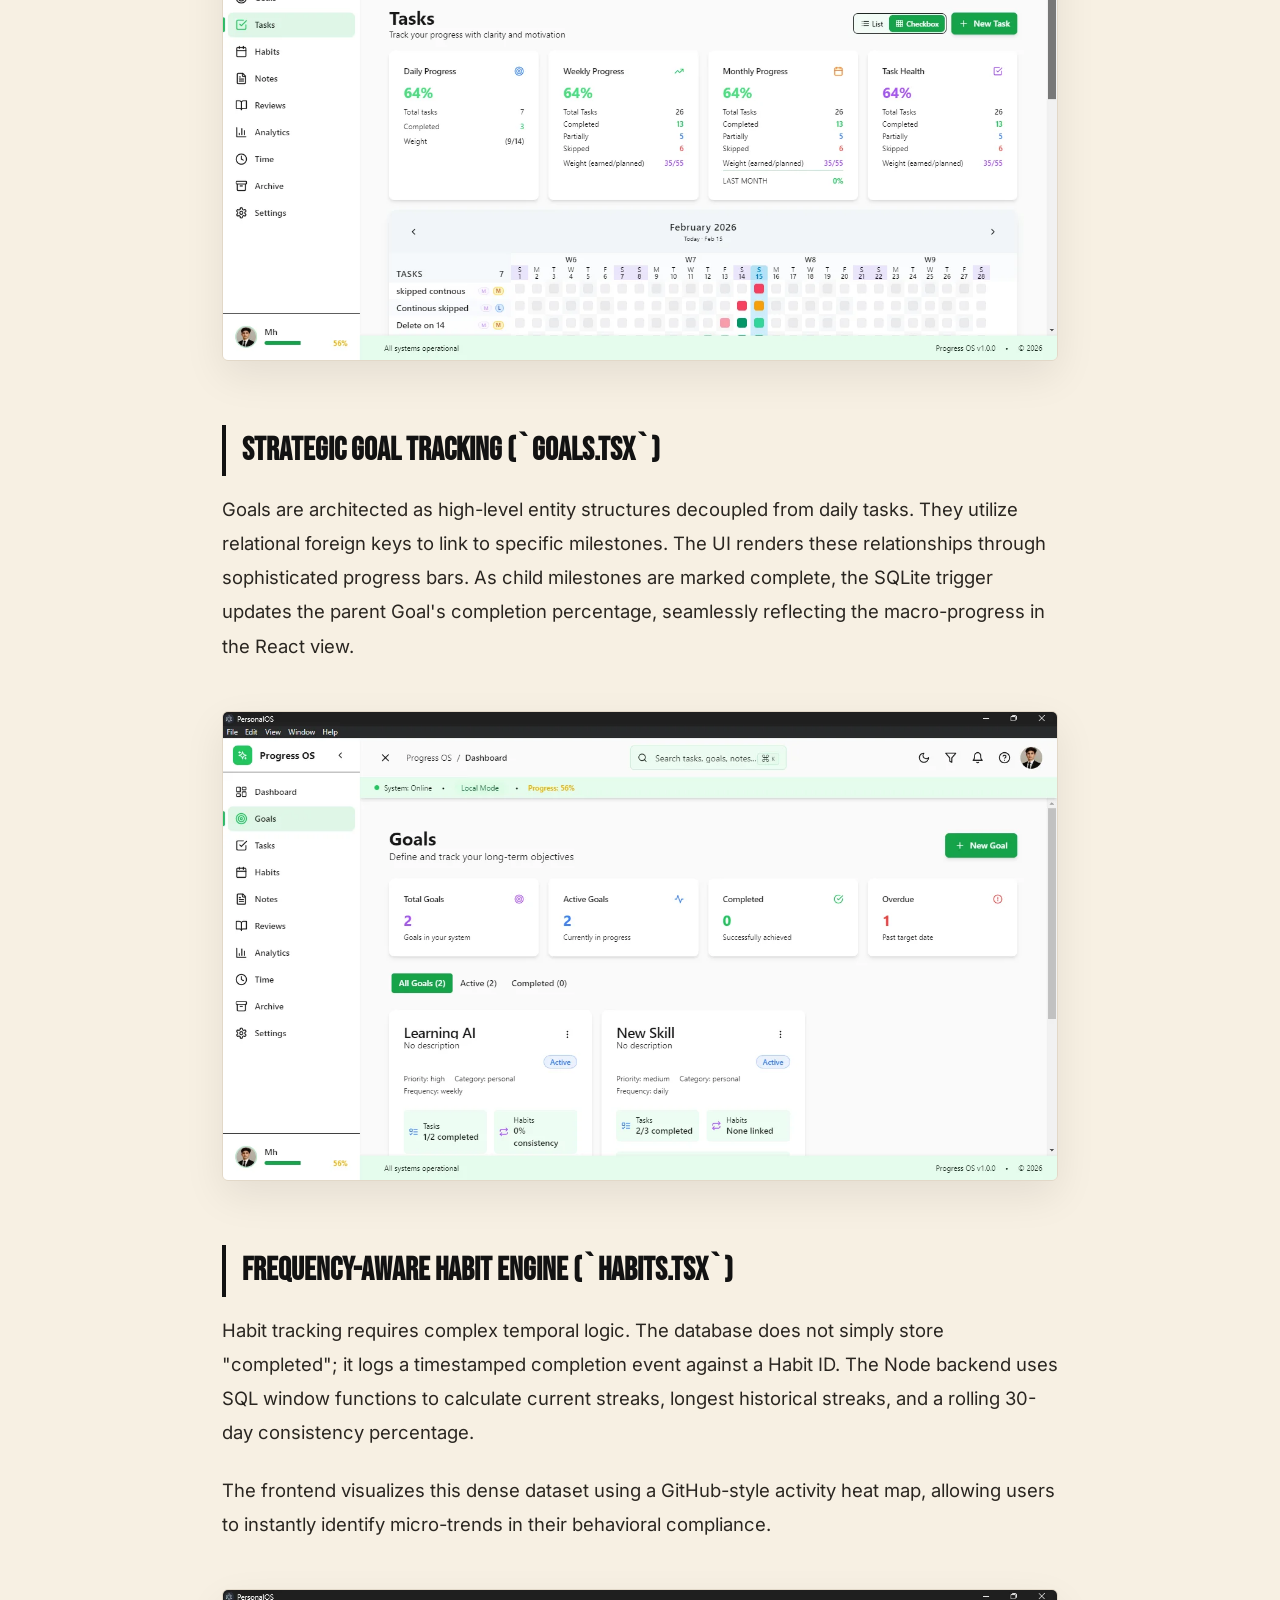
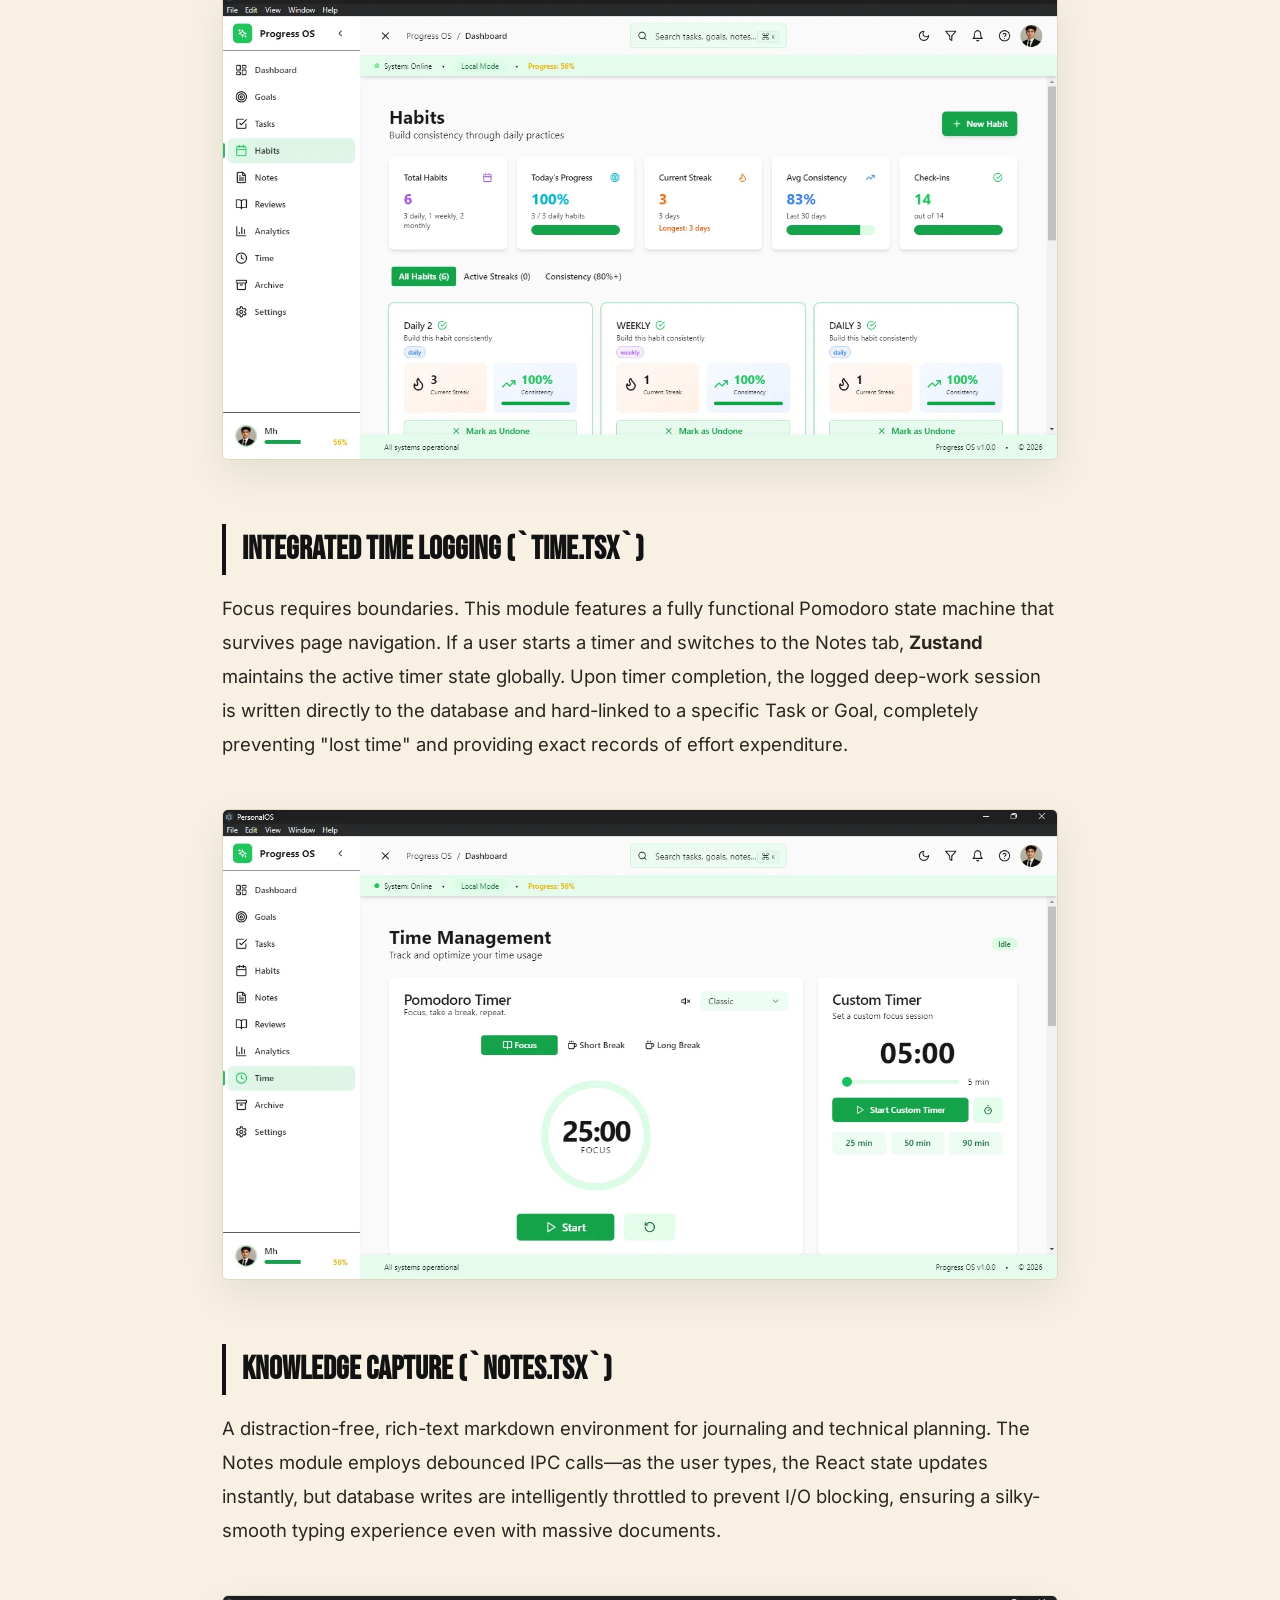
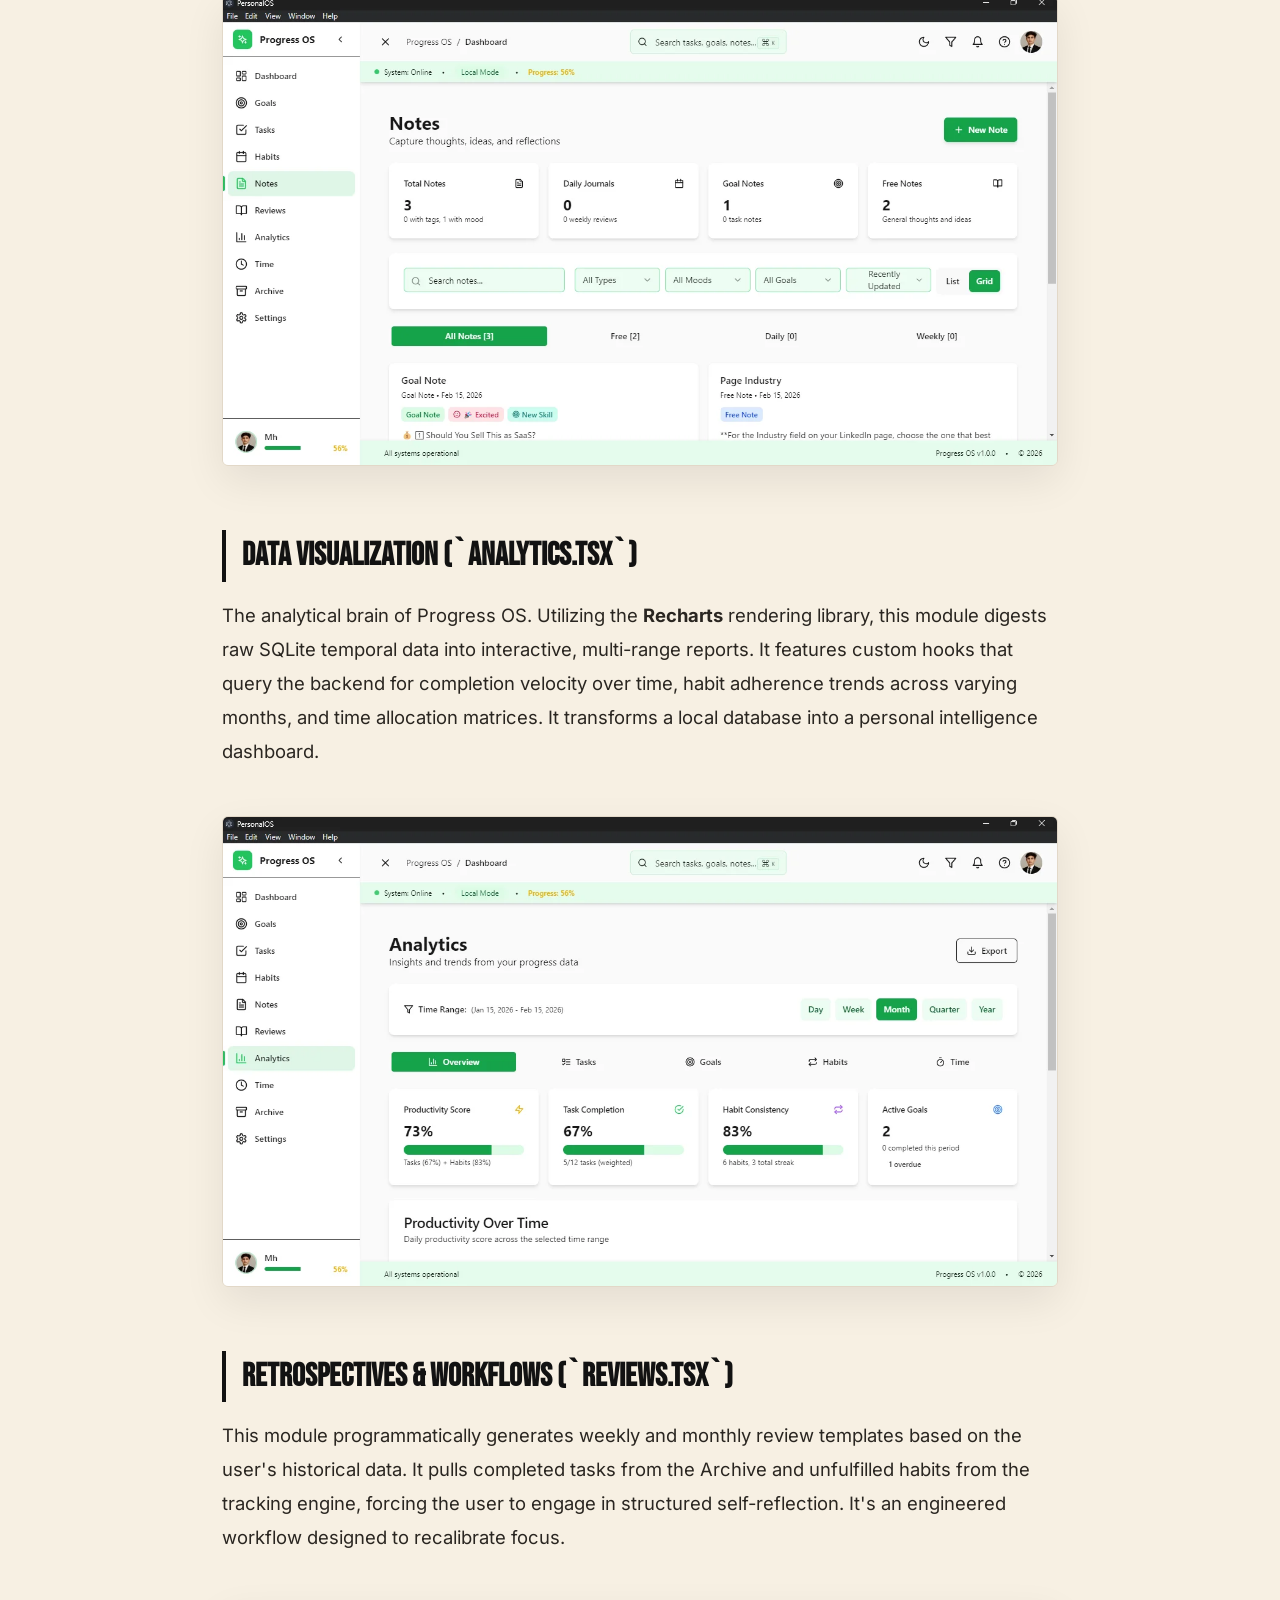
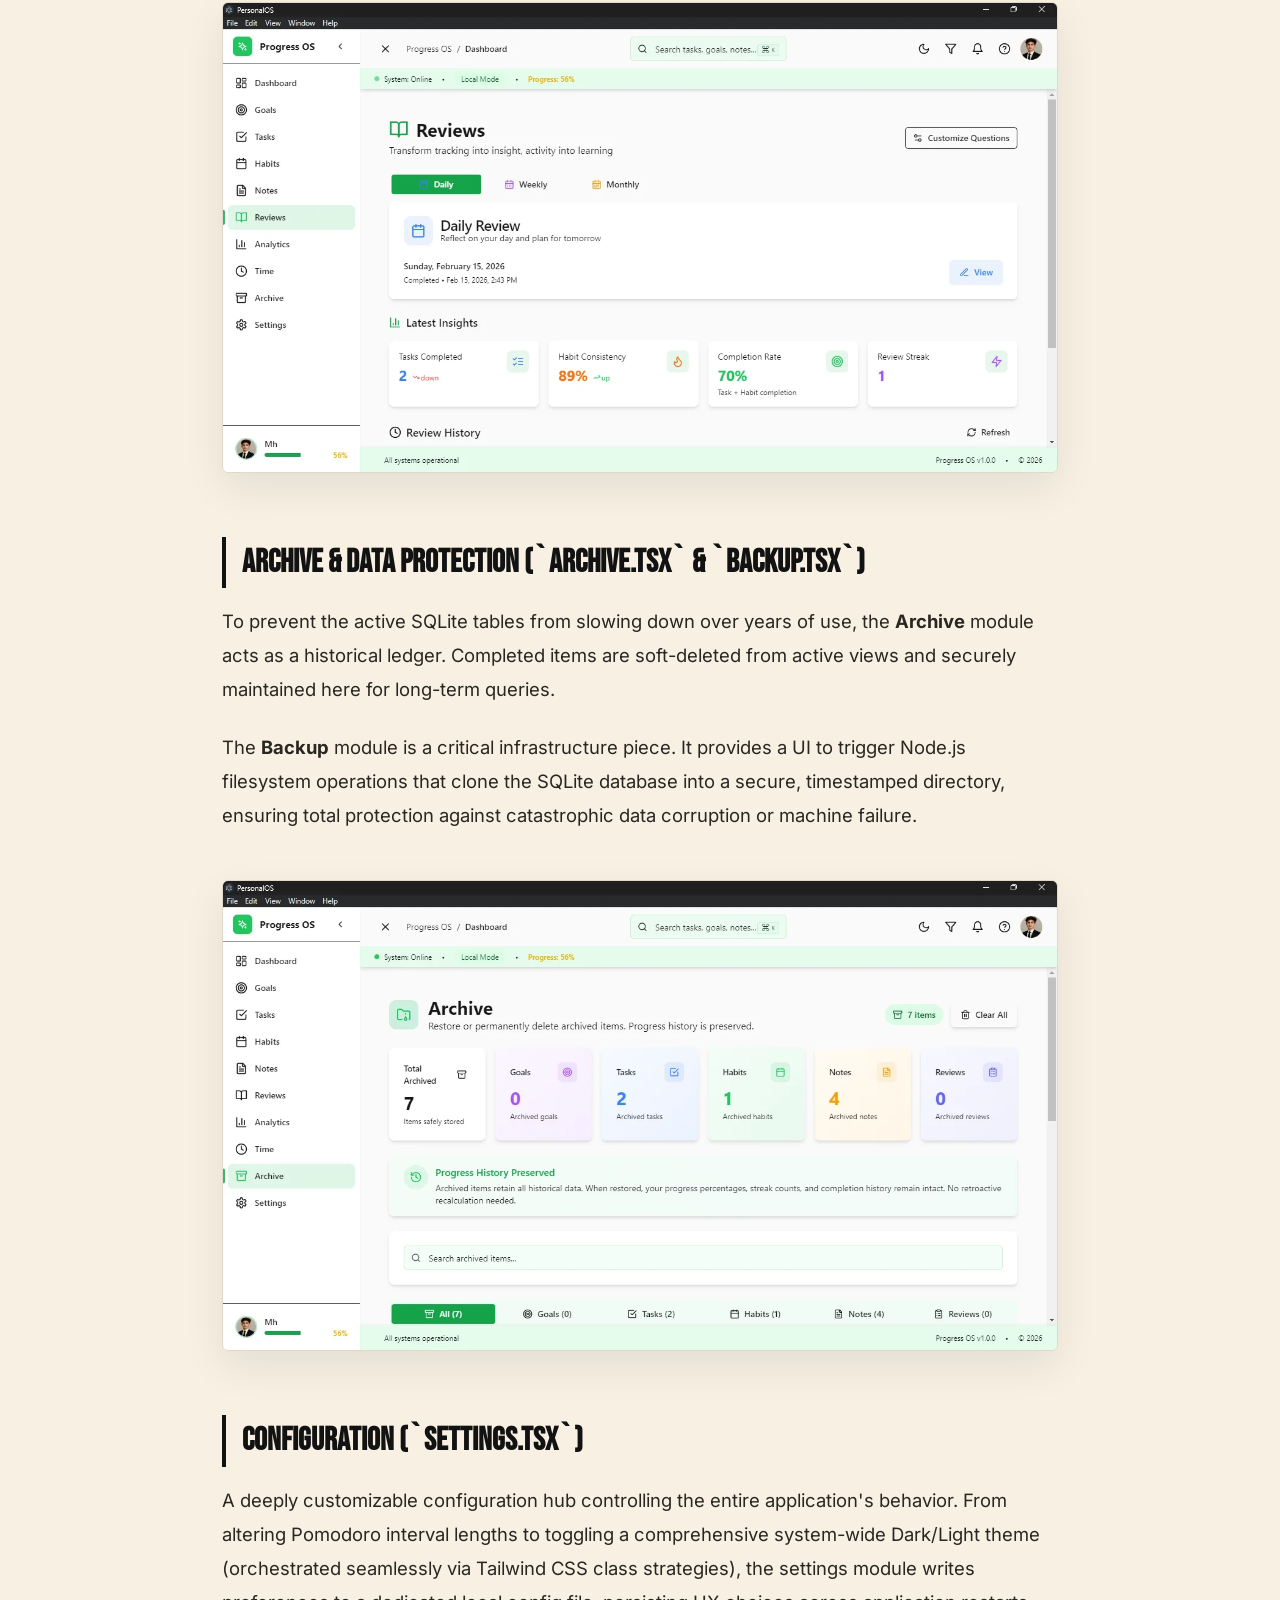
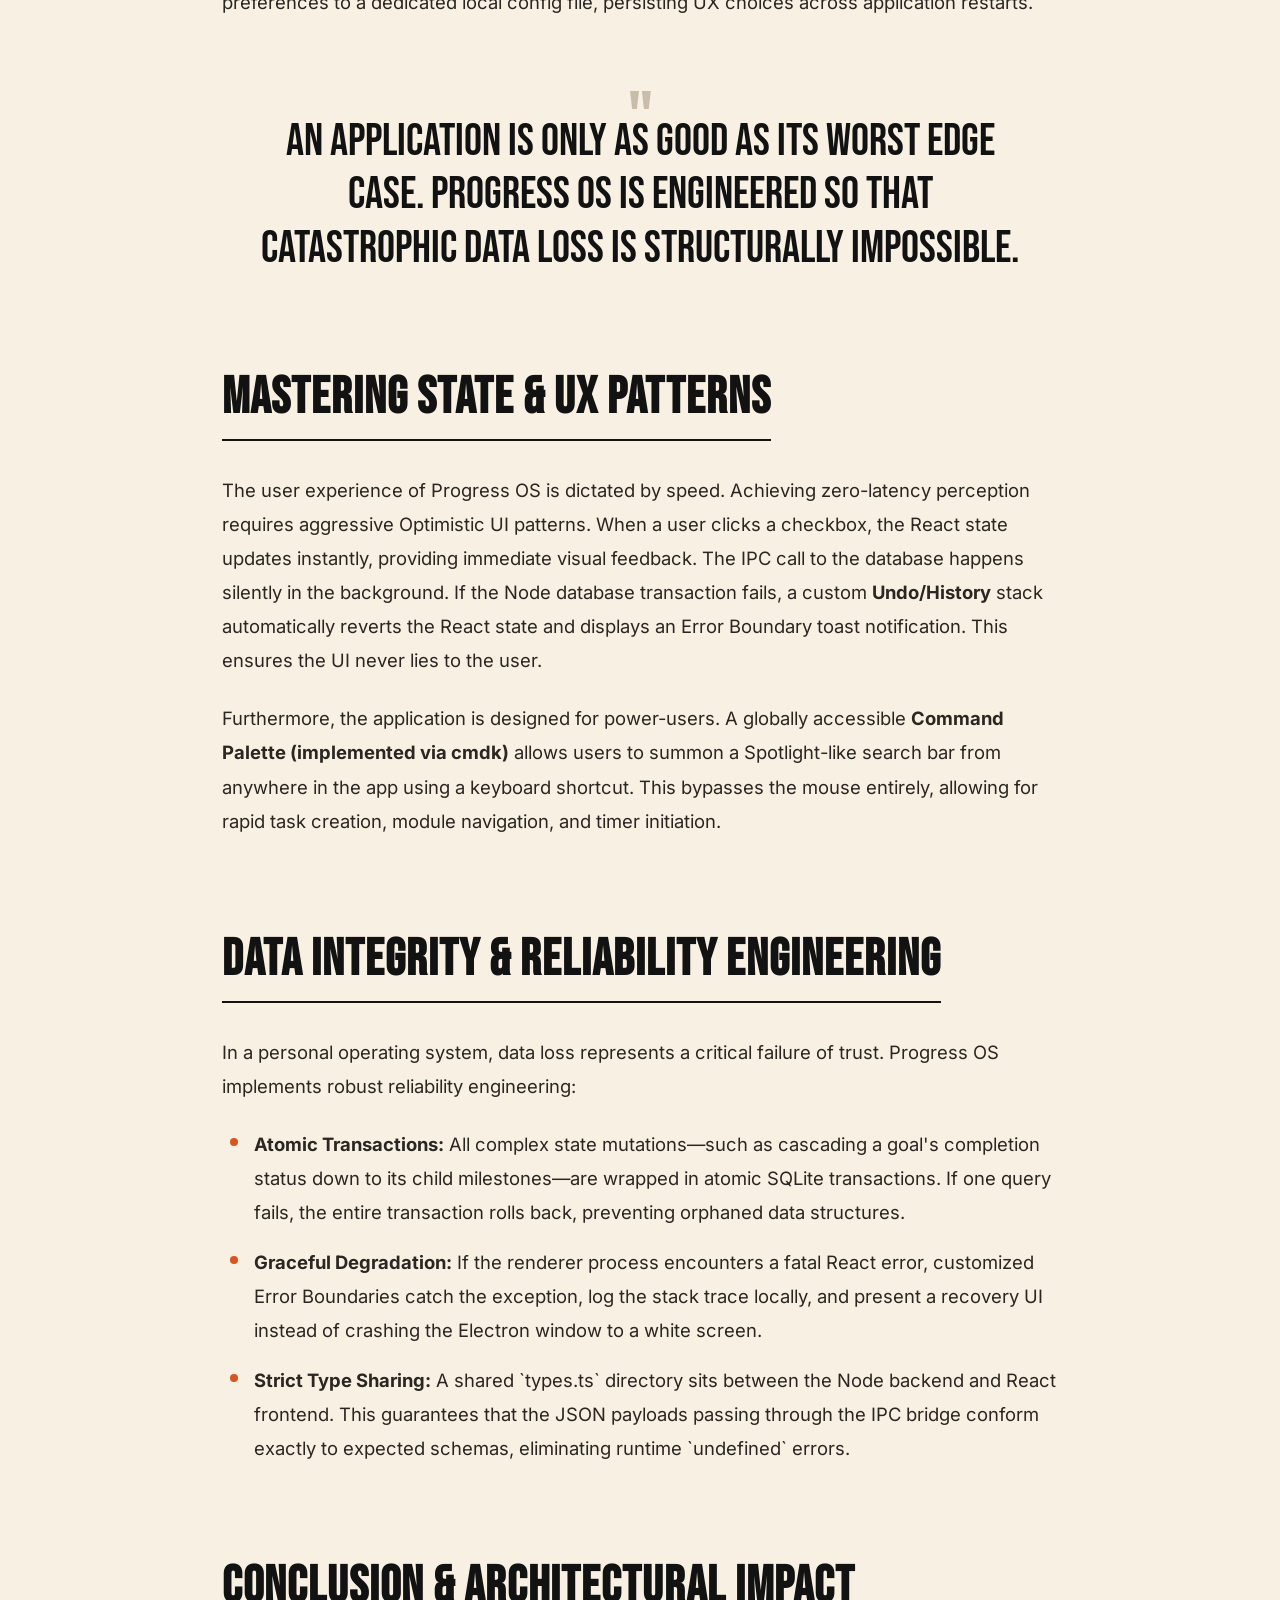
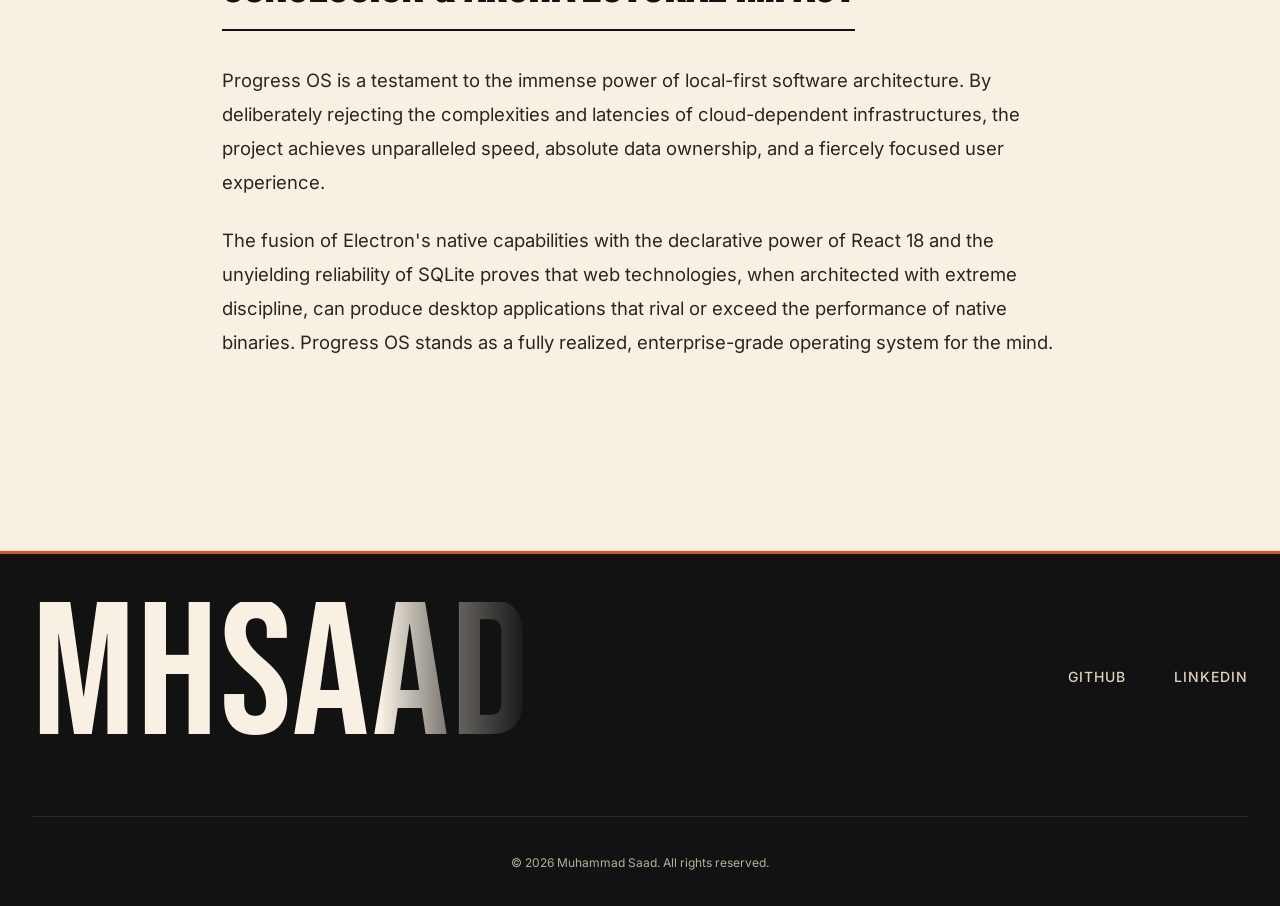
<file: progress-os-case-study.html>
<!DOCTYPE html>
<html lang="en">
<head>
    <meta charset="UTF-8">
    <meta name="viewport" content="width=device-width, initial-scale=1.0">
    <meta name="description" content="Progress OS Case Study - Advanced Desktop Productivity Architecture">
<title>Progress OS Case Study | Muhammad Saad</title>
    
    <link rel="icon" type="image/jpeg" href="images/msstudio.webp">
    <link rel="preload" href="fonts/JTUSjIg69CK48gW7PXoo9Wdhyzbi.woff2" as="font" type="font/woff2" crossorigin>
<style>:root{--color-black:var(--color-ink);--color-white:#FFF9EE;--color-gray-100:var(--color-cream);--color-gray-200:#E2D8C8;--color-gray-300:#C9BDAA;--color-gray-400:#756A5B;--color-gray-500:#655B4E;--color-gray-600:#514A40;--color-gray-700:#403A32;--color-gray-800:#2A2621;--color-gray-900:#1B1916;--font-display:'Bebas Neue',sans-serif;--font-body:'Inter',sans-serif;--spacing-xs:0.25rem;--spacing-sm:0.5rem;--spacing-md:1rem;--spacing-lg:1.5rem;--spacing-xl:2rem;--spacing-2xl:3rem;--spacing-3xl:4rem;--spacing-4xl:6rem;--container-max:1400px;--card-gap:1.5rem;--color-nav-scrolled:rgba(247, 240, 227, 0.95);--color-overlay-bg:rgba(255, 249, 238, 0.9);--color-overlay-btn:rgba(255, 249, 238, 0.96);--color-submit-bg:var(--color-accent);--color-submit-text:var(--color-ink);--color-submit-hover-bg:var(--color-accent-hover);--color-submit-hover-text:var(--color-ink);--color-skeleton-1:#E9E0D2;--color-skeleton-2:#FFF9EE;--color-cream:#F7F0E3;--color-ink:#121212;--color-accent:#D9541E;--color-accent-text:#A63B11;--color-accent-hover:#E96630;--color-accent-soft:#F5DFCF;}*,::after,::before{margin:0;padding:0;box-sizing:border-box}html{scroll-behavior:smooth;font-size:16px}body{font-family:var(--font-body);font-weight:400;line-height:1.6;color:var(--color-black);background-color:var(--color-gray-100);-webkit-font-smoothing:antialiased;-moz-osx-font-smoothing:grayscale}a{text-decoration:none;color:inherit}ul{list-style:none}img{max-width:100%;height:auto;display:block}button{font-family:inherit;border:none;background:0 0}.navbar{position:fixed;top:clamp(.5rem,1.5vw,1rem);left:clamp(.75rem,2.4vw,1.75rem);right:clamp(.75rem,2.4vw,1.75rem);z-index:1000;background-color:var(--color-gray-100);border:1px solid var(--color-gray-200)}.nav-container{max-width:var(--container-max);margin:0 auto;padding:var(--spacing-md) clamp(1.25rem,4vw,2.75rem);display:grid;grid-template-columns:1fr auto 1fr;column-gap:var(--spacing-lg);align-items:center;width:100%}.nav-logo{display:inline-flex;align-items:center;gap:.55rem;font-family:var(--font-display);font-size:1.75rem;letter-spacing:2px;color:var(--color-black)}.brand-logo-image{width:30px;height:30px;display:block;object-fit:cover;border:1px solid var(--color-gray-300)}.brand-logo-text{display:inline-flex;align-items:center;height:30px;line-height:1;transform:translateY(1px)}.nav-menu{display:flex;gap:var(--spacing-2xl);justify-self:center}.nav-meta{justify-self:end;display:flex;align-items:center;gap:1.25rem}.theme-toggle-btn{background:0 0;border:none;color:var(--color-black);display:flex;align-items:center;justify-content:center;padding:.25rem}.nav-datetime{display:flex;align-items:center;line-height:1;min-width:8.4rem;--nav-time-size:clamp(1.9rem, 3.2vw, 2.6rem);--nav-time-line-height:0.95}.nav-time-wrap{display:flex;align-items:flex-start;gap:.36rem}.nav-time-meta{display:flex;flex-direction:column;align-items:flex-start;justify-content:center;height:calc(var(--nav-time-size) * var(--nav-time-line-height));gap:.02rem}.nav-time{font-family:var(--font-display);font-size:var(--nav-time-size);letter-spacing:1px;line-height:var(--nav-time-line-height);font-weight:400}.nav-ampm{width:auto;text-align:left;font-size:.62rem;line-height:1;font-weight:300;letter-spacing:1.3px;text-transform:uppercase;color:var(--color-gray-600);font-family:var(--font-display)}.nav-date{width:auto;text-align:left;font-size:.62rem;line-height:1;font-weight:300;letter-spacing:1px;text-transform:uppercase;color:var(--color-gray-600);font-family:var(--font-display)}.nav-link{font-family:var(--font-display);font-size:.95rem;font-weight:300;text-transform:uppercase;letter-spacing:1px;color:var(--color-gray-600);position:relative}.nav-link::after{content:'';position:absolute;bottom:-4px;left:0;width:0;height:1px;background-color:var(--color-black)}.nav-toggle{display:none;flex-direction:column;gap:6px;padding:var(--spacing-sm)}.nav-toggle span{width:24px;height:2px;background-color:var(--color-black);transform-origin:center}@media (max-width:768px){:root{--spacing-xl:1.5rem;--spacing-2xl:2rem;--spacing-3xl:3rem;--spacing-4xl:4rem}.nav-menu{position:fixed;top:0;right:0;width:100%;height:100vh;flex-direction:column;align-items:center;justify-content:center;gap:var(--spacing-2xl);background-color:var(--color-white);transform:translateX(100%)}.nav-toggle{display:flex;z-index:100}.nav-link{font-size:1.5rem}.nav-container{grid-template-columns:1fr auto auto;gap:var(--spacing-md)}.nav-meta{display:flex;justify-content:flex-end}.nav-datetime{display:none}.nav-menu{position:fixed;top:calc(clamp(.5rem,1.5vw,1rem) + 4.8rem);left:clamp(.75rem,2.4vw,1.75rem);right:clamp(.75rem,2.4vw,1.75rem);width:auto;max-height:calc(100vh - 7.5rem);flex-direction:column;align-items:stretch;justify-content:flex-start;gap:var(--spacing-md);padding:var(--spacing-xl);background:linear-gradient(180deg,var(--color-white),var(--color-gray-100)),var(--color-white);border:1px solid var(--color-gray-200);box-shadow:0 28px 60px rgba(0,0,0,.12);border-radius:24px;transform:translate3d(0,-12px,0) scale(.985);opacity:0;visibility:hidden;overflow-y:auto;transform-origin:top center}.nav-menu li{opacity:0;transform:translateY(10px)}.nav-link{font-size:1.15rem;font-weight:700;letter-spacing:1.2px;width:100%;padding:.15rem 0}}::-webkit-scrollbar{width:8px}::-webkit-scrollbar-track{background:var(--color-gray-100)}::-webkit-scrollbar-thumb{background:var(--color-gray-400)}::-webkit-scrollbar-thumb:hover{background:var(--color-gray-600)}@media (prefers-reduced-motion:reduce){*,::after,::before{animation-duration:0s!important;animation-iteration-count:1!important}body{opacity:1}}@media (prefers-contrast:high){:root{--color-gray-200:#c0c0c0;--color-gray-400:#808080;--color-gray-500:#606060;--color-gray-600:#404040}}.cs-title{font-size:clamp(3.5rem,8vw,7rem)}.cs-subtitle{font-size:clamp(1.1rem,2vw,1.5rem)}
@font-face {
  font-family: 'Bebas Neue';
  font-style: normal;
  font-weight: 400;
  font-display: block;
  src: url(fonts/JTUSjIg69CK48gW7PXoo9Wdhyzbi.woff2) format('woff2');
  unicode-range: U+0100-02BA, U+02BD-02C5, U+02C7-02CC, U+02CE-02D7, U+02DD-02FF, U+0304, U+0308, U+0329, U+1D00-1DBF, U+1E00-1E9F, U+1EF2-1EFF, U+2020, U+20A0-20AB, U+20AD-20C0, U+2113, U+2C60-2C7F, U+A720-A7FF;
}

@font-face {
  font-family: 'Bebas Neue';
  font-style: normal;
  font-weight: 400;
  font-display: block;
  src: url(fonts/JTUSjIg69CK48gW7PXoo9Wlhyw.woff2) format('woff2');
  unicode-range: U+0000-00FF, U+0131, U+0152-0153, U+02BB-02BC, U+02C6, U+02DA, U+02DC, U+0304, U+0308, U+0329, U+2000-206F, U+20AC, U+2122, U+2191, U+2193, U+2212, U+2215, U+FEFF, U+FFFD;
}

@font-face {
  font-family: 'Inter';
  font-style: normal;
  font-weight: 300;
  font-display: swap;
  src: url(fonts/UcC73FwrK3iLTeHuS_nVMrMxCp50SjIa2JL7SUc.woff2) format('woff2');
  unicode-range: U+0460-052F, U+1C80-1C8A, U+20B4, U+2DE0-2DFF, U+A640-A69F, U+FE2E-FE2F;
}

@font-face {
  font-family: 'Inter';
  font-style: normal;
  font-weight: 300;
  font-display: swap;
  src: url(fonts/UcC73FwrK3iLTeHuS_nVMrMxCp50SjIa0ZL7SUc.woff2) format('woff2');
  unicode-range: U+0301, U+0400-045F, U+0490-0491, U+04B0-04B1, U+2116;
}

@font-face {
  font-family: 'Inter';
  font-style: normal;
  font-weight: 300;
  font-display: swap;
  src: url(fonts/UcC73FwrK3iLTeHuS_nVMrMxCp50SjIa2ZL7SUc.woff2) format('woff2');
  unicode-range: U+1F00-1FFF;
}

@font-face {
  font-family: 'Inter';
  font-style: normal;
  font-weight: 300;
  font-display: swap;
  src: url(fonts/UcC73FwrK3iLTeHuS_nVMrMxCp50SjIa1pL7SUc.woff2) format('woff2');
  unicode-range: U+0370-0377, U+037A-037F, U+0384-038A, U+038C, U+038E-03A1, U+03A3-03FF;
}

@font-face {
  font-family: 'Inter';
  font-style: normal;
  font-weight: 300;
  font-display: swap;
  src: url(fonts/UcC73FwrK3iLTeHuS_nVMrMxCp50SjIa2pL7SUc.woff2) format('woff2');
  unicode-range: U+0102-0103, U+0110-0111, U+0128-0129, U+0168-0169, U+01A0-01A1, U+01AF-01B0, U+0300-0301, U+0303-0304, U+0308-0309, U+0323, U+0329, U+1EA0-1EF9, U+20AB;
}

@font-face {
  font-family: 'Inter';
  font-style: normal;
  font-weight: 300;
  font-display: swap;
  src: url(fonts/UcC73FwrK3iLTeHuS_nVMrMxCp50SjIa25L7SUc.woff2) format('woff2');
  unicode-range: U+0100-02BA, U+02BD-02C5, U+02C7-02CC, U+02CE-02D7, U+02DD-02FF, U+0304, U+0308, U+0329, U+1D00-1DBF, U+1E00-1E9F, U+1EF2-1EFF, U+2020, U+20A0-20AB, U+20AD-20C0, U+2113, U+2C60-2C7F, U+A720-A7FF;
}

@font-face {
  font-family: 'Inter';
  font-style: normal;
  font-weight: 300;
  font-display: swap;
  src: url(fonts/UcC73FwrK3iLTeHuS_nVMrMxCp50SjIa1ZL7.woff2) format('woff2');
  unicode-range: U+0000-00FF, U+0131, U+0152-0153, U+02BB-02BC, U+02C6, U+02DA, U+02DC, U+0304, U+0308, U+0329, U+2000-206F, U+20AC, U+2122, U+2191, U+2193, U+2212, U+2215, U+FEFF, U+FFFD;
}

@font-face {
  font-family: 'Inter';
  font-style: normal;
  font-weight: 400;
  font-display: swap;
  src: url(fonts/UcC73FwrK3iLTeHuS_nVMrMxCp50SjIa2JL7SUc.woff2) format('woff2');
  unicode-range: U+0460-052F, U+1C80-1C8A, U+20B4, U+2DE0-2DFF, U+A640-A69F, U+FE2E-FE2F;
}

@font-face {
  font-family: 'Inter';
  font-style: normal;
  font-weight: 400;
  font-display: swap;
  src: url(fonts/UcC73FwrK3iLTeHuS_nVMrMxCp50SjIa0ZL7SUc.woff2) format('woff2');
  unicode-range: U+0301, U+0400-045F, U+0490-0491, U+04B0-04B1, U+2116;
}

@font-face {
  font-family: 'Inter';
  font-style: normal;
  font-weight: 400;
  font-display: swap;
  src: url(fonts/UcC73FwrK3iLTeHuS_nVMrMxCp50SjIa2ZL7SUc.woff2) format('woff2');
  unicode-range: U+1F00-1FFF;
}

@font-face {
  font-family: 'Inter';
  font-style: normal;
  font-weight: 400;
  font-display: swap;
  src: url(fonts/UcC73FwrK3iLTeHuS_nVMrMxCp50SjIa1pL7SUc.woff2) format('woff2');
  unicode-range: U+0370-0377, U+037A-037F, U+0384-038A, U+038C, U+038E-03A1, U+03A3-03FF;
}

@font-face {
  font-family: 'Inter';
  font-style: normal;
  font-weight: 400;
  font-display: swap;
  src: url(fonts/UcC73FwrK3iLTeHuS_nVMrMxCp50SjIa2pL7SUc.woff2) format('woff2');
  unicode-range: U+0102-0103, U+0110-0111, U+0128-0129, U+0168-0169, U+01A0-01A1, U+01AF-01B0, U+0300-0301, U+0303-0304, U+0308-0309, U+0323, U+0329, U+1EA0-1EF9, U+20AB;
}

@font-face {
  font-family: 'Inter';
  font-style: normal;
  font-weight: 400;
  font-display: swap;
  src: url(fonts/UcC73FwrK3iLTeHuS_nVMrMxCp50SjIa25L7SUc.woff2) format('woff2');
  unicode-range: U+0100-02BA, U+02BD-02C5, U+02C7-02CC, U+02CE-02D7, U+02DD-02FF, U+0304, U+0308, U+0329, U+1D00-1DBF, U+1E00-1E9F, U+1EF2-1EFF, U+2020, U+20A0-20AB, U+20AD-20C0, U+2113, U+2C60-2C7F, U+A720-A7FF;
}

@font-face {
  font-family: 'Inter';
  font-style: normal;
  font-weight: 400;
  font-display: swap;
  src: url(fonts/UcC73FwrK3iLTeHuS_nVMrMxCp50SjIa1ZL7.woff2) format('woff2');
  unicode-range: U+0000-00FF, U+0131, U+0152-0153, U+02BB-02BC, U+02C6, U+02DA, U+02DC, U+0304, U+0308, U+0329, U+2000-206F, U+20AC, U+2122, U+2191, U+2193, U+2212, U+2215, U+FEFF, U+FFFD;
}

@font-face {
  font-family: 'Inter';
  font-style: normal;
  font-weight: 500;
  font-display: swap;
  src: url(fonts/UcC73FwrK3iLTeHuS_nVMrMxCp50SjIa2JL7SUc.woff2) format('woff2');
  unicode-range: U+0460-052F, U+1C80-1C8A, U+20B4, U+2DE0-2DFF, U+A640-A69F, U+FE2E-FE2F;
}

@font-face {
  font-family: 'Inter';
  font-style: normal;
  font-weight: 500;
  font-display: swap;
  src: url(fonts/UcC73FwrK3iLTeHuS_nVMrMxCp50SjIa0ZL7SUc.woff2) format('woff2');
  unicode-range: U+0301, U+0400-045F, U+0490-0491, U+04B0-04B1, U+2116;
}

@font-face {
  font-family: 'Inter';
  font-style: normal;
  font-weight: 500;
  font-display: swap;
  src: url(fonts/UcC73FwrK3iLTeHuS_nVMrMxCp50SjIa2ZL7SUc.woff2) format('woff2');
  unicode-range: U+1F00-1FFF;
}

@font-face {
  font-family: 'Inter';
  font-style: normal;
  font-weight: 500;
  font-display: swap;
  src: url(fonts/UcC73FwrK3iLTeHuS_nVMrMxCp50SjIa1pL7SUc.woff2) format('woff2');
  unicode-range: U+0370-0377, U+037A-037F, U+0384-038A, U+038C, U+038E-03A1, U+03A3-03FF;
}

@font-face {
  font-family: 'Inter';
  font-style: normal;
  font-weight: 500;
  font-display: swap;
  src: url(fonts/UcC73FwrK3iLTeHuS_nVMrMxCp50SjIa2pL7SUc.woff2) format('woff2');
  unicode-range: U+0102-0103, U+0110-0111, U+0128-0129, U+0168-0169, U+01A0-01A1, U+01AF-01B0, U+0300-0301, U+0303-0304, U+0308-0309, U+0323, U+0329, U+1EA0-1EF9, U+20AB;
}

@font-face {
  font-family: 'Inter';
  font-style: normal;
  font-weight: 500;
  font-display: swap;
  src: url(fonts/UcC73FwrK3iLTeHuS_nVMrMxCp50SjIa25L7SUc.woff2) format('woff2');
  unicode-range: U+0100-02BA, U+02BD-02C5, U+02C7-02CC, U+02CE-02D7, U+02DD-02FF, U+0304, U+0308, U+0329, U+1D00-1DBF, U+1E00-1E9F, U+1EF2-1EFF, U+2020, U+20A0-20AB, U+20AD-20C0, U+2113, U+2C60-2C7F, U+A720-A7FF;
}

@font-face {
  font-family: 'Inter';
  font-style: normal;
  font-weight: 500;
  font-display: swap;
  src: url(fonts/UcC73FwrK3iLTeHuS_nVMrMxCp50SjIa1ZL7.woff2) format('woff2');
  unicode-range: U+0000-00FF, U+0131, U+0152-0153, U+02BB-02BC, U+02C6, U+02DA, U+02DC, U+0304, U+0308, U+0329, U+2000-206F, U+20AC, U+2122, U+2191, U+2193, U+2212, U+2215, U+FEFF, U+FFFD;
}

@font-face {
  font-family: 'Inter';
  font-style: normal;
  font-weight: 600;
  font-display: swap;
  src: url(fonts/UcC73FwrK3iLTeHuS_nVMrMxCp50SjIa2JL7SUc.woff2) format('woff2');
  unicode-range: U+0460-052F, U+1C80-1C8A, U+20B4, U+2DE0-2DFF, U+A640-A69F, U+FE2E-FE2F;
}

@font-face {
  font-family: 'Inter';
  font-style: normal;
  font-weight: 600;
  font-display: swap;
  src: url(fonts/UcC73FwrK3iLTeHuS_nVMrMxCp50SjIa0ZL7SUc.woff2) format('woff2');
  unicode-range: U+0301, U+0400-045F, U+0490-0491, U+04B0-04B1, U+2116;
}

@font-face {
  font-family: 'Inter';
  font-style: normal;
  font-weight: 600;
  font-display: swap;
  src: url(fonts/UcC73FwrK3iLTeHuS_nVMrMxCp50SjIa2ZL7SUc.woff2) format('woff2');
  unicode-range: U+1F00-1FFF;
}

@font-face {
  font-family: 'Inter';
  font-style: normal;
  font-weight: 600;
  font-display: swap;
  src: url(fonts/UcC73FwrK3iLTeHuS_nVMrMxCp50SjIa1pL7SUc.woff2) format('woff2');
  unicode-range: U+0370-0377, U+037A-037F, U+0384-038A, U+038C, U+038E-03A1, U+03A3-03FF;
}

@font-face {
  font-family: 'Inter';
  font-style: normal;
  font-weight: 600;
  font-display: swap;
  src: url(fonts/UcC73FwrK3iLTeHuS_nVMrMxCp50SjIa2pL7SUc.woff2) format('woff2');
  unicode-range: U+0102-0103, U+0110-0111, U+0128-0129, U+0168-0169, U+01A0-01A1, U+01AF-01B0, U+0300-0301, U+0303-0304, U+0308-0309, U+0323, U+0329, U+1EA0-1EF9, U+20AB;
}

@font-face {
  font-family: 'Inter';
  font-style: normal;
  font-weight: 600;
  font-display: swap;
  src: url(fonts/UcC73FwrK3iLTeHuS_nVMrMxCp50SjIa25L7SUc.woff2) format('woff2');
  unicode-range: U+0100-02BA, U+02BD-02C5, U+02C7-02CC, U+02CE-02D7, U+02DD-02FF, U+0304, U+0308, U+0329, U+1D00-1DBF, U+1E00-1E9F, U+1EF2-1EFF, U+2020, U+20A0-20AB, U+20AD-20C0, U+2113, U+2C60-2C7F, U+A720-A7FF;
}

@font-face {
  font-family: 'Inter';
  font-style: normal;
  font-weight: 600;
  font-display: swap;
  src: url(fonts/UcC73FwrK3iLTeHuS_nVMrMxCp50SjIa1ZL7.woff2) format('woff2');
  unicode-range: U+0000-00FF, U+0131, U+0152-0153, U+02BB-02BC, U+02C6, U+02DA, U+02DC, U+0304, U+0308, U+0329, U+2000-206F, U+20AC, U+2122, U+2191, U+2193, U+2212, U+2215, U+FEFF, U+FFFD;
}

@font-face {
  font-family: 'Inter';
  font-style: normal;
  font-weight: 700;
  font-display: swap;
  src: url(fonts/UcC73FwrK3iLTeHuS_nVMrMxCp50SjIa2JL7SUc.woff2) format('woff2');
  unicode-range: U+0460-052F, U+1C80-1C8A, U+20B4, U+2DE0-2DFF, U+A640-A69F, U+FE2E-FE2F;
}

@font-face {
  font-family: 'Inter';
  font-style: normal;
  font-weight: 700;
  font-display: swap;
  src: url(fonts/UcC73FwrK3iLTeHuS_nVMrMxCp50SjIa0ZL7SUc.woff2) format('woff2');
  unicode-range: U+0301, U+0400-045F, U+0490-0491, U+04B0-04B1, U+2116;
}

@font-face {
  font-family: 'Inter';
  font-style: normal;
  font-weight: 700;
  font-display: swap;
  src: url(fonts/UcC73FwrK3iLTeHuS_nVMrMxCp50SjIa2ZL7SUc.woff2) format('woff2');
  unicode-range: U+1F00-1FFF;
}

@font-face {
  font-family: 'Inter';
  font-style: normal;
  font-weight: 700;
  font-display: swap;
  src: url(fonts/UcC73FwrK3iLTeHuS_nVMrMxCp50SjIa1pL7SUc.woff2) format('woff2');
  unicode-range: U+0370-0377, U+037A-037F, U+0384-038A, U+038C, U+038E-03A1, U+03A3-03FF;
}

@font-face {
  font-family: 'Inter';
  font-style: normal;
  font-weight: 700;
  font-display: swap;
  src: url(fonts/UcC73FwrK3iLTeHuS_nVMrMxCp50SjIa2pL7SUc.woff2) format('woff2');
  unicode-range: U+0102-0103, U+0110-0111, U+0128-0129, U+0168-0169, U+01A0-01A1, U+01AF-01B0, U+0300-0301, U+0303-0304, U+0308-0309, U+0323, U+0329, U+1EA0-1EF9, U+20AB;
}

@font-face {
  font-family: 'Inter';
  font-style: normal;
  font-weight: 700;
  font-display: swap;
  src: url(fonts/UcC73FwrK3iLTeHuS_nVMrMxCp50SjIa25L7SUc.woff2) format('woff2');
  unicode-range: U+0100-02BA, U+02BD-02C5, U+02C7-02CC, U+02CE-02D7, U+02DD-02FF, U+0304, U+0308, U+0329, U+1D00-1DBF, U+1E00-1E9F, U+1EF2-1EFF, U+2020, U+20A0-20AB, U+20AD-20C0, U+2113, U+2C60-2C7F, U+A720-A7FF;
}

@font-face {
  font-family: 'Inter';
  font-style: normal;
  font-weight: 700;
  font-display: swap;
  src: url(fonts/UcC73FwrK3iLTeHuS_nVMrMxCp50SjIa1ZL7.woff2) format('woff2');
  unicode-range: U+0000-00FF, U+0131, U+0152-0153, U+02BB-02BC, U+02C6, U+02DA, U+02DC, U+0304, U+0308, U+0329, U+2000-206F, U+20AC, U+2122, U+2191, U+2193, U+2212, U+2215, U+FEFF, U+FFFD;
}
</style>
    <style>
        /* Case Study Specific Styles */
        .case-study-hero {
            min-height: 70vh;
            display: flex;
            align-items: center;
            justify-content: center;
            position: relative;
            background: linear-gradient(135deg, var(--color-gray-100) 0%, var(--color-gray-200) 100%);
            padding: 120px var(--spacing-xl) var(--spacing-2xl);
            overflow: hidden;
            border-bottom: 1px solid var(--color-gray-300);
        }

        .cs-hero-content {
            max-width: 1000px;
            text-align: center;
            z-index: 2;
        }

        .cs-badge {
            display: inline-block;
            padding: 0.5rem 1rem;
            font-size: 0.75rem;
            font-weight: 600;
            text-transform: uppercase;
            letter-spacing: 2px;
            color: var(--color-white);
            background-color: var(--color-black);
            margin-bottom: var(--spacing-lg);
        }

        .cs-title {
            font-family: var(--font-display);
            font-size: clamp(3.5rem, 8vw, 7rem);
            line-height: 0.9;
            letter-spacing: -1px;
            color: var(--color-black);
            margin-bottom: var(--spacing-lg);
        }

        .cs-subtitle {
            font-size: clamp(1.1rem, 2vw, 1.5rem);
            color: var(--color-gray-600);
            max-width: 850px;
            margin: 0 auto;
            line-height: 1.6;
        }

        .cs-meta-grid {
            display: grid;
            grid-template-columns: repeat(auto-fit, minmax(200px, 1fr));
            gap: var(--spacing-xl);
            max-width: 1100px;
            margin: 0 auto;
            padding: var(--spacing-3xl) var(--spacing-xl);
            border-bottom: 1px solid var(--color-gray-200);
        }

        .cs-meta-item {
            display: flex;
            flex-direction: column;
            gap: var(--spacing-sm);
        }

        .cs-meta-label {
            font-size: 0.75rem;
            font-weight: 600;
            text-transform: uppercase;
            letter-spacing: 1.5px;
            color: var(--color-gray-500);
        }

        .cs-meta-value {
            font-size: 1rem;
            font-weight: 500;
            color: var(--color-black);
        }

        .cs-summary-grid {
            display: grid;
            grid-template-columns: repeat(4, minmax(0, 1fr));
            gap: var(--spacing-md);
            margin: var(--spacing-2xl) 0 var(--spacing-3xl);
        }

        .cs-summary-card {
            background-color: var(--color-white);
            border: 1px solid var(--color-gray-200);
            padding: var(--spacing-lg);
            display: flex;
            flex-direction: column;
            gap: var(--spacing-xs);
            min-height: 140px;
        }

        .cs-summary-label {
            font-size: 0.72rem;
            font-weight: 700;
            text-transform: uppercase;
            letter-spacing: 1.5px;
            color: var(--color-gray-500);
        }

        .cs-summary-value {
            font-size: 1.05rem;
            line-height: 1.7;
            color: var(--color-gray-800);
        }

        .case-study-body {
            max-width: 900px;
            margin: 0 auto;
            padding: var(--spacing-4xl) var(--spacing-xl);
        }

        .cs-section {
            margin-bottom: var(--spacing-4xl);
        }

        .cs-section-title {
            font-family: var(--font-display);
            font-size: clamp(2.5rem, 4vw, 3.5rem);
            line-height: 1;
            letter-spacing: 1px;
            color: var(--color-black);
            margin-bottom: var(--spacing-xl);
            padding-bottom: var(--spacing-md);
            border-bottom: 2px solid var(--color-black);
            display: inline-block;
        }

        .cs-text {
            font-size: 1.15rem;
            line-height: 1.85;
            color: var(--color-gray-800);
            margin-bottom: var(--spacing-lg);
        }

        .cs-list {
            margin-bottom: var(--spacing-lg);
            padding-left: var(--spacing-xl);
        }

        .cs-list li {
            font-size: 1.15rem;
            line-height: 1.85;
            color: var(--color-gray-800);
            margin-bottom: var(--spacing-md);
            position: relative;
        }

        .cs-list li::before {
            content: '';
            position: absolute;
            left: -1.5rem;
            top: 0.7rem;
            width: 8px;
            height: 8px;
            background-color: var(--color-black);
            border-radius: 50%;
        }

        .cs-highlight-box {
            background-color: var(--color-gray-100);
            border-left: 4px solid var(--color-black);
            padding: var(--spacing-xl);
            margin: var(--spacing-2xl) 0;
        }

        .cs-highlight-box h4 {
            font-family: var(--font-display);
            font-size: 1.8rem;
            font-weight: 700;
            margin-bottom: var(--spacing-md);
            letter-spacing: 0.5px;
        }

        .cs-image {
            width: 100%;
            height: auto;
            margin: var(--spacing-2xl) 0 var(--spacing-md);
            border: 1px solid var(--color-gray-200);
            border-radius: 6px;
            box-shadow: 0 15px 40px rgba(0,0,0,0.08);
        }

        .cs-image-caption {
            text-align: center;
            font-size: 0.95rem;
            color: var(--color-gray-500);
            margin-bottom: var(--spacing-3xl);
            font-style: italic;
        }

        .cs-tech-grid {
            display: grid;
            grid-template-columns: repeat(auto-fit, minmax(180px, 1fr));
            gap: var(--spacing-md);
            margin-top: var(--spacing-xl);
        }

        .cs-tech-card {
            background-color: var(--color-white);
            border: 1px solid var(--color-gray-200);
            padding: var(--spacing-xl) var(--spacing-lg);
            text-align: center;
            transition: transform var(--transition-fast), box-shadow var(--transition-fast);
            border-radius: 4px;
        }

        .cs-tech-card:hover {
            transform: translateY(-5px);
            box-shadow: 0 10px 20px rgba(0,0,0,0.05);
        }

        .cs-tech-name {
            font-weight: 700;
            font-size: 1.1rem;
            color: var(--color-black);
        }
        
        .cs-quote {
            font-family: var(--font-display);
            font-size: clamp(2rem, 3.5vw, 3rem);
            line-height: 1.2;
            color: var(--color-black);
            text-align: center;
            margin: var(--spacing-4xl) 0;
            padding: 0 var(--spacing-xl);
            position: relative;
        }
        
        .cs-quote::before {
            content: '"';
            font-size: 5rem;
            color: var(--color-gray-300);
            position: absolute;
            top: -2.5rem;
            left: 50%;
            transform: translateX(-50%);
        }

        .cs-module-header {
            font-family: var(--font-display);
            font-size: 2rem;
            margin-top: var(--spacing-3xl);
            margin-bottom: var(--spacing-md);
            color: var(--color-black);
            border-left: 4px solid var(--color-black);
            padding-left: var(--spacing-md);
        }

        @media (max-width: 768px) {
            .case-study-hero {
                min-height: 50vh;
                padding-top: 100px;
            }
            .cs-section-title {
                border-bottom-width: 1px;
            }

            .cs-summary-grid {
                grid-template-columns: repeat(2, minmax(0, 1fr));
            }
        }

        @media (max-width: 480px) {
            .cs-summary-grid {
                grid-template-columns: 1fr;
            }
        }
    </style>
<link rel="preload" href="styles.min.css?v=cream-orange-2" as="style" onload="this.onload=null;this.rel='stylesheet'">
<noscript><link rel="stylesheet" href="styles.min.css?v=cream-orange-2"></noscript>
</head>
<body>

    <nav class="navbar">
    <div class="nav-container">
        <a aria-label="MsStudio" class="nav-logo" href="index.html#hero">
            <img alt="MsStudio logo" class="brand-logo-image" width="150" height="150" src="images/msstudio.webp"/>
            <span class="brand-logo-text">MhSaad</span>
        </a>
        <ul class="nav-menu">
            <li><a class="nav-link" href="about.html">About</a></li>
            <li><a class="nav-link" href="services.html">Services</a></li>
            <li><a class="nav-link" href="dev-process.html">Dev Process</a></li>
            <li><a class="nav-link" href="case-studies.html">Case Studies</a></li>
        </ul>
        <div class="nav-meta">
            <button aria-label="Toggle dark mode" class="theme-toggle-btn" id="themeToggle">
                <svg class="sun-icon" fill="none" height="20" stroke="currentColor" stroke-linecap="round" stroke-linejoin="round" stroke-width="2" style="display: none;" viewBox="0 0 24 24" width="20" xmlns="http://www.w3.org/2000/svg"><circle cx="12" cy="12" r="5"></circle><line x1="12" x2="12" y1="1" y2="3"></line><line x1="12" x2="12" y1="21" y2="23"></line><line x1="4.22" x2="5.64" y1="4.22" y2="5.64"></line><line x1="18.36" x2="19.78" y1="18.36" y2="19.78"></line><line x1="1" x2="3" y1="12" y2="12"></line><line x1="21" x2="23" y1="12" y2="12"></line><line x1="4.22" x2="5.64" y1="19.78" y2="18.36"></line><line x1="18.36" x2="19.78" y1="5.64" y2="4.22"></line></svg>
                <svg class="moon-icon" fill="none" height="20" stroke="currentColor" stroke-linecap="round" stroke-linejoin="round" stroke-width="2" viewBox="0 0 24 24" width="20" xmlns="http://www.w3.org/2000/svg"><path d="M21 12.79A9 9 0 1 1 11.21 3 7 7 0 0 0 21 12.79z"></path></svg>
            </button>
            <div aria-live="polite" class="nav-datetime">
                <div class="nav-time-wrap">
                    <span class="nav-time" id="navTime">12:00</span>
                    <div class="nav-time-meta">
                        <span class="nav-ampm" id="navAmPm">AM</span>
                        <span class="nav-date" id="navDate">THU, 26 MAR 2026</span>
                    </div>
                </div>
            </div>
        </div>
        <button aria-label="Toggle navigation" class="nav-toggle">
            <span></span>
            <span></span>
        </button>
    </div>
</nav>

    <!-- Hero Section -->
    <main>
<header class="case-study-hero">
        <div class="cs-hero-content">
            <span class="cs-badge">Deep-Dive Engineering Case Study</span>
            <h1 class="cs-title">Progress OS</h1>
            <p class="cs-subtitle">A masterful exploration into building a resilient, offline-first desktop environment. Progress OS utilizes the Electron framework, an isolated React 18 frontend, and an immutable SQLite local database to architect the ultimate operating system for personal productivity and focus.</p>
        </div>
    </header>

    <!-- Meta Info -->
    <div class="cs-meta-grid">
        <div class="cs-meta-item">
            <span class="cs-meta-label">Role</span>
            <span class="cs-meta-value">Software Architect & Lead Engineer</span>
        </div>
        <div class="cs-meta-item">
            <span class="cs-meta-label">Domain</span>
            <span class="cs-meta-value">Desktop Application (Windows/Mac/Linux)</span>
        </div>
        <div class="cs-meta-item">
            <span class="cs-meta-label">Core Technologies</span>
            <span class="cs-meta-value">Electron, React 18, TypeScript, SQLite, Node.js</span>
        </div>
        <div class="cs-meta-item">
            <span class="cs-meta-label">Design Patterns</span>
            <span class="cs-meta-value">Offline-first, Secure IPC Context Isolation, Optimistic UI</span>
        </div>
    </div>

    <!-- Main Content -->
    <main class="case-study-body">

        <section class="cs-section">
            <h2 class="cs-section-title">Project Summary</h2>
            <div class="cs-summary-grid">
                <article class="cs-summary-card">
                    <span class="cs-summary-label">Product</span>
                    <p class="cs-summary-value">A local-first productivity desktop app for planning, habits, focus, notes, and review.</p>
                </article>
                <article class="cs-summary-card">
                    <span class="cs-summary-label">Core Stack</span>
                    <p class="cs-summary-value">Electron, React 18, TypeScript, SQLite, Node.js, and secure IPC boundaries.</p>
                </article>
                <article class="cs-summary-card">
                    <span class="cs-summary-label">Design Goal</span>
                    <p class="cs-summary-value">Make the system feel instant, private, and stable even without a network connection.</p>
                </article>
                <article class="cs-summary-card">
                    <span class="cs-summary-label">Outcome</span>
                    <p class="cs-summary-value">A focused workspace with predictable state, resilient data handling, and low-friction daily execution.</p>
                </article>
            </div>
            <p class="cs-text">Progress OS is a desktop-first productivity environment built to keep planning, execution, and review inside a single local workspace. The summary below captures the architecture that makes the app feel fast, durable, and private.</p>
        </section>

        <section class="cs-section">
            <h2 class="cs-section-title">The Engineering Premise</h2>
            <p class="cs-text">Modern productivity software is inherently compromised by its reliance on the cloud. When the execution of a simple task update requires a round-trip to an AWS server, the user experiences latency, and the application introduces critical points of failure. <strong>Progress OS</strong> was conceptualized as a radical departure from SaaS fragility.</p>
            <p class="cs-text">The goal was to engineer a monolithic desktop application that consolidates disparate workflow paradigms—task management, habit tracking, deep-work Pomodoro sessions, and analytical retrospectives—into a single, highly cohesive local environment. By prioritizing an offline-first architecture powered by a high-performance SQLite database, Progress OS guarantees absolute data privacy, zero-latency interactions, and complete immunity to network instability.</p>
        </section>

        <section class="cs-section">
            <h2 class="cs-section-title">Architecting the Desktop Boundary</h2>
            <p class="cs-text">Building a modern desktop application with web technologies introduces profound security and structural challenges. Progress OS leverages the Electron framework but strictly adheres to advanced Context Isolation and secure Inter-Process Communication (IPC) paradigms.</p>
            
            <div class="cs-tech-grid">
                <div class="cs-tech-card"><div class="cs-tech-name">Electron Main Process</div></div>
                <div class="cs-tech-card"><div class="cs-tech-name">React 18 Renderer</div></div>
                <div class="cs-tech-card"><div class="cs-tech-name">better-sqlite3</div></div>
                <div class="cs-tech-card"><div class="cs-tech-name">Zustand & React Query</div></div>
                <div class="cs-tech-card"><div class="cs-tech-name">ContextBridge IPC</div></div>
            </div>

            <p class="cs-text" style="margin-top: 2rem;"><strong>The Node.js Main Process:</strong> Operating outside the browser sandbox, this process acts as the absolute authority of the system. It handles privileged filesystem access, orchestrates automated database backups, and executes raw SQL queries using the synchronous `better-sqlite3` library for maximum throughput.</p>
            <p class="cs-text"><strong>The Isolated React Renderer:</strong> The UI is entirely sandboxed. It has no direct access to Node.js modules or the local file system. Instead, it relies on a highly typed, pre-defined set of API endpoints exposed via Electron's `contextBridge`.</p>
            <p class="cs-text"><strong>Asynchronous IPC Bridges:</strong> When a user completes a task in the UI, the React layer dispatches an IPC message. The Main process receives this, executes an atomic SQLite transaction, and asynchronously returns the mutated state back to the renderer. This strict boundary ensures malicious scripts cannot traverse the UI to corrupt the local machine, while keeping the UI thread unblocked during heavy data operations.</p>
        </section>

        <section class="cs-section">
            <h2 class="cs-section-title">Deep Dive: Module Architecture</h2>
            <p class="cs-text">Progress OS is not a single tool, but an ecosystem of interconnected domain modules. Each module features distinct data schemas but shares a unified design language and global state. Here is a comprehensive breakdown of the internal mechanics powering each page.</p>

            <h3 class="cs-module-header">The Operations Dashboard (`dashboard.tsx`)</h3>
            <p class="cs-text">The Dashboard acts as the central nervous system. It does not store its own data; rather, it utilizes complex SQL joins in the Main process to aggregate a real-time snapshot of the day. It actively pulls active Pomodoro timers, impending habit deadlines, and the top-priority tasks of the day. The state is synchronized using <strong>TanStack Query</strong>, ensuring that changes made in isolated modules immediately reflect on the dashboard without manual refetching.</p>
            <img width="1366" height="768" src="images/PersonalOS/Dashboard.webp" alt="Progress OS Dashboard" class="cs-image">

            <h3 class="cs-module-header">Advanced Task Engine (`tasks.tsx`)</h3>
            <p class="cs-text">Unlike simplistic to-do lists, the Task module implements a rigorous state machine for task lifecycles (Todo, In Progress, Blocked, Done). It supports dynamic priority sorting and infinite sub-task nesting.</p>
            <p class="cs-text"><strong>The Daily Rollover Mechanic:</strong> A background cron-style function within the Node process detects when a day ends. It automatically executes a transaction to migrate incomplete tasks to the current day, recalculating their aging metadata. This prevents task abandonment and ensures the user is always confronted with their active backlog.</p>
            <img width="1366" height="768" src="images/PersonalOS/Task_page.webp" alt="Task Management Module" class="cs-image">

            <h3 class="cs-module-header">Strategic Goal Tracking (`goals.tsx`)</h3>
            <p class="cs-text">Goals are architected as high-level entity structures decoupled from daily tasks. They utilize relational foreign keys to link to specific milestones. The UI renders these relationships through sophisticated progress bars. As child milestones are marked complete, the SQLite trigger updates the parent Goal's completion percentage, seamlessly reflecting the macro-progress in the React view.</p>
            <img width="1366" height="768" src="images/PersonalOS/Goals_page.webp" alt="Goals Tracking Module" class="cs-image">

            <h3 class="cs-module-header">Frequency-Aware Habit Engine (`habits.tsx`)</h3>
            <p class="cs-text">Habit tracking requires complex temporal logic. The database does not simply store "completed"; it logs a timestamped completion event against a Habit ID. The Node backend uses SQL window functions to calculate current streaks, longest historical streaks, and a rolling 30-day consistency percentage.</p>
            <p class="cs-text">The frontend visualizes this dense dataset using a GitHub-style activity heat map, allowing users to instantly identify micro-trends in their behavioral compliance.</p>
            <img width="1366" height="768" src="images/PersonalOS/Habits_page.webp" alt="Habits Tracker Module" class="cs-image">

            <h3 class="cs-module-header">Integrated Time Logging (`time.tsx`)</h3>
            <p class="cs-text">Focus requires boundaries. This module features a fully functional Pomodoro state machine that survives page navigation. If a user starts a timer and switches to the Notes tab, <strong>Zustand</strong> maintains the active timer state globally. Upon timer completion, the logged deep-work session is written directly to the database and hard-linked to a specific Task or Goal, completely preventing "lost time" and providing exact records of effort expenditure.</p>
            <img width="1366" height="768" src="images/PersonalOS/Time_management_page.webp" alt="Time Management Module" class="cs-image">

            <h3 class="cs-module-header">Knowledge Capture (`notes.tsx`)</h3>
            <p class="cs-text">A distraction-free, rich-text markdown environment for journaling and technical planning. The Notes module employs debounced IPC calls—as the user types, the React state updates instantly, but database writes are intelligently throttled to prevent I/O blocking, ensuring a silky-smooth typing experience even with massive documents.</p>
            <img width="1366" height="768" src="images/PersonalOS/Notes_page.webp" alt="Notes Module" class="cs-image">

            <h3 class="cs-module-header">Data Visualization (`analytics.tsx`)</h3>
            <p class="cs-text">The analytical brain of Progress OS. Utilizing the <strong>Recharts</strong> rendering library, this module digests raw SQLite temporal data into interactive, multi-range reports. It features custom hooks that query the backend for completion velocity over time, habit adherence trends across varying months, and time allocation matrices. It transforms a local database into a personal intelligence dashboard.</p>
            <img width="1366" height="768" src="images/PersonalOS/Analytics_page.webp" alt="Analytics Module" class="cs-image">

            <h3 class="cs-module-header">Retrospectives & Workflows (`reviews.tsx`)</h3>
            <p class="cs-text">This module programmatically generates weekly and monthly review templates based on the user's historical data. It pulls completed tasks from the Archive and unfulfilled habits from the tracking engine, forcing the user to engage in structured self-reflection. It's an engineered workflow designed to recalibrate focus.</p>
            <img width="1366" height="768" src="images/PersonalOS/Reviews_page.webp" alt="Reviews Module" class="cs-image">

            <h3 class="cs-module-header">Archive & Data Protection (`archive.tsx` & `backup.tsx`)</h3>
            <p class="cs-text">To prevent the active SQLite tables from slowing down over years of use, the <strong>Archive</strong> module acts as a historical ledger. Completed items are soft-deleted from active views and securely maintained here for long-term queries.</p>
            <p class="cs-text">The <strong>Backup</strong> module is a critical infrastructure piece. It provides a UI to trigger Node.js filesystem operations that clone the SQLite database into a secure, timestamped directory, ensuring total protection against catastrophic data corruption or machine failure.</p>
            <img width="1366" height="768" src="images/PersonalOS/Archive_page.webp" alt="Archive Module" class="cs-image">

            <h3 class="cs-module-header">Configuration (`settings.tsx`)</h3>
            <p class="cs-text">A deeply customizable configuration hub controlling the entire application's behavior. From altering Pomodoro interval lengths to toggling a comprehensive system-wide Dark/Light theme (orchestrated seamlessly via Tailwind CSS class strategies), the settings module writes preferences to a dedicated local config file, persisting UX choices across application restarts.</p>
        </section>
        
        <div class="cs-quote">An application is only as good as its worst edge case. Progress OS is engineered so that catastrophic data loss is structurally impossible.</div>

        <section class="cs-section">
            <h2 class="cs-section-title">Mastering State & UX Patterns</h2>
            <p class="cs-text">The user experience of Progress OS is dictated by speed. Achieving zero-latency perception requires aggressive Optimistic UI patterns. When a user clicks a checkbox, the React state updates instantly, providing immediate visual feedback. The IPC call to the database happens silently in the background. If the Node database transaction fails, a custom <strong>Undo/History</strong> stack automatically reverts the React state and displays an Error Boundary toast notification. This ensures the UI never lies to the user.</p>
            <p class="cs-text">Furthermore, the application is designed for power-users. A globally accessible <strong>Command Palette (implemented via cmdk)</strong> allows users to summon a Spotlight-like search bar from anywhere in the app using a keyboard shortcut. This bypasses the mouse entirely, allowing for rapid task creation, module navigation, and timer initiation.</p>
        </section>

        <section class="cs-section">
            <h2 class="cs-section-title">Data Integrity & Reliability Engineering</h2>
            <p class="cs-text">In a personal operating system, data loss represents a critical failure of trust. Progress OS implements robust reliability engineering:</p>
            <ul class="cs-list">
                <li><strong>Atomic Transactions:</strong> All complex state mutations—such as cascading a goal's completion status down to its child milestones—are wrapped in atomic SQLite transactions. If one query fails, the entire transaction rolls back, preventing orphaned data structures.</li>
                <li><strong>Graceful Degradation:</strong> If the renderer process encounters a fatal React error, customized Error Boundaries catch the exception, log the stack trace locally, and present a recovery UI instead of crashing the Electron window to a white screen.</li>
                <li><strong>Strict Type Sharing:</strong> A shared `types.ts` directory sits between the Node backend and React frontend. This guarantees that the JSON payloads passing through the IPC bridge conform exactly to expected schemas, eliminating runtime `undefined` errors.</li>
            </ul>
        </section>

        <section class="cs-section">
            <h2 class="cs-section-title">Conclusion & Architectural Impact</h2>
            <p class="cs-text">Progress OS is a testament to the immense power of local-first software architecture. By deliberately rejecting the complexities and latencies of cloud-dependent infrastructures, the project achieves unparalleled speed, absolute data ownership, and a fiercely focused user experience.</p>
            <p class="cs-text">The fusion of Electron's native capabilities with the declarative power of React 18 and the unyielding reliability of SQLite proves that web technologies, when architected with extreme discipline, can produce desktop applications that rival or exceed the performance of native binaries. Progress OS stands as a fully realized, enterprise-grade operating system for the mind.</p>
        </section>

    </main>

    <!-- Footer -->
    </main>
<footer class="footer">
        <div class="container">
            <div class="footer-content">
                <div class="footer-brand">
                    <a href="index.html#hero" class="footer-logo-link footer-brand-head" aria-label="Back to Hero">
                        <span class="footer-name">MHSAAD</span>
                    </a>
                </div>
                <div class="footer-links">
                    <a href="https://github.com/m-saad-1" target="_blank" rel="noopener noreferrer" class="footer-link">GitHub</a>
                    <a href="https://www.linkedin.com/in/muhammad-saad24/" target="_blank" rel="noopener noreferrer" class="footer-link">LinkedIn</a>
                </div>
                <div class="footer-copy">
                    <span>&copy; 2026 Muhammad Saad. All rights reserved.</span>
                </div>
            </div>
        </div>
    </footer>
    <script src="script.min.js"></script>
        </body>
</html>
</file>
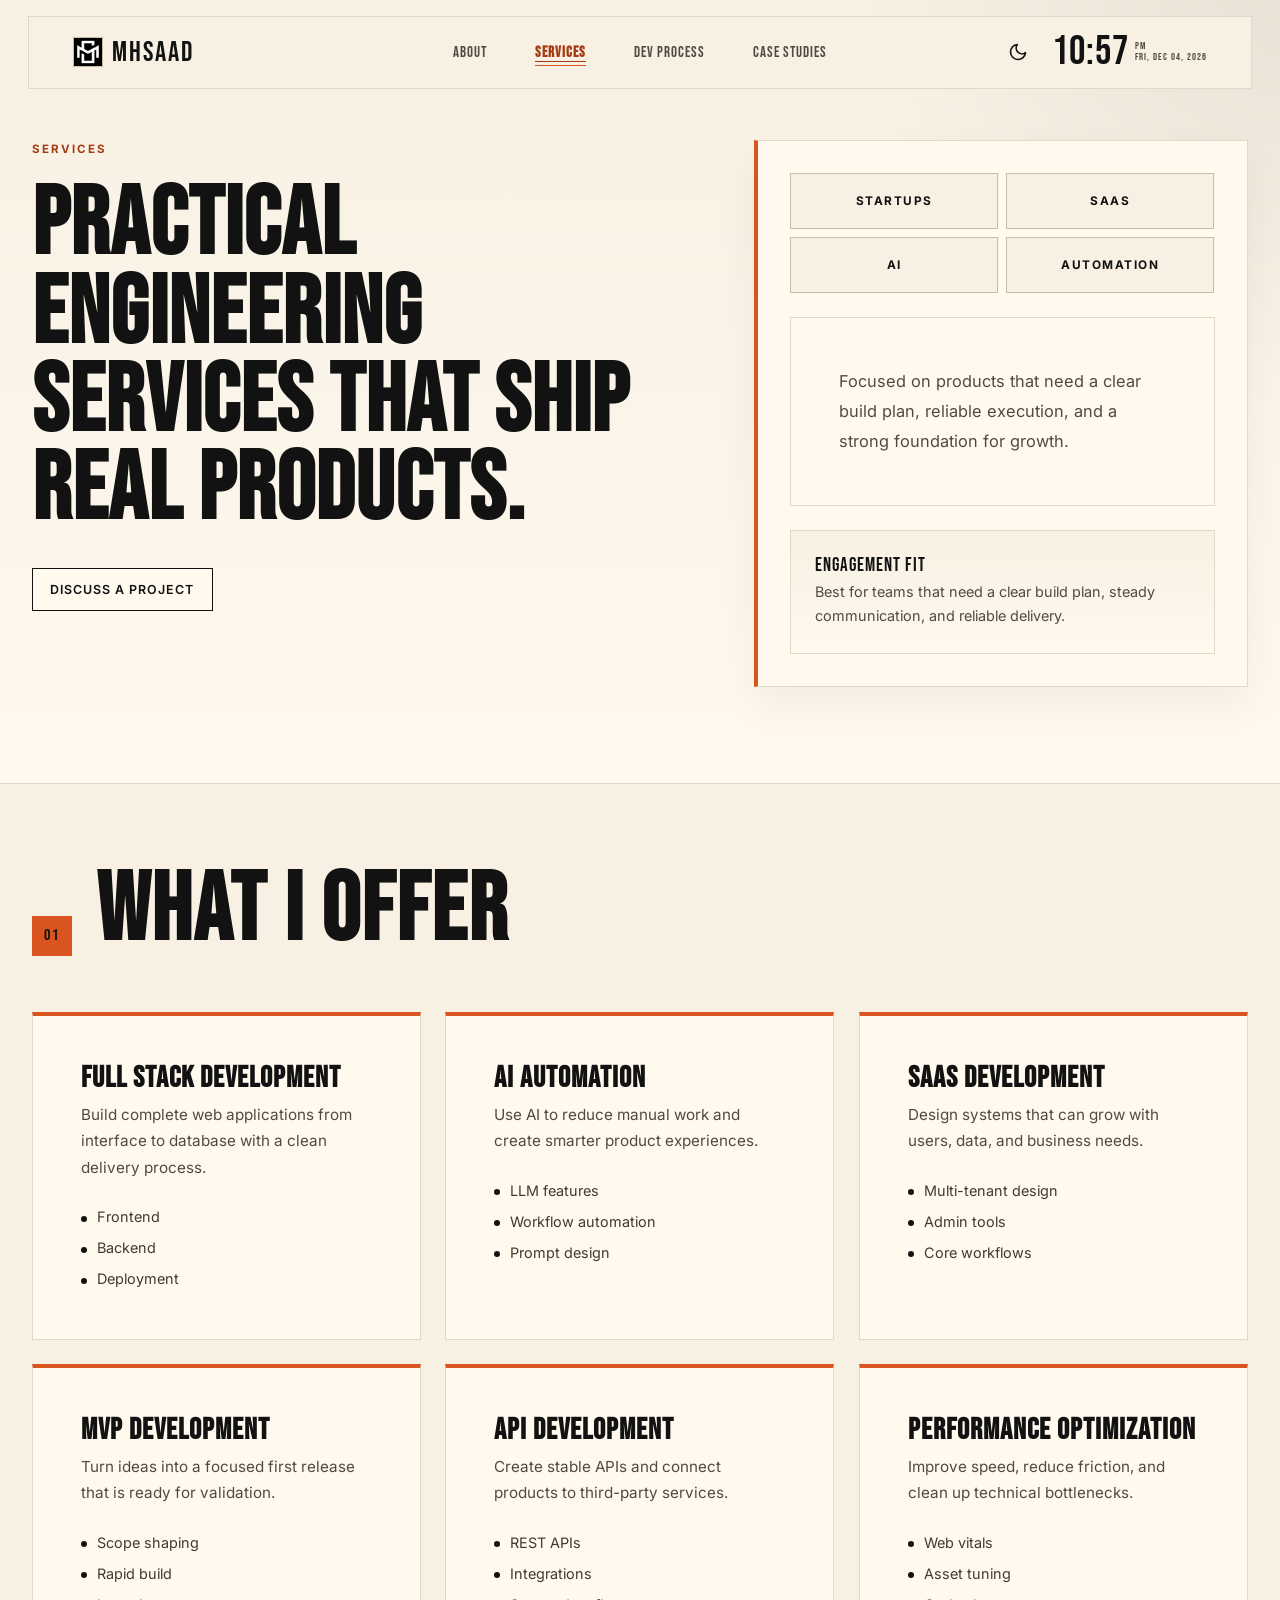
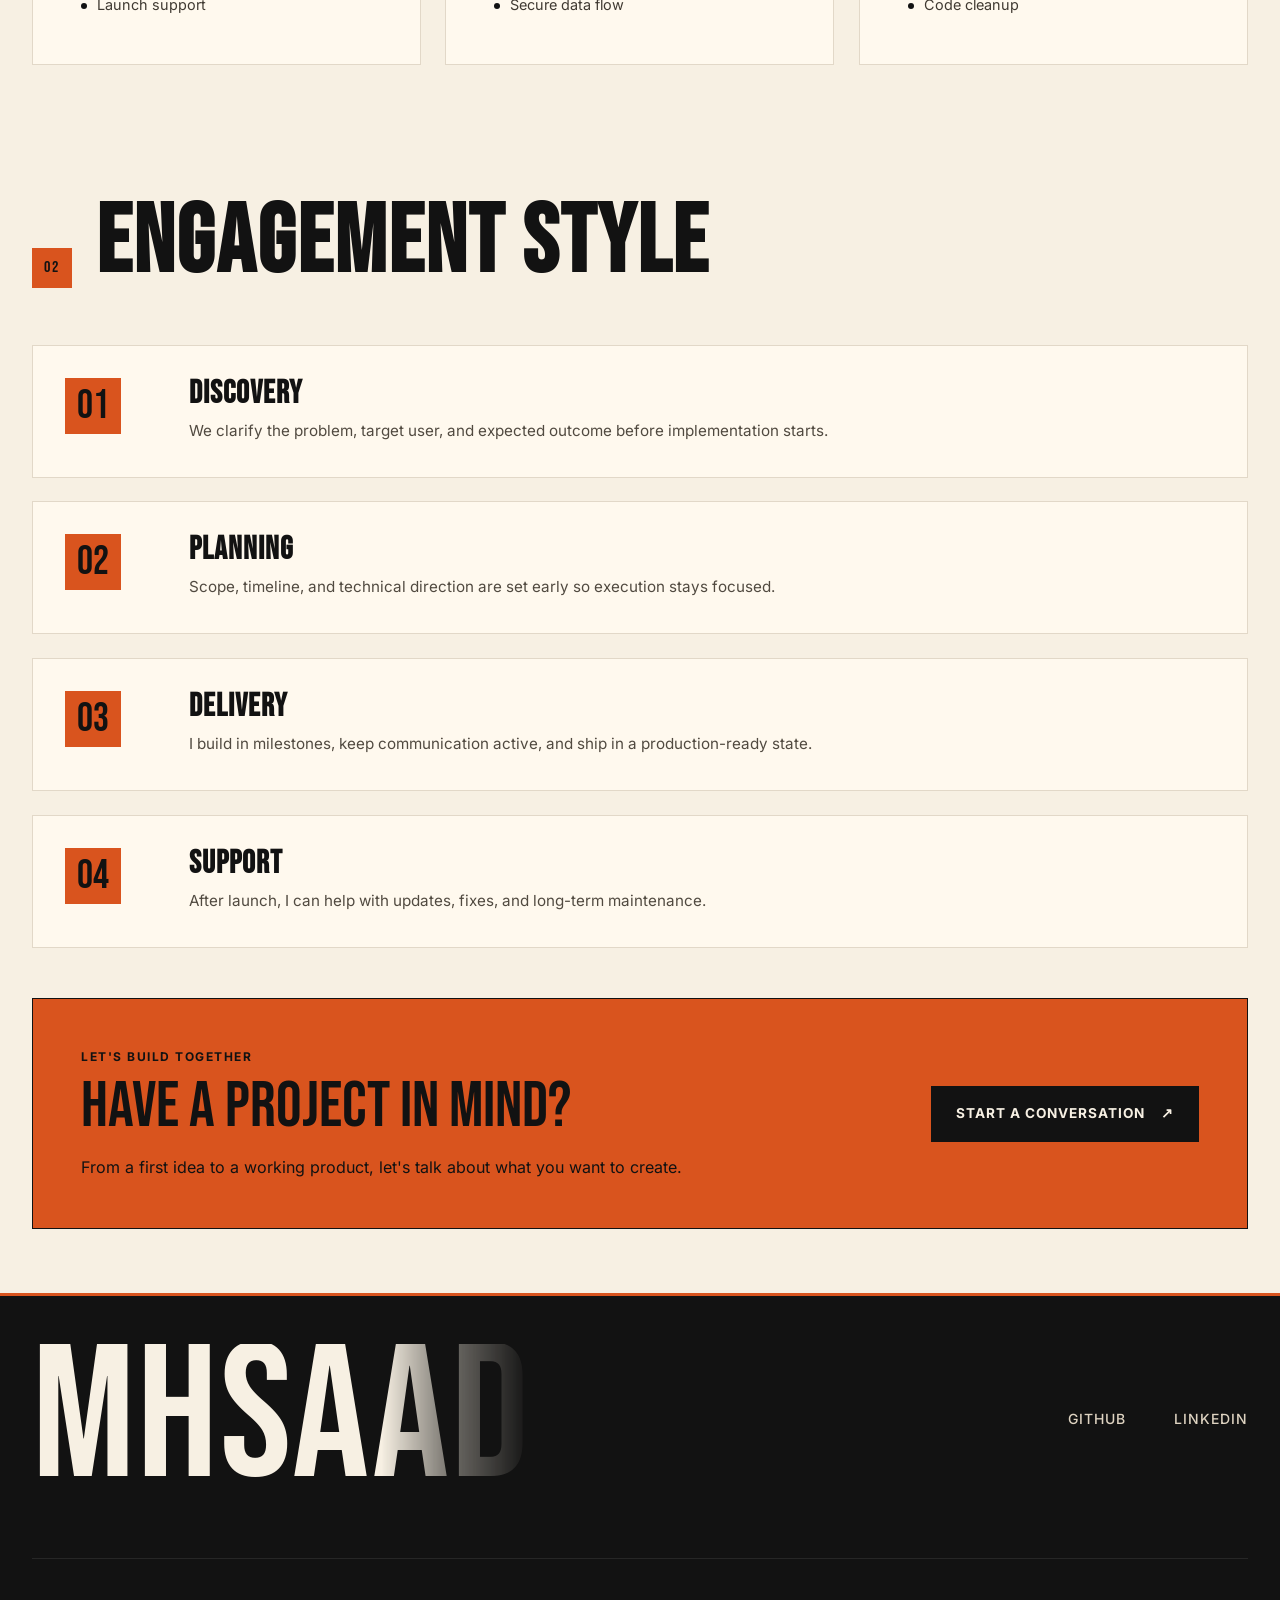
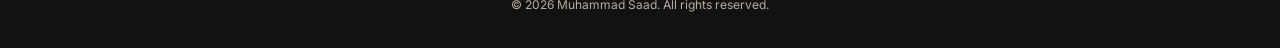
<file: services.html>
<!DOCTYPE html>
<html lang="en">
<head>
<meta charset="utf-8">
<meta content="width=device-width, initial-scale=1.0" name="viewport">
<meta content="Services offered by Muhammad Saad, Full-Stack Software Engineer focused on AI automation, SaaS development, and scalable web applications." name="description">
<title>Services | Muhammad Saad</title>

<link href="images/msstudio.webp" rel="icon" type="image/jpeg">
<link rel="preload" href="fonts/JTUSjIg69CK48gW7PXoo9Wdhyzbi.woff2" as="font" type="font/woff2" crossorigin>
<style>:root{--color-black:var(--color-ink);--color-white:#FFF9EE;--color-gray-100:var(--color-cream);--color-gray-200:#E2D8C8;--color-gray-300:#C9BDAA;--color-gray-400:#756A5B;--color-gray-500:#655B4E;--color-gray-600:#514A40;--color-gray-700:#403A32;--color-gray-800:#2A2621;--color-gray-900:#1B1916;--font-display:'Bebas Neue',sans-serif;--font-body:'Inter',sans-serif;--spacing-xs:0.25rem;--spacing-sm:0.5rem;--spacing-md:1rem;--spacing-lg:1.5rem;--spacing-xl:2rem;--spacing-2xl:3rem;--spacing-3xl:4rem;--spacing-4xl:6rem;--container-max:1400px;--card-gap:1.5rem;--color-nav-scrolled:rgba(247, 240, 227, 0.95);--color-overlay-bg:rgba(255, 249, 238, 0.9);--color-overlay-btn:rgba(255, 249, 238, 0.96);--color-submit-bg:var(--color-accent);--color-submit-text:var(--color-ink);--color-submit-hover-bg:var(--color-accent-hover);--color-submit-hover-text:var(--color-ink);--color-skeleton-1:#E9E0D2;--color-skeleton-2:#FFF9EE;--color-cream:#F7F0E3;--color-ink:#121212;--color-accent:#D9541E;--color-accent-text:#A63B11;--color-accent-hover:#E96630;--color-accent-soft:#F5DFCF;}*,::after,::before{margin:0;padding:0;box-sizing:border-box}html{scroll-behavior:smooth;font-size:16px}body{font-family:var(--font-body);font-weight:400;line-height:1.6;color:var(--color-black);background-color:var(--color-gray-100);-webkit-font-smoothing:antialiased;-moz-osx-font-smoothing:grayscale}a{text-decoration:none;color:inherit}ul{list-style:none}img{max-width:100%;height:auto;display:block}button{font-family:inherit;border:none;background:0 0}.container{width:100%;max-width:var(--container-max);margin:0 auto;padding:0 var(--spacing-xl)}.navbar{position:fixed;top:clamp(.5rem,1.5vw,1rem);left:clamp(.75rem,2.4vw,1.75rem);right:clamp(.75rem,2.4vw,1.75rem);z-index:1000;background-color:var(--color-gray-100);border:1px solid var(--color-gray-200)}.nav-container{max-width:var(--container-max);margin:0 auto;padding:var(--spacing-md) clamp(1.25rem,4vw,2.75rem);display:grid;grid-template-columns:1fr auto 1fr;column-gap:var(--spacing-lg);align-items:center;width:100%}.nav-logo{display:inline-flex;align-items:center;gap:.55rem;font-family:var(--font-display);font-size:1.75rem;letter-spacing:2px;color:var(--color-black)}.brand-logo-image{width:30px;height:30px;display:block;object-fit:cover;border:1px solid var(--color-gray-300)}.brand-logo-text{display:inline-flex;align-items:center;height:30px;line-height:1;transform:translateY(1px)}.nav-menu{display:flex;gap:var(--spacing-2xl);justify-self:center}.nav-meta{justify-self:end;display:flex;align-items:center;gap:1.25rem}.theme-toggle-btn{background:0 0;border:none;color:var(--color-black);display:flex;align-items:center;justify-content:center;padding:.25rem}.nav-datetime{display:flex;align-items:center;line-height:1;min-width:8.4rem;--nav-time-size:clamp(1.9rem, 3.2vw, 2.6rem);--nav-time-line-height:0.95}.nav-time-wrap{display:flex;align-items:flex-start;gap:.36rem}.nav-time-meta{display:flex;flex-direction:column;align-items:flex-start;justify-content:center;height:calc(var(--nav-time-size) * var(--nav-time-line-height));gap:.02rem}.nav-time{font-family:var(--font-display);font-size:var(--nav-time-size);letter-spacing:1px;line-height:var(--nav-time-line-height);font-weight:400}.nav-ampm{width:auto;text-align:left;font-size:.62rem;line-height:1;font-weight:300;letter-spacing:1.3px;text-transform:uppercase;color:var(--color-gray-600);font-family:var(--font-display)}.nav-date{width:auto;text-align:left;font-size:.62rem;line-height:1;font-weight:300;letter-spacing:1px;text-transform:uppercase;color:var(--color-gray-600);font-family:var(--font-display)}.nav-link{font-family:var(--font-display);font-size:.95rem;font-weight:300;text-transform:uppercase;letter-spacing:1px;color:var(--color-gray-600);position:relative}.nav-link::after{content:'';position:absolute;bottom:-4px;left:0;width:0;height:1px;background-color:var(--color-black)}.nav-toggle{display:none;flex-direction:column;gap:6px;padding:var(--spacing-sm)}.nav-toggle span{width:24px;height:2px;background-color:var(--color-black);transform-origin:center}.hero-cv-btn{display:inline-flex;align-items:center;justify-content:center;border:1px solid var(--color-black);padding:.68rem 1.08rem;font-family:var(--font-body);font-size:.78rem;font-weight:600;letter-spacing:1px;text-transform:uppercase;color:var(--color-black);background-color:var(--color-white)}.section{padding:clamp(2.75rem,4vw,4rem) 0}.section-header{display:flex;align-items:baseline;gap:var(--spacing-lg);margin-bottom:var(--spacing-lg)}.section-title{font-family:var(--font-display);font-size:clamp(3rem,8vw,6rem);letter-spacing:2px;text-transform:uppercase;color:var(--color-black)}.page-hero{padding:140px 0 var(--spacing-4xl);position:relative;overflow:hidden;background:radial-gradient(circle at top right,rgba(0,0,0,.06),transparent 28%),linear-gradient(180deg,var(--color-gray-100) 0,var(--color-white) 100%);border-bottom:1px solid var(--color-gray-200)}.page-hero-grid{display:grid;grid-template-columns:minmax(0,1.2fr) minmax(0,0.9fr);gap:var(--spacing-3xl);align-items:stretch}.page-hero-copy{display:flex;flex-direction:column;gap:var(--spacing-lg);width:100%;max-width:none}.page-hero-copy,.page-hero-panel{min-width:0}.page-kicker{font-size:.72rem;font-weight:700;text-transform:uppercase;letter-spacing:2px;color:var(--color-gray-500)}.page-hero-title{font-family:var(--font-display);font-size:clamp(3.6rem,7.5vw,6.8rem);line-height:.92;letter-spacing:1px;text-transform:uppercase;color:var(--color-black);max-width:17ch}.page-hero-text{max-width:68ch;font-size:1.02rem;line-height:1.85;color:var(--color-gray-600)}.page-hero-actions{display:flex;flex-wrap:wrap;gap:var(--spacing-sm);margin-top:var(--spacing-sm)}.page-hero-panel{position:relative;width:100%;overflow:hidden;isolation:isolate;background-color:var(--color-white);border:1px solid var(--color-gray-200);padding:var(--spacing-xl);display:flex;flex-direction:column;gap:var(--spacing-lg);box-shadow:0 18px 40px rgba(0,0,0,.05);align-self:stretch}.expertise-row{display:flex;flex-direction:column;gap:0}.expertise-label{display:none}.expertise-stack{display:grid;grid-template-columns:repeat(2,minmax(0,1fr));gap:var(--spacing-sm)}.expertise-pill{display:inline-flex;align-items:center;justify-content:center;min-height:56px;padding:.75rem 1rem;font-size:.74rem;font-weight:700;letter-spacing:1.5px;text-transform:uppercase;color:var(--color-black);background-color:var(--color-gray-100);border:1px solid var(--color-gray-300);border-radius:0;will-change:transform}.page-hero-panel .expertise-stack{width:100%}.page-hero-note{margin-top:auto;padding:var(--spacing-lg);background:linear-gradient(180deg,var(--color-gray-100) 0,var(--color-white) 100%);border:1px solid var(--color-gray-200);display:flex;flex-direction:column;gap:var(--spacing-xs)}.page-hero-note-title{font-family:var(--font-display);font-size:1.2rem;line-height:1.1;letter-spacing:1px;text-transform:uppercase}.page-hero-note-text{font-size:.9rem;line-height:1.7;color:var(--color-gray-600)}.page-panel{padding:var(--spacing-2xl);background-color:var(--color-white);border:1px solid var(--color-gray-200)}@media (max-width:992px){.page-hero-grid{grid-template-columns:1fr}.expertise-stack{grid-template-columns:repeat(2,minmax(0,1fr))}}@media (max-width:768px){:root{--spacing-xl:1.5rem;--spacing-2xl:2rem;--spacing-3xl:3rem;--spacing-4xl:4rem}.nav-menu{position:fixed;top:0;right:0;width:100%;height:100vh;flex-direction:column;align-items:center;justify-content:center;gap:var(--spacing-2xl);background-color:var(--color-white);transform:translateX(100%)}.nav-toggle{display:flex;z-index:100}.nav-link{font-size:1.5rem}.nav-container{grid-template-columns:1fr auto auto;gap:var(--spacing-md)}.nav-meta{display:flex;justify-content:flex-end}.nav-datetime{display:none}.expertise-stack{grid-template-columns:repeat(2,minmax(0,1fr));gap:var(--spacing-xs)}.nav-menu{position:fixed;top:calc(clamp(.5rem,1.5vw,1rem) + 4.8rem);left:clamp(.75rem,2.4vw,1.75rem);right:clamp(.75rem,2.4vw,1.75rem);width:auto;max-height:calc(100vh - 7.5rem);flex-direction:column;align-items:stretch;justify-content:flex-start;gap:var(--spacing-md);padding:var(--spacing-xl);background:linear-gradient(180deg,var(--color-white),var(--color-gray-100)),var(--color-white);border:1px solid var(--color-gray-200);box-shadow:0 28px 60px rgba(0,0,0,.12);border-radius:24px;transform:translate3d(0,-12px,0) scale(.985);opacity:0;visibility:hidden;overflow-y:auto;transform-origin:top center}.nav-menu li{opacity:0;transform:translateY(10px)}.nav-link{font-size:1.15rem;font-weight:700;letter-spacing:1.2px;width:100%;padding:.15rem 0}}@media (max-width:480px){.container{padding:0 var(--spacing-md)}.section-title{font-size:2.5rem}.page-hero{padding-top:110px}.page-hero-title{max-width:none}}::-webkit-scrollbar{width:8px}::-webkit-scrollbar-track{background:var(--color-gray-100)}::-webkit-scrollbar-thumb{background:var(--color-gray-400)}::-webkit-scrollbar-thumb:hover{background:var(--color-gray-600)}@media (prefers-reduced-motion:reduce){*,::after,::before{animation-duration:0s!important;animation-iteration-count:1!important}body{opacity:1}}@media (prefers-contrast:high){:root{--color-gray-200:#c0c0c0;--color-gray-400:#808080;--color-gray-500:#606060;--color-gray-600:#404040}}
@font-face {
  font-family: 'Bebas Neue';
  font-style: normal;
  font-weight: 400;
  font-display: block;
  src: url(fonts/JTUSjIg69CK48gW7PXoo9Wdhyzbi.woff2) format('woff2');
  unicode-range: U+0100-02BA, U+02BD-02C5, U+02C7-02CC, U+02CE-02D7, U+02DD-02FF, U+0304, U+0308, U+0329, U+1D00-1DBF, U+1E00-1E9F, U+1EF2-1EFF, U+2020, U+20A0-20AB, U+20AD-20C0, U+2113, U+2C60-2C7F, U+A720-A7FF;
}

@font-face {
  font-family: 'Bebas Neue';
  font-style: normal;
  font-weight: 400;
  font-display: block;
  src: url(fonts/JTUSjIg69CK48gW7PXoo9Wlhyw.woff2) format('woff2');
  unicode-range: U+0000-00FF, U+0131, U+0152-0153, U+02BB-02BC, U+02C6, U+02DA, U+02DC, U+0304, U+0308, U+0329, U+2000-206F, U+20AC, U+2122, U+2191, U+2193, U+2212, U+2215, U+FEFF, U+FFFD;
}

@font-face {
  font-family: 'Inter';
  font-style: normal;
  font-weight: 300;
  font-display: swap;
  src: url(fonts/UcC73FwrK3iLTeHuS_nVMrMxCp50SjIa2JL7SUc.woff2) format('woff2');
  unicode-range: U+0460-052F, U+1C80-1C8A, U+20B4, U+2DE0-2DFF, U+A640-A69F, U+FE2E-FE2F;
}

@font-face {
  font-family: 'Inter';
  font-style: normal;
  font-weight: 300;
  font-display: swap;
  src: url(fonts/UcC73FwrK3iLTeHuS_nVMrMxCp50SjIa0ZL7SUc.woff2) format('woff2');
  unicode-range: U+0301, U+0400-045F, U+0490-0491, U+04B0-04B1, U+2116;
}

@font-face {
  font-family: 'Inter';
  font-style: normal;
  font-weight: 300;
  font-display: swap;
  src: url(fonts/UcC73FwrK3iLTeHuS_nVMrMxCp50SjIa2ZL7SUc.woff2) format('woff2');
  unicode-range: U+1F00-1FFF;
}

@font-face {
  font-family: 'Inter';
  font-style: normal;
  font-weight: 300;
  font-display: swap;
  src: url(fonts/UcC73FwrK3iLTeHuS_nVMrMxCp50SjIa1pL7SUc.woff2) format('woff2');
  unicode-range: U+0370-0377, U+037A-037F, U+0384-038A, U+038C, U+038E-03A1, U+03A3-03FF;
}

@font-face {
  font-family: 'Inter';
  font-style: normal;
  font-weight: 300;
  font-display: swap;
  src: url(fonts/UcC73FwrK3iLTeHuS_nVMrMxCp50SjIa2pL7SUc.woff2) format('woff2');
  unicode-range: U+0102-0103, U+0110-0111, U+0128-0129, U+0168-0169, U+01A0-01A1, U+01AF-01B0, U+0300-0301, U+0303-0304, U+0308-0309, U+0323, U+0329, U+1EA0-1EF9, U+20AB;
}

@font-face {
  font-family: 'Inter';
  font-style: normal;
  font-weight: 300;
  font-display: swap;
  src: url(fonts/UcC73FwrK3iLTeHuS_nVMrMxCp50SjIa25L7SUc.woff2) format('woff2');
  unicode-range: U+0100-02BA, U+02BD-02C5, U+02C7-02CC, U+02CE-02D7, U+02DD-02FF, U+0304, U+0308, U+0329, U+1D00-1DBF, U+1E00-1E9F, U+1EF2-1EFF, U+2020, U+20A0-20AB, U+20AD-20C0, U+2113, U+2C60-2C7F, U+A720-A7FF;
}

@font-face {
  font-family: 'Inter';
  font-style: normal;
  font-weight: 300;
  font-display: swap;
  src: url(fonts/UcC73FwrK3iLTeHuS_nVMrMxCp50SjIa1ZL7.woff2) format('woff2');
  unicode-range: U+0000-00FF, U+0131, U+0152-0153, U+02BB-02BC, U+02C6, U+02DA, U+02DC, U+0304, U+0308, U+0329, U+2000-206F, U+20AC, U+2122, U+2191, U+2193, U+2212, U+2215, U+FEFF, U+FFFD;
}

@font-face {
  font-family: 'Inter';
  font-style: normal;
  font-weight: 400;
  font-display: swap;
  src: url(fonts/UcC73FwrK3iLTeHuS_nVMrMxCp50SjIa2JL7SUc.woff2) format('woff2');
  unicode-range: U+0460-052F, U+1C80-1C8A, U+20B4, U+2DE0-2DFF, U+A640-A69F, U+FE2E-FE2F;
}

@font-face {
  font-family: 'Inter';
  font-style: normal;
  font-weight: 400;
  font-display: swap;
  src: url(fonts/UcC73FwrK3iLTeHuS_nVMrMxCp50SjIa0ZL7SUc.woff2) format('woff2');
  unicode-range: U+0301, U+0400-045F, U+0490-0491, U+04B0-04B1, U+2116;
}

@font-face {
  font-family: 'Inter';
  font-style: normal;
  font-weight: 400;
  font-display: swap;
  src: url(fonts/UcC73FwrK3iLTeHuS_nVMrMxCp50SjIa2ZL7SUc.woff2) format('woff2');
  unicode-range: U+1F00-1FFF;
}

@font-face {
  font-family: 'Inter';
  font-style: normal;
  font-weight: 400;
  font-display: swap;
  src: url(fonts/UcC73FwrK3iLTeHuS_nVMrMxCp50SjIa1pL7SUc.woff2) format('woff2');
  unicode-range: U+0370-0377, U+037A-037F, U+0384-038A, U+038C, U+038E-03A1, U+03A3-03FF;
}

@font-face {
  font-family: 'Inter';
  font-style: normal;
  font-weight: 400;
  font-display: swap;
  src: url(fonts/UcC73FwrK3iLTeHuS_nVMrMxCp50SjIa2pL7SUc.woff2) format('woff2');
  unicode-range: U+0102-0103, U+0110-0111, U+0128-0129, U+0168-0169, U+01A0-01A1, U+01AF-01B0, U+0300-0301, U+0303-0304, U+0308-0309, U+0323, U+0329, U+1EA0-1EF9, U+20AB;
}

@font-face {
  font-family: 'Inter';
  font-style: normal;
  font-weight: 400;
  font-display: swap;
  src: url(fonts/UcC73FwrK3iLTeHuS_nVMrMxCp50SjIa25L7SUc.woff2) format('woff2');
  unicode-range: U+0100-02BA, U+02BD-02C5, U+02C7-02CC, U+02CE-02D7, U+02DD-02FF, U+0304, U+0308, U+0329, U+1D00-1DBF, U+1E00-1E9F, U+1EF2-1EFF, U+2020, U+20A0-20AB, U+20AD-20C0, U+2113, U+2C60-2C7F, U+A720-A7FF;
}

@font-face {
  font-family: 'Inter';
  font-style: normal;
  font-weight: 400;
  font-display: swap;
  src: url(fonts/UcC73FwrK3iLTeHuS_nVMrMxCp50SjIa1ZL7.woff2) format('woff2');
  unicode-range: U+0000-00FF, U+0131, U+0152-0153, U+02BB-02BC, U+02C6, U+02DA, U+02DC, U+0304, U+0308, U+0329, U+2000-206F, U+20AC, U+2122, U+2191, U+2193, U+2212, U+2215, U+FEFF, U+FFFD;
}

@font-face {
  font-family: 'Inter';
  font-style: normal;
  font-weight: 500;
  font-display: swap;
  src: url(fonts/UcC73FwrK3iLTeHuS_nVMrMxCp50SjIa2JL7SUc.woff2) format('woff2');
  unicode-range: U+0460-052F, U+1C80-1C8A, U+20B4, U+2DE0-2DFF, U+A640-A69F, U+FE2E-FE2F;
}

@font-face {
  font-family: 'Inter';
  font-style: normal;
  font-weight: 500;
  font-display: swap;
  src: url(fonts/UcC73FwrK3iLTeHuS_nVMrMxCp50SjIa0ZL7SUc.woff2) format('woff2');
  unicode-range: U+0301, U+0400-045F, U+0490-0491, U+04B0-04B1, U+2116;
}

@font-face {
  font-family: 'Inter';
  font-style: normal;
  font-weight: 500;
  font-display: swap;
  src: url(fonts/UcC73FwrK3iLTeHuS_nVMrMxCp50SjIa2ZL7SUc.woff2) format('woff2');
  unicode-range: U+1F00-1FFF;
}

@font-face {
  font-family: 'Inter';
  font-style: normal;
  font-weight: 500;
  font-display: swap;
  src: url(fonts/UcC73FwrK3iLTeHuS_nVMrMxCp50SjIa1pL7SUc.woff2) format('woff2');
  unicode-range: U+0370-0377, U+037A-037F, U+0384-038A, U+038C, U+038E-03A1, U+03A3-03FF;
}

@font-face {
  font-family: 'Inter';
  font-style: normal;
  font-weight: 500;
  font-display: swap;
  src: url(fonts/UcC73FwrK3iLTeHuS_nVMrMxCp50SjIa2pL7SUc.woff2) format('woff2');
  unicode-range: U+0102-0103, U+0110-0111, U+0128-0129, U+0168-0169, U+01A0-01A1, U+01AF-01B0, U+0300-0301, U+0303-0304, U+0308-0309, U+0323, U+0329, U+1EA0-1EF9, U+20AB;
}

@font-face {
  font-family: 'Inter';
  font-style: normal;
  font-weight: 500;
  font-display: swap;
  src: url(fonts/UcC73FwrK3iLTeHuS_nVMrMxCp50SjIa25L7SUc.woff2) format('woff2');
  unicode-range: U+0100-02BA, U+02BD-02C5, U+02C7-02CC, U+02CE-02D7, U+02DD-02FF, U+0304, U+0308, U+0329, U+1D00-1DBF, U+1E00-1E9F, U+1EF2-1EFF, U+2020, U+20A0-20AB, U+20AD-20C0, U+2113, U+2C60-2C7F, U+A720-A7FF;
}

@font-face {
  font-family: 'Inter';
  font-style: normal;
  font-weight: 500;
  font-display: swap;
  src: url(fonts/UcC73FwrK3iLTeHuS_nVMrMxCp50SjIa1ZL7.woff2) format('woff2');
  unicode-range: U+0000-00FF, U+0131, U+0152-0153, U+02BB-02BC, U+02C6, U+02DA, U+02DC, U+0304, U+0308, U+0329, U+2000-206F, U+20AC, U+2122, U+2191, U+2193, U+2212, U+2215, U+FEFF, U+FFFD;
}

@font-face {
  font-family: 'Inter';
  font-style: normal;
  font-weight: 600;
  font-display: swap;
  src: url(fonts/UcC73FwrK3iLTeHuS_nVMrMxCp50SjIa2JL7SUc.woff2) format('woff2');
  unicode-range: U+0460-052F, U+1C80-1C8A, U+20B4, U+2DE0-2DFF, U+A640-A69F, U+FE2E-FE2F;
}

@font-face {
  font-family: 'Inter';
  font-style: normal;
  font-weight: 600;
  font-display: swap;
  src: url(fonts/UcC73FwrK3iLTeHuS_nVMrMxCp50SjIa0ZL7SUc.woff2) format('woff2');
  unicode-range: U+0301, U+0400-045F, U+0490-0491, U+04B0-04B1, U+2116;
}

@font-face {
  font-family: 'Inter';
  font-style: normal;
  font-weight: 600;
  font-display: swap;
  src: url(fonts/UcC73FwrK3iLTeHuS_nVMrMxCp50SjIa2ZL7SUc.woff2) format('woff2');
  unicode-range: U+1F00-1FFF;
}

@font-face {
  font-family: 'Inter';
  font-style: normal;
  font-weight: 600;
  font-display: swap;
  src: url(fonts/UcC73FwrK3iLTeHuS_nVMrMxCp50SjIa1pL7SUc.woff2) format('woff2');
  unicode-range: U+0370-0377, U+037A-037F, U+0384-038A, U+038C, U+038E-03A1, U+03A3-03FF;
}

@font-face {
  font-family: 'Inter';
  font-style: normal;
  font-weight: 600;
  font-display: swap;
  src: url(fonts/UcC73FwrK3iLTeHuS_nVMrMxCp50SjIa2pL7SUc.woff2) format('woff2');
  unicode-range: U+0102-0103, U+0110-0111, U+0128-0129, U+0168-0169, U+01A0-01A1, U+01AF-01B0, U+0300-0301, U+0303-0304, U+0308-0309, U+0323, U+0329, U+1EA0-1EF9, U+20AB;
}

@font-face {
  font-family: 'Inter';
  font-style: normal;
  font-weight: 600;
  font-display: swap;
  src: url(fonts/UcC73FwrK3iLTeHuS_nVMrMxCp50SjIa25L7SUc.woff2) format('woff2');
  unicode-range: U+0100-02BA, U+02BD-02C5, U+02C7-02CC, U+02CE-02D7, U+02DD-02FF, U+0304, U+0308, U+0329, U+1D00-1DBF, U+1E00-1E9F, U+1EF2-1EFF, U+2020, U+20A0-20AB, U+20AD-20C0, U+2113, U+2C60-2C7F, U+A720-A7FF;
}

@font-face {
  font-family: 'Inter';
  font-style: normal;
  font-weight: 600;
  font-display: swap;
  src: url(fonts/UcC73FwrK3iLTeHuS_nVMrMxCp50SjIa1ZL7.woff2) format('woff2');
  unicode-range: U+0000-00FF, U+0131, U+0152-0153, U+02BB-02BC, U+02C6, U+02DA, U+02DC, U+0304, U+0308, U+0329, U+2000-206F, U+20AC, U+2122, U+2191, U+2193, U+2212, U+2215, U+FEFF, U+FFFD;
}

@font-face {
  font-family: 'Inter';
  font-style: normal;
  font-weight: 700;
  font-display: swap;
  src: url(fonts/UcC73FwrK3iLTeHuS_nVMrMxCp50SjIa2JL7SUc.woff2) format('woff2');
  unicode-range: U+0460-052F, U+1C80-1C8A, U+20B4, U+2DE0-2DFF, U+A640-A69F, U+FE2E-FE2F;
}

@font-face {
  font-family: 'Inter';
  font-style: normal;
  font-weight: 700;
  font-display: swap;
  src: url(fonts/UcC73FwrK3iLTeHuS_nVMrMxCp50SjIa0ZL7SUc.woff2) format('woff2');
  unicode-range: U+0301, U+0400-045F, U+0490-0491, U+04B0-04B1, U+2116;
}

@font-face {
  font-family: 'Inter';
  font-style: normal;
  font-weight: 700;
  font-display: swap;
  src: url(fonts/UcC73FwrK3iLTeHuS_nVMrMxCp50SjIa2ZL7SUc.woff2) format('woff2');
  unicode-range: U+1F00-1FFF;
}

@font-face {
  font-family: 'Inter';
  font-style: normal;
  font-weight: 700;
  font-display: swap;
  src: url(fonts/UcC73FwrK3iLTeHuS_nVMrMxCp50SjIa1pL7SUc.woff2) format('woff2');
  unicode-range: U+0370-0377, U+037A-037F, U+0384-038A, U+038C, U+038E-03A1, U+03A3-03FF;
}

@font-face {
  font-family: 'Inter';
  font-style: normal;
  font-weight: 700;
  font-display: swap;
  src: url(fonts/UcC73FwrK3iLTeHuS_nVMrMxCp50SjIa2pL7SUc.woff2) format('woff2');
  unicode-range: U+0102-0103, U+0110-0111, U+0128-0129, U+0168-0169, U+01A0-01A1, U+01AF-01B0, U+0300-0301, U+0303-0304, U+0308-0309, U+0323, U+0329, U+1EA0-1EF9, U+20AB;
}

@font-face {
  font-family: 'Inter';
  font-style: normal;
  font-weight: 700;
  font-display: swap;
  src: url(fonts/UcC73FwrK3iLTeHuS_nVMrMxCp50SjIa25L7SUc.woff2) format('woff2');
  unicode-range: U+0100-02BA, U+02BD-02C5, U+02C7-02CC, U+02CE-02D7, U+02DD-02FF, U+0304, U+0308, U+0329, U+1D00-1DBF, U+1E00-1E9F, U+1EF2-1EFF, U+2020, U+20A0-20AB, U+20AD-20C0, U+2113, U+2C60-2C7F, U+A720-A7FF;
}

@font-face {
  font-family: 'Inter';
  font-style: normal;
  font-weight: 700;
  font-display: swap;
  src: url(fonts/UcC73FwrK3iLTeHuS_nVMrMxCp50SjIa1ZL7.woff2) format('woff2');
  unicode-range: U+0000-00FF, U+0131, U+0152-0153, U+02BB-02BC, U+02C6, U+02DA, U+02DC, U+0304, U+0308, U+0329, U+2000-206F, U+20AC, U+2122, U+2191, U+2193, U+2212, U+2215, U+FEFF, U+FFFD;
}
</style><link rel="preload" href="styles.min.css?v=cream-orange-2" as="style" onload="this.onload=null;this.rel='stylesheet'">
<noscript><link rel="stylesheet" href="styles.min.css?v=cream-orange-2"></noscript>
</head>
<body>
<nav class="navbar">
<div class="nav-container">
<a aria-label="MsStudio" class="nav-logo" href="index.html#hero"><img alt="MsStudio logo" class="brand-logo-image" width="150" height="150" src="images/msstudio.webp"/><span class="brand-logo-text">MhSaad</span></a>
<ul class="nav-menu">
<li><a class="nav-link" href="about.html">About</a></li>
<li><a class="nav-link" href="services.html">Services</a></li>
<li><a class="nav-link" href="dev-process.html">Dev Process</a></li>
<li><a class="nav-link" href="case-studies.html">Case Studies</a></li>
</ul>
<div class="nav-meta"><button aria-label="Toggle dark mode" class="theme-toggle-btn" id="themeToggle"><svg class="sun-icon" fill="none" height="20" stroke="currentColor" stroke-linecap="round" stroke-linejoin="round" stroke-width="2" style="display: none;" viewbox="0 0 24 24" width="20"><circle cx="12" cy="12" r="5"></circle><line x1="12" x2="12" y1="1" y2="3"></line><line x1="12" x2="12" y1="21" y2="23"></line><line x1="4.22" x2="5.64" y1="4.22" y2="5.64"></line><line x1="18.36" x2="19.78" y1="18.36" y2="19.78"></line><line x1="1" x2="3" y1="12" y2="12"></line><line x1="21" x2="23" y1="12" y2="12"></line><line x1="4.22" x2="5.64" y1="19.78" y2="18.36"></line><line x1="18.36" x2="19.78" y1="5.64" y2="4.22"></line></svg><svg class="moon-icon" fill="none" height="20" stroke="currentColor" stroke-linecap="round" stroke-linejoin="round" stroke-width="2" viewbox="0 0 24 24" width="20"><path d="M21 12.79A9 9 0 1 1 11.21 3 7 7 0 0 0 21 12.79z"></path></svg></button><div aria-live="polite" class="nav-datetime"><div class="nav-time-wrap"><span class="nav-time" id="navTime">12:00</span><div class="nav-time-meta"><span class="nav-ampm" id="navAmPm">AM</span><span class="nav-date" id="navDate">THU, 26 MAR 2026</span></div></div></div></div>
<button aria-label="Toggle navigation" class="nav-toggle"><span></span><span></span></button>
</div>
</nav>
<header class="page-hero">
<div class="container page-hero-grid">
<div class="page-hero-copy">
<span class="page-kicker">Services</span>
<h1 class="page-hero-title">Practical engineering services that ship real products.</h1>
<div class="page-hero-actions"><a class="hero-cv-btn" href="contact.html">Discuss a Project</a></div>
</div>
<div class="page-hero-panel">
<div class="expertise-row">
<span class="expertise-label">Best fit for</span>
<div class="expertise-stack">
<span class="expertise-pill">Startups</span>
<span class="expertise-pill">SaaS</span>
<span class="expertise-pill">AI</span>
<span class="expertise-pill">Automation</span>
</div>
</div>
<div class="page-panel">
<p class="page-hero-text" style="margin-bottom:0;">Focused on products that need a clear build plan, reliable execution, and a strong foundation for growth.</p>
</div>
<div class="page-hero-note">
<span class="page-hero-note-title">Engagement Fit</span>
<p class="page-hero-note-text">Best for teams that need a clear build plan, steady communication, and reliable delivery.</p>
</div>
</div>
</div>
</header>
<main>
<section class="section">
<div class="container">
<div class="section-header"><span class="section-number">01</span><h2 class="section-title">What I Offer</h2></div>
<div class="feature-grid">
<article class="feature-card"><h3 class="feature-title">Full Stack Development</h3><p class="feature-text">Build complete web applications from interface to database with a clean delivery process.</p><ul class="feature-list"><li>Frontend</li><li>Backend</li><li>Deployment</li></ul></article>
<article class="feature-card"><h3 class="feature-title">AI Automation</h3><p class="feature-text">Use AI to reduce manual work and create smarter product experiences.</p><ul class="feature-list"><li>LLM features</li><li>Workflow automation</li><li>Prompt design</li></ul></article>
<article class="feature-card"><h3 class="feature-title">SaaS Development</h3><p class="feature-text">Design systems that can grow with users, data, and business needs.</p><ul class="feature-list"><li>Multi-tenant design</li><li>Admin tools</li><li>Core workflows</li></ul></article>
<article class="feature-card"><h3 class="feature-title">MVP Development</h3><p class="feature-text">Turn ideas into a focused first release that is ready for validation.</p><ul class="feature-list"><li>Scope shaping</li><li>Rapid build</li><li>Launch support</li></ul></article>
<article class="feature-card"><h3 class="feature-title">API Development</h3><p class="feature-text">Create stable APIs and connect products to third-party services.</p><ul class="feature-list"><li>REST APIs</li><li>Integrations</li><li>Secure data flow</li></ul></article>
<article class="feature-card"><h3 class="feature-title">Performance Optimization</h3><p class="feature-text">Improve speed, reduce friction, and clean up technical bottlenecks.</p><ul class="feature-list"><li>Web vitals</li><li>Asset tuning</li><li>Code cleanup</li></ul></article>
</div>
</div>
</section>
<section class="section">
<div class="container">
<div class="section-header"><span class="section-number">02</span><h2 class="section-title">Engagement Style</h2></div>
<div class="timeline-grid">
<div class="timeline-step"><div class="timeline-step-index">01</div><div class="timeline-step-copy"><h3 class="timeline-step-title">Discovery</h3><p class="timeline-step-text">We clarify the problem, target user, and expected outcome before implementation starts.</p></div></div>
<div class="timeline-step"><div class="timeline-step-index">02</div><div class="timeline-step-copy"><h3 class="timeline-step-title">Planning</h3><p class="timeline-step-text">Scope, timeline, and technical direction are set early so execution stays focused.</p></div></div>
<div class="timeline-step"><div class="timeline-step-index">03</div><div class="timeline-step-copy"><h3 class="timeline-step-title">Delivery</h3><p class="timeline-step-text">I build in milestones, keep communication active, and ship in a production-ready state.</p></div></div>
<div class="timeline-step"><div class="timeline-step-index">04</div><div class="timeline-step-copy"><h3 class="timeline-step-title">Support</h3><p class="timeline-step-text">After launch, I can help with updates, fixes, and long-term maintenance.</p></div></div>
</div>
</div>
</section>
<section class="project-invite" aria-labelledby="project-invite-title">
<div class="container">
<div class="project-invite-card">
<div class="project-invite-copy">
<span class="project-invite-kicker">Let's build together</span>
<h2 class="project-invite-title" id="project-invite-title">Have a project in mind?</h2>
<p>From a first idea to a working product, let's talk about what you want to create.</p>
</div>
<a class="project-invite-link" href="contact.html">Start a conversation <span aria-hidden="true">&#8599;</span></a>
</div>
</div>
</section>
</main>
<footer class="footer">
<div class="container">
<div class="footer-content">
<div class="footer-brand"><a aria-label="Back to Home" class="footer-logo-link footer-brand-head" href="index.html#hero"><span class="footer-name">MHSAAD</span></a></div>
<div class="footer-links"><a class="footer-link" href="https://github.com/m-saad-1" rel="noopener noreferrer" target="_blank">GitHub</a><a class="footer-link" href="https://www.linkedin.com/in/muhammad-saad24/" rel="noopener noreferrer" target="_blank">LinkedIn</a></div>
<div class="footer-copy"><span>&copy; 2026 Muhammad Saad. All rights reserved.</span></div>
</div>
</div>
</footer>
<script src="script.min.js"></script>
</body>
</html>
</file>
<file: styles.min.css>
@font-face{font-family:'Bebas Neue';font-style:normal;font-weight:400;font-display:swap;src:url(fonts/JTUSjIg69CK48gW7PXoo9Wdhyzbi.woff2) format('woff2');unicode-range:U+0100-02BA,U+02BD-02C5,U+02C7-02CC,U+02CE-02D7,U+02DD-02FF,U+0304,U+0308,U+0329,U+1D00-1DBF,U+1E00-1E9F,U+1EF2-1EFF,U+2020,U+20A0-20AB,U+20AD-20C0,U+2113,U+2C60-2C7F,U+A720-A7FF}@font-face{font-family:'Bebas Neue';font-style:normal;font-weight:400;font-display:swap;src:url(fonts/JTUSjIg69CK48gW7PXoo9Wlhyw.woff2) format('woff2');unicode-range:U+0000-00FF,U+0131,U+0152-0153,U+02BB-02BC,U+02C6,U+02DA,U+02DC,U+0304,U+0308,U+0329,U+2000-206F,U+20AC,U+2122,U+2191,U+2193,U+2212,U+2215,U+FEFF,U+FFFD}@font-face{font-family:Inter;font-style:normal;font-weight:300;font-display:swap;src:url(fonts/UcC73FwrK3iLTeHuS_nVMrMxCp50SjIa2JL7SUc.woff2) format('woff2');unicode-range:U+0460-052F,U+1C80-1C8A,U+20B4,U+2DE0-2DFF,U+A640-A69F,U+FE2E-FE2F}@font-face{font-family:Inter;font-style:normal;font-weight:300;font-display:swap;src:url(fonts/UcC73FwrK3iLTeHuS_nVMrMxCp50SjIa0ZL7SUc.woff2) format('woff2');unicode-range:U+0301,U+0400-045F,U+0490-0491,U+04B0-04B1,U+2116}@font-face{font-family:Inter;font-style:normal;font-weight:300;font-display:swap;src:url(fonts/UcC73FwrK3iLTeHuS_nVMrMxCp50SjIa2ZL7SUc.woff2) format('woff2');unicode-range:U+1F00-1FFF}@font-face{font-family:Inter;font-style:normal;font-weight:300;font-display:swap;src:url(fonts/UcC73FwrK3iLTeHuS_nVMrMxCp50SjIa1pL7SUc.woff2) format('woff2');unicode-range:U+0370-0377,U+037A-037F,U+0384-038A,U+038C,U+038E-03A1,U+03A3-03FF}@font-face{font-family:Inter;font-style:normal;font-weight:300;font-display:swap;src:url(fonts/UcC73FwrK3iLTeHuS_nVMrMxCp50SjIa2pL7SUc.woff2) format('woff2');unicode-range:U+0102-0103,U+0110-0111,U+0128-0129,U+0168-0169,U+01A0-01A1,U+01AF-01B0,U+0300-0301,U+0303-0304,U+0308-0309,U+0323,U+0329,U+1EA0-1EF9,U+20AB}@font-face{font-family:Inter;font-style:normal;font-weight:300;font-display:swap;src:url(fonts/UcC73FwrK3iLTeHuS_nVMrMxCp50SjIa25L7SUc.woff2) format('woff2');unicode-range:U+0100-02BA,U+02BD-02C5,U+02C7-02CC,U+02CE-02D7,U+02DD-02FF,U+0304,U+0308,U+0329,U+1D00-1DBF,U+1E00-1E9F,U+1EF2-1EFF,U+2020,U+20A0-20AB,U+20AD-20C0,U+2113,U+2C60-2C7F,U+A720-A7FF}@font-face{font-family:Inter;font-style:normal;font-weight:300;font-display:swap;src:url(fonts/UcC73FwrK3iLTeHuS_nVMrMxCp50SjIa1ZL7.woff2) format('woff2');unicode-range:U+0000-00FF,U+0131,U+0152-0153,U+02BB-02BC,U+02C6,U+02DA,U+02DC,U+0304,U+0308,U+0329,U+2000-206F,U+20AC,U+2122,U+2191,U+2193,U+2212,U+2215,U+FEFF,U+FFFD}@font-face{font-family:Inter;font-style:normal;font-weight:400;font-display:swap;src:url(fonts/UcC73FwrK3iLTeHuS_nVMrMxCp50SjIa2JL7SUc.woff2) format('woff2');unicode-range:U+0460-052F,U+1C80-1C8A,U+20B4,U+2DE0-2DFF,U+A640-A69F,U+FE2E-FE2F}@font-face{font-family:Inter;font-style:normal;font-weight:400;font-display:swap;src:url(fonts/UcC73FwrK3iLTeHuS_nVMrMxCp50SjIa0ZL7SUc.woff2) format('woff2');unicode-range:U+0301,U+0400-045F,U+0490-0491,U+04B0-04B1,U+2116}@font-face{font-family:Inter;font-style:normal;font-weight:400;font-display:swap;src:url(fonts/UcC73FwrK3iLTeHuS_nVMrMxCp50SjIa2ZL7SUc.woff2) format('woff2');unicode-range:U+1F00-1FFF}@font-face{font-family:Inter;font-style:normal;font-weight:400;font-display:swap;src:url(fonts/UcC73FwrK3iLTeHuS_nVMrMxCp50SjIa1pL7SUc.woff2) format('woff2');unicode-range:U+0370-0377,U+037A-037F,U+0384-038A,U+038C,U+038E-03A1,U+03A3-03FF}@font-face{font-family:Inter;font-style:normal;font-weight:400;font-display:swap;src:url(fonts/UcC73FwrK3iLTeHuS_nVMrMxCp50SjIa2pL7SUc.woff2) format('woff2');unicode-range:U+0102-0103,U+0110-0111,U+0128-0129,U+0168-0169,U+01A0-01A1,U+01AF-01B0,U+0300-0301,U+0303-0304,U+0308-0309,U+0323,U+0329,U+1EA0-1EF9,U+20AB}@font-face{font-family:Inter;font-style:normal;font-weight:400;font-display:swap;src:url(fonts/UcC73FwrK3iLTeHuS_nVMrMxCp50SjIa25L7SUc.woff2) format('woff2');unicode-range:U+0100-02BA,U+02BD-02C5,U+02C7-02CC,U+02CE-02D7,U+02DD-02FF,U+0304,U+0308,U+0329,U+1D00-1DBF,U+1E00-1E9F,U+1EF2-1EFF,U+2020,U+20A0-20AB,U+20AD-20C0,U+2113,U+2C60-2C7F,U+A720-A7FF}@font-face{font-family:Inter;font-style:normal;font-weight:400;font-display:swap;src:url(fonts/UcC73FwrK3iLTeHuS_nVMrMxCp50SjIa1ZL7.woff2) format('woff2');unicode-range:U+0000-00FF,U+0131,U+0152-0153,U+02BB-02BC,U+02C6,U+02DA,U+02DC,U+0304,U+0308,U+0329,U+2000-206F,U+20AC,U+2122,U+2191,U+2193,U+2212,U+2215,U+FEFF,U+FFFD}@font-face{font-family:Inter;font-style:normal;font-weight:500;font-display:swap;src:url(fonts/UcC73FwrK3iLTeHuS_nVMrMxCp50SjIa2JL7SUc.woff2) format('woff2');unicode-range:U+0460-052F,U+1C80-1C8A,U+20B4,U+2DE0-2DFF,U+A640-A69F,U+FE2E-FE2F}@font-face{font-family:Inter;font-style:normal;font-weight:500;font-display:swap;src:url(fonts/UcC73FwrK3iLTeHuS_nVMrMxCp50SjIa0ZL7SUc.woff2) format('woff2');unicode-range:U+0301,U+0400-045F,U+0490-0491,U+04B0-04B1,U+2116}@font-face{font-family:Inter;font-style:normal;font-weight:500;font-display:swap;src:url(fonts/UcC73FwrK3iLTeHuS_nVMrMxCp50SjIa2ZL7SUc.woff2) format('woff2');unicode-range:U+1F00-1FFF}@font-face{font-family:Inter;font-style:normal;font-weight:500;font-display:swap;src:url(fonts/UcC73FwrK3iLTeHuS_nVMrMxCp50SjIa1pL7SUc.woff2) format('woff2');unicode-range:U+0370-0377,U+037A-037F,U+0384-038A,U+038C,U+038E-03A1,U+03A3-03FF}@font-face{font-family:Inter;font-style:normal;font-weight:500;font-display:swap;src:url(fonts/UcC73FwrK3iLTeHuS_nVMrMxCp50SjIa2pL7SUc.woff2) format('woff2');unicode-range:U+0102-0103,U+0110-0111,U+0128-0129,U+0168-0169,U+01A0-01A1,U+01AF-01B0,U+0300-0301,U+0303-0304,U+0308-0309,U+0323,U+0329,U+1EA0-1EF9,U+20AB}@font-face{font-family:Inter;font-style:normal;font-weight:500;font-display:swap;src:url(fonts/UcC73FwrK3iLTeHuS_nVMrMxCp50SjIa25L7SUc.woff2) format('woff2');unicode-range:U+0100-02BA,U+02BD-02C5,U+02C7-02CC,U+02CE-02D7,U+02DD-02FF,U+0304,U+0308,U+0329,U+1D00-1DBF,U+1E00-1E9F,U+1EF2-1EFF,U+2020,U+20A0-20AB,U+20AD-20C0,U+2113,U+2C60-2C7F,U+A720-A7FF}@font-face{font-family:Inter;font-style:normal;font-weight:500;font-display:swap;src:url(fonts/UcC73FwrK3iLTeHuS_nVMrMxCp50SjIa1ZL7.woff2) format('woff2');unicode-range:U+0000-00FF,U+0131,U+0152-0153,U+02BB-02BC,U+02C6,U+02DA,U+02DC,U+0304,U+0308,U+0329,U+2000-206F,U+20AC,U+2122,U+2191,U+2193,U+2212,U+2215,U+FEFF,U+FFFD}@font-face{font-family:Inter;font-style:normal;font-weight:600;font-display:swap;src:url(fonts/UcC73FwrK3iLTeHuS_nVMrMxCp50SjIa2JL7SUc.woff2) format('woff2');unicode-range:U+0460-052F,U+1C80-1C8A,U+20B4,U+2DE0-2DFF,U+A640-A69F,U+FE2E-FE2F}@font-face{font-family:Inter;font-style:normal;font-weight:600;font-display:swap;src:url(fonts/UcC73FwrK3iLTeHuS_nVMrMxCp50SjIa0ZL7SUc.woff2) format('woff2');unicode-range:U+0301,U+0400-045F,U+0490-0491,U+04B0-04B1,U+2116}@font-face{font-family:Inter;font-style:normal;font-weight:600;font-display:swap;src:url(fonts/UcC73FwrK3iLTeHuS_nVMrMxCp50SjIa2ZL7SUc.woff2) format('woff2');unicode-range:U+1F00-1FFF}@font-face{font-family:Inter;font-style:normal;font-weight:600;font-display:swap;src:url(fonts/UcC73FwrK3iLTeHuS_nVMrMxCp50SjIa1pL7SUc.woff2) format('woff2');unicode-range:U+0370-0377,U+037A-037F,U+0384-038A,U+038C,U+038E-03A1,U+03A3-03FF}@font-face{font-family:Inter;font-style:normal;font-weight:600;font-display:swap;src:url(fonts/UcC73FwrK3iLTeHuS_nVMrMxCp50SjIa2pL7SUc.woff2) format('woff2');unicode-range:U+0102-0103,U+0110-0111,U+0128-0129,U+0168-0169,U+01A0-01A1,U+01AF-01B0,U+0300-0301,U+0303-0304,U+0308-0309,U+0323,U+0329,U+1EA0-1EF9,U+20AB}@font-face{font-family:Inter;font-style:normal;font-weight:600;font-display:swap;src:url(fonts/UcC73FwrK3iLTeHuS_nVMrMxCp50SjIa25L7SUc.woff2) format('woff2');unicode-range:U+0100-02BA,U+02BD-02C5,U+02C7-02CC,U+02CE-02D7,U+02DD-02FF,U+0304,U+0308,U+0329,U+1D00-1DBF,U+1E00-1E9F,U+1EF2-1EFF,U+2020,U+20A0-20AB,U+20AD-20C0,U+2113,U+2C60-2C7F,U+A720-A7FF}@font-face{font-family:Inter;font-style:normal;font-weight:600;font-display:swap;src:url(fonts/UcC73FwrK3iLTeHuS_nVMrMxCp50SjIa1ZL7.woff2) format('woff2');unicode-range:U+0000-00FF,U+0131,U+0152-0153,U+02BB-02BC,U+02C6,U+02DA,U+02DC,U+0304,U+0308,U+0329,U+2000-206F,U+20AC,U+2122,U+2191,U+2193,U+2212,U+2215,U+FEFF,U+FFFD}@font-face{font-family:Inter;font-style:normal;font-weight:700;font-display:swap;src:url(fonts/UcC73FwrK3iLTeHuS_nVMrMxCp50SjIa2JL7SUc.woff2) format('woff2');unicode-range:U+0460-052F,U+1C80-1C8A,U+20B4,U+2DE0-2DFF,U+A640-A69F,U+FE2E-FE2F}@font-face{font-family:Inter;font-style:normal;font-weight:700;font-display:swap;src:url(fonts/UcC73FwrK3iLTeHuS_nVMrMxCp50SjIa0ZL7SUc.woff2) format('woff2');unicode-range:U+0301,U+0400-045F,U+0490-0491,U+04B0-04B1,U+2116}@font-face{font-family:Inter;font-style:normal;font-weight:700;font-display:swap;src:url(fonts/UcC73FwrK3iLTeHuS_nVMrMxCp50SjIa2ZL7SUc.woff2) format('woff2');unicode-range:U+1F00-1FFF}@font-face{font-family:Inter;font-style:normal;font-weight:700;font-display:swap;src:url(fonts/UcC73FwrK3iLTeHuS_nVMrMxCp50SjIa1pL7SUc.woff2) format('woff2');unicode-range:U+0370-0377,U+037A-037F,U+0384-038A,U+038C,U+038E-03A1,U+03A3-03FF}@font-face{font-family:Inter;font-style:normal;font-weight:700;font-display:swap;src:url(fonts/UcC73FwrK3iLTeHuS_nVMrMxCp50SjIa2pL7SUc.woff2) format('woff2');unicode-range:U+0102-0103,U+0110-0111,U+0128-0129,U+0168-0169,U+01A0-01A1,U+01AF-01B0,U+0300-0301,U+0303-0304,U+0308-0309,U+0323,U+0329,U+1EA0-1EF9,U+20AB}@font-face{font-family:Inter;font-style:normal;font-weight:700;font-display:swap;src:url(fonts/UcC73FwrK3iLTeHuS_nVMrMxCp50SjIa25L7SUc.woff2) format('woff2');unicode-range:U+0100-02BA,U+02BD-02C5,U+02C7-02CC,U+02CE-02D7,U+02DD-02FF,U+0304,U+0308,U+0329,U+1D00-1DBF,U+1E00-1E9F,U+1EF2-1EFF,U+2020,U+20A0-20AB,U+20AD-20C0,U+2113,U+2C60-2C7F,U+A720-A7FF}@font-face{font-family:Inter;font-style:normal;font-weight:700;font-display:swap;src:url(fonts/UcC73FwrK3iLTeHuS_nVMrMxCp50SjIa1ZL7.woff2) format('woff2');unicode-range:U+0000-00FF,U+0131,U+0152-0153,U+02BB-02BC,U+02C6,U+02DA,U+02DC,U+0304,U+0308,U+0329,U+2000-206F,U+20AC,U+2122,U+2191,U+2193,U+2212,U+2215,U+FEFF,U+FFFD}:root{--color-cream:#F7F0E3;--color-ink:#121212;--color-accent:#D9541E;--color-accent-text:#A63B11;--color-accent-hover:#E96630;--color-accent-soft:#F5DFCF;--color-black:var(--color-ink);--color-white:#FFF9EE;--color-gray-100:var(--color-cream);--color-gray-200:#E2D8C8;--color-gray-300:#C9BDAA;--color-gray-400:#756A5B;--color-gray-500:#655B4E;--color-gray-600:#514A40;--color-gray-700:#403A32;--color-gray-800:#2A2621;--color-gray-900:#1B1916;--font-display:'Bebas Neue',sans-serif;--font-body:'Inter',sans-serif;--spacing-xs:0.25rem;--spacing-sm:0.5rem;--spacing-md:1rem;--spacing-lg:1.5rem;--spacing-xl:2rem;--spacing-2xl:3rem;--spacing-3xl:4rem;--spacing-4xl:6rem;--container-max:1400px;--card-gap:1.5rem;--transition-fast:0.15s ease;--transition-base:0.3s ease;--transition-slow:0.5s ease;--color-nav-scrolled:rgba(247, 240, 227, 0.95);--color-overlay-bg:rgba(255, 249, 238, 0.9);--color-overlay-btn:rgba(255, 249, 238, 0.96);--color-submit-bg:var(--color-accent);--color-submit-text:var(--color-ink);--color-submit-hover-bg:var(--color-accent-hover);--color-submit-hover-text:var(--color-ink);--color-skeleton-1:#E9E0D2;--color-skeleton-2:#FFF9EE}[data-theme=dark]{--color-black:var(--color-cream);--color-white:#1D1B18;--color-gray-100:var(--color-ink);--color-gray-200:#34302A;--color-gray-300:#514A40;--color-gray-400:#A79B89;--color-gray-500:#B9AD9B;--color-gray-600:#C9BDAA;--color-gray-700:#DED3C1;--color-gray-800:#EAE0D1;--color-gray-900:var(--color-cream);--color-accent-text:#F18B5F;--color-accent-soft:#38251C;--color-nav-scrolled:rgba(18, 18, 18, 0.95);--color-overlay-bg:rgba(29, 27, 24, 0.9);--color-overlay-btn:rgba(29, 27, 24, 0.96);--color-skeleton-1:#34302A;--color-skeleton-2:#514A40}*,::after,::before{margin:0;padding:0;box-sizing:border-box}html{scroll-behavior:smooth;font-size:16px}body{font-family:var(--font-body);font-weight:400;line-height:1.6;color:var(--color-black);background-color:var(--color-gray-100);-webkit-font-smoothing:antialiased;-moz-osx-font-smoothing:grayscale}.pipe-loader{position:fixed;inset:0;z-index:4000;display:flex;align-items:center;justify-content:center;background-color:var(--color-nav-scrolled);transition:opacity .18s ease}.pipe-loader.hidden{opacity:0;pointer-events:none}.pipe-loader-bars{display:inline-flex;gap:8px;align-items:center}.pipe-loader-bars span{width:4px;height:28px;background-color:var(--color-black);animation:pipePulse .9s ease-in-out infinite}.pipe-loader-bars span:nth-child(2){animation-delay:80ms}.pipe-loader-bars span:nth-child(3){animation-delay:.16s}.pipe-loader-bars span:nth-child(4){animation-delay:.24s}.pipe-loader-bars span:nth-child(5){animation-delay:.32s}.pipe-loader-bars span:nth-child(6){animation-delay:.4s}body.app-loading :is(.brand-logo-text,.nav-link,.hero-badge,.name-line,.titles-label,.rotating-title,.stack-label,.stack-tag,.hero-social-link,.hero-cv-btn,.section-number,.section-title,.about-heading,.about-text,.stat-number,.stat-label,.skill-category,.skill-list li,.project-title,.project-tagline,.contact-heading,.contact-text,.contact-label,.contact-value,.form-label,.form-submit,.footer-name,.footer-role,.footer-link,.footer-copy span,.nav-time,.nav-ampm,.nav-date){color:transparent!important;background-color:var(--color-skeleton-1);border-radius:3px;text-shadow:none;position:relative;overflow:hidden}body.app-loading :is(.brand-logo-text,.nav-link,.hero-badge,.name-line,.titles-label,.rotating-title,.stack-label,.stack-tag,.hero-social-link,.hero-cv-btn,.section-number,.section-title,.about-heading,.about-text,.stat-number,.stat-label,.skill-category,.skill-list li,.project-title,.project-tagline,.contact-heading,.contact-text,.contact-label,.contact-value,.form-label,.form-submit,.footer-name,.footer-role,.footer-link,.footer-copy span,.nav-time,.nav-ampm,.nav-date)::after{content:'';position:absolute;inset:0;background:linear-gradient(90deg,transparent 0,rgba(255,255,255,.4) 50%,transparent 100%);transform:translateX(-100%);animation:skeletonSweep 1.5s infinite;will-change:transform;pointer-events:none}body.app-loading .scroll-indicator,body.app-loading .scroll-top-btn{opacity:0;visibility:hidden}a{text-decoration:none;color:inherit}ol,ul{list-style:none}img{max-width:100%;height:auto;display:block}button{font-family:inherit;cursor:pointer;border:none;background:0 0}input,textarea{font-family:inherit;border:none;outline:0}.container{width:100%;max-width:var(--container-max);margin:0 auto;padding:0 var(--spacing-xl)}.sr-only{position:absolute;width:1px;height:1px;padding:0;margin:-1px;overflow:hidden;clip:rect(0,0,0,0);white-space:nowrap;border:0}.navbar{position:fixed;top:clamp(.5rem,1.5vw,1rem);left:clamp(.75rem,2.4vw,1.75rem);right:clamp(.75rem,2.4vw,1.75rem);z-index:1000;background-color:var(--color-gray-100);border:1px solid var(--color-gray-200);transition:background-color var(--transition-base),transform var(--transition-base)}.navbar.scrolled{background-color:var(--color-nav-scrolled);backdrop-filter:blur(10px)}.navbar.hidden{transform:translateY(-100%)}.nav-container{max-width:var(--container-max);margin:0 auto;padding:var(--spacing-md) clamp(1.25rem,4vw,2.75rem);display:grid;grid-template-columns:1fr auto 1fr;column-gap:var(--spacing-lg);align-items:center;width:100%}.nav-logo{display:inline-flex;align-items:center;gap:.55rem;font-family:var(--font-display);font-size:1.75rem;letter-spacing:2px;color:var(--color-black);transition:opacity var(--transition-fast)}.brand-logo-image{width:30px;height:30px;display:block;object-fit:cover;border:1px solid var(--color-gray-300)}.brand-logo-text{display:inline-flex;align-items:center;height:30px;line-height:1;transform:translateY(1px)}.nav-logo:hover{opacity:.7}.nav-menu{display:flex;gap:var(--spacing-2xl);justify-self:center}.nav-cta-group{display:none}.nav-meta{justify-self:end;display:flex;align-items:center;gap:1.25rem}.theme-toggle-btn{background:0 0;border:none;color:var(--color-black);cursor:pointer;display:flex;align-items:center;justify-content:center;padding:.25rem;transition:transform var(--transition-fast),color var(--transition-fast)}.theme-toggle-btn:hover{transform:scale(1.1);color:var(--color-gray-600)}.nav-datetime{display:flex;align-items:center;line-height:1;min-width:8.4rem;--nav-time-size:clamp(1.9rem, 3.2vw, 2.6rem);--nav-time-line-height:0.95}.nav-time-wrap{display:flex;align-items:flex-start;gap:.36rem}.nav-time-meta{display:flex;flex-direction:column;align-items:flex-start;justify-content:center;height:calc(var(--nav-time-size) * var(--nav-time-line-height));gap:.02rem}.nav-time{font-family:var(--font-display);font-size:var(--nav-time-size);letter-spacing:1px;line-height:var(--nav-time-line-height);font-weight:400}.nav-ampm{width:auto;text-align:left;font-size:.62rem;line-height:1;font-weight:300;letter-spacing:1.3px;text-transform:uppercase;color:var(--color-gray-600);font-family:var(--font-display)}.nav-date{width:auto;text-align:left;font-size:.62rem;line-height:1;font-weight:300;letter-spacing:1px;text-transform:uppercase;color:var(--color-gray-600);font-family:var(--font-display)}.nav-link{font-family:var(--font-display);font-size:.95rem;font-weight:300;text-transform:uppercase;letter-spacing:1px;color:var(--color-gray-600);position:relative;transition:color var(--transition-fast)}.nav-link::after{content:'';position:absolute;bottom:-4px;left:0;width:0;height:1px;background-color:var(--color-black);transition:width var(--transition-base)}.nav-link:hover{color:var(--color-black)}.nav-link:hover::after{width:100%}.nav-link.active{color:var(--color-black);font-weight:600;text-decoration:underline;text-decoration-thickness:1px;text-underline-offset:0.28em;text-decoration-color:var(--color-black)}.nav-link.active::after{width:100%}.nav-toggle{display:none;flex-direction:column;gap:6px;padding:var(--spacing-sm)}.nav-toggle span{width:24px;height:2px;background-color:var(--color-black);transition:transform .35s cubic-bezier(.16, 1, .3, 1),opacity .25s ease;transform-origin:center}.nav-toggle.active span:first-child{transform:translateY(4px) rotate(45deg)}.nav-toggle.active span:last-child{transform:translateY(-4px) rotate(-45deg)}.hero{min-height:100vh;padding-top:80px;display:flex;flex-direction:column;background-color:var(--color-gray-100);position:relative}.hero-container{flex:1;display:grid;grid-template-columns:1.35fr 0.85fr;gap:var(--card-gap);max-width:var(--container-max);margin:0 auto;padding:var(--spacing-2xl) var(--spacing-xl);width:100%}.hero-card{background-color:var(--color-white);border:1px solid var(--color-gray-200);border-radius:0;padding:var(--spacing-lg);transition:box-shadow var(--transition-base)}.hero-card:hover{box-shadow:0 20px 60px rgba(0,0,0,.08)}.hero-badge{width:fit-content;padding:.4rem .8rem;font-size:.6rem;font-weight:600;text-transform:uppercase;letter-spacing:1px;color:var(--color-black);background-color:var(--color-white);border:1px solid var(--color-black);border-radius:0;display:inline-block;margin-bottom:var(--spacing-sm)}.intro-label{display:block;margin-bottom:var(--spacing-sm);font-family:var(--font-display);font-size:clamp(1.2rem, 1.9vw, 1.65rem);font-weight:400;text-transform:uppercase;letter-spacing:1.2px;color:var(--color-gray-600)}.hero-left{display:flex;flex-direction:column;gap:var(--card-gap)}.hero-name-card{flex:1;display:flex;flex-direction:column;align-items:flex-start;justify-content:flex-start;background-color:var(--color-white);border-color:var(--color-gray-200);min-height:200px;padding:var(--spacing-lg);position:relative}.name-display{display:flex;flex-direction:column;align-items:flex-start;max-width:100%}.hero-name-actions{display:flex;flex-wrap:wrap;gap:var(--spacing-sm);position:absolute;top:78%;right:var(--spacing-lg);transform:translateY(-50%);width:auto;justify-content:flex-end;padding-top:0;margin-top:0;z-index:2}.hero-cv-btn{display:inline-flex;align-items:center;justify-content:center;border:1px solid var(--color-black);padding:.68rem 1.08rem;font-family:var(--font-body);font-size:.78rem;font-weight:600;letter-spacing:1px;text-transform:uppercase;color:var(--color-black);background-color:var(--color-white);transition:background-color var(--transition-fast),color var(--transition-fast)}.hero-talk-btn{min-width:120px}.hero-cv-btn:hover{background-color:var(--color-black);color:var(--color-white)}.name-line{font-family:var(--font-display);font-size:clamp(3.5rem, 10vw, 8rem);line-height:.85;letter-spacing:-2px;color:var(--color-black)}.hero-bottom-row{display:grid;grid-template-columns:1fr 1fr;gap:var(--card-gap)}.hero-titles-card{display:flex;flex-direction:column;justify-content:space-between;background-color:var(--color-white);border-color:var(--color-gray-200)}.titles-label{font-size:.68rem;font-weight:600;text-transform:uppercase;letter-spacing:1.6px;color:var(--color-gray-600)}.rotating-titles{display:flex;flex-direction:column;gap:0;margin-top:auto}.titles-wrapper{position:relative;height:2.5rem;overflow:hidden}.rotating-title{position:absolute;top:0;left:0;font-family:var(--font-display);font-size:clamp(1.5rem, 2.5vw, 2rem);letter-spacing:1px;color:var(--color-black);opacity:0;transform:translateY(20px);transition:opacity var(--transition-slow),transform var(--transition-slow)}.rotating-title.active{opacity:1;transform:translateY(0)}.hero-stack-card{display:flex;flex-direction:column;gap:var(--spacing-lg);justify-content:flex-start;align-items:flex-start;background-color:var(--color-gray-100);border-color:var(--color-gray-200)}.stack-label{font-size:.75rem;font-weight:600;text-transform:uppercase;letter-spacing:2px;color:var(--color-gray-600)}.core-stack{display:flex;flex-wrap:wrap;gap:var(--spacing-xs)}.stack-tag{padding:.35rem .6rem;font-size:.7rem;font-weight:500;text-transform:uppercase;letter-spacing:1px;color:var(--color-black);background-color:var(--color-white);border:1px solid var(--color-gray-300);transition:background-color var(--transition-fast),color var(--transition-fast)}.stack-tag:hover{background-color:var(--color-black);color:var(--color-white)}.hero-right{display:flex}.hero-image-card{flex:1;display:flex;flex-direction:column;padding:0;overflow:hidden}.hero-image{flex:1;position:relative;background-color:var(--color-gray-100);border:1px solid var(--color-gray-300);overflow:hidden}.hero-avatar{width:100%;height:100%;min-height:420px;object-fit:cover;object-position:center top;transition:transform .38s ease}.hero-image-card:hover .hero-avatar{transform:scale(1.08)}.hero-social{display:grid;grid-template-columns:1fr 1fr;gap:var(--spacing-md);padding:var(--spacing-md)}.hero-social-overlay{position:absolute;left:var(--spacing-md);right:var(--spacing-md);bottom:var(--spacing-md);z-index:2;background-color:var(--color-overlay-bg);border:1px solid var(--color-gray-300)}.hero-social-link{padding:.8rem 1rem;font-size:.78rem;font-weight:600;text-transform:uppercase;letter-spacing:1px;text-align:center;color:var(--color-black);background-color:var(--color-overlay-btn);border:1px solid var(--color-gray-300);transition:background-color var(--transition-fast),color var(--transition-fast)}.hero-social-link:hover{background-color:var(--color-black);color:var(--color-white)}.image-placeholder{width:100%;height:100%;min-height:400px;display:flex;align-items:center;justify-content:center;position:relative}.abstract-grid{display:grid;grid-template-columns:repeat(3,1fr);gap:4px;width:200px;height:200px;transform:rotate(-10deg)}.grid-block{background-color:var(--color-gray-200);transition:background-color var(--transition-base)}.grid-block.accent{background-color:var(--color-black)}.grid-block:nth-child(odd):hover{background-color:var(--color-gray-600)}.code-element{position:absolute;bottom:30%;right:15%;display:flex;flex-direction:column;font-family:monospace;font-size:.875rem;color:var(--color-gray-600)}.code-line.indent{padding-left:var(--spacing-lg)}.hero-cta{display:flex;gap:0;border-top:1px solid var(--color-gray-200)}.cta-button{flex:1;padding:var(--spacing-lg) var(--spacing-xl);font-size:.875rem;font-weight:600;text-transform:uppercase;letter-spacing:1px;text-align:center;color:var(--color-white);background-color:var(--color-black);transition:background-color var(--transition-fast),color var(--transition-fast)}.cta-button:hover{background-color:var(--color-gray-800)}.cta-button.cta-outline{color:var(--color-black);background-color:var(--color-white);border-left:1px solid var(--color-gray-200)}.cta-button.cta-outline:hover{background-color:var(--color-gray-100)}.scroll-indicator{display:flex;flex-direction:column;align-items:center;gap:var(--spacing-sm);padding:0;position:absolute;left:50%;bottom:var(--spacing-md);transform:translateX(-50%);z-index:3}.scroll-indicator span{font-size:.75rem;font-weight:500;text-transform:uppercase;letter-spacing:2px;color:var(--color-gray-600)}.scroll-line{width:1px;height:40px;background:linear-gradient(to bottom,var(--color-black),transparent);animation:scrollPulse 2s ease-in-out infinite}@keyframes scrollPulse{0%,100%{opacity:.3;transform:scaleY(.5)}50%{opacity:1;transform:scaleY(1)}}.section{padding:clamp(2.75rem,4vw,4rem) 0}.section-header{display:flex;align-items:baseline;gap:var(--spacing-lg);margin-bottom:var(--spacing-lg)}.section-number{font-family:var(--font-display);font-size:1rem;letter-spacing:2px;color:var(--color-gray-600)}.section-title{font-family:var(--font-display);font-size:clamp(3rem, 8vw, 6rem);letter-spacing:2px;text-transform:uppercase;color:var(--color-black)}.about-section{background-color:var(--color-white)}.about-story-section{background-color:var(--color-gray-100)}.about-story-grid{display:grid;gap:var(--card-gap)}.about-story-card{padding:var(--spacing-2xl);background:linear-gradient(180deg,var(--color-white),var(--color-gray-100));border:1px solid var(--color-gray-200);box-shadow:0 12px 30px rgba(0,0,0,.05);display:grid;gap:var(--spacing-lg);transition:transform var(--transition-base),box-shadow var(--transition-base),border-color var(--transition-base);will-change:transform}.about-story-card:hover{transform:translateY(-4px);border-color:var(--color-gray-300);box-shadow:0 20px 44px rgba(0,0,0,.08)}.about-story-text{font-size:1rem;line-height:1.9;color:var(--color-gray-700)}.about-story-text strong{color:var(--color-black);font-weight:600}.about-grid{display:grid;grid-template-columns:1fr;gap:var(--card-gap)}.about-card{background-color:var(--color-gray-100);border:1px solid var(--color-gray-200);transition:box-shadow var(--transition-base)}.about-card:hover{box-shadow:0 10px 40px rgba(0,0,0,.05)}.about-unified{display:flex;flex-direction:column}.about-row{padding:var(--spacing-2xl)}.about-main-row{background-color:var(--color-gray-100);border-bottom:1px solid var(--color-gray-200)}.about-stats-row{background-color:var(--color-white);display:grid;grid-template-columns:repeat(3,minmax(0,1fr));gap:var(--spacing-2xl);align-items:stretch}.about-heading{font-family:var(--font-display);font-size:2rem;letter-spacing:1px;margin-bottom:var(--spacing-lg)}.about-text{font-size:1rem;line-height:1.8;color:var(--color-gray-600);margin-bottom:var(--spacing-lg)}.about-text:last-of-type{margin-bottom:0}.about-divider{height:1px;background-color:var(--color-gray-200)}.stat-item{display:flex;flex-direction:column;gap:var(--spacing-xs);flex:1;align-items:center;text-align:center}.stat-number{font-family:var(--font-display);font-size:3.5rem;font-weight:700;letter-spacing:1px;color:var(--color-black);line-height:1;text-align:center}.stat-label{font-size:.75rem;font-weight:500;text-transform:uppercase;letter-spacing:2px;color:var(--color-gray-600);line-height:1.35;text-align:center}.stat-label--single{white-space:nowrap}.skills-section{background-color:var(--color-gray-100)}.skills-grid{display:grid;grid-template-columns:repeat(3,1fr);gap:var(--card-gap)}.skill-card{padding:var(--spacing-2xl);background-color:var(--color-white);border:1px solid var(--color-gray-200);transition:box-shadow var(--transition-base),transform var(--transition-base)}.skill-card:hover{box-shadow:0 10px 40px rgba(0,0,0,.08);transform:translateY(-4px)}.skill-card-header{display:flex;align-items:center;gap:var(--spacing-md);margin-bottom:var(--spacing-xl);padding-bottom:var(--spacing-lg);border-bottom:1px solid var(--color-gray-200)}.skill-icon{display:inline-flex;align-items:center;justify-content:center;flex-shrink:0;font-size:1.25rem;color:var(--color-black)}.skill-icon-svg{width:28px;height:28px}.skill-category{font-family:var(--font-display);font-size:1.5rem;letter-spacing:1px}.skill-list{display:flex;flex-direction:column;gap:var(--spacing-md)}.skill-list li{font-size:.9375rem;color:var(--color-gray-600);transition:color var(--transition-fast)}.skill-card:hover .skill-list li{color:var(--color-black)}.portfolio-section{background-color:var(--color-white);position:relative;z-index:1;isolation:isolate;overflow:hidden;contain:layout paint;backface-visibility:hidden}.portfolio-grid{display:grid;grid-template-columns:repeat(3,1fr);gap:var(--card-gap)}.project-card{display:flex;flex-direction:column;background-color:var(--color-gray-100);border:1px solid var(--color-gray-200);cursor:pointer;overflow:hidden;transition:transform .12s ease,border-color .12s ease,box-shadow .12s ease;contain:paint;transform:translateZ(0);box-shadow:0 4px 15px rgba(0,0,0,.05)}.project-card:hover{border-color:var(--color-gray-300);transform:translateY(-2px) translateZ(0);box-shadow:0 8px 25px rgba(0,0,0,.08)}.project-card:focus-visible{outline:2px solid var(--color-black);outline-offset:2px}.project-thumbnail{position:relative;aspect-ratio:16/10;overflow:hidden;background-color:var(--color-gray-200);transition:background-color .12s ease}.project-thumbnail::before{background:linear-gradient(90deg,rgba(255,255,255,0) 25%,rgba(255,255,255,.3) 50%,rgba(255,255,255,0) 75%);z-index:2}.project-thumb-placeholder{position:absolute;inset:0;width:100%;height:100%;object-fit:cover;object-position:top;transition:opacity .3s ease,transform .6s ease;z-index:1;pointer-events:none;will-change:opacity,transform;transform:scale(1)}.project-thumbnail.loaded .project-thumb-placeholder{opacity:0}.project-thumb-img{position:absolute;inset:0;width:100%;height:100%;object-fit:cover;object-position:top;opacity:0;transition:opacity .3s ease,transform .6s ease;z-index:1;transform:translateZ(0) scale(1);will-change:transform,opacity}.project-thumbnail.loaded .project-thumb-img{opacity:1;z-index:3}.project-card:hover .project-thumbnail{background-color:var(--color-gray-300)}.project-card:hover .project-thumb-img,.project-card:hover .project-thumb-placeholder{transform:scale(1.06)}.project-header{flex:1;padding:var(--spacing-sm) var(--spacing-md);display:flex;gap:var(--spacing-sm);align-items:center;border-top:1px solid var(--color-gray-200)}.project-icon-box{width:40px;min-width:40px;height:40px;display:flex;align-items:center;justify-content:center;background-color:var(--color-white);border:1px solid var(--color-gray-300);font-size:1.25rem;flex-shrink:0}.project-platform-icon{display:block}.project-logo-icon{width:100%;height:100%;object-fit:contain;padding:4px}.modal-logo-icon{padding:8px}.project-info{flex:1;display:flex;flex-direction:column;gap:.12rem}.project-title{font-family:var(--font-display);font-size:1.55rem;font-weight:400;letter-spacing:.5px;line-height:.98}.project-tagline{font-size:.95rem;color:var(--color-gray-600);line-height:1.12;font-weight:500}.contact-section{background-color:var(--color-gray-100)}.contact-grid{display:grid;grid-template-columns:1fr 1fr;gap:var(--card-gap)}.contact-card{min-width:0;padding:var(--spacing-3xl);background-color:var(--color-white);border:1px solid var(--color-gray-200)}.contact-intro{display:flex;flex-direction:column;justify-content:center;background-color:var(--color-white);border-color:var(--color-gray-200)}.contact-heading{font-family:var(--font-display);font-size:clamp(2rem, 4vw, 3rem);letter-spacing:1px;color:var(--color-black);margin-bottom:var(--spacing-lg)}.contact-text{font-size:1rem;line-height:1.8;color:var(--color-gray-600);margin-bottom:var(--spacing-2xl)}.contact-details{display:flex;flex-direction:column;gap:var(--spacing-lg);padding-top:var(--spacing-xl);border-top:1px solid var(--color-gray-200)}.contact-item{display:flex;flex-direction:column;gap:var(--spacing-xs)}.contact-label{font-size:.75rem;font-weight:600;text-transform:uppercase;letter-spacing:2px;color:var(--color-gray-600)}.contact-value{font-size:1rem;color:var(--color-black);transition:opacity var(--transition-fast)}a.contact-value:hover{opacity:.7}.contact-form{display:flex;flex-direction:column;gap:var(--spacing-xl)}.form-group{display:flex;flex-direction:column;gap:var(--spacing-sm)}.form-label{font-size:.75rem;font-weight:600;text-transform:uppercase;letter-spacing:2px;color:var(--color-gray-600)}.form-input{padding:var(--spacing-md);font-size:1rem;color:var(--color-black);background-color:var(--color-gray-100);border:1px solid var(--color-gray-200);transition:border-color var(--transition-fast),background-color var(--transition-fast)}.form-input:focus{border-color:var(--color-black);background-color:var(--color-white)}.form-textarea{resize:vertical;min-height:120px}.form-submit{padding:var(--spacing-lg) var(--spacing-2xl);font-size:.875rem;font-weight:600;text-transform:uppercase;letter-spacing:1px;color:var(--color-submit-text);background-color:var(--color-submit-bg);border:1px solid var(--color-submit-bg);cursor:pointer;transition:background-color var(--transition-fast),color var(--transition-fast)}.form-submit:hover{background-color:var(--color-submit-hover-bg);color:var(--color-submit-hover-text);border-color:var(--color-submit-hover-text)}.section-lead{max-width:820px;font-size:1.05rem;line-height:1.8;color:var(--color-gray-600);margin-bottom:var(--spacing-xl)}.page-hero{padding:140px 0 var(--spacing-4xl);position:relative;overflow:hidden;background:radial-gradient(circle at top right,rgba(0,0,0,.06),transparent 28%),linear-gradient(180deg,var(--color-gray-100) 0,var(--color-white) 100%);border-bottom:1px solid var(--color-gray-200)}.page-hero-grid{display:grid;grid-template-columns:minmax(0,1.2fr) minmax(0,0.9fr);gap:var(--spacing-3xl);align-items:stretch}.page-hero-copy{display:flex;flex-direction:column;gap:var(--spacing-lg);width:100%;max-width:none}.page-hero-copy,.page-hero-panel{min-width:0}.page-kicker{font-size:.72rem;font-weight:700;text-transform:uppercase;letter-spacing:2px;color:var(--color-gray-600)}.page-hero-title{font-family:var(--font-display);font-size:clamp(3.6rem, 7.5vw, 6.8rem);line-height:.92;letter-spacing:1px;text-transform:uppercase;color:var(--color-black);max-width:17ch}.page-hero-text{max-width:68ch;font-size:1.02rem;line-height:1.85;color:var(--color-gray-600)}.page-hero-actions{display:flex;flex-wrap:wrap;gap:var(--spacing-sm);margin-top:var(--spacing-sm)}.page-hero-panel{position:relative;width:100%;overflow:hidden;isolation:isolate;background-color:var(--color-white);border:1px solid var(--color-gray-200);padding:var(--spacing-xl);display:flex;flex-direction:column;gap:var(--spacing-lg);box-shadow:0 18px 40px rgba(0,0,0,.05);align-self:stretch}.page-stat-grid{display:grid;grid-template-columns:repeat(auto-fit,minmax(150px,1fr));gap:var(--spacing-md)}.page-stat{padding:var(--spacing-lg);background-color:var(--color-gray-100);border:1px solid var(--color-gray-200);min-width:0;display:flex;flex-direction:column;gap:var(--spacing-xs);align-items:center;text-align:center;transition:transform var(--transition-base),box-shadow var(--transition-base),border-color var(--transition-base),background-color var(--transition-base);will-change:transform}.page-stat:hover{transform:translateY(-3px);border-color:var(--color-gray-300);background-color:var(--color-white);box-shadow:0 14px 24px rgba(0,0,0,.06)}.page-stat-number{font-family:var(--font-display);font-size:2.2rem;line-height:1;color:var(--color-black)}.page-stat-label{font-size:.72rem;font-weight:600;text-transform:uppercase;letter-spacing:1.6px;color:var(--color-gray-600);text-align:center}.expertise-row{display:flex;flex-direction:column;gap:0}.expertise-label{display:none}.expertise-stack{display:grid;grid-template-columns:repeat(2,minmax(0,1fr));gap:var(--spacing-sm)}.expertise-pill{display:inline-flex;align-items:center;justify-content:center;min-height:56px;padding:.75rem 1rem;font-size:.74rem;font-weight:700;letter-spacing:1.5px;text-transform:uppercase;color:var(--color-black);background-color:var(--color-gray-100);border:1px solid var(--color-gray-300);border-radius:0;transition:transform var(--transition-fast),box-shadow var(--transition-fast),background-color var(--transition-fast),border-color var(--transition-fast);will-change:transform}.expertise-pill:hover{transform:translateY(-3px);box-shadow:0 12px 22px rgba(0,0,0,.07);background-color:var(--color-white);border-color:var(--color-gray-600)}.hero-expertise-section{padding:0 0 var(--spacing-xl);background:var(--color-gray-100);margin-top:-1px}.hero-expertise-stack{grid-template-columns:repeat(4,minmax(0,1fr));gap:var(--spacing-md)}.page-hero-panel .expertise-stack{width:100%}.page-hero-note{margin-top:auto;padding:var(--spacing-lg);background:linear-gradient(180deg,var(--color-gray-100) 0,var(--color-white) 100%);border:1px solid var(--color-gray-200);display:flex;flex-direction:column;gap:var(--spacing-xs)}.page-hero-note-title{font-family:var(--font-display);font-size:1.2rem;line-height:1.1;letter-spacing:1px;text-transform:uppercase}.page-hero-note-text{font-size:.9rem;line-height:1.7;color:var(--color-gray-600)}.feature-grid{display:grid;grid-template-columns:repeat(3,minmax(0,1fr));gap:var(--card-gap)}.feature-card{padding:var(--spacing-2xl);background-color:var(--color-white);border:1px solid var(--color-gray-200);transition:transform var(--transition-base),box-shadow var(--transition-base),border-color var(--transition-base);will-change:transform}#services .feature-card{display:grid;grid-template-columns:44px minmax(0,1fr);column-gap:var(--spacing-md);row-gap:var(--spacing-sm);align-items:start}#services .feature-icon{margin-bottom:0;grid-column:1;grid-row:1;align-self:start}#services .feature-list,#services .feature-text,#services .feature-title{grid-column:2}#services .feature-title{grid-column:2;grid-row:1}#services .feature-text{grid-column:1/-1;grid-row:2;margin-top:0}#services .feature-list{grid-column:1/-1;grid-row:3;margin-top:var(--spacing-sm);gap:var(--spacing-xs)}.feature-card:hover{transform:translateY(-4px);border-color:var(--color-gray-300);box-shadow:0 18px 40px rgba(0,0,0,.06)}.feature-icon{width:44px;height:44px;display:inline-flex;align-items:center;justify-content:center;margin-bottom:var(--spacing-lg);border:1px solid var(--color-gray-300);background-color:var(--color-gray-100);color:var(--color-black)}.feature-icon svg{width:20px;height:20px}.feature-title{font-family:var(--font-display);font-size:1.85rem;line-height:1;letter-spacing:1px;margin-bottom:var(--spacing-sm)}.feature-text{font-size:.95rem;line-height:1.75;color:var(--color-gray-600)}.feature-list{display:flex;flex-direction:column;gap:var(--spacing-sm);margin-top:var(--spacing-lg)}.feature-list li{position:relative;padding-left:1rem;font-size:.9rem;line-height:1.6;color:var(--color-gray-700)}.feature-list li::before{content:'';position:absolute;left:0;top:.65rem;width:6px;height:6px;border-radius:50%;background-color:var(--color-black)}.timeline-grid{display:grid;gap:var(--spacing-lg)}.timeline-step{display:grid;grid-template-columns:100px 1fr;gap:var(--spacing-lg);padding:var(--spacing-xl);background-color:var(--color-white);border:1px solid var(--color-gray-200);transition:transform var(--transition-base),box-shadow var(--transition-base)}.timeline-step:hover{transform:translateY(-3px);box-shadow:0 18px 40px rgba(0,0,0,.05)}.timeline-step-index{font-family:var(--font-display);font-size:2.5rem;line-height:1;color:var(--color-gray-600)}.timeline-step-copy{display:flex;flex-direction:column;gap:var(--spacing-sm)}.timeline-step-title{font-family:var(--font-display);font-size:2rem;line-height:1;letter-spacing:1px}.timeline-step-text{font-size:.95rem;line-height:1.75;color:var(--color-gray-600)}.faq-list{display:grid;grid-template-columns:repeat(2,minmax(0,1fr));gap:var(--spacing-md)}.faq-item{background-color:var(--color-white);border:1px solid var(--color-gray-200);overflow:hidden}.faq-summary{list-style:none;cursor:pointer;display:flex;align-items:center;justify-content:space-between;gap:var(--spacing-md);padding:var(--spacing-lg) var(--spacing-xl);font-size:.98rem;font-weight:600;color:var(--color-black)}.faq-summary::-webkit-details-marker{display:none}.faq-summary::after{content:'+';font-family:var(--font-display);font-size:2rem;line-height:1;color:var(--color-gray-600)}.faq-item[open] .faq-summary::after{content:'−'}.faq-content{padding:0 var(--spacing-xl) var(--spacing-xl);font-size:.95rem;line-height:1.8;color:var(--color-gray-600)}.newsletter-banner{position:fixed;top:0;left:50%;width:min(720px,100vw);padding:0;transform:translate3d(-50%,-145%,0);opacity:0;visibility:hidden;z-index:1500;transition:transform .45s cubic-bezier(.16, 1, .3, 1),opacity .25s ease,visibility .25s ease}.newsletter-banner.visible{transform:translate3d(-50%,0,0);opacity:1;visibility:visible}.newsletter-card{position:relative;padding:var(--spacing-xl);background:linear-gradient(180deg,var(--color-white),var(--color-gray-100)),var(--color-white);border:1px solid var(--color-gray-200);box-shadow:0 24px 60px rgba(0,0,0,.14);overflow:hidden}.newsletter-card::before{content:'';position:absolute;inset:0 auto auto 0;width:100%;height:3px;background:linear-gradient(90deg,var(--color-black),var(--color-gray-500))}.newsletter-close{position:absolute;top:var(--spacing-md);right:var(--spacing-md);width:36px;height:36px;border:1px solid var(--color-gray-200);background-color:var(--color-white);color:var(--color-black);font-size:1.35rem;line-height:1}.newsletter-copy{display:flex;flex-direction:column;gap:var(--spacing-sm);padding-right:2.75rem;margin-bottom:var(--spacing-lg)}.newsletter-kicker{font-size:.7rem;font-weight:700;text-transform:uppercase;letter-spacing:2px;color:var(--color-gray-600)}.newsletter-title{font-family:var(--font-display);font-size:clamp(2rem, 4vw, 3rem);line-height:.95;letter-spacing:1px;text-transform:uppercase;color:var(--color-black)}.newsletter-text{font-size:.95rem;line-height:1.7;color:var(--color-gray-600);max-width:60ch}.newsletter-form{display:grid;grid-template-columns:minmax(0,1fr) auto;gap:var(--spacing-sm);align-items:start}.newsletter-input{width:100%;min-height:52px;padding:.85rem 1rem;font-size:.95rem;color:var(--color-black);background-color:var(--color-white);border:1px solid var(--color-gray-300)}.newsletter-input::placeholder{color:var(--color-gray-600)}.newsletter-input:focus{border-color:var(--color-black);background-color:var(--color-gray-100)}.newsletter-submit{min-height:52px;padding:.85rem 1.25rem;font-size:.8rem;font-weight:700;text-transform:uppercase;letter-spacing:1px;color:var(--color-white);background-color:var(--color-black);border:1px solid var(--color-black);transition:background-color var(--transition-fast),color var(--transition-fast),transform var(--transition-fast)}.newsletter-submit:hover{background-color:var(--color-gray-800);transform:translateY(-1px)}.newsletter-submit:disabled{opacity:.72;cursor:wait;transform:none}.newsletter-status{grid-column:1/-1;min-height:1.1rem;font-size:.8rem;color:var(--color-gray-600)}.newsletter-status.is-error{color:#b91c1c}.newsletter-status.is-success{color:#166534}.case-study-grid{display:grid;grid-template-columns:repeat(2,minmax(0,1fr));gap:var(--card-gap)}.case-study-card{display:flex;flex-direction:column;overflow:hidden;background-color:var(--color-white);border:1px solid var(--color-gray-200);transition:transform var(--transition-base),box-shadow var(--transition-base),border-color var(--transition-base);will-change:transform}.case-study-card:hover{transform:translateY(-4px);border-color:var(--color-gray-300);box-shadow:0 18px 40px rgba(0,0,0,.06)}.case-study-media{aspect-ratio:16/9;background-color:var(--color-gray-100);overflow:hidden}.case-study-media img{width:100%;height:100%;object-fit:cover;object-position:top;transform:scale(1);transition:transform .6s ease;will-change:transform}.case-study-card:hover .case-study-media img{transform:scale(1.06)}.case-study-content{display:flex;flex-direction:column;gap:var(--spacing-md);padding:var(--spacing-xl)}.case-study-title{font-family:var(--font-display);font-size:2rem;line-height:1;letter-spacing:1px}.case-study-text{font-size:.95rem;line-height:1.8;color:var(--color-gray-600)}.case-study-meta{display:flex;flex-wrap:wrap;gap:var(--spacing-sm)}.case-study-meta span{padding:.35rem .65rem;font-size:.68rem;font-weight:700;letter-spacing:1.5px;text-transform:uppercase;color:var(--color-black);background-color:var(--color-gray-100);border:1px solid var(--color-gray-200)}.case-study-actions{display:flex;flex-wrap:wrap;gap:var(--spacing-sm);margin-top:var(--spacing-sm)}.contact-page-grid{display:grid;grid-template-columns:1fr 1fr;gap:var(--card-gap)}.contact-links-list{display:grid;gap:var(--spacing-md)}.contact-link-card{display:flex;align-items:center;justify-content:space-between;gap:var(--spacing-lg);padding:var(--spacing-lg);background-color:var(--color-gray-100);border:1px solid var(--color-gray-200);transition:transform var(--transition-base),box-shadow var(--transition-base)}.contact-link-card:hover{transform:translateY(-2px);box-shadow:0 14px 28px rgba(0,0,0,.05)}.contact-link-label{font-size:.72rem;font-weight:700;text-transform:uppercase;letter-spacing:2px;color:var(--color-gray-600)}.contact-link-value{overflow-wrap:anywhere;font-size:.98rem;font-weight:600;color:var(--color-black)}.page-panel{padding:var(--spacing-2xl);background-color:var(--color-white);border:1px solid var(--color-gray-200)}.footer{padding:var(--spacing-2xl) 0 var(--spacing-xl);background-color:var(--color-ink)}.footer-content{display:flex;justify-content:space-between;align-items:center;flex-wrap:wrap;gap:var(--spacing-xl)}.footer-brand{flex:1;min-width:0}.footer-brand-head{display:flex;align-items:stretch;width:100%}.footer-logo-link{width:fit-content;transition:opacity var(--transition-fast)}.footer-logo-link:hover{opacity:.75}.footer-name{display:block;width:100%;font-family:var(--font-display);font-size:clamp(4.2rem, 18vw, 12rem);letter-spacing:2px;color:var(--color-cream);line-height:.78;text-transform:uppercase;white-space:nowrap;overflow:hidden;-webkit-mask-image:linear-gradient(to right,#000 70%,rgba(0,0,0,0.35) 86%,transparent 100%);mask-image:linear-gradient(to right,#000 70%,rgba(0,0,0,0.35) 86%,transparent 100%)}.brand-logo-image-footer{border-color:#404040}.footer-role{font-size:.875rem;color:#b9ad9b}.footer-links{display:flex;gap:var(--spacing-2xl)}.footer-link{font-size:.875rem;font-weight:500;text-transform:uppercase;letter-spacing:1px;color:#ded3c1;transition:color var(--transition-fast)}.footer-link:hover{color:var(--color-accent-hover)}.footer-copy{width:100%;padding-top:var(--spacing-xl);margin-top:var(--spacing-xl);border-top:1px solid #262626;text-align:center}.footer-copy span{font-size:.75rem;color:#b9ad9b}.scroll-top-btn{position:fixed;right:var(--spacing-lg);bottom:var(--spacing-lg);width:42px;height:42px;display:inline-flex;align-items:center;justify-content:center;border:1px solid var(--color-gray-300);background-color:var(--color-white);color:var(--color-black);font-size:1.2rem;line-height:1;opacity:0;visibility:hidden;transform:translateY(8px);transition:opacity var(--transition-fast),transform var(--transition-fast),visibility var(--transition-fast),background-color var(--transition-fast),color var(--transition-fast);z-index:1200}.scroll-top-btn.visible{opacity:1;visibility:visible;transform:translateY(0)}.scroll-top-btn:hover{background-color:var(--color-black);color:var(--color-white)}.modal{position:fixed;top:0;left:0;right:0;bottom:0;z-index:2000;display:flex;align-items:stretch;justify-content:center;padding:var(--spacing-md) var(--spacing-xl);opacity:0;visibility:hidden;transition:opacity .12s ease,visibility .12s ease;will-change:opacity,visibility;backdrop-filter:none}.modal.active{opacity:1;visibility:visible}.modal-overlay{position:absolute;top:0;left:0;right:0;bottom:0;background-color:rgba(0,0,0,.9)}.modal-content{position:relative;width:100%;max-width:1100px;height:calc(100vh - (var(--spacing-md) * 2));overflow:hidden;background-color:var(--color-white);transform:translateY(10px);opacity:0;transition:transform .1s ease,opacity .1s ease;display:flex;flex-direction:column;will-change:transform,opacity;contain:layout paint}.carousel-slide,.hero-image,.project-thumbnail{position:relative}.carousel-slide::before,.hero-image::before,.project-thumbnail::before{content:'';position:absolute;inset:0;background:linear-gradient(90deg,transparent 0,rgba(255,255,255,.4) 50%,transparent 100%);transform:translateX(-100%);animation:skeletonSweep 1.5s infinite;will-change:transform;opacity:1;transition:opacity .18s ease;pointer-events:none}.carousel-slide.loaded::before,.hero-image.loaded::before,.project-thumbnail.loaded::before{opacity:0}.modal.active .modal-content{transform:translateY(0);opacity:1}.modal-close{position:absolute;top:var(--spacing-lg);right:var(--spacing-lg);width:48px;height:48px;display:flex;align-items:center;justify-content:center;font-size:2rem;color:var(--color-gray-600);background-color:var(--color-gray-100);cursor:pointer;transition:background-color var(--transition-fast),color var(--transition-fast);z-index:1000}.modal-close:hover{background-color:var(--color-black);color:var(--color-white)}.modal-body{padding:var(--spacing-2xl) var(--spacing-2xl);height:100%;overflow-y:auto;display:flex;flex-direction:column}.modal-header{display:flex;gap:var(--spacing-lg);align-items:flex-start;margin-bottom:var(--spacing-lg)}.modal-icon-box{width:56px;min-width:56px;height:56px;display:flex;align-items:center;justify-content:center;background-color:var(--color-gray-100);border:1px solid var(--color-gray-200);font-size:2rem;flex-shrink:0}.modal-platform-icon{display:block}.modal-header-content{display:flex;flex-direction:column;gap:var(--spacing-xs);width:100%}.modal-title-row{display:flex;align-items:flex-start;justify-content:space-between;gap:var(--spacing-md)}.modal-title{font-family:var(--font-display);font-size:clamp(2rem, 4vw, 3rem);letter-spacing:1px;line-height:1.2}.modal-tagline{font-size:.9rem;color:var(--color-gray-600);margin:0;font-weight:500}.modal-carousel-section{display:flex;align-items:center;gap:var(--spacing-lg);margin-bottom:var(--spacing-lg)}.modal-carousel{flex:1;border:1px solid var(--color-gray-200);background-color:var(--color-gray-100)}.carousel-container{position:relative;width:100%;aspect-ratio:16/5.5;min-height:120px;max-height:190px;overflow:hidden;background-color:var(--color-gray-200)}.carousel-slides{display:flex;height:100%;transition:transform .2s ease}.carousel-slide{min-width:calc(100% / 4);height:100%;background-color:var(--color-gray-200);border-right:1px solid var(--color-gray-300);opacity:.8;transition:opacity var(--transition-fast),filter var(--transition-fast);cursor:zoom-in}.carousel-slide img{width:100%;height:100%;object-fit:cover;object-position:top}.carousel-slide.active{opacity:1}.carousel-slide.active img{opacity:1}.carousel-nav{width:40px;height:40px;min-width:40px;min-height:40px;display:flex;align-items:center;justify-content:center;background-color:var(--color-black);color:var(--color-white);border:none;font-size:1.1rem;font-weight:600;cursor:pointer;transition:background-color var(--transition-fast),transform var(--transition-fast);flex-shrink:0}.carousel-prev{order:-1}.carousel-next{order:1}.carousel-nav:hover{background-color:var(--color-gray-800);transform:scale(1.05)}.modal-main-view{display:flex;flex-direction:column;min-height:100%}.modal-description-container{margin-bottom:var(--spacing-lg);flex-grow:1}.modal-description-wrapper{position:relative;display:inline-block;width:100%}.modal-description{font-size:.95rem;line-height:1.6;color:var(--color-gray-600);display:-webkit-box;-webkit-line-clamp:2;-webkit-box-orient:vertical;overflow:hidden;margin-bottom:0}@media (max-width:768px){.modal-description{-webkit-line-clamp:unset;display:block;margin-bottom:var(--spacing-md)}}.learn-more-btn{position:absolute;bottom:0;right:0;font-size:.95rem;font-weight:600;font-family:inherit;line-height:1.6;text-transform:none;letter-spacing:normal;color:var(--color-black);background:var(--color-white);border:none;padding:0 0 0 8px;cursor:pointer;transition:color var(--transition-fast);box-shadow:-20px 0 15px var(--color-white)}.learn-more-btn:hover{color:var(--color-gray-600);text-decoration:underline}@media (max-width:768px){.learn-more-btn{position:relative;bottom:auto;right:auto;background:0 0;padding:0;border-bottom:1px solid var(--color-black);padding-bottom:2px}}.modal-details-view{display:flex;flex-direction:column;height:100%}#projectModal .cs-hide-in-modal{display:none!important}.modal-details-header{position:sticky;top:-24px;background-color:var(--color-white);padding:var(--spacing-md) 0;margin-bottom:var(--spacing-lg);z-index:100;border-bottom:1px solid var(--color-gray-200)}.modal-back-btn{font-size:.85rem;font-weight:600;text-transform:uppercase;letter-spacing:1px;color:var(--color-black);background:0 0;border:none;cursor:pointer;display:flex;align-items:center;gap:var(--spacing-sm);transition:color var(--transition-fast)}.modal-back-btn:hover{color:var(--color-gray-600)}.modal-case-study-content{max-width:100%}.modal-case-study-content .case-study-hero{min-height:auto;padding:var(--spacing-2xl) 0;background:0 0;border-bottom:none}.modal-case-study-content .cs-meta-grid{padding:var(--spacing-xl) 0}.modal-case-study-content .case-study-body{padding:var(--spacing-2xl) 0}.modal-section{margin-bottom:var(--spacing-lg)}.modal-section-title{font-size:.75rem;font-weight:600;text-transform:uppercase;letter-spacing:2px;color:var(--color-gray-600);margin-bottom:var(--spacing-md)}.modal-tech{display:flex;flex-wrap:wrap;gap:var(--spacing-sm)}.modal-tech span{padding:var(--spacing-xs) var(--spacing-md);font-size:.75rem;font-weight:500;text-transform:uppercase;letter-spacing:1px;color:var(--color-black);background-color:var(--color-gray-100);border:1px solid var(--color-gray-200)}.modal-actions{padding-top:var(--spacing-sm);padding-bottom:0;border-top:none;display:flex;gap:var(--spacing-md);flex-wrap:wrap;margin-top:var(--spacing-xs)}.modal-actions-inline{padding:0;border-top:none;margin-top:var(--spacing-xs);justify-content:flex-end}.modal-link{display:inline-flex;align-items:center;font-size:.875rem;font-weight:600;text-transform:uppercase;letter-spacing:1px;padding:.6rem 1.2rem;border:1px solid var(--color-black);color:var(--color-black);background-color:transparent;transition:background-color var(--transition-fast),color var(--transition-fast)}.image-lightbox{position:fixed;inset:0;z-index:3000;display:none;align-items:center;justify-content:center;padding:var(--spacing-xl);background-color:rgba(0,0,0,.95)}.image-lightbox.active{display:flex}.lightbox-image{max-width:min(92vw,1400px);max-height:88vh;width:auto;height:auto;object-fit:contain;transition:transform .18s ease;cursor:grab;transform-origin:0 0;touch-action:none;user-select:none}.lightbox-image:active{cursor:grabbing}.lightbox-nav{position:absolute;top:50%;transform:translateY(-50%);width:50px;height:50px;background-color:rgba(255,255,255,.1);color:var(--color-white);border:1px solid rgba(255,255,255,.2);font-size:1.5rem;display:flex;align-items:center;justify-content:center;cursor:pointer;z-index:3010;transition:background-color var(--transition-fast),transform var(--transition-fast)}.lightbox-nav:hover{background-color:rgba(255,255,255,.3);transform:translateY(-50%) scale(1.05)}.lightbox-prev{left:var(--spacing-lg)}.lightbox-next{right:var(--spacing-lg)}.lightbox-close{position:absolute;top:var(--spacing-lg);right:var(--spacing-lg);width:44px;height:44px;border:1px solid var(--color-gray-300);background-color:var(--color-white);color:var(--color-black);font-size:1.8rem;line-height:1}.modal-link:hover{background-color:var(--color-black);color:var(--color-white)}.modal-live{background-color:var(--color-black);color:var(--color-white)}.modal-live:hover{background-color:var(--color-gray-800)}.modal-github{background-color:transparent}.modal-github:hover{background-color:var(--color-black);color:var(--color-white)}@media (max-width:1200px){.skills-grid{grid-template-columns:repeat(2,1fr)}.portfolio-grid{grid-template-columns:repeat(2,1fr)}.hero-container{grid-template-columns:1.2fr 0.8fr}.carousel-slide{min-width:calc(100% / 3)}}@media (max-width:992px){.hero-container{grid-template-columns:1fr}.hero-left{order:2}.hero-right{order:1}.hero-name-card{min-height:200px}.hero-name-actions{right:var(--spacing-md);top:54%}.about-stats-row{gap:var(--spacing-2xl);grid-template-columns:repeat(3,minmax(0,1fr))}.faq-list{grid-template-columns:1fr}.contact-grid{grid-template-columns:1fr}.modal-content{max-width:92vw}.hero-avatar{min-height:320px}.carousel-container{aspect-ratio:16/6}.case-study-grid,.contact-page-grid,.feature-grid,.page-hero-grid{grid-template-columns:1fr}.hero-expertise-stack{grid-template-columns:repeat(2,minmax(0,1fr))}.expertise-stack{grid-template-columns:repeat(2,minmax(0,1fr))}}@media (max-width:768px){:root{--spacing-xl:1.5rem;--spacing-2xl:2rem;--spacing-3xl:3rem;--spacing-4xl:4rem}.nav-menu{position:fixed;top:0;right:0;width:100%;height:100vh;flex-direction:column;align-items:center;justify-content:center;gap:var(--spacing-2xl);background-color:var(--color-white);transform:translateX(100%);transition:transform var(--transition-base)}.nav-menu.active{transform:translateX(0)}.nav-toggle{display:flex;z-index:100}.nav-link{font-size:1.5rem}.nav-container{grid-template-columns:1fr auto auto;gap:var(--spacing-md)}.nav-meta{display:flex;justify-content:flex-end}.nav-datetime{display:none}.hero-bottom-row{grid-template-columns:1fr}.hero-name-actions{position:static;transform:none;width:100%;justify-content:flex-start;margin-top:var(--spacing-md)}.name-line{font-size:clamp(4.2rem, 16vw, 5.4rem)}.about-row{padding:var(--spacing-xl)}.about-text{font-size:.82rem;line-height:1.7}.about-story-card{padding:var(--spacing-xl)}.about-story-text{font-size:.95rem;line-height:1.8}.about-stats-row{grid-template-columns:1fr;gap:var(--spacing-md)}.stat-item{flex:1 1 0;min-width:0;align-items:center;text-align:center}.stat-number{font-size:2.75rem}.stat-label{font-size:.62rem;letter-spacing:1.5px}.stat-label,.stat-number{width:100%;text-align:center}.hero-expertise-stack{grid-template-columns:repeat(2,minmax(0,1fr));gap:var(--spacing-sm)}.expertise-stack{grid-template-columns:repeat(2,minmax(0,1fr));gap:var(--spacing-xs)}.skills-grid{grid-template-columns:repeat(2,minmax(0,1fr));gap:var(--spacing-md)}.skill-card{padding:var(--spacing-lg)}.skill-card-header{margin-bottom:var(--spacing-md);padding-bottom:var(--spacing-sm)}.skill-category{font-size:1.2rem}.skill-list{gap:var(--spacing-sm)}.skill-list li{font-size:.78rem;line-height:1.4}.skill-list li:nth-child(n+5){display:none}.portfolio-grid{grid-template-columns:repeat(2,1fr)}.footer-content{flex-direction:column;align-items:flex-start;text-align:left;gap:var(--spacing-lg)}.footer-links{justify-content:flex-start}.modal-header{flex-direction:column;align-items:stretch;gap:var(--spacing-md)}.modal-title-row{flex-direction:column;align-items:flex-start}.modal-carousel-section{display:grid;grid-template-columns:1fr 1fr;align-items:center;column-gap:var(--spacing-md);row-gap:var(--spacing-sm)}.modal-carousel{grid-column:1/-1;grid-row:1}.carousel-prev{grid-column:1;grid-row:2;justify-self:start;order:0}.carousel-next{grid-column:2;grid-row:2;justify-self:end;order:0}.modal-actions-inline{width:100%;justify-content:flex-start}.carousel-container{aspect-ratio:16/7}.modal-content{max-width:95vw}.newsletter-card{padding:var(--spacing-lg)}.newsletter-copy{padding-right:0}.newsletter-form{grid-template-columns:1fr}.newsletter-submit{width:100%}.nav-menu{position:fixed;top:calc(clamp(.5rem,1.5vw,1rem) + 4.8rem);left:0;right:0;width:100%;height:calc(100vh - (clamp(.5rem,1.5vw,1rem) + 4.8rem));height:calc(100dvh - (clamp(.5rem,1.5vw,1rem) + 4.8rem));max-height:none;flex-direction:column;align-items:stretch;justify-content:flex-start;gap:var(--spacing-lg);padding:var(--spacing-xl);background:linear-gradient(180deg,var(--color-white),var(--color-gray-100));border:1px solid var(--color-gray-200);box-shadow:0 28px 60px rgba(0,0,0,.12);border-radius:0;transform:translate3d(0,-12px,0) scale(.985);opacity:0;visibility:hidden;pointer-events:none;transition:transform .38s cubic-bezier(.16, 1, .3, 1),opacity .28s ease,visibility .28s ease;overflow-y:auto;transform-origin:top center}[data-theme=dark] .nav-menu{background:linear-gradient(180deg,var(--color-white),var(--color-gray-100));border-color:var(--color-gray-300);box-shadow:0 28px 60px rgba(0,0,0,.45)}[data-theme=dark] .nav-menu .nav-link,[data-theme=dark] .nav-menu .nav-link.active,[data-theme=dark] .nav-menu .nav-link:hover{color:var(--color-black)}[data-theme=dark] .nav-menu .nav-cta-link--outline{color:var(--color-black);border-color:var(--color-gray-400)}[data-theme=dark] .nav-menu .nav-cta-link--solid{color:var(--color-white);border-color:var(--color-black);background-color:var(--color-black)}.nav-menu.active{transform:translate3d(0,0,0) scale(1);opacity:1;visibility:visible;pointer-events:auto}.nav-menu li{opacity:0;transform:translateY(10px);transition:opacity .26s ease,transform .26s ease}.nav-menu.active li{opacity:1;transform:translateY(0)}.nav-link{font-size:clamp(2.35rem, 12vw, 2.9rem);font-weight:700;letter-spacing:1.2px;width:100%;padding:.5rem 0}.nav-cta-group{display:grid;grid-template-columns:repeat(2,minmax(0,1fr));gap:var(--spacing-sm);padding-top:var(--spacing-md);margin-top:auto;border-top:1px solid var(--color-gray-200)}.nav-cta-group .nav-cta-link{display:inline-flex;align-items:center;justify-content:center;min-height:64px;padding:1.2rem 1rem;font-family:var(--font-display);font-size:1.25rem;font-weight:700;letter-spacing:1.5px;text-transform:uppercase;transition:transform var(--transition-fast),background-color var(--transition-fast),color var(--transition-fast),border-color var(--transition-fast)}.nav-cta-link--outline{color:var(--color-black);border:1px solid var(--color-gray-300);background-color:transparent}.nav-cta-link--solid{color:var(--color-white);border:1px solid var(--color-black);background-color:var(--color-black)}.nav-cta-link:hover{transform:translateY(-1px)}.nav-cta-link--outline:hover{background-color:var(--color-black);color:var(--color-white)}.nav-cta-link--solid:hover{background-color:var(--color-gray-800);border-color:var(--color-gray-800)}.about-stats-row{grid-template-columns:repeat(3,minmax(0,1fr));gap:var(--spacing-sm)}.newsletter-banner{left:0;width:100vw;padding:0}.newsletter-banner.visible{transform:translate3d(0,0,0)}.newsletter-card{padding:var(--spacing-lg);border-radius:0 0 20px 20px}.newsletter-copy{padding-right:0}.newsletter-form{grid-template-columns:1fr}.newsletter-submit{width:100%}.newsletter-title{font-size:clamp(1.6rem, 7vw, 2.1rem)}.modal-body{scroll-padding-bottom:calc(var(--spacing-xl) + env(safe-area-inset-bottom))}.modal-description{-webkit-line-clamp:4;display:-webkit-box;-webkit-box-orient:vertical;overflow:hidden}.modal-main-view.is-tech-heavy .modal-description{-webkit-line-clamp:3}.modal-description-wrapper{display:flex;flex-direction:column;gap:var(--spacing-sm)}.learn-more-btn{position:static;align-self:flex-end;padding:0;margin-top:calc(var(--spacing-xs) * -1)}.modal-actions{position:sticky;bottom:0;z-index:20;margin-top:var(--spacing-md);padding:var(--spacing-md) 0 calc(var(--spacing-sm) + env(safe-area-inset-bottom));background:linear-gradient(180deg,rgba(255,255,255,0),var(--color-white) 28%);backdrop-filter:blur(6px)}.modal-link{flex:1 1 0;justify-content:center}}@media (max-width:480px){.container{padding:0 var(--spacing-md)}.hero-card{padding:var(--spacing-md)}.hero-badge{padding:var(--spacing-xs) var(--spacing-sm);font-size:.6rem}.name-line{font-size:3.75rem}.about-text{font-size:.78rem}.stat-number{font-size:2.4rem}.stat-label{font-size:.58rem;letter-spacing:1.25px}.section-title{font-size:2.5rem}.skills-grid{grid-template-columns:repeat(2,minmax(0,1fr));gap:var(--spacing-sm)}.skill-card{padding:var(--spacing-md)}.skill-category{font-size:1rem}.skill-list li{font-size:.72rem}.about-card,.contact-card{padding:var(--spacing-lg)}.modal-body{padding:var(--spacing-lg)}.modal-header{margin-bottom:var(--spacing-lg)}.modal-carousel-section{row-gap:var(--spacing-xs)}.carousel-next,.carousel-prev{width:32px;height:32px;min-width:32px;min-height:32px;font-size:.95rem}.hero-avatar{min-height:240px}.hero-social{grid-template-columns:repeat(2,minmax(0,1fr));gap:var(--spacing-sm)}.hero-social-overlay{left:var(--spacing-sm);right:var(--spacing-sm);bottom:var(--spacing-sm)}.carousel-slide{min-width:calc(100% / 2)}.carousel-nav{width:35px;height:35px;font-size:1rem}.modal-carousel-section{grid-template-columns:1fr 1fr}.modal-body{padding:var(--spacing-md)}.lightbox-close{top:var(--spacing-md);right:var(--spacing-md)}.project-header{padding:var(--spacing-xs) var(--spacing-sm)}.project-icon-box{width:36px;min-width:36px;height:36px;font-size:1rem}.project-title{font-size:1.15rem}.project-tagline{font-size:.78rem}.portfolio-grid{grid-template-columns:1fr}.footer-name{font-size:clamp(3.5rem, 26vw, 5.4rem);letter-spacing:1px}.page-hero{padding-top:110px}.page-hero-title{max-width:none}.page-stat-grid{grid-template-columns:1fr}.timeline-step{grid-template-columns:1fr}.timeline-step-index{font-size:2rem}}@keyframes fadeInUp{from{opacity:0;transform:translateY(30px)}to{opacity:1;transform:translateY(0)}}@keyframes skeletonSweep{to{transform:translateX(100%)}}.animate-in{animation:fadeInUp .6s ease forwards}.animate-delay-1{animation-delay:.1s}.animate-delay-2{animation-delay:.2s}.animate-delay-3{animation-delay:.3s}.animate-delay-4{animation-delay:.4s}.reveal{opacity:0;transform:translate3d(0,15px,0);transition:opacity .35s cubic-bezier(.215, .61, .355, 1),transform .35s cubic-bezier(.215, .61, .355, 1);will-change:transform,opacity}.reveal.visible{opacity:1;transform:translate3d(0,0,0)}@keyframes pipePulse{0%,100%{transform:scaleY(.45);opacity:.35}50%{transform:scaleY(1);opacity:1}}::selection{background-color:var(--color-accent);color:var(--color-ink)}::-webkit-scrollbar{width:8px}::-webkit-scrollbar-track{background:var(--color-gray-100)}::-webkit-scrollbar-thumb{background:var(--color-gray-400)}::-webkit-scrollbar-thumb:hover{background:var(--color-gray-600)}a:focus-visible,button:focus-visible,input:focus-visible,textarea:focus-visible{outline:2px solid var(--color-accent-text);outline-offset:2px}.cs-badge,.hero-talk-btn,.modal-live,.nav-menu .nav-cta-link--solid,.newsletter-submit,[data-theme=dark] .nav-menu .nav-cta-link--solid{background-color:var(--color-accent);border-color:var(--color-accent);color:var(--color-ink)}.hero-talk-btn:hover,.modal-live:hover,.nav-menu .nav-cta-link--solid:hover,.newsletter-submit:hover{background-color:var(--color-accent-hover);border-color:var(--color-accent-hover);color:var(--color-ink)}.expertise-pill:hover,.hero-badge,.stack-tag:hover{background-color:var(--color-accent-soft);border-color:var(--color-accent);color:var(--color-accent-text)}.learn-more-btn,.modal-back-btn,.nav-link.active,.nav-link:hover,.newsletter-kicker,.page-kicker,.page-stat-number,.section-number,.stat-number,.theme-toggle-btn:hover,.timeline-step-index,[data-theme=dark] .nav-menu .nav-link.active,[data-theme=dark] .nav-menu .nav-link:hover{color:var(--color-accent-text);text-decoration-color:var(--color-accent-text)}.cs-list li::before,.nav-link::after,.pipe-loader-bars span{background-color:var(--color-accent)}.newsletter-card::before{background:var(--color-accent)}.cs-highlight-box,.hero-name-card,.page-hero-panel{border-left:4px solid var(--color-accent)}.case-study-card:hover,.contact-link-card:hover,.form-input:focus,.form-textarea:focus,.project-card:hover{border-color:var(--color-accent)}.scroll-top-btn:hover{background-color:var(--color-accent);border-color:var(--color-accent);color:var(--color-ink)}.footer{border-top:3px solid var(--color-accent)}.about-stats-row,.feature-icon,.hero-expertise-stack .expertise-pill,.hero-expertise-stack .expertise-pill:hover,.hero-titles-card,.page-stat,.page-stat:hover{background-color:var(--color-accent);border-color:var(--color-accent);color:var(--color-ink)}.about-stats-row .stat-label,.about-stats-row .stat-number,.hero-titles-card .rotating-title,.hero-titles-card .titles-label,.page-stat .page-stat-label,.page-stat .page-stat-number{color:var(--color-ink)}.section-number{display:inline-flex;align-items:center;justify-content:center;min-width:2.5rem;min-height:2.5rem;padding:.25rem .5rem;background-color:var(--color-accent);color:var(--color-ink);flex-shrink:0}.case-study-card,.feature-card,.project-card,.skill-card{border-top:4px solid var(--color-accent)}.skill-icon{color:var(--color-accent-text)}.timeline-step-index{display:inline-flex;align-items:center;justify-content:center;width:3.5rem;height:3.5rem;background-color:var(--color-accent);color:var(--color-ink)}.project-invite{padding:0 0 var(--spacing-3xl)}.project-invite-card{display:flex;align-items:center;justify-content:space-between;gap:var(--spacing-xl);padding:clamp(1.5rem,4vw,3rem);background-color:var(--color-accent);color:var(--color-ink);border:1px solid var(--color-ink)}.project-invite-copy{min-width:0;max-width:42rem}.project-invite-kicker{display:block;margin-bottom:var(--spacing-sm);font-size:.75rem;font-weight:700;letter-spacing:1.5px;text-transform:uppercase}.project-invite-title{margin-bottom:var(--spacing-md);font-family:var(--font-display);font-size:clamp(2.5rem, 5vw, 4.5rem);font-weight:400;line-height:1}.project-invite-link{display:inline-flex;align-items:center;justify-content:center;flex-shrink:0;gap:var(--spacing-md);min-height:52px;padding:1rem 1.5rem;background-color:var(--color-ink);color:var(--color-cream);border:1px solid var(--color-ink);font-size:.85rem;font-weight:700;text-transform:uppercase;letter-spacing:1px;transition:background-color var(--transition-fast),color var(--transition-fast)}.project-invite-link:hover{background-color:var(--color-cream);color:var(--color-ink)}.project-invite-link:focus-visible{outline-color:var(--color-ink);outline-offset:4px}@media (max-width:768px){.project-invite-card{flex-direction:column;align-items:stretch}}@media (prefers-reduced-motion:reduce){*,::after,::before{animation-duration:0s!important;animation-iteration-count:1!important;transition-duration:0s!important}.reveal{opacity:1;transform:none}body{opacity:1}.hero-card{opacity:1;transform:none}}@media print{.hero-cta,.modal,.navbar,.scroll-indicator{display:none}body{opacity:1;background:#fff}.hero-card,.reveal{opacity:1;transform:none}}@media (prefers-contrast:high){:root{--color-gray-200:#c0c0c0;--color-gray-400:#808080;--color-gray-500:#606060;--color-gray-600:#404040}.modal-tech span,.skill-tag{border-width:2px}}.project-badge{position:absolute;top:.7rem;left:.7rem;background:rgba(0,0,0,.7);color:#fff;padding:.2rem .55rem;border-radius:4px;font-size:.64rem;font-weight:600;text-transform:uppercase;letter-spacing:.8px;z-index:10;backdrop-filter:blur(4px);border:1px solid rgba(255,255,255,.1)}
</file>
